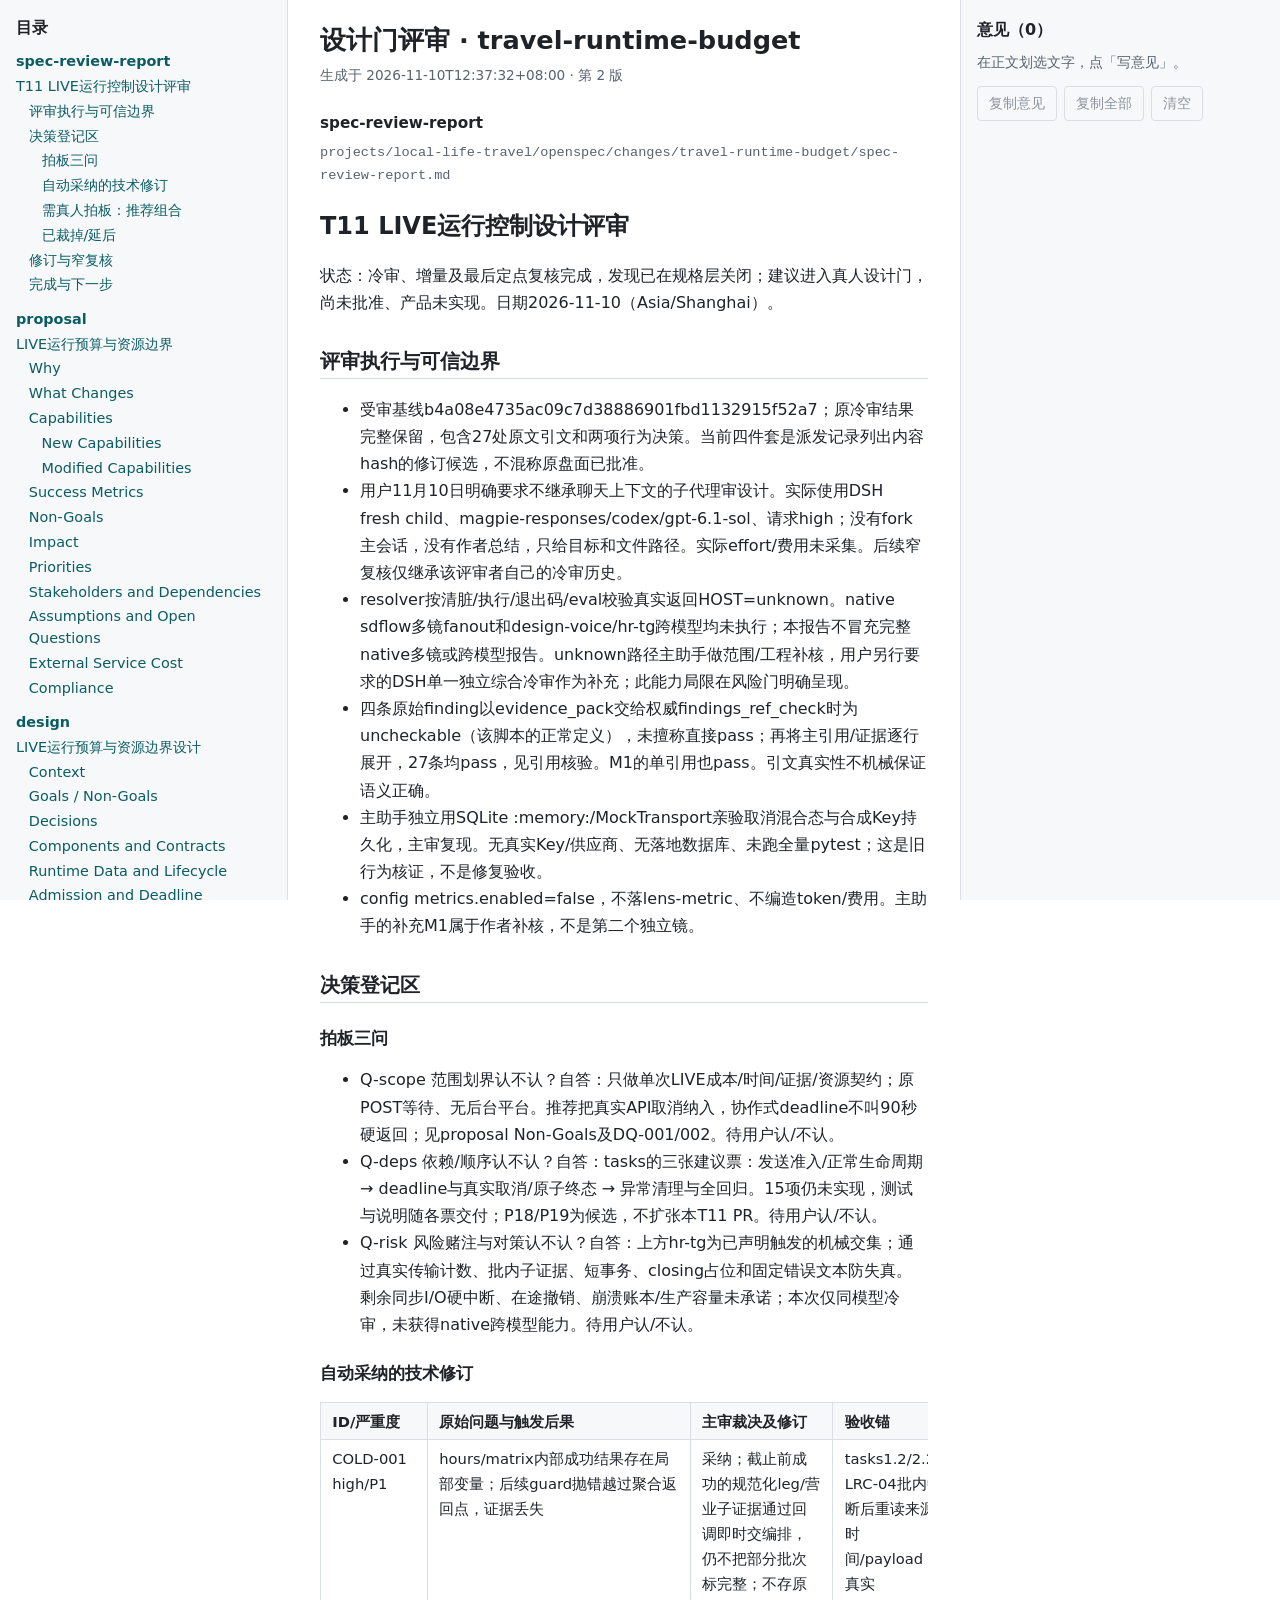
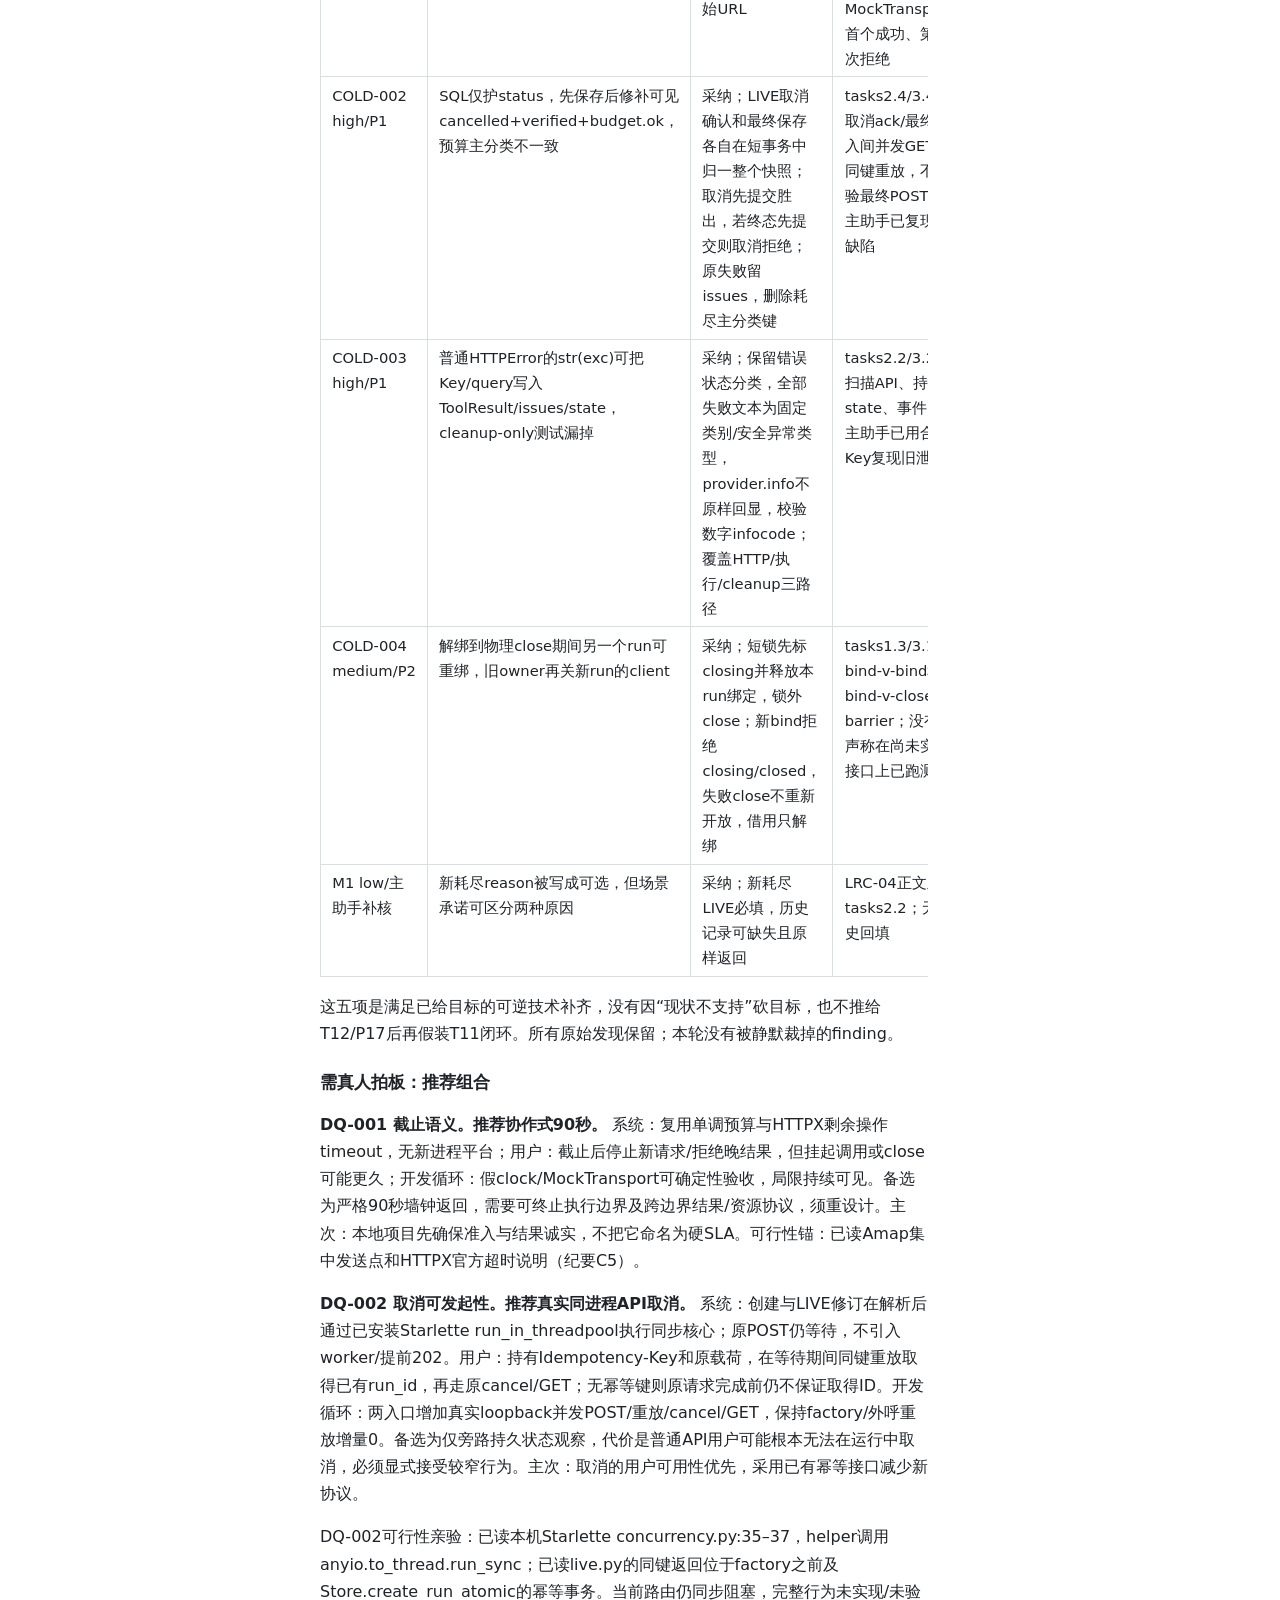
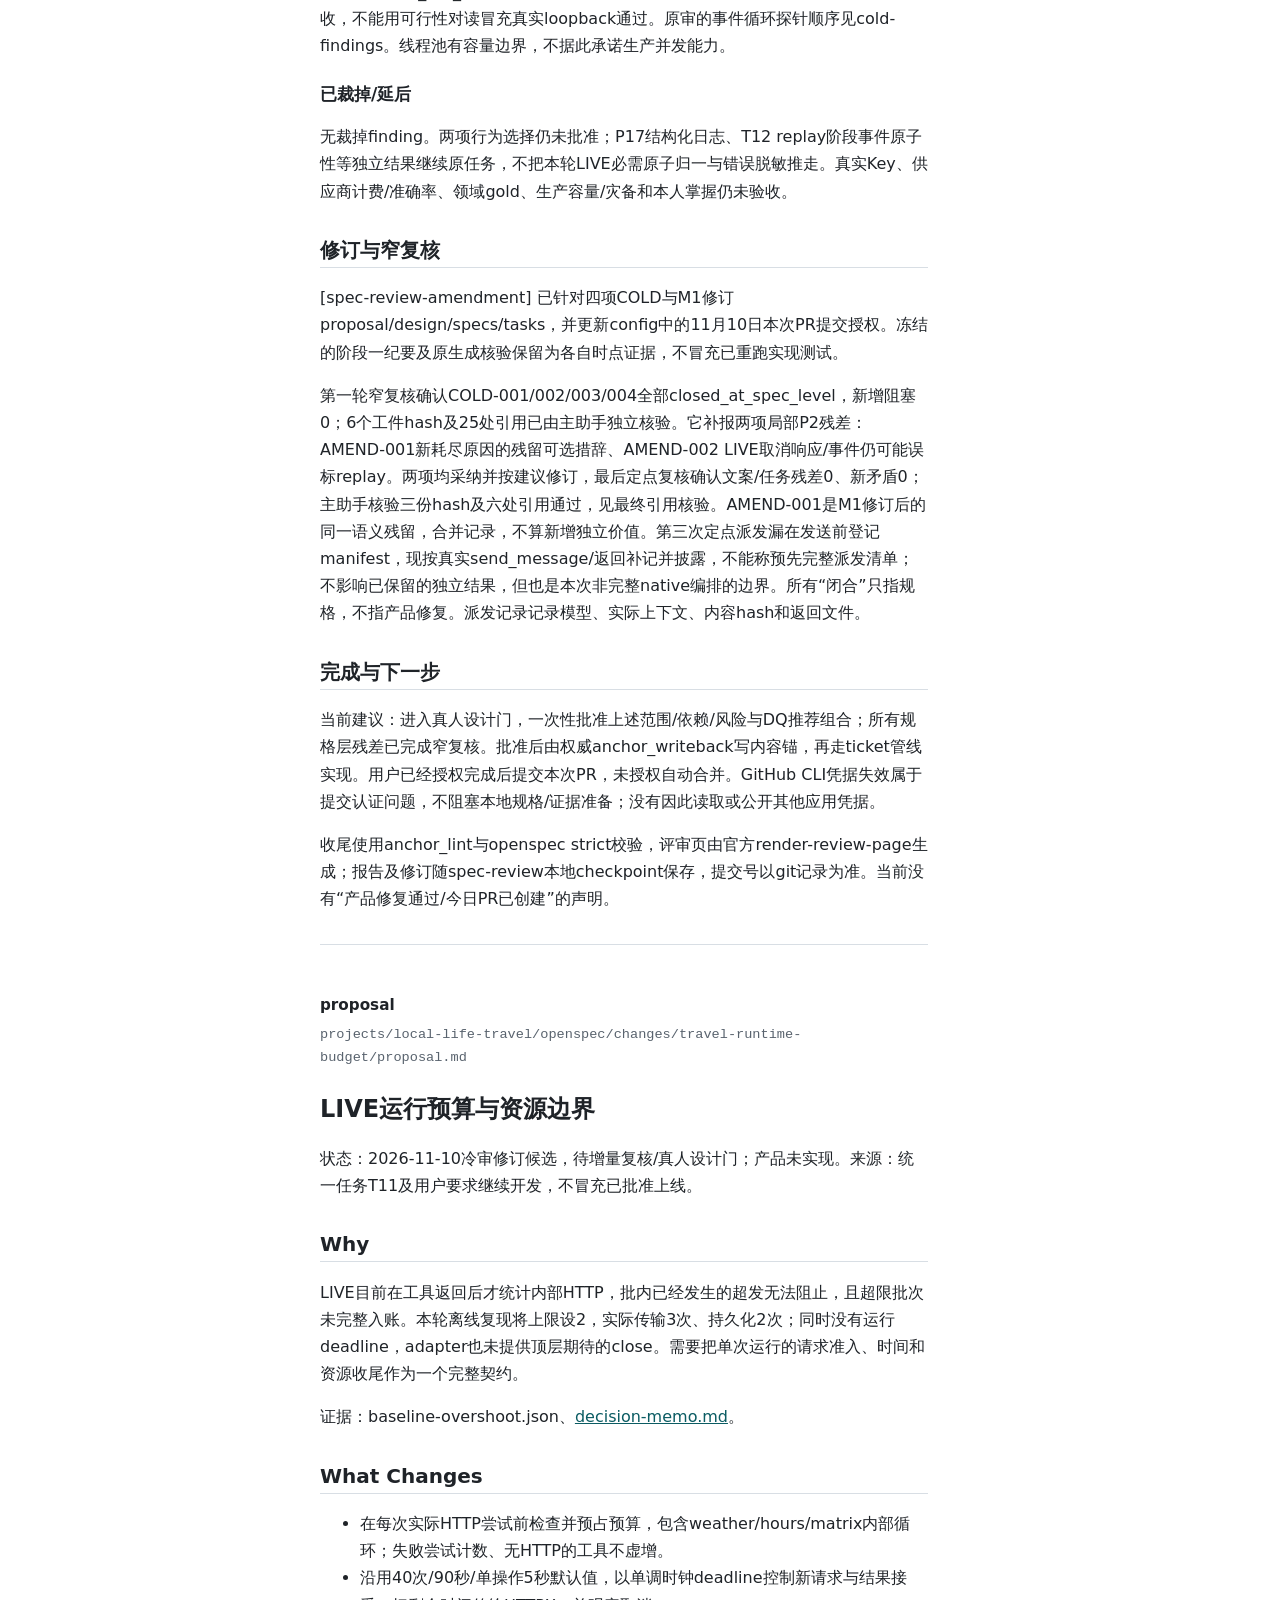
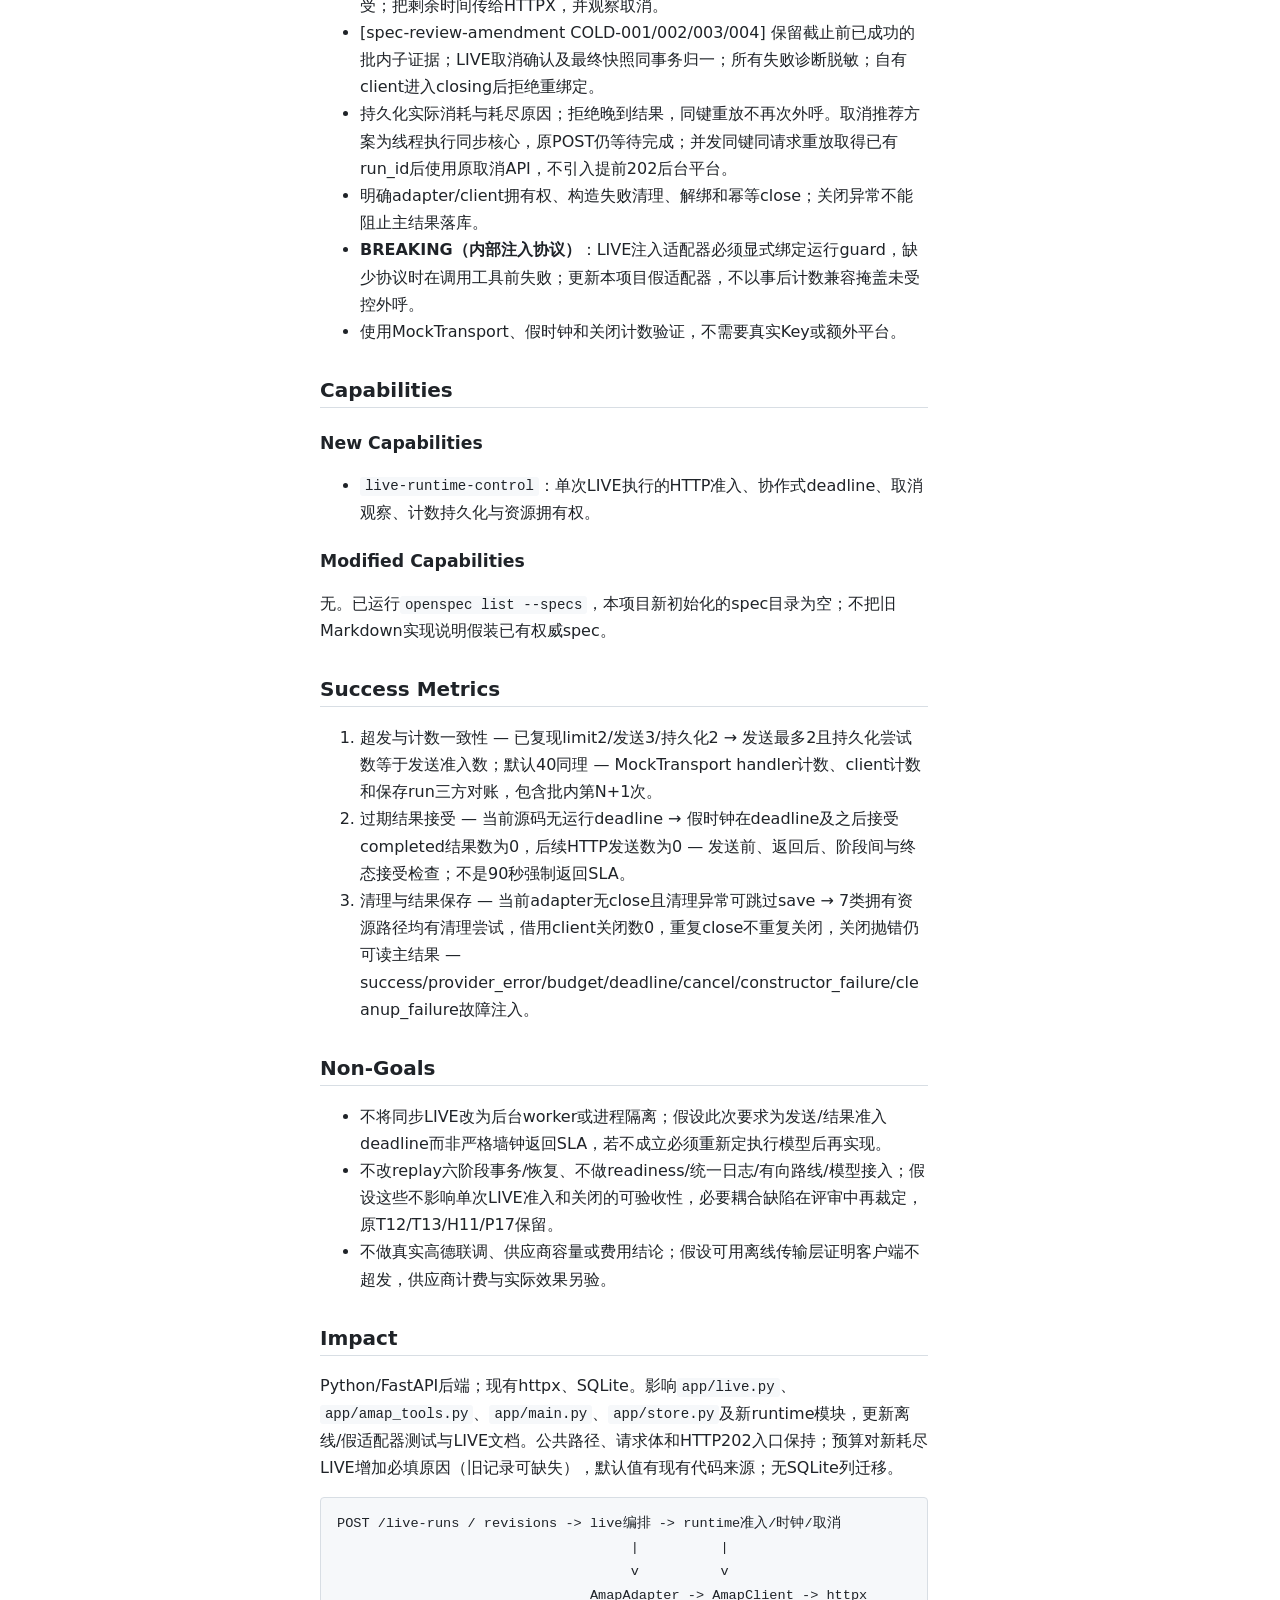
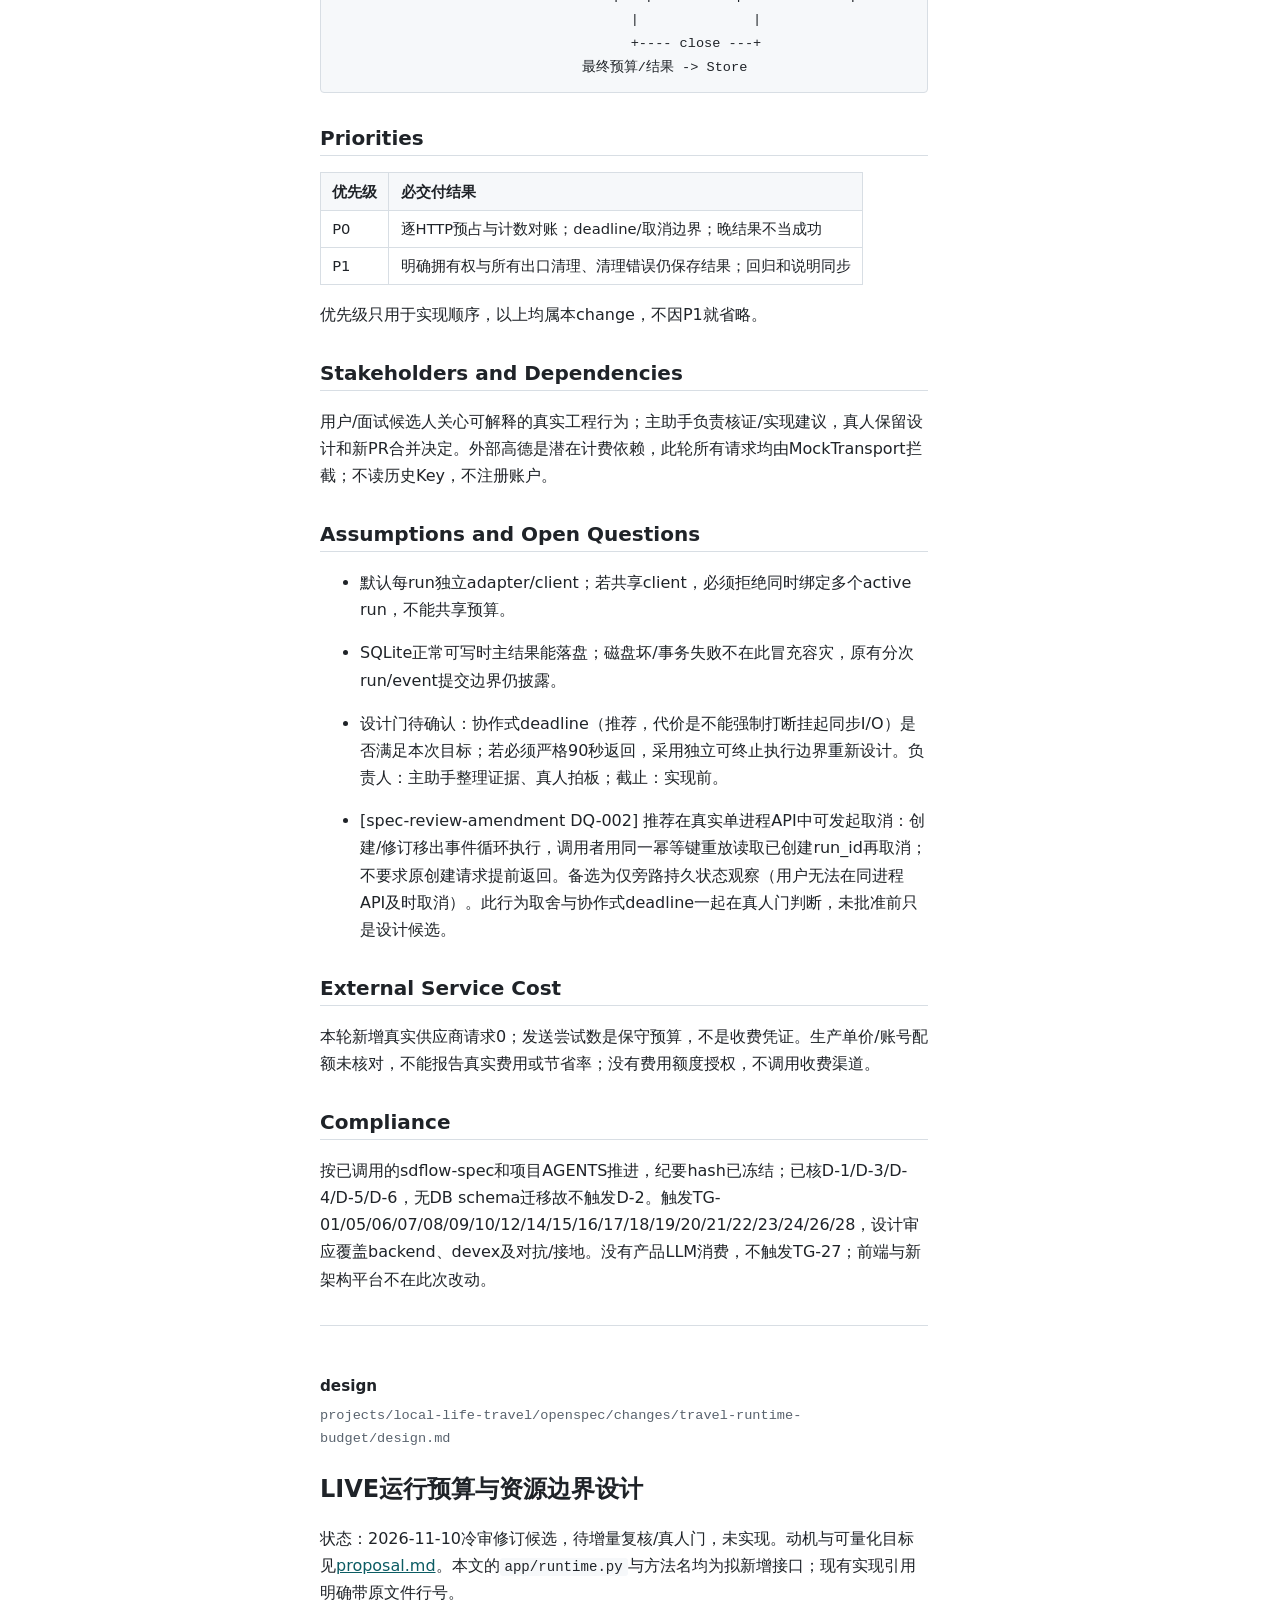
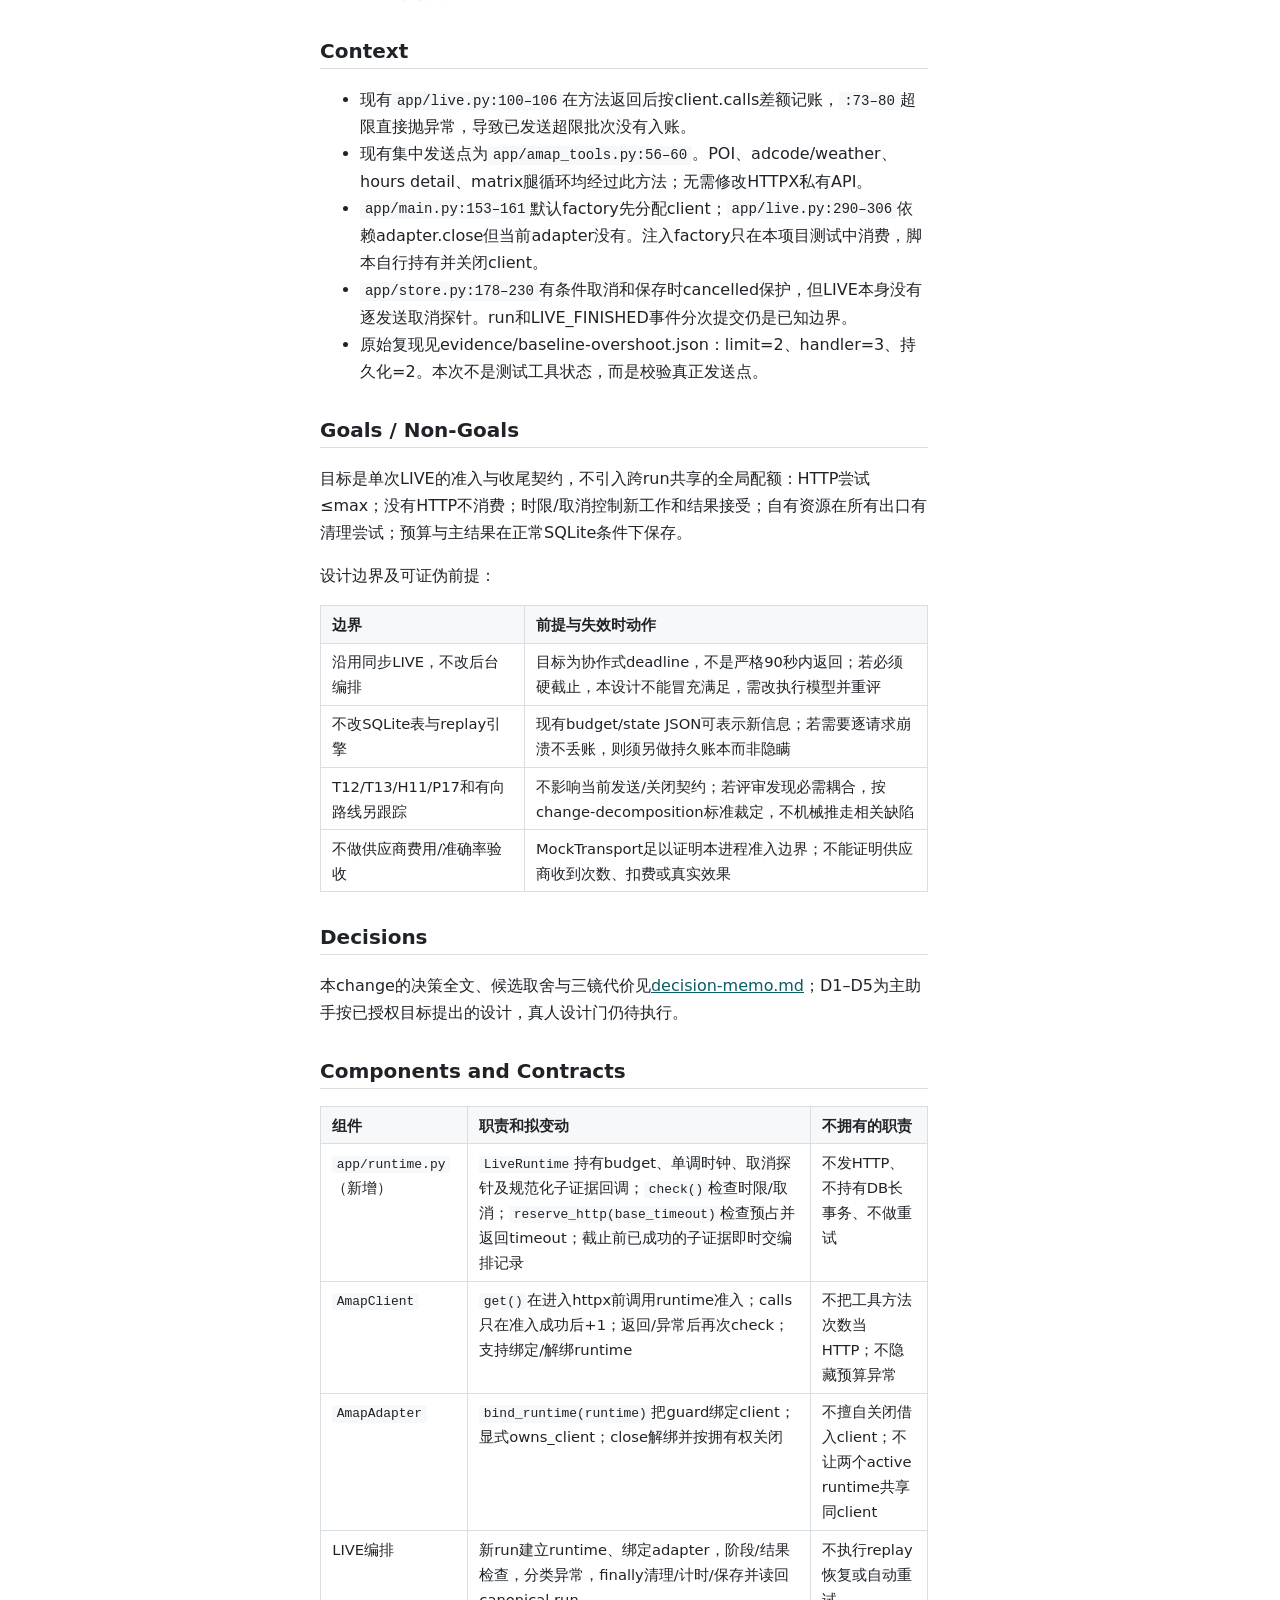
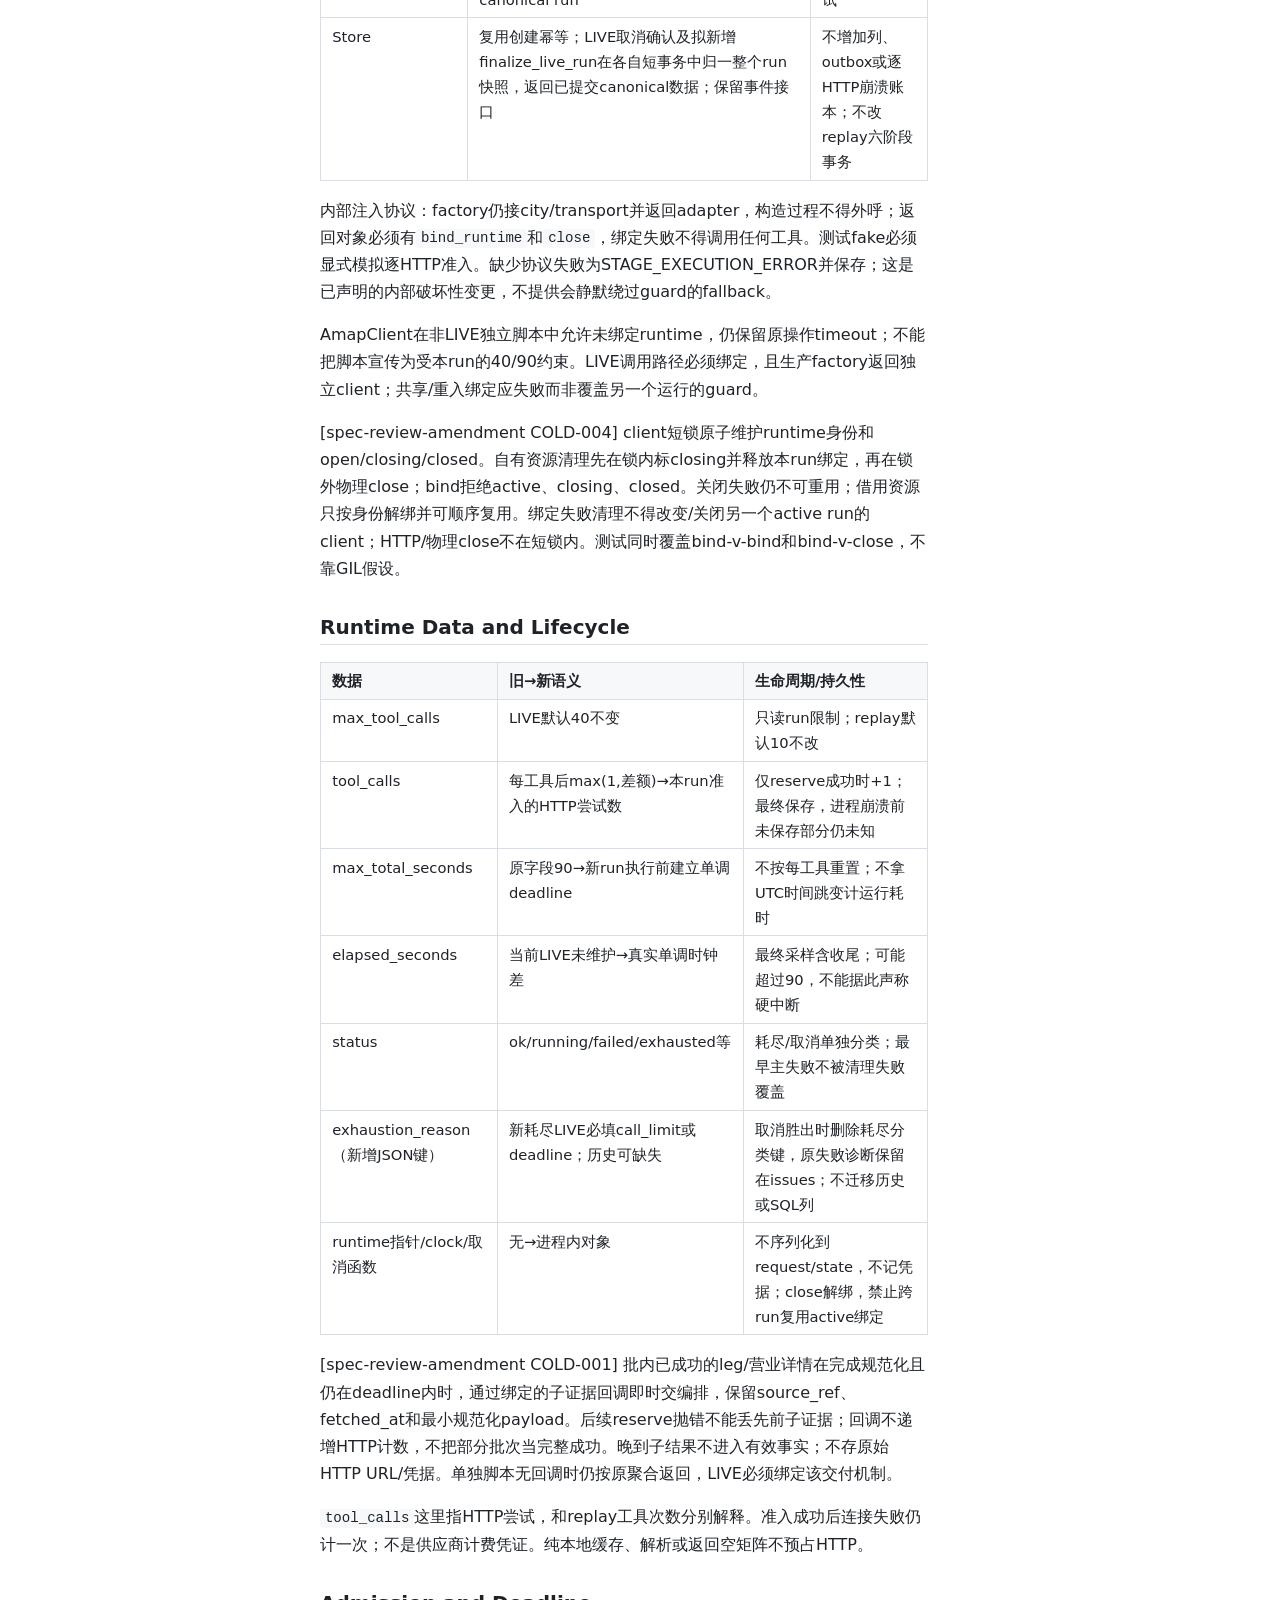
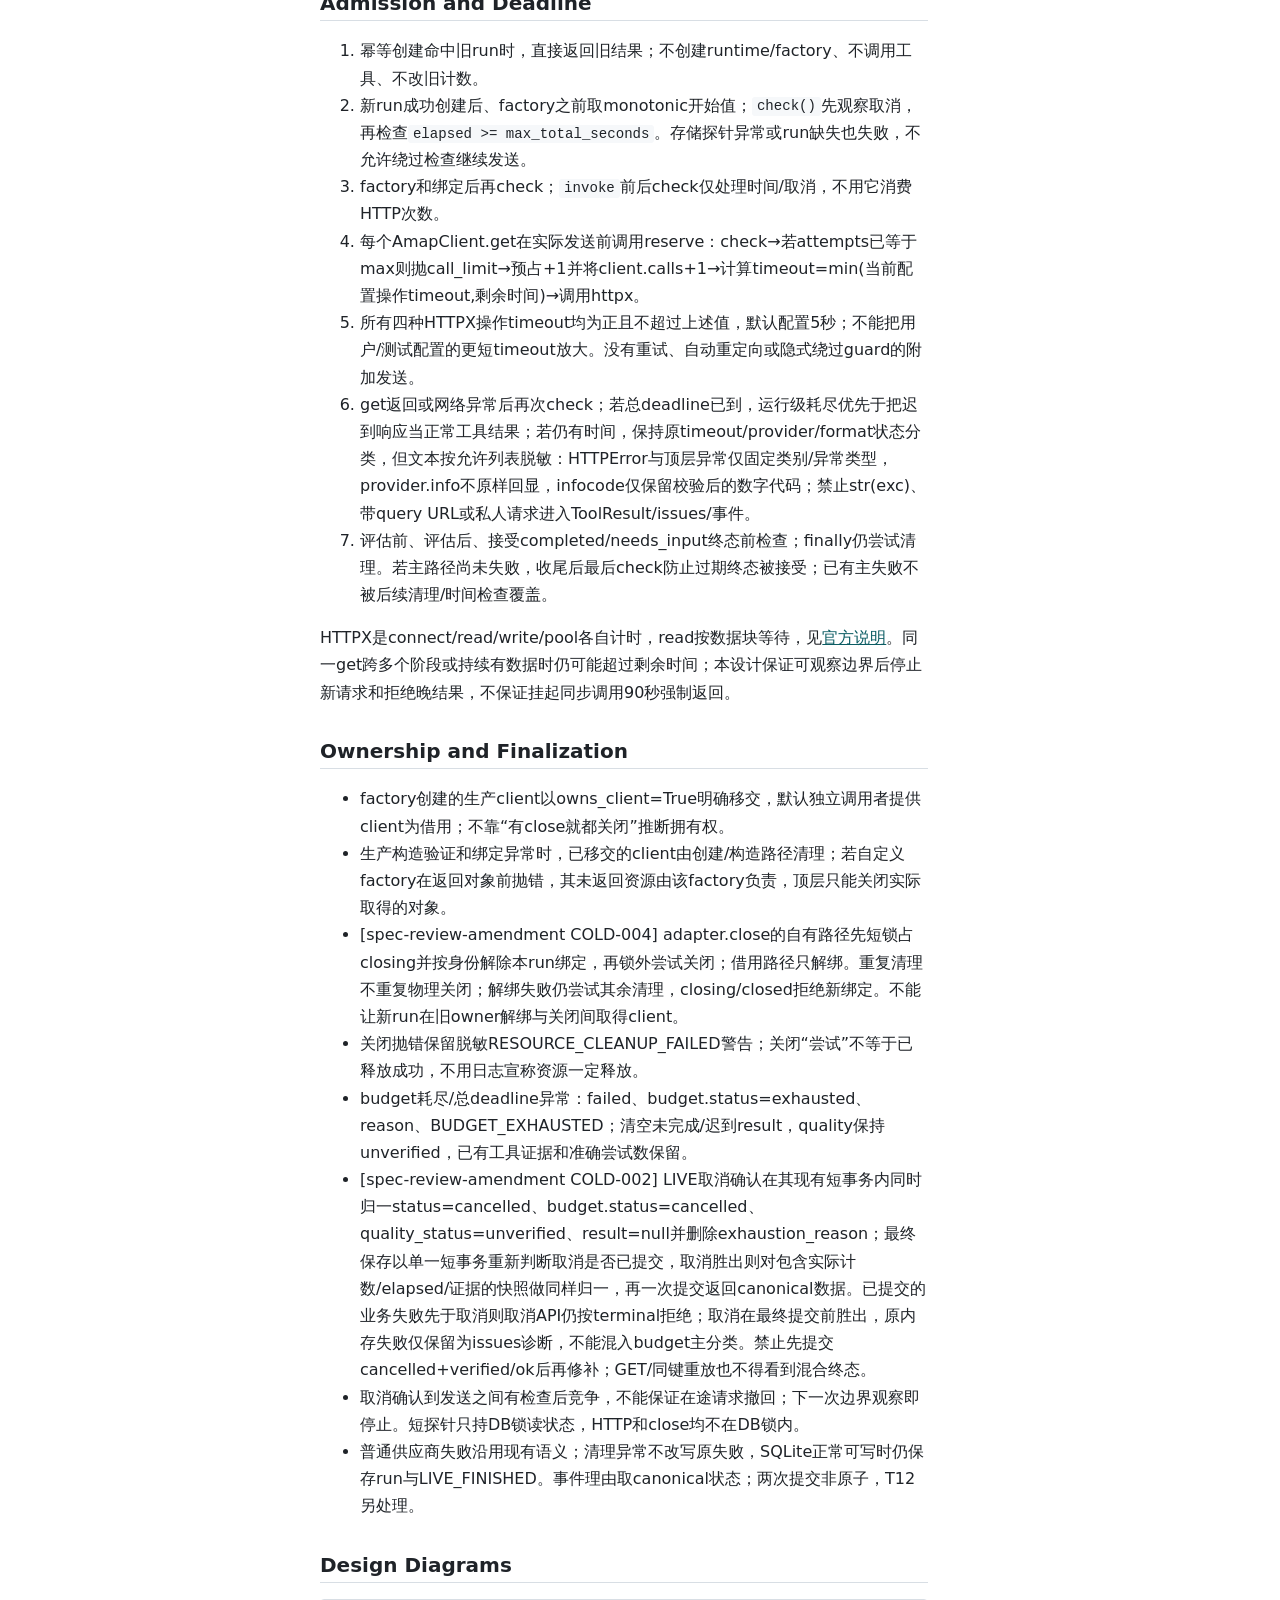
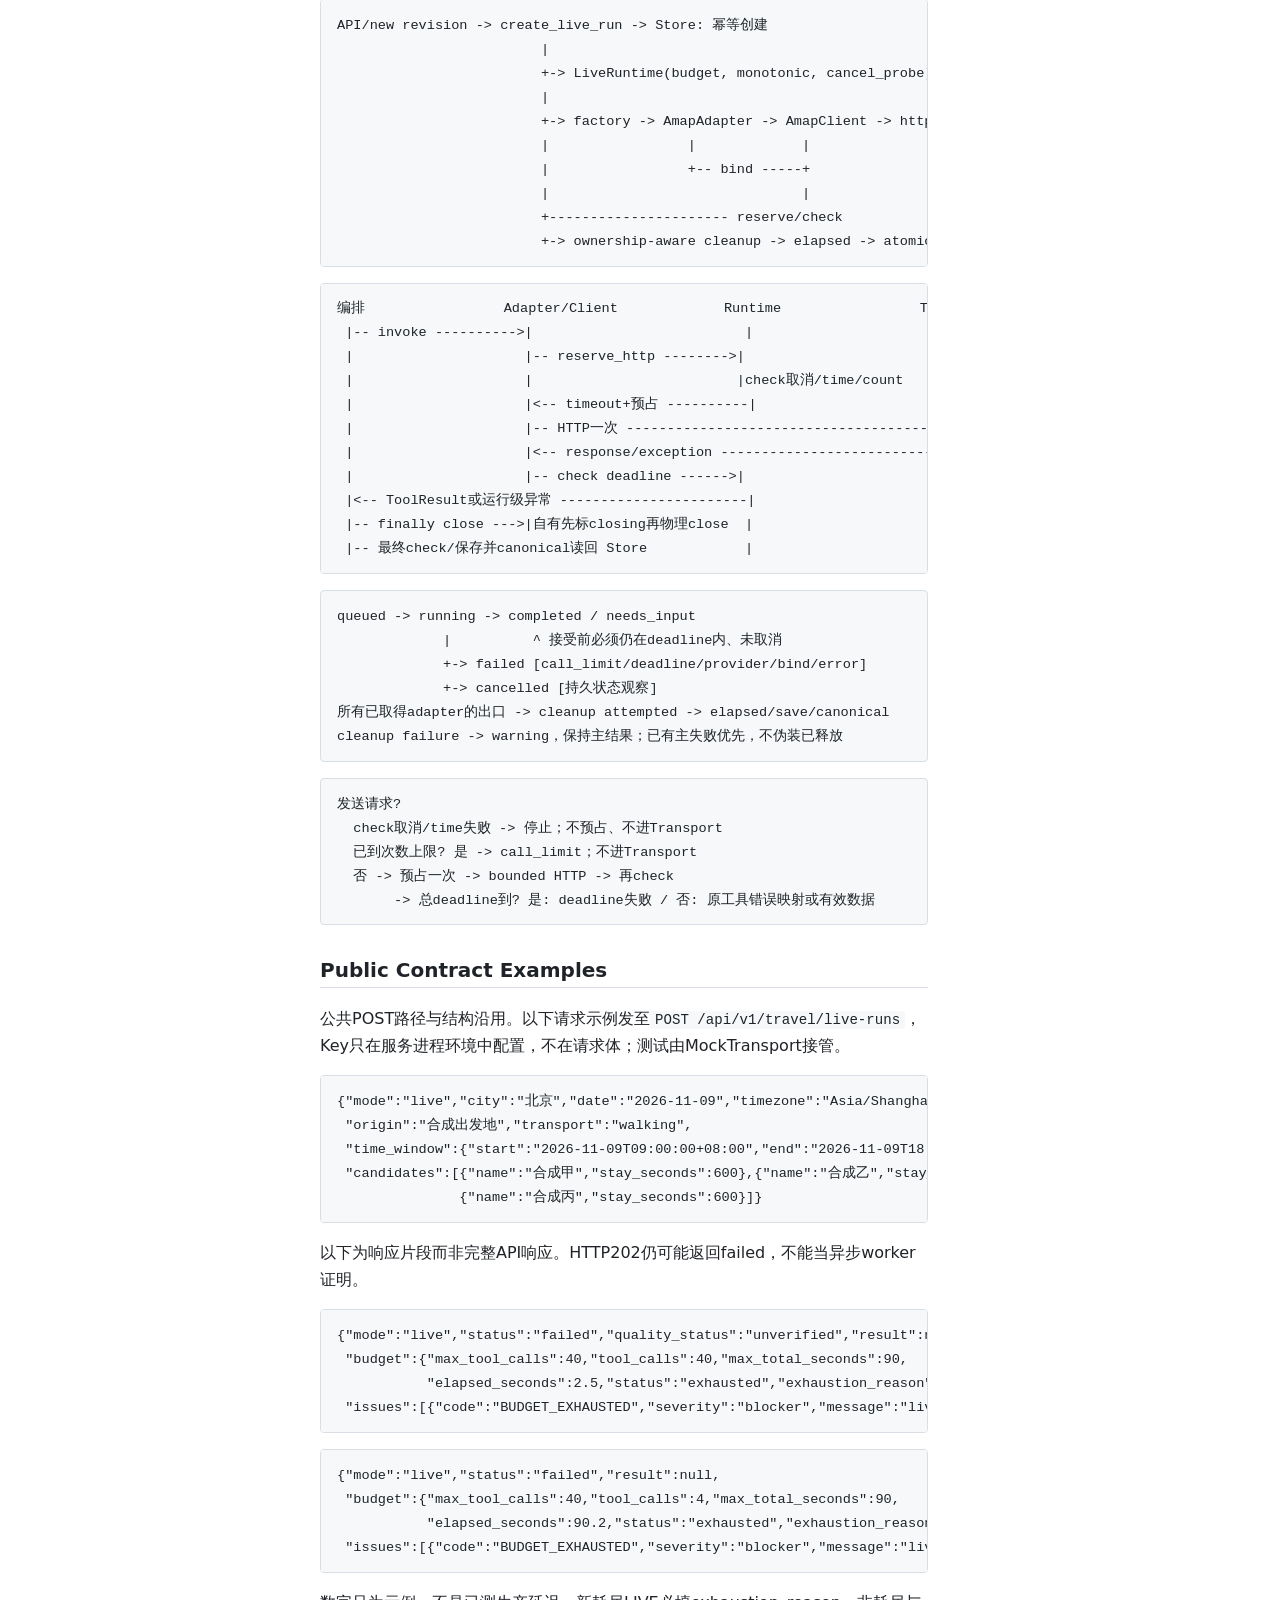
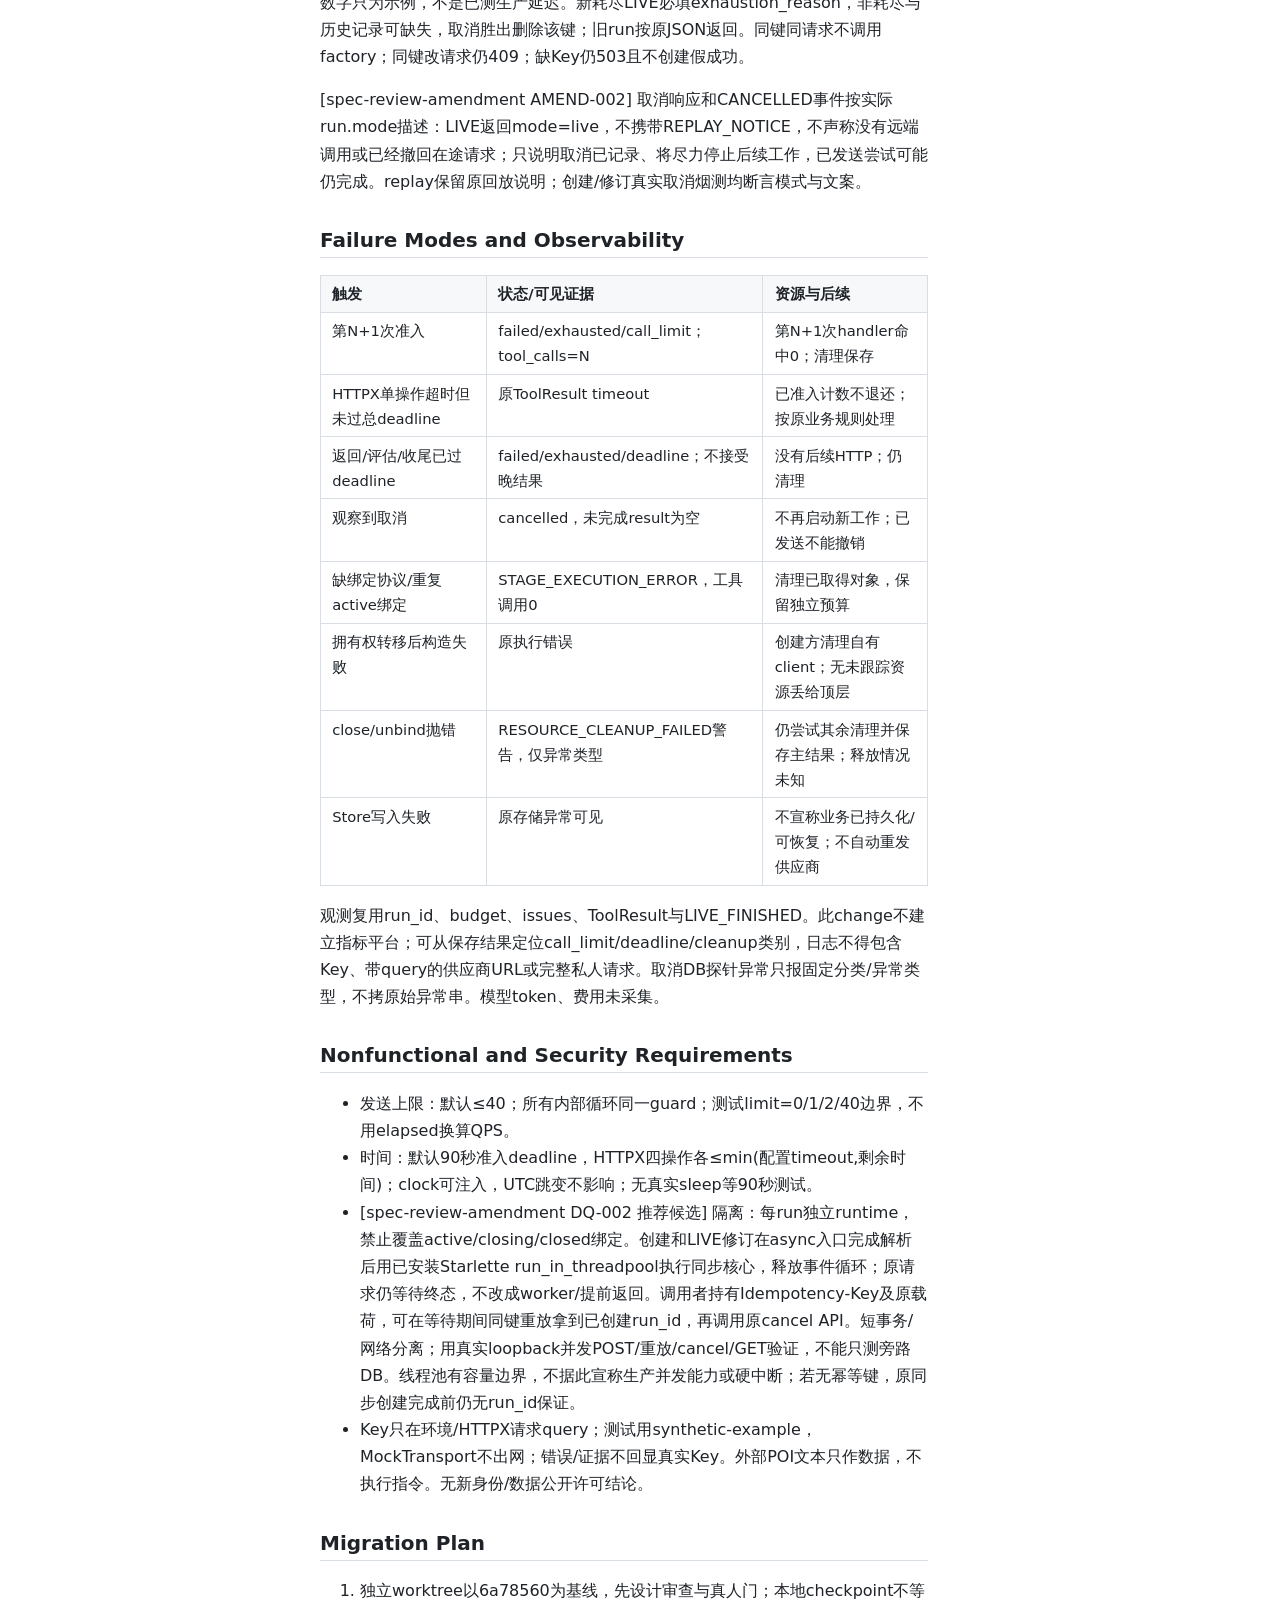
<file: projects/local-life-travel/openspec/changes/travel-runtime-budget/review/design-gate.html>
<!DOCTYPE html>
<html lang="zh-CN">
<head>
<meta http-equiv="Content-Security-Policy" content="default-src 'none'; script-src 'sha256-uCuTNEBti90WtiNsCN4ctlsqhZhzypUD2cwLKSyjwSo=' 'sha256-FSABriFXkgtWqYjdaUCLMt+1JjS0f6DiLHtsLshWzS8=' https://cdn.jsdelivr.net/npm/mermaid@12.2.0/dist/mermaid.min.js; style-src 'unsafe-inline'; img-src data:; connect-src 'none'; base-uri 'none'; form-action 'none'">
<meta charset="utf-8">
<meta name="viewport" content="width=device-width, initial-scale=1">
<title>设计门评审 · travel-runtime-budget</title>
<style>
:root {
  --fg: #1f2328;
  --muted: #59636e;
  --line: #d8dee4;
  --bg: #ffffff;
  --bg-soft: #f6f8fa;
  --accent: #0b5c63;
  --warn-bg: #fff4d6;
  --warn-fg: #6b4e00;
  --err-bg: #fde8e8;
  --err-fg: #8a1c1c;
}
* { box-sizing: border-box; }
html { scroll-behavior: smooth; }
body {
  margin: 0;
  color: var(--fg);
  background: var(--bg);
  font: 16px/1.7 system-ui, -apple-system, "Segoe UI", "PingFang SC", "Microsoft YaHei", sans-serif;
  display: grid;
  grid-template-columns: 18rem minmax(0, 1fr);
  align-items: start;
}
body.has-notes { grid-template-columns: 18rem minmax(0, 1fr) 20rem; }
.skip-link {
  position: absolute; left: -999px; top: 0;
  background: var(--accent); color: #fff; padding: .5rem 1rem; z-index: 10;
}
.skip-link:focus { left: 0; }
a { color: var(--accent); }
:focus-visible { outline: 2px solid var(--accent); outline-offset: 2px; }

#toc-wrap {
  position: sticky; top: 0; height: 100vh; overflow: auto;
  padding: 1rem; border-right: 1px solid var(--line); background: var(--bg-soft);
  font-size: .9rem; line-height: 1.5;
}
#toc-wrap summary { display: none; font-weight: 600; cursor: pointer; }
#toc-title { margin: 0 0 .5rem; font-size: 1rem; }
#toc ul { list-style: none; margin: 0; padding: 0; }
#toc > ul > li { margin: .6rem 0; }
#toc a { text-decoration: none; display: block; padding: .1rem 0; overflow-wrap: anywhere; }
#toc a:hover { text-decoration: underline; }
#toc .doc-link { font-weight: 600; }
#toc .lvl-2 { padding-left: .8rem; }
#toc .lvl-3 { padding-left: 1.6rem; color: var(--muted); }

main { padding: 1.5rem 2rem 4rem; max-width: 56rem; min-width: 0; }
.page-title { margin: 0 0 .4rem; font-size: 1.6rem; line-height: 1.3; }
.page-meta { margin: 0 0 1.5rem; color: var(--muted); font-size: .85rem; overflow-wrap: anywhere; }
.page-meta:empty { display: none; }
.doc { margin: 0 0 3rem; padding-bottom: 1rem; border-bottom: 1px solid var(--line); }
.doc-head {
  display: flex; flex-wrap: wrap; gap: .25rem .75rem; align-items: baseline;
  margin-bottom: 1rem; color: var(--muted); font-size: .85rem;
}
.doc-label { color: var(--fg); font-weight: 700; font-size: .95rem; }
.doc-path { font-family: ui-monospace, SFMono-Regular, Menlo, Consolas, monospace; overflow-wrap: anywhere; }
.doc-body h1, .doc-body h2, .doc-body h3, .doc-body h4 { line-height: 1.3; scroll-margin-top: 1rem; }
.doc-body h1 { font-size: 1.5rem; margin-top: 1.5rem; }
.doc-body h2 { font-size: 1.25rem; margin-top: 2rem; padding-bottom: .25rem; border-bottom: 1px solid var(--line); }
.doc-body h3 { font-size: 1.08rem; margin-top: 1.5rem; }
.doc-body p, .doc-body li { overflow-wrap: anywhere; }
.doc-body blockquote { margin: 1rem 0; padding: .1rem 1rem; border-left: 3px solid var(--line); color: var(--muted); }
.doc-body code {
  font: .88em ui-monospace, SFMono-Regular, Menlo, Consolas, monospace;
  background: var(--bg-soft); padding: .1em .35em; border-radius: 3px;
}
.doc-body pre {
  background: var(--bg-soft); border: 1px solid var(--line); border-radius: 4px;
  padding: .8rem 1rem; overflow-x: auto; line-height: 1.5;
}
.doc-body pre code { background: none; padding: 0; font-size: .85rem; }
.doc-body pre.raw-html { white-space: pre-wrap; overflow-wrap: anywhere; }
.table-wrap { overflow-x: auto; margin: 1rem 0; }
.doc-body table { border-collapse: collapse; font-size: .92rem; }
.doc-body th, .doc-body td { border: 1px solid var(--line); padding: .35rem .7rem; text-align: left; vertical-align: top; }
.doc-body th { background: var(--bg-soft); }
.doc-body img { max-width: 100%; }
.doc-body hr { border: 0; border-top: 1px solid var(--line); margin: 2rem 0; }
.doc-meta { margin: 0 0 1rem; font-size: .85rem; color: var(--muted); }
.doc-meta summary { cursor: pointer; }
.doc-meta pre {
  margin: .4rem 0 0; padding: .5rem .8rem; background: var(--bg-soft); border: 1px solid var(--line); border-radius: 4px;
  overflow-x: auto; white-space: pre-wrap; overflow-wrap: anywhere; color: var(--fg);
}
.doc-error {
  background: var(--err-bg); color: var(--err-fg); padding: .6rem 1rem; border-radius: 4px; margin-bottom: .75rem;
}
.mermaid-note {
  background: var(--warn-bg); color: var(--warn-fg); padding: .35rem .8rem; border-radius: 4px;
  margin: 1rem 0 .25rem; font-size: .85rem;
}
.mermaid-fig { overflow-x: auto; margin: 1rem 0; }
.mermaid-fig svg { max-width: 100%; height: auto; }

#sdflow-notes {
  position: sticky; top: 0; height: 100vh; overflow: auto;
  padding: 1rem; border-left: 1px solid var(--line); background: var(--bg-soft);
}
#sdflow-notes[hidden] { display: none; }

.notice {
  grid-column: 1 / -1;
  background: var(--warn-bg); color: var(--warn-fg); padding: .5rem 1rem; border-bottom: 1px solid var(--line);
}
main:focus { outline: none; }
mark.sdflow-hl {
  background: #ffe58a; color: inherit;
  text-decoration: underline; text-decoration-color: #9a3412; text-decoration-thickness: 2px; text-underline-offset: 2px;
}
mark.sdflow-hl.flash { background: #ffc94d; }
mark.sdflow-saved-hl {
  background: #e6f4f1; color: inherit; border: 2px dashed var(--accent); border-radius: 2px; padding: 0 1px;
  -webkit-box-decoration-break: clone; box-decoration-break: clone;
}
/* 跨节点意见按段绘制：左边框只在首段、右边框只在末段，段间不出现竖线。 */
mark.sdflow-saved-hl[data-seg="first"] { border-right-width: 0; border-top-right-radius: 0; border-bottom-right-radius: 0; padding-right: 0; }
mark.sdflow-saved-hl[data-seg="mid"] { border-left-width: 0; border-right-width: 0; border-radius: 0; padding-left: 0; padding-right: 0; }
mark.sdflow-saved-hl[data-seg="last"] { border-left-width: 0; border-top-left-radius: 0; border-bottom-left-radius: 0; padding-left: 0; }
mark.sdflow-saved-hl.flash { background: #b8e0d8; }
#sdflow-annotate {
  position: fixed; z-index: 15; font: inherit; font-size: .9rem;
  background: var(--accent); color: #fff; border: 0; border-radius: 4px; padding: .35rem .8rem; cursor: pointer;
  box-shadow: 0 2px 8px rgba(0, 0, 0, .25);
}
#sdflow-annotate[hidden] { display: none; }
.sdflow-btn {
  font: inherit; font-size: .85rem; padding: .3rem .7rem; cursor: pointer;
  background: #fff; color: var(--fg); border: 1px solid var(--line); border-radius: 4px;
}
.sdflow-btn.primary { background: var(--accent); color: #fff; border-color: var(--accent); }
.sdflow-btn:disabled { color: #8c959f; background: var(--bg-soft); border-color: var(--line); cursor: not-allowed; }
.overlay {
  position: fixed; inset: 0; z-index: 20; background: rgba(31, 35, 40, .4);
  display: flex; align-items: center; justify-content: center; padding: 1rem;
}
.overlay[hidden] { display: none; }
.dlg-panel {
  background: #fff; border-radius: 6px; padding: 1rem 1.25rem; width: min(40rem, 100%);
  max-height: 90vh; overflow: auto; box-shadow: 0 8px 32px rgba(0, 0, 0, .3);
}
.dlg-panel h2 { margin: 0 0 .5rem; font-size: 1.1rem; }
.dlg-quote {
  margin: 0 0 .75rem; padding: .3rem .8rem; border-left: 3px solid var(--line); color: var(--muted);
  max-height: 7rem; overflow: auto; white-space: pre-wrap; overflow-wrap: anywhere; font-size: .9rem;
}
.dlg-panel textarea {
  width: 100%; font: inherit; font-size: .95rem; padding: .5rem; border: 1px solid var(--line); border-radius: 4px; resize: vertical;
}
.dlg-hint { margin: .4rem 0 .75rem; color: var(--muted); font-size: .8rem; }
.dlg-error { margin: .4rem 0 0; color: var(--warn-fg); font-size: .85rem; }
.dlg-error:empty { margin: 0; }
.dlg-panel textarea[aria-invalid="true"] { border-color: var(--warn-fg); }
.notes-hint { margin: 0 0 .5rem; color: var(--muted); font-size: .85rem; }
.notes-hint:empty { margin: 0; }
.dlg-actions { display: flex; gap: .5rem; justify-content: flex-end; }
#sdflow-notes h2 { margin: 0 0 .5rem; font-size: 1rem; }
.notes-actions { display: flex; flex-wrap: wrap; gap: .4rem; margin-bottom: .75rem; }
.notes-empty { color: var(--muted); font-size: .85rem; margin: 0 0 .75rem; }
.notes-list { list-style: none; margin: 0; padding: 0; }
.note-item { border: 1px solid var(--line); background: #fff; border-radius: 4px; padding: .5rem .7rem; margin-bottom: .6rem; font-size: .85rem; line-height: 1.5; }
.note-head { color: var(--muted); font-size: .8rem; overflow-wrap: anywhere; }
.saved-group { margin-top: 1rem; }
.saved-group h3 { margin: 0 0 .5rem; font-size: .95rem; }
.note-item.saved-item { border-style: dashed; border-color: var(--accent); }
.note-badge { display: inline-block; margin-left: .4rem; padding: 0 .4rem; border-radius: 3px; background: var(--bg-soft); border: 1px solid var(--line); color: var(--muted); font-size: .75rem; }
.note-quote { margin: .3rem 0; padding-left: .6rem; border-left: 3px solid #ffe58a; color: var(--muted); overflow-wrap: anywhere; white-space: pre-wrap; max-height: 5rem; overflow: auto; }
.note-comment { white-space: pre-wrap; overflow-wrap: anywhere; }
.note-disposition { margin-top: .3rem; color: var(--muted); font-size: .8rem; white-space: pre-wrap; overflow-wrap: anywhere; }
.note-actions { display: flex; gap: .4rem; margin-top: .4rem; }
.review-section { margin: 0 0 3rem; padding-bottom: 1rem; border-bottom: 1px solid var(--line); }
.review-section h2 { margin: 0 0 .75rem; font-size: 1.25rem; line-height: 1.3; scroll-margin-top: 1rem; }
.review-section h3 { margin: 1.25rem 0 .5rem; font-size: 1.05rem; }
.review-section .notes-list .note-item { font-size: .9rem; }
.rev-item div { overflow-wrap: anywhere; }
.rev-item div:first-child { font-weight: 600; }
.sdflow-empty { color: var(--muted); margin: 0; }
.sr-only { position: absolute; width: 1px; height: 1px; overflow: hidden; clip: rect(0 0 0 0); white-space: nowrap; }

@media (max-width: 899px) {
  body, body.has-notes { display: block; }
  #toc-wrap {
    position: static; height: auto; border-right: 0; border-bottom: 1px solid var(--line);
  }
  #toc-wrap summary { display: block; }
  #toc-title { display: none; }
  main { padding: 1rem 1rem 3rem; }
  #sdflow-notes { position: static; height: auto; border-left: 0; border-top: 1px solid var(--line); }
}
</style>
</head>
<body>
<a class="skip-link" href="#main">跳到正文</a>
<nav id="toc-wrap" aria-label="目录">
<details id="toc-details" open>
<summary>目录</summary>
<h2 id="toc-title">目录</h2>
<div id="toc"></div>
</details>
</nav>
<main id="main">
<h1 class="page-title">设计门评审 · travel-runtime-budget</h1>
<p class="page-meta" id="sdflow-gen-meta"></p>
<div id="docs"></div>
</main>
<aside id="sdflow-notes" aria-label="意见" hidden></aside>
<script type="application/json" id="sdflow-docs">[{"label":"spec-review-report","path":"projects/local-life-travel/openspec/changes/travel-runtime-budget/spec-review-report.md","text":"# T11 LIVE运行控制设计评审\n\n状态：冷审、增量及最后定点复核完成，发现已在规格层关闭；建议进入真人设计门，尚未批准、产品未实现。日期2026-11-10（Asia/Shanghai）。\n\n## 评审执行与可信边界\n\n- 受审基线b4a08e4735ac09c7d38886901fbd1132915f52a7；原[冷审结果](review/cold-findings.json)完整保留，包含27处原文引文和两项行为决策。当前四件套是[派发记录](review-dispatch.json)列出内容hash的修订候选，不混称原盘面已批准。\n- 用户11月10日明确要求不继承聊天上下文的子代理审设计。实际使用DSH fresh child、magpie-responses/codex/gpt-6.1-sol、请求high；没有fork主会话，没有作者总结，只给目标和文件路径。实际effort/费用未采集。后续窄复核仅继承该评审者自己的冷审历史。\n- resolver按清脏/执行/退出码/eval校验真实返回HOST=unknown。native sdflow多镜fanout和design-voice/hr-tg跨模型均未执行；本报告不冒充完整native多镜或跨模型报告。unknown路径主助手做范围/工程补核，用户另行要求的DSH单一独立综合冷审作为补充；此能力局限在风险门明确呈现。\n- 四条原始finding以evidence_pack交给权威findings_ref_check时为uncheckable（该脚本的正常定义），未擅称直接pass；再将主引用/证据逐行展开，27条均pass，见[引用核验](review/citation-check.json)。M1的单引用也pass。引文真实性不机械保证语义正确。\n- 主助手独立用SQLite :memory:/MockTransport亲验取消混合态与合成Key持久化，[主审复现](review/main-verification.json)。无真实Key/供应商、无落地数据库、未跑全量pytest；这是旧行为核证，不是修复验收。\n- config metrics.enabled=false，不落lens-metric、不编造token/费用。主助手的[补充M1](review/main-findings.json)属于作者补核，不是第二个独立镜。\n\n\u003c!-- sdflow:step1-broad-review v1 mode=\"main-session\" --\u003e\n\u003c!-- sdflow:hr-tg v1 hit=\"TG-06,TG-07,TG-08,TG-09,TG-16,TG-17,TG-26\" declared=\"TG-01,TG-05,TG-06,TG-07,TG-08,TG-09,TG-10,TG-12,TG-14,TG-15,TG-16,TG-17,TG-18,TG-19,TG-20,TG-21,TG-22,TG-23,TG-24,TG-26,TG-28\" evidence=\"LIVE预算JSON与API错误合约、外部HTTP/取消/拥有权共享状态；无DB表迁移\" --\u003e\n\u003c!-- sdflow:declared-sites v1 declared=\"design-voice,hr-tg\" --\u003e\n\u003c!-- sdflow:outside-voice v1 site=\"design-voice\" host=\"unknown\" runner=\"none\" reason_code=\"host-unknown\" findings=\"0\" truncated=\"false\" --\u003e\n\u003c!-- sdflow:outside-voice v1 site=\"hr-tg\" host=\"unknown\" runner=\"none\" reason_code=\"host-unknown\" findings=\"0\" truncated=\"false\" --\u003e\n\n## 决策登记区\n\n### 拍板三问\n\n- Q-scope 范围划界认不认？自答：只做单次LIVE成本/时间/证据/资源契约；原POST等待、无后台平台。推荐把真实API取消纳入，协作式deadline不叫90秒硬返回；见proposal Non-Goals及DQ-001/002。待用户认/不认。\n- Q-deps 依赖/顺序认不认？自答：tasks的三张建议票：发送准入/正常生命周期 → deadline与真实取消/原子终态 → 异常清理与全回归。15项仍未实现，测试与说明随各票交付；P18/P19为候选，不扩张本T11 PR。待用户认/不认。\n- Q-risk 风险赌注与对策认不认？自答：上方hr-tg为已声明触发的机械交集；通过真实传输计数、批内子证据、短事务、closing占位和固定错误文本防失真。剩余同步I/O硬中断、在途撤销、崩溃账本/生产容量未承诺；本次仅同模型冷审，未获得native跨模型能力。待用户认/不认。\n\n\u003c!-- sdflow:gate-questions v1 q=\"scope,deps,risk\" --\u003e\n\n### 自动采纳的技术修订\n\n| ID/严重度 | 原始问题与触发后果 | 主审裁决及修订 | 验收锚 |\n|---|---|---|---|\n| COLD-001 high/P1 | hours/matrix内部成功结果存在局部变量；后续guard抛错越过聚合返回点，证据丢失 | 采纳；截止前成功的规范化leg/营业子证据通过回调即时交编排，仍不把部分批次标完整；不存原始URL | tasks1.2/2.2，LRC-04批内中断后重读来源/时间/payload；真实MockTransport首个成功、第二次拒绝 |\n| COLD-002 high/P1 | SQL仅护status，先保存后修补可见cancelled+verified+budget.ok，预算主分类不一致 | 采纳；LIVE取消确认和最终保存各自在短事务中归一整个快照；取消先提交胜出，若终态先提交则取消拒绝；原失败留issues，删除耗尽主分类键 | tasks2.4/3.4，取消ack/最终写入间并发GET及同键重放，不只验最终POST；主助手已复现旧缺陷 |\n| COLD-003 high/P1 | 普通HTTPError的str(exc)可把Key/query写入ToolResult/issues/state，cleanup-only测试漏掉 | 采纳；保留错误状态分类，全部失败文本为固定类别/安全异常类型，provider.info不原样回显，校验数字infocode；覆盖HTTP/执行/cleanup三路径 | tasks2.2/3.2，扫描API、持久state、事件；主助手已用合成Key复现旧泄漏 |\n| COLD-004 medium/P2 | 解绑到物理close期间另一个run可重绑，旧owner再关新run的client | 采纳；短锁先标closing并释放本run绑定，锁外close；新bind拒绝closing/closed，失败close不重新开放，借用只解绑 | tasks1.3/3.1，bind-v-bind和bind-v-close barrier；没有声称在尚未实现接口上已跑测试 |\n| M1 low/主助手补核 | 新耗尽reason被写成可选，但场景承诺可区分两种原因 | 采纳；新耗尽LIVE必填，历史记录可缺失且原样返回 | LRC-04正文及tasks2.2；无历史回填 |\n\n这五项是满足已给目标的可逆技术补齐，没有因“现状不支持”砍目标，也不推给T12/P17后再假装T11闭环。所有原始发现保留；本轮没有被静默裁掉的finding。\n\n### 需真人拍板：推荐组合\n\n**DQ-001 截止语义。推荐协作式90秒。** 系统：复用单调预算与HTTPX剩余操作timeout，无新进程平台；用户：截止后停止新请求/拒绝晚结果，但挂起调用或close可能更久；开发循环：假clock/MockTransport可确定性验收，局限持续可见。备选为严格90秒墙钟返回，需要可终止执行边界及跨边界结果/资源协议，须重设计。主次：本地项目先确保准入与结果诚实，不把它命名为硬SLA。可行性锚：已读Amap集中发送点和HTTPX官方超时说明（纪要C5）。\n\n**DQ-002 取消可发起性。推荐真实同进程API取消。** 系统：创建与LIVE修订在解析后通过已安装Starlette run_in_threadpool执行同步核心；原POST仍等待，不引入worker/提前202。用户：持有Idempotency-Key和原载荷，在等待期间同键重放取得已有run_id，再走原cancel/GET；无幂等键则原请求完成前仍不保证取得ID。开发循环：两入口增加真实loopback并发POST/重放/cancel/GET，保持factory/外呼重放增量0。备选为仅旁路持久状态观察，代价是普通API用户可能根本无法在运行中取消，必须显式接受较窄行为。主次：取消的用户可用性优先，采用已有幂等接口减少新协议。\n\nDQ-002可行性亲验：已读本机Starlette concurrency.py:35–37，helper调用anyio.to_thread.run_sync；已读live.py的同键返回位于factory之前及Store.create_run_atomic的幂等事务。当前路由仍同步阻塞，完整行为未实现/未验收，不能用可行性对读冒充真实loopback通过。原审的事件循环探针顺序见cold-findings。线程池有容量边界，不据此承诺生产并发能力。\n\n### 已裁掉/延后\n\n无裁掉finding。两项行为选择仍未批准；P17结构化日志、T12 replay阶段事件原子性等独立结果继续原任务，不把本轮LIVE必需原子归一与错误脱敏推走。真实Key、供应商计费/准确率、领域gold、生产容量/灾备和本人掌握仍未验收。\n\n## 修订与窄复核\n\n[spec-review-amendment] 已针对四项COLD与M1修订proposal/design/specs/tasks，并更新config中的11月10日本次PR提交授权。冻结的阶段一纪要及原生成核验保留为各自时点证据，不冒充已重跑实现测试。\n\n[第一轮窄复核](review/amendment-check.json)确认COLD-001/002/003/004全部closed_at_spec_level，新增阻塞0；6个工件hash及25处引用已由主助手独立核验。它补报两项局部P2残差：AMEND-001新耗尽原因的残留可选措辞、AMEND-002 LIVE取消响应/事件仍可能误标replay。两项均采纳并按建议修订，[最后定点复核](review/final-wording-check.json)确认文案/任务残差0、新矛盾0；主助手核验三份hash及六处引用通过，见[最终引用核验](review/final-citation-check.json)。AMEND-001是M1修订后的同一语义残留，合并记录，不算新增独立价值。第三次定点派发漏在发送前登记manifest，现按真实send_message/返回补记并披露，不能称预先完整派发清单；不影响已保留的独立结果，但也是本次非完整native编排的边界。所有“闭合”只指规格，不指产品修复。[派发记录](review-dispatch.json)记录模型、实际上下文、内容hash和返回文件。\n\n## 完成与下一步\n\n当前建议：进入真人设计门，一次性批准上述范围/依赖/风险与DQ推荐组合；所有规格层残差已完成窄复核。批准后由权威anchor_writeback写内容锚，再走ticket管线实现。用户已经授权完成后提交本次PR，未授权自动合并。GitHub CLI凭据失效属于提交认证问题，不阻塞本地规格/证据准备；没有因此读取或公开其他应用凭据。\n\n收尾使用anchor_lint与openspec strict校验，评审页由官方render-review-page生成；报告及修订随spec-review本地checkpoint保存，提交号以git记录为准。当前没有“产品修复通过/今日PR已创建”的声明。\n"},{"label":"proposal","path":"projects/local-life-travel/openspec/changes/travel-runtime-budget/proposal.md","text":"# LIVE运行预算与资源边界\r\n\r\n状态：2026-11-10冷审修订候选，待增量复核/真人设计门；产品未实现。来源：统一任务T11及用户要求继续开发，不冒充已批准上线。\r\n\r\n## Why\r\n\r\nLIVE目前在工具返回后才统计内部HTTP，批内已经发生的超发无法阻止，且超限批次未完整入账。本轮离线复现将上限设2，实际传输3次、持久化2次；同时没有运行deadline，adapter也未提供顶层期待的close。需要把单次运行的请求准入、时间和资源收尾作为一个完整契约。\r\n\r\n证据：[baseline-overshoot.json](evidence/baseline-overshoot.json)、[decision-memo.md](decision-memo.md)。\r\n\r\n## What Changes\r\n\r\n- 在每次实际HTTP尝试前检查并预占预算，包含weather/hours/matrix内部循环；失败尝试计数、无HTTP的工具不虚增。\r\n- 沿用40次/90秒/单操作5秒默认值，以单调时钟deadline控制新请求与结果接受；把剩余时间传给HTTPX，并观察取消。\r\n- [spec-review-amendment COLD-001/002/003/004] 保留截止前已成功的批内子证据；LIVE取消确认及最终快照同事务归一；所有失败诊断脱敏；自有client进入closing后拒绝重绑定。\r\n- 持久化实际消耗与耗尽原因；拒绝晚到结果，同键重放不再次外呼。取消推荐方案为线程执行同步核心，原POST仍等待完成；并发同键同请求重放取得已有run_id后使用原取消API，不引入提前202后台平台。\r\n- 明确adapter/client拥有权、构造失败清理、解绑和幂等close；关闭异常不能阻止主结果落库。\r\n- **BREAKING（内部注入协议）**：LIVE注入适配器必须显式绑定运行guard，缺少协议时在调用工具前失败；更新本项目假适配器，不以事后计数兼容掩盖未受控外呼。\r\n- 使用MockTransport、假时钟和关闭计数验证，不需要真实Key或额外平台。\r\n\r\n## Capabilities\r\n\r\n### New Capabilities\r\n\r\n- `live-runtime-control`：单次LIVE执行的HTTP准入、协作式deadline、取消观察、计数持久化与资源拥有权。\r\n\r\n### Modified Capabilities\r\n\r\n无。已运行`openspec list --specs`，本项目新初始化的spec目录为空；不把旧Markdown实现说明假装已有权威spec。\r\n\r\n## Success Metrics\r\n\r\n1. 超发与计数一致性 — 已复现limit2/发送3/持久化2 → 发送最多2且持久化尝试数等于发送准入数；默认40同理 — MockTransport handler计数、client计数和保存run三方对账，包含批内第N+1次。\r\n2. 过期结果接受 — 当前源码无运行deadline → 假时钟在deadline及之后接受completed结果数为0，后续HTTP发送数为0 — 发送前、返回后、阶段间与终态接受检查；不是90秒强制返回SLA。\r\n3. 清理与结果保存 — 当前adapter无close且清理异常可跳过save → 7类拥有资源路径均有清理尝试，借用client关闭数0，重复close不重复关闭，关闭抛错仍可读主结果 — success/provider_error/budget/deadline/cancel/constructor_failure/cleanup_failure故障注入。\r\n\r\n## Non-Goals\r\n\r\n- 不将同步LIVE改为后台worker或进程隔离；假设此次要求为发送/结果准入deadline而非严格墙钟返回SLA，若不成立必须重新定执行模型后再实现。\r\n- 不改replay六阶段事务/恢复、不做readiness/统一日志/有向路线/模型接入；假设这些不影响单次LIVE准入和关闭的可验收性，必要耦合缺陷在评审中再裁定，原T12/T13/H11/P17保留。\r\n- 不做真实高德联调、供应商容量或费用结论；假设可用离线传输层证明客户端不超发，供应商计费与实际效果另验。\r\n\r\n## Impact\r\n\r\nPython/FastAPI后端；现有httpx、SQLite。影响`app/live.py`、`app/amap_tools.py`、`app/main.py`、`app/store.py`及新runtime模块，更新离线/假适配器测试与LIVE文档。公共路径、请求体和HTTP202入口保持；预算对新耗尽LIVE增加必填原因（旧记录可缺失），默认值有现有代码来源；无SQLite列迁移。\r\n\r\n```text\r\nPOST /live-runs / revisions -\u003e live编排 -\u003e runtime准入/时钟/取消\r\n                                    |          |\r\n                                    v          v\r\n                               AmapAdapter -\u003e AmapClient -\u003e httpx\r\n                                    |              |\r\n                                    +---- close ---+\r\n                              最终预算/结果 -\u003e Store\r\n```\r\n\r\n## Priorities\r\n\r\n| 优先级 | 必交付结果 |\r\n|---|---|\r\n| P0 | 逐HTTP预占与计数对账；deadline/取消边界；晚结果不当成功 |\r\n| P1 | 明确拥有权与所有出口清理、清理错误仍保存结果；回归和说明同步 |\r\n\r\n优先级只用于实现顺序，以上均属本change，不因P1就省略。\r\n\r\n## Stakeholders and Dependencies\r\n\r\n用户/面试候选人关心可解释的真实工程行为；主助手负责核证/实现建议，真人保留设计和新PR合并决定。外部高德是潜在计费依赖，此轮所有请求均由MockTransport拦截；不读历史Key，不注册账户。\r\n\r\n## Assumptions and Open Questions\r\n\r\n- 默认每run独立adapter/client；若共享client，必须拒绝同时绑定多个active run，不能共享预算。\r\n- SQLite正常可写时主结果能落盘；磁盘坏/事务失败不在此冒充容灾，原有分次run/event提交边界仍披露。\r\n- 设计门待确认：协作式deadline（推荐，代价是不能强制打断挂起同步I/O）是否满足本次目标；若必须严格90秒返回，采用独立可终止执行边界重新设计。负责人：主助手整理证据、真人拍板；截止：实现前。\r\n\r\n- [spec-review-amendment DQ-002] 推荐在真实单进程API中可发起取消：创建/修订移出事件循环执行，调用者用同一幂等键重放读取已创建run_id再取消；不要求原创建请求提前返回。备选为仅旁路持久状态观察（用户无法在同进程API及时取消）。此行为取舍与协作式deadline一起在真人门判断，未批准前只是设计候选。\r\n\r\n## External Service Cost\r\n\r\n本轮新增真实供应商请求0；发送尝试数是保守预算，不是收费凭证。生产单价/账号配额未核对，不能报告真实费用或节省率；没有费用额度授权，不调用收费渠道。\r\n\r\n## Compliance\r\n\r\n按已调用的sdflow-spec和项目AGENTS推进，纪要hash已冻结；已核D-1/D-3/D-4/D-5/D-6，无DB schema迁移故不触发D-2。触发TG-01/05/06/07/08/09/10/12/14/15/16/17/18/19/20/21/22/23/24/26/28，设计审应覆盖backend、devex及对抗/接地。没有产品LLM消费，不触发TG-27；前端与新架构平台不在此次改动。\r\n"},{"label":"design","path":"projects/local-life-travel/openspec/changes/travel-runtime-budget/design.md","text":"# LIVE运行预算与资源边界设计\r\n\r\n状态：2026-11-10冷审修订候选，待增量复核/真人门，未实现。动机与可量化目标见[proposal.md](proposal.md)。本文的`app/runtime.py`与方法名均为拟新增接口；现有实现引用明确带原文件行号。\r\n\r\n## Context\r\n\r\n- 现有`app/live.py:100–106`在方法返回后按client.calls差额记账，`:73–80`超限直接抛异常，导致已发送超限批次没有入账。\r\n- 现有集中发送点为`app/amap_tools.py:56–60`。POI、adcode/weather、hours detail、matrix腿循环均经过此方法；无需修改HTTPX私有API。\r\n- `app/main.py:153–161`默认factory先分配client；`app/live.py:290–306`依赖adapter.close但当前adapter没有。注入factory只在本项目测试中消费，脚本自行持有并关闭client。\r\n- `app/store.py:178–230`有条件取消和保存时cancelled保护，但LIVE本身没有逐发送取消探针。run和LIVE_FINISHED事件分次提交仍是已知边界。\r\n- 原始复现见[evidence/baseline-overshoot.json](evidence/baseline-overshoot.json)：limit=2、handler=3、持久化=2。本次不是测试工具状态，而是校验真正发送点。\r\n\r\n## Goals / Non-Goals\r\n\r\n目标是单次LIVE的准入与收尾契约，不引入跨run共享的全局配额：HTTP尝试≤max；没有HTTP不消费；时限/取消控制新工作和结果接受；自有资源在所有出口有清理尝试；预算与主结果在正常SQLite条件下保存。\r\n\r\n设计边界及可证伪前提：\r\n\r\n| 边界 | 前提与失效时动作 |\r\n|---|---|\r\n| 沿用同步LIVE，不改后台编排 | 目标为协作式deadline，不是严格90秒内返回；若必须硬截止，本设计不能冒充满足，需改执行模型并重评 |\r\n| 不改SQLite表与replay引擎 | 现有budget/state JSON可表示新信息；若需要逐请求崩溃不丢账，则须另做持久账本而非隐瞒 |\r\n| T12/T13/H11/P17和有向路线另跟踪 | 不影响当前发送/关闭契约；若评审发现必需耦合，按change-decomposition标准裁定，不机械推走相关缺陷 |\r\n| 不做供应商费用/准确率验收 | MockTransport足以证明本进程准入边界；不能证明供应商收到次数、扣费或真实效果 |\r\n\r\n## Decisions\r\n\r\n本change的决策全文、候选取舍与三镜代价见[decision-memo.md](decision-memo.md)；D1–D5为主助手按已授权目标提出的设计，真人设计门仍待执行。\r\n\r\n## Components and Contracts\r\n\r\n| 组件 | 职责和拟变动 | 不拥有的职责 |\r\n|---|---|---|\r\n| `app/runtime.py`（新增） | `LiveRuntime`持有budget、单调时钟、取消探针及规范化子证据回调；`check()`检查时限/取消；`reserve_http(base_timeout)`检查预占并返回timeout；截止前已成功的子证据即时交编排记录 | 不发HTTP、不持有DB长事务、不做重试 |\r\n| `AmapClient` | `get()`在进入httpx前调用runtime准入；calls只在准入成功后+1；返回/异常后再次check；支持绑定/解绑runtime | 不把工具方法次数当HTTP；不隐藏预算异常 |\r\n| `AmapAdapter` | `bind_runtime(runtime)`把guard绑定client；显式owns_client；close解绑并按拥有权关闭 | 不擅自关闭借入client；不让两个active runtime共享同client |\r\n| LIVE编排 | 新run建立runtime、绑定adapter，阶段/结果检查，分类异常，finally清理/计时/保存并读回canonical run | 不执行replay恢复或自动重试 |\r\n| Store | 复用创建幂等；LIVE取消确认及拟新增finalize_live_run在各自短事务中归一整个run快照，返回已提交canonical数据；保留事件接口 | 不增加列、outbox或逐HTTP崩溃账本；不改replay六阶段事务 |\r\n\r\n内部注入协议：factory仍接city/transport并返回adapter，构造过程不得外呼；返回对象必须有`bind_runtime`和`close`，绑定失败不得调用任何工具。测试fake必须显式模拟逐HTTP准入。缺少协议失败为STAGE_EXECUTION_ERROR并保存；这是已声明的内部破坏性变更，不提供会静默绕过guard的fallback。\r\n\r\nAmapClient在非LIVE独立脚本中允许未绑定runtime，仍保留原操作timeout；不能把脚本宣传为受本run的40/90约束。LIVE调用路径必须绑定，且生产factory返回独立client；共享/重入绑定应失败而非覆盖另一个运行的guard。\r\n\r\n[spec-review-amendment COLD-004] client短锁原子维护runtime身份和open/closing/closed。自有资源清理先在锁内标closing并释放本run绑定，再在锁外物理close；bind拒绝active、closing、closed。关闭失败仍不可重用；借用资源只按身份解绑并可顺序复用。绑定失败清理不得改变/关闭另一个active run的client；HTTP/物理close不在短锁内。测试同时覆盖bind-v-bind和bind-v-close，不靠GIL假设。\r\n\r\n## Runtime Data and Lifecycle\r\n\r\n| 数据 | 旧→新语义 | 生命周期/持久性 |\r\n|---|---|---|\r\n| max_tool_calls | LIVE默认40不变 | 只读run限制；replay默认10不改 |\r\n| tool_calls | 每工具后max(1,差额)→本run准入的HTTP尝试数 | 仅reserve成功时+1；最终保存，进程崩溃前未保存部分仍未知 |\r\n| max_total_seconds | 原字段90→新run执行前建立单调deadline | 不按每工具重置；不拿UTC时间跳变计运行耗时 |\r\n| elapsed_seconds | 当前LIVE未维护→真实单调时钟差 | 最终采样含收尾；可能超过90，不能据此声称硬中断 |\r\n| status | ok/running/failed/exhausted等 | 耗尽/取消单独分类；最早主失败不被清理失败覆盖 |\r\n| exhaustion_reason（新增JSON键） | 新耗尽LIVE必填call_limit或deadline；历史可缺失 | 取消胜出时删除耗尽分类键，原失败诊断保留在issues；不迁移历史或SQL列 |\r\n| runtime指针/clock/取消函数 | 无→进程内对象 | 不序列化到request/state，不记凭据；close解绑，禁止跨run复用active绑定 |\r\n\r\n[spec-review-amendment COLD-001] 批内已成功的leg/营业详情在完成规范化且仍在deadline内时，通过绑定的子证据回调即时交编排，保留source_ref、fetched_at和最小规范化payload。后续reserve抛错不能丢先前子证据；回调不递增HTTP计数，不把部分批次当完整成功。晚到子结果不进入有效事实；不存原始HTTP URL/凭据。单独脚本无回调时仍按原聚合返回，LIVE必须绑定该交付机制。\r\n\r\n`tool_calls`这里指HTTP尝试，和replay工具次数分别解释。准入成功后连接失败仍计一次；不是供应商计费凭证。纯本地缓存、解析或返回空矩阵不预占HTTP。\r\n\r\n## Admission and Deadline\r\n\r\n1. 幂等创建命中旧run时，直接返回旧结果；不创建runtime/factory、不调用工具、不改旧计数。\r\n2. 新run成功创建后、factory之前取monotonic开始值；`check()`先观察取消，再检查`elapsed \u003e= max_total_seconds`。存储探针异常或run缺失也失败，不允许绕过检查继续发送。\r\n3. factory和绑定后再check；`invoke`前后check仅处理时间/取消，不用它消费HTTP次数。\r\n4. 每个AmapClient.get在实际发送前调用reserve：check→若attempts已等于max则抛call_limit→预占+1并将client.calls+1→计算timeout=min(当前配置操作timeout,剩余时间)→调用httpx。\r\n5. 所有四种HTTPX操作timeout均为正且不超过上述值，默认配置5秒；不能把用户/测试配置的更短timeout放大。没有重试、自动重定向或隐式绕过guard的附加发送。\r\n6. get返回或网络异常后再次check；若总deadline已到，运行级耗尽优先于把迟到响应当正常工具结果；若仍有时间，保持原timeout/provider/format状态分类，但文本按允许列表脱敏：HTTPError与顶层异常仅固定类别/异常类型，provider.info不原样回显，infocode仅保留校验后的数字代码；禁止str(exc)、带query URL或私人请求进入ToolResult/issues/事件。\r\n7. 评估前、评估后、接受completed/needs_input终态前检查；finally仍尝试清理。若主路径尚未失败，收尾后最后check防止过期终态被接受；已有主失败不被后续清理/时间检查覆盖。\r\n\r\nHTTPX是connect/read/write/pool各自计时，read按数据块等待，见[官方说明](https://www.python-httpx.org/advanced/timeouts/)。同一get跨多个阶段或持续有数据时仍可能超过剩余时间；本设计保证可观察边界后停止新请求和拒绝晚结果，不保证挂起同步调用90秒强制返回。\r\n\r\n## Ownership and Finalization\r\n\r\n- factory创建的生产client以owns_client=True明确移交，默认独立调用者提供client为借用；不靠“有close就都关闭”推断拥有权。\r\n- 生产构造验证和绑定异常时，已移交的client由创建/构造路径清理；若自定义factory在返回对象前抛错，其未返回资源由该factory负责，顶层只能关闭实际取得的对象。\r\n- [spec-review-amendment COLD-004] adapter.close的自有路径先短锁占closing并按身份解除本run绑定，再锁外尝试关闭；借用路径只解绑。重复清理不重复物理关闭；解绑失败仍尝试其余清理，closing/closed拒绝新绑定。不能让新run在旧owner解绑与关闭间取得client。\r\n- 关闭抛错保留脱敏RESOURCE_CLEANUP_FAILED警告；关闭“尝试”不等于已释放成功，不用日志宣称资源一定释放。\r\n- budget耗尽/总deadline异常：failed、budget.status=exhausted、reason、BUDGET_EXHAUSTED；清空未完成/迟到result，quality保持unverified，已有工具证据和准确尝试数保留。\r\n- [spec-review-amendment COLD-002] LIVE取消确认在其现有短事务内同时归一status=cancelled、budget.status=cancelled、quality_status=unverified、result=null并删除exhaustion_reason；最终保存以单一短事务重新判断取消是否已提交，取消胜出则对包含实际计数/elapsed/证据的快照做同样归一，再一次提交返回canonical数据。已提交的业务失败先于取消则取消API仍按terminal拒绝；取消在最终提交前胜出，原内存失败仅保留为issues诊断，不能混入budget主分类。禁止先提交cancelled+verified/ok后再修补；GET/同键重放也不得看到混合终态。\r\n- 取消确认到发送之间有检查后竞争，不能保证在途请求撤回；下一次边界观察即停止。短探针只持DB锁读状态，HTTP和close均不在DB锁内。\r\n- 普通供应商失败沿用现有语义；清理异常不改写原失败，SQLite正常可写时仍保存run与LIVE_FINISHED。事件理由取canonical状态；两次提交非原子，T12另处理。\r\n\r\n## Design Diagrams\r\n\r\n```text\r\nAPI/new revision -\u003e create_live_run -\u003e Store: 幂等创建\r\n                         |\r\n                         +-\u003e LiveRuntime(budget, monotonic, cancel_probe)\r\n                         |\r\n                         +-\u003e factory -\u003e AmapAdapter -\u003e AmapClient -\u003e httpx\r\n                         |                 |             |\r\n                         |                 +-- bind -----+\r\n                         |                               |\r\n                         +---------------------- reserve/check\r\n                         +-\u003e ownership-aware cleanup -\u003e elapsed -\u003e atomic LIVE snapshot/canonical\r\n```\r\n\r\n```text\r\n编排                 Adapter/Client             Runtime                 Transport\r\n |-- invoke ----------\u003e|                          |                        |\r\n |                     |-- reserve_http --------\u003e|                        |\r\n |                     |                         |check取消/time/count     |\r\n |                     |\u003c-- timeout+预占 ----------|                        |\r\n |                     |-- HTTP一次 -------------------------------------\u003e|\r\n |                     |\u003c-- response/exception ---------------------------|\r\n |                     |-- check deadline ------\u003e|                        |\r\n |\u003c-- ToolResult或运行级异常 -----------------------|                        |\r\n |-- finally close ---\u003e|自有先标closing再物理close  |                        |\r\n |-- 最终check/保存并canonical读回 Store            |                        |\r\n```\r\n\r\n```text\r\nqueued -\u003e running -\u003e completed / needs_input\r\n             |          ^ 接受前必须仍在deadline内、未取消\r\n             +-\u003e failed [call_limit/deadline/provider/bind/error]\r\n             +-\u003e cancelled [持久状态观察]\r\n所有已取得adapter的出口 -\u003e cleanup attempted -\u003e elapsed/save/canonical\r\ncleanup failure -\u003e warning，保持主结果；已有主失败优先，不伪装已释放\r\n```\r\n\r\n```text\r\n发送请求?\r\n  check取消/time失败 -\u003e 停止；不预占、不进Transport\r\n  已到次数上限? 是 -\u003e call_limit；不进Transport\r\n  否 -\u003e 预占一次 -\u003e bounded HTTP -\u003e 再check\r\n       -\u003e 总deadline到? 是: deadline失败 / 否: 原工具错误映射或有效数据\r\n```\r\n\r\n## Public Contract Examples\r\n\r\n公共POST路径与结构沿用。以下请求示例发至`POST /api/v1/travel/live-runs`，Key只在服务进程环境中配置，不在请求体；测试由MockTransport接管。\r\n\r\n```json\r\n{\"mode\":\"live\",\"city\":\"北京\",\"date\":\"2026-11-09\",\"timezone\":\"Asia/Shanghai\",\r\n \"origin\":\"合成出发地\",\"transport\":\"walking\",\r\n \"time_window\":{\"start\":\"2026-11-09T09:00:00+08:00\",\"end\":\"2026-11-09T18:00:00+08:00\"},\r\n \"candidates\":[{\"name\":\"合成甲\",\"stay_seconds\":600},{\"name\":\"合成乙\",\"stay_seconds\":600},\r\n               {\"name\":\"合成丙\",\"stay_seconds\":600}]}\r\n```\r\n\r\n以下为响应片段而非完整API响应。HTTP202仍可能返回failed，不能当异步worker证明。\r\n\r\n```json\r\n{\"mode\":\"live\",\"status\":\"failed\",\"quality_status\":\"unverified\",\"result\":null,\r\n \"budget\":{\"max_tool_calls\":40,\"tool_calls\":40,\"max_total_seconds\":90,\r\n           \"elapsed_seconds\":2.5,\"status\":\"exhausted\",\"exhaustion_reason\":\"call_limit\"},\r\n \"issues\":[{\"code\":\"BUDGET_EXHAUSTED\",\"severity\":\"blocker\",\"message\":\"live HTTP attempt limit exhausted\"}]}\r\n```\r\n\r\n```json\r\n{\"mode\":\"live\",\"status\":\"failed\",\"result\":null,\r\n \"budget\":{\"max_tool_calls\":40,\"tool_calls\":4,\"max_total_seconds\":90,\r\n           \"elapsed_seconds\":90.2,\"status\":\"exhausted\",\"exhaustion_reason\":\"deadline\"},\r\n \"issues\":[{\"code\":\"BUDGET_EXHAUSTED\",\"severity\":\"blocker\",\"message\":\"live runtime deadline exhausted\"}]}\r\n```\r\n\r\n数字只为示例，不是已测生产延迟。新耗尽LIVE必填exhaustion_reason，非耗尽与历史记录可缺失，取消胜出删除该键；旧run按原JSON返回。同键同请求不调用factory；同键改请求仍409；缺Key仍503且不创建假成功。\r\n\r\n[spec-review-amendment AMEND-002] 取消响应和CANCELLED事件按实际run.mode描述：LIVE返回mode=live，不携带REPLAY_NOTICE，不声称没有远端调用或已经撤回在途请求；只说明取消已记录、将尽力停止后续工作，已发送尝试可能仍完成。replay保留原回放说明；创建/修订真实取消烟测均断言模式与文案。\r\n\r\n## Failure Modes and Observability\r\n\r\n| 触发 | 状态/可见证据 | 资源与后续 |\r\n|---|---|---|\r\n| 第N+1次准入 | failed/exhausted/call_limit；tool_calls=N | 第N+1次handler命中0；清理保存 |\r\n| HTTPX单操作超时但未过总deadline | 原ToolResult timeout | 已准入计数不退还；按原业务规则处理 |\r\n| 返回/评估/收尾已过deadline | failed/exhausted/deadline；不接受晚结果 | 没有后续HTTP；仍清理 |\r\n| 观察到取消 | cancelled，未完成result为空 | 不再启动新工作；已发送不能撤销 |\r\n| 缺绑定协议/重复active绑定 | STAGE_EXECUTION_ERROR，工具调用0 | 清理已取得对象，保留独立预算 |\r\n| 拥有权转移后构造失败 | 原执行错误 | 创建方清理自有client；无未跟踪资源丢给顶层 |\r\n| close/unbind抛错 | RESOURCE_CLEANUP_FAILED警告，仅异常类型 | 仍尝试其余清理并保存主结果；释放情况未知 |\r\n| Store写入失败 | 原存储异常可见 | 不宣称业务已持久化/可恢复；不自动重发供应商 |\r\n\r\n观测复用run_id、budget、issues、ToolResult与LIVE_FINISHED。此change不建立指标平台；可从保存结果定位call_limit/deadline/cleanup类别，日志不得包含Key、带query的供应商URL或完整私人请求。取消DB探针异常只报固定分类/异常类型，不拷原始异常串。模型token、费用未采集。\r\n\r\n## Nonfunctional and Security Requirements\r\n\r\n- 发送上限：默认≤40；所有内部循环同一guard；测试limit=0/1/2/40边界，不用elapsed换算QPS。\r\n- 时间：默认90秒准入deadline，HTTPX四操作各≤min(配置timeout,剩余时间)；clock可注入，UTC跳变不影响；无真实sleep等90秒测试。\r\n- [spec-review-amendment DQ-002 推荐候选] 隔离：每run独立runtime，禁止覆盖active/closing/closed绑定。创建和LIVE修订在async入口完成解析后用已安装Starlette run_in_threadpool执行同步核心，释放事件循环；原请求仍等待终态，不改成worker/提前返回。调用者持有Idempotency-Key及原载荷，可在等待期间同键重放拿到已创建run_id，再调用原cancel API。短事务/网络分离；用真实loopback并发POST/重放/cancel/GET验证，不能只测旁路DB。线程池有容量边界，不据此宣称生产并发能力或硬中断；若无幂等键，原同步创建完成前仍无run_id保证。\r\n- Key只在环境/HTTPX请求query；测试用synthetic-example，MockTransport不出网；错误/证据不回显真实Key。外部POI文本只作数据，不执行指令。无新身份/数据公开许可结论。\r\n\r\n## Migration Plan\r\n\r\n1. 独立worktree以6a78560为基线，先设计审查与真人门；本地checkpoint不等于部署。\r\n2. 实现guard及协议后更新内部fake；运行传输层边界测试、现有88项回归和无Key503测试。新增测试总数以实际输出为准，不先写通过。\r\n3. 用独立SQLite副本跑API幂等/取消/关闭异常；保存每项命令、结果、发送计数和限制。\r\n4. 更新LIVE-AMAP/README/API说明，保留真实未联调、协作式deadline局限；仅在合并发布事实成立后更新私人面试稿的“当前版本”，不拿分支实现倒填main。\r\n5. 回退为代码回退：无SQL列迁移，新字段只是budget JSON附加项，旧代码可忽略；历史已失败运行不自动重执行。任何新PR推送/合并仍需明确授权。\r\n\r\n## Risks / Trade-offs\r\n\r\n- 同步I/O可能超过deadline才返回 → 明确非硬中断，返回后拒绝晚结果；硬SLA需求须改变执行边界。\r\n- 同时使用一个client可能串预算 → active绑定检测失败；避免全局client单例，借用资源解绑后才能复用。\r\n- 取消与发送存在竞争 → 边界检查+Store保护，承认在途窗口，不用SQLite锁包网络。\r\n- 关闭失败导致资源未完全释放 → 明确warning且主结果可读，不能把一次close尝试证明为无泄漏。\r\n- JSON持久化与事件分次提交 → 不宣传exactly-once/崩溃账本，T12后续处理。\r\n\r\n## Review Amendment Decisions\r\n\r\n[spec-review-amendment] COLD-001/002/003/004和M1均采纳，原始引文/核验与取舍见spec-review-report.md。两项真人行为判断是协作式deadline、以及上述真实API取消候选；推荐后者的线程执行+已有幂等重放路径，不增加查Key端点，不默认为提前202后台调度。已对读本机Starlette concurrency.py:35–37，helper通过anyio线程执行；已读LIVE同键返回在factory前的现有代码。这里没有声称该方案已实现或已获批准。\r\n\r\n## Slicing Advice\r\n\r\n建议3张垂直切片：HTTP发送准入与真实计数（独立MockTransport闭环）；deadline/取消/终态保存（依赖准入）；拥有权/关闭异常/默认factory与全回归收尾（依赖准入，统一与第二票验证）。不按新模块拆水平票，不用增加脚手架票凑数量。任务追溯和测试路径映射见tasks.md。\r\n\r\n## Compliance\r\n\r\n已逐条核项目AGENTS、config与canonical workflow：D-1源码已grep/阅读；D-3各排除附可证伪前提；D-4声明HTTP操作timeout与Store写失败/回退边界；D-5见proposal量化三指标；D-6不改跨项目模型/原本体/原始数据，LIVE预算JSON语义对外明确；无SQL列迁移，D-2不适用。TG触发见proposal，backend/devex需审，非新系统无需C4部署平台图。\r\n\r\n既有架构为本地单进程、确定性domain与双执行路径；本设计不以新runtime混入replay。没有需要新ADR的不可逆全局决策，也不新建CONTEXT文件；完整取舍只在纪要。旧设计门、本change设计门、真实供应商和本人演练分别记录，CLI valid不作为实现或设计批准证据。\r\n"},{"label":"spec:live-runtime-control","path":"projects/local-life-travel/openspec/changes/travel-runtime-budget/specs/live-runtime-control/spec.md","text":"# LIVE运行控制\r\n\r\n## Purpose\r\n\r\n为单次真实渠道行程运行提供可核对的请求成本、处理时间和资源生命周期边界，让调用者区分已获准的HTTP尝试、预算或deadline耗尽、取消和普通工具失败。此能力用于客户端软件契约验证，不把离线成功包装成供应商成功、计费证明、严格墙钟中断或生产灾备。\r\n\r\n\u003c!-- spec-review-amendment COLD-001/002/003/004/M1；DQ-002真实API取消为推荐候选，待真人门 --\u003e\r\n\r\n## ADDED Requirements\r\n\r\n### Requirement: LRC-01 每次HTTP尝试在发送前受预算准入\r\n\r\n系统 SHALL 对单次LIVE运行的每次HTTP发送尝试预先检查并预占一次预算，默认上限40；工具内部批次同样受限。被拒绝的尝试 MUST NOT 到达发送层。无HTTP的工具不得虚增计数，已准入后失败的尝试不得退还；该计数不是供应商收费凭证。\r\n\r\n#### Scenario: 第N加一次被拒绝\r\n- **WHEN** 正常请求已获准N次且上限为N，随后请求下一次发送\r\n- **THEN** 第N+1次不进入传输处理，运行标记预算耗尽，保存尝试数N\r\n\r\n#### Scenario: 批次中途耗尽\r\n- **WHEN** 营业详情、天气多步查询或路线批次所需请求数大于剩余次数\r\n- **THEN** 每个内部请求独立准入，恰好用完后停止批次，不先超发再报错\r\n\r\n#### Scenario: 失败尝试与无HTTP工具\r\n- **WHEN** 获准请求发生连接/超时/供应商/格式错误，另一个工具完全使用本地数据\r\n- **THEN** 获准尝试计一次，本地工具计零，不用工具方法次数替代HTTP数\r\n\r\n#### Scenario: 零额度和恰好用完\r\n- **WHEN** 上限为0且需要HTTP，或上限为40且正好完成40次后无需新HTTP\r\n- **THEN** 前者发送次数0并耗尽；后者允许在时间和业务规则满足时完成，不因恰好等于上限拒绝已获得的正常结果\r\n\r\n### Requirement: LRC-02 用运行deadline控制准入与结果接受\r\n\r\n系统 SHALL 从新run开始执行、创建适配器之前建立默认90秒的单调时间预算，并在发送、工具返回、阶段切换、终态接受和收尾检查取消/时间。达到或超过deadline MUST NOT 开始新HTTP或接受晚结果为正常完成。操作级超时不得超过配置值与剩余时间较小者；此契约不保证强制中断同步调用或90秒内返回。\r\n\r\n#### Scenario: 开始前和批内达到deadline\r\n- **WHEN** 执行前时间预算已为0，或批内下一次准入时已到deadline\r\n- **THEN** 不开始相应factory/下一次发送；已分配的资源仍进入清理，保存deadline耗尽\r\n\r\n#### Scenario: 响应或评估迟到\r\n- **WHEN** 已准入的响应、后续评估或收尾返回时已达到总deadline且没有更早主失败\r\n- **THEN** 不接受completed/needs_input或verified结果，保存deadline耗尽与实际耗时，无后续HTTP\r\n\r\n#### Scenario: 剩余时间与短配置\r\n- **WHEN** 单操作配置为5秒而剩余1秒，或配置0.25秒而剩余1秒\r\n- **THEN** 四类网络操作timeout分别不超过1秒或0.25秒，不放大较短配置，不关闭超时\r\n\r\n#### Scenario: 普通工具timeout和系统时钟跳变\r\n- **WHEN** 网络单操作超时但仍在总deadline内，或系统UTC发生跳变\r\n- **THEN** 前者仍按普通工具timeout规则处理并计尝试；后者不改变单调时间计算，不伪造增加或减少运行预算\r\n\r\n### Requirement: LRC-03 观察取消并返回持久状态\r\n\r\n系统 SHALL 在LIVE工作边界和每次HTTP发送前观察持久取消状态；一旦观察到取消，不再启动新工作，保存cancelled并清理资源。取消确认和最终提交 SHALL 各自在一个短事务中一致归一status、budget.status=cancelled、quality_status=unverified与result=null，删除耗尽分类键并保留原诊断；返回/GET/重放不可暴露混合终态。推荐候选要求同进程API可接收控制请求，通过同键重放取得运行中run_id，不要求原POST提前返回。检查后已提交的在途请求可能仍返回，系统不承诺撤销或严格线性化取消与发送。\r\n\r\n#### Scenario: 两次发送之间被取消\r\n- **WHEN** 第一HTTP返回后另一连接把运行取消，下一次发送前观察到取消\r\n- **THEN** 不进入下一次传输，状态cancelled，未完成结果不作为verified，已有尝试数保留\r\n\r\n#### Scenario: 保存竞争中取消被保护\r\n- **WHEN** 取消在最后边界检查后、结果保存前成功提交\r\n- **THEN** 单次事务提交cancelled/cancelled/unverified/null一致快照，取消后和最终提交后GET/同键重放均无verified/ok混合态；不先提交再修补\r\n\r\n#### Scenario: 取消探针读取失败\r\n- **WHEN** 发送前无法读取受控运行状态或运行已不存在\r\n- **THEN** 运行以执行错误停止，不因读取失败绕过准入继续外呼；持久化失败必须如实暴露\r\n\r\n#### Scenario: 运行中从实际API取得标识并取消\r\n- **WHEN** 带幂等键的LIVE创建或修订仍在执行，调用者向同一单进程API并发提交相同键/载荷的重放请求\r\n- **THEN** 重放返回同run_id且不再调用factory/供应商；取消入口可被接收，响应与事件正确标示LIVE，不含回放/无远端声明，也不声称撤回在途请求；下一可观察边界停止新发送，原等待请求最终返回已提交取消态\r\n\r\n### Requirement: LRC-04 保存预算耗尽的可解释结果\r\n\r\n系统 SHALL 在正常可写数据库中保存该run获准的HTTP尝试数与单调实际耗时。次数或总deadline耗尽时，运行为failed、budget.status为exhausted，附BUDGET_EXHAUSTED及新耗尽run必填exhaustion_reason=call_limit或deadline（历史记录可缺失）；未完成结果为空且质量unverified，已有工具证据保留。此保证不扩展为进程崩溃后逐HTTP精确账本。\r\n\r\n#### Scenario: 耗尽前已有有效证据\r\n- **WHEN** 部分工具成功后次数或deadline耗尽\r\n- **THEN** 保存已有ToolResult/证据和全部已准入尝试，result为空，不伪造可行结论；读取可区分两种耗尽原因\r\n\r\n#### Scenario: 无HTTP及历史run\r\n- **WHEN** 一个新run全部使用本地缓存且时间仍足够，或查询旧预算JSON\r\n- **THEN** 新run可为零HTTP而正常完成；旧run按原记录返回，不补造新消耗或历史耗尽原因\r\n\r\n#### Scenario: 批内成功子证据不随中断丢失\r\n- **WHEN** 首条路线或首个营业详情在deadline前成功规范化，下一次内部请求因额度/deadline/取消中断\r\n- **THEN** 重读可定位已成功子证据的来源/时间/payload，准确计数；部分批次不当完整成功，result为空且质量unverified，迟到子结果不被采为有效事实\r\n\r\n### Requirement: LRC-05 幂等重放不重执行\r\n\r\n系统 SHALL 保留LIVE创建和修订的幂等语义：同键同请求直接返回已保存run，不重新建立执行资源、绑定预算或发送HTTP；同键不同请求返回冲突。新运行的尝试数不能混入另一个run；缺Key的默认LIVE入口仍明确拒绝配置缺失。\r\n\r\n#### Scenario: 已成功或耗尽run的同键重放\r\n- **WHEN** 调用者重发一个已有成功或耗尽run的相同请求和键\r\n- **THEN** 返回同run_id/原结果，新增factory、HTTP和业务完成事件均为0，不重算elapsed\r\n\r\n#### Scenario: 改请求和缺Key\r\n- **WHEN** 同键载荷改变，或默认渠道未配置可用Key\r\n- **THEN** 分别保留409冲突、503未配置语义，不进行伪成功外呼\r\n\r\n### Requirement: LRC-06 LIVE适配器显式受运行控制\r\n\r\n系统 SHALL 在任何LIVE工具调用前要求注入适配器显式接受运行控制与清理协议，缺少或绑定失败则停止，不能以事后计数降级。每个active run有独立预算；同client同时绑定第二个active run MUST 被拒绝而不覆盖前者。独立非LIVE调用者不得被误称拥有此运行保证。\r\n\r\n#### Scenario: 缺少协议\r\n- **WHEN** 注入对象没有运行绑定或清理能力\r\n- **THEN** 工具调用和HTTP发送均为0，记录执行错误并清理已取得且可清理的资源\r\n\r\n#### Scenario: 重叠绑定及顺序借用\r\n- **WHEN** 同client仍绑定active run时请求另一绑定，或先前run已解绑后顺序借用\r\n- **THEN** 前者拒绝且不改变原run控制，后者建立独立计数，不串用前次消耗\r\n\r\n#### Scenario: 自有client关闭与新绑定竞争\r\n- **WHEN** 旧run已进入自有资源清理但物理关闭尚未完成，另一run请求绑定同client\r\n- **THEN** 因closing/closed拒绝新绑定且工具调用0；关闭失败也不得恢复可借用状态，借用client单纯解绑仍可顺序复用\r\n\r\n### Requirement: LRC-07 资源拥有权覆盖所有执行出口\r\n\r\n系统 SHALL 区分自有与借入client。拥有权转移后，成功、供应商失败、次数耗尽、deadline、取消及构造失败均须有关闭尝试；重复清理不重复关闭。借用client必须解绑控制而不擅自关闭。factory在返回对象前失败时，factory负责其未交出资源，不虚称顶层可以关闭未知对象。\r\n\r\n#### Scenario: 已取得自有资源后的多种终态\r\n- **WHEN** 自有资源路径成功、供应商失败、额度耗尽、deadline或取消\r\n- **THEN** 都调用一次关闭并尝试解绑，重复调用不增加关闭次数\r\n\r\n#### Scenario: 构造失败和借入资源\r\n- **WHEN** 拥有权已转移后构造验证失败，或完整运行使用借入client\r\n- **THEN** 前者创建方清理一次；后者只解绑，借入client关闭次数0且仍可由原拥有者决定使用\r\n\r\n### Requirement: LRC-08 清理失败不能掩盖主结果\r\n\r\n系统 SHALL 在解绑/关闭抛错后继续其余可执行清理，并在数据库正常时保存主结果及脱敏RESOURCE_CLEANUP_FAILED警告。清理失败不能覆盖较早业务失败；关闭尝试不得被描述为释放成功。若没有更早主失败，清理后仍需拒绝过期终态。诊断不得暴露真实凭据、供应商带query的URL或私人请求。\r\n\r\n#### Scenario: 原失败与关闭失败同时出现\r\n- **WHEN** 运行已因额度、deadline或供应商失败，随后关闭抛错\r\n- **THEN** 读取仍能看到原失败类别/准确消耗及清理警告，不因finally异常跳过保存；警告仅固定分类/异常类型\r\n\r\n#### Scenario: 解绑失败不跳过自有client关闭\r\n- **WHEN** 解绑步骤抛错但自有client仍可尝试关闭\r\n- **THEN** 继续尝试关闭，记录清理不确定性，不吞掉主结果或声称已完全释放\r\n\r\n#### Scenario: 普通网络及执行异常中的敏感文本\r\n- **WHEN** deadline内普通HTTPError或顶层执行异常含合成Key、query URL或私人标记\r\n- **THEN** 状态分类保持可识别，API结果/持久state/事件仅固定分类和安全异常类型或校验后的供应商数字码，不含这些敏感文本；并覆盖cleanup异常同一规则\r\n\r\n### Requirement: LRC-09 验证和对外说明保持真实范围\r\n\r\n系统交付材料 SHALL 清楚区分HTTP尝试与收费、运行deadline与强制墙钟中断、离线契约与真实渠道效果。默认40/90/5来源、内部注入协议变化和新耗尽必填/历史可缺失的原因字段须可查。软件验收必须观察发送点、最终持久状态和资源动作，不能只检查status或提前记录未运行测试为通过。\r\n\r\n#### Scenario: 开发者验收材料\r\n- **WHEN** 开发者阅读LIVE文档及本次测试记录\r\n- **THEN** 能找到默认值/计数边界/取消竞争/资源拥有权与局限；MockTransport和假时钟结果标离线，不声称真实高德、费用、硬中断、断电恢复或已合并main\r\n"},{"label":"tasks","path":"projects/local-life-travel/openspec/changes/travel-runtime-budget/tasks.md","text":"# LIVE运行控制实现任务\r\n\r\n状态：全部待实施。前置：独立设计评审和真人设计门；本文件存在/CLI valid不授权跳过门禁。实施票由sdflow-ship按既有ticket管线生成，下面是3张垂直切片建议而非已经出票或执行。当前只完成规格、旧行为复现及冷审修订候选；[spec-review-amendment] 真实API取消和协作式deadline仍待真人门。\r\n\r\n## 1. HTTP准入、真实计数与正常资源闭环\r\n\r\nBlocked-by：设计门。建议ticket 1，先交付真实适配器经API创建/限额失败的完整链路。\r\n\r\n- [ ] 1.1 [LRC-01,LRC-04] 新增每run控制器和发送前预占，移除工具后max(1,差额)记账；验证limit=0/1/2/40及恰好用完，真实MockTransport第N+1次handler命中0，保存数与准入数一致。\r\n- [ ] 1.2 [LRC-01,LRC-04] 把POI、adcode/weather、hours、matrix所有HTTP纳入同一准入；验证各内部批次中途耗尽、网络失败尝试仍计数、本地缓存工具计0，通过规范化子证据回调保留先前已成功leg/营业详情；断批后重读来源/时间/payload可定位，迟到子结果不当有效事实，无不完整可行结果。\r\n- [ ] 1.3 [LRC-06,LRC-07] 加入adapter运行绑定/正常close、client active绑定互斥与身份匹配解绑，默认factory显式拥有client；更新FakeAdapter/CountingAdapter为逐次准入；验证缺协议工具调用0、并发绑定至多一赢、失败绑定清理不影响原run、借入client不被误关；自有close短锁先标closing，barrier暂停物理close时新bind必须失败，closed/close失败不复用。\r\n- [ ] 1.4 [LRC-05,LRC-07] 用真实AmapAdapter+MockTransport经TestClient覆盖正常和额度耗尽的创建/重放；验证同键run_id相同、新factory/HTTP/完成事件0、耗尽后关闭尝试1且数据库可读，不只验证status。\r\n- [ ] 1.5 [LRC-09] 同票更新LIVE-AMAP的发送尝试/默认40/内部绑定协议说明及复现前后数据；验证文中命令在隔离库能执行，并明确脚本独立调用不自动拥有run预算、真实供应商未验。\r\n\r\n## 2. Deadline、取消与终态持久一致性\r\n\r\nBlocked-by：ticket 1。建议ticket 2；不引入worker或硬中断平台。\r\n\r\n- [ ] 2.1 [LRC-02,LRC-04] 在factory之前建立单调开始值并注入可控clock；发送前、返回后、阶段间和终态检查deadline，传入min(操作配置,剩余时间)的四类timeout；验证90秒边界、0秒、不放大0.25秒配置、UTC跳变不影响，使用假时钟而非真实sleep。\r\n- [ ] 2.2 [LRC-02,LRC-04] 对迟到响应、评估和收尾分类耗尽并保留准确计数/elapsed/已有证据；验证不接受completed/needs_input/verified晚结果，普通工具timeout且总deadline未到时仍保持原状态分类；任何错误文本不原样str(exc)，新耗尽run必填原因，历史可缺失。\r\n- [ ] 2.3 [LRC-03,LRC-06] 用短持久状态探针观察取消/缺失/读取异常，HTTP不持DB事务；将创建/修订同步核心移到已安装线程helper，原POST仍等待；验证同进程实际API在等待期间可用相同幂等键/载荷重放取得run_id并取消，下一handler不命中，重放factory/外呼增量0；LIVE取消响应/事件mode与尽力停止提示准确，不含REPLAY_NOTICE或无远端调用声明；探针失败不绕过控制，in-flight竞争局限如实记录。\r\n- [ ] 2.4 [LRC-03,LRC-04,LRC-05] 为LIVE取消确认和最终保存增加各自短事务归一，取消胜出时status/budget/quality/result一次提交为cancelled/cancelled/unverified/null，删耗尽分类键，保留实际计数与原诊断；barrier并发GET/重放不得见混合终态，不以事后修补通过。\r\n- [ ] 2.5 [LRC-02,LRC-03,LRC-09] 同票更新LIVE时限/取消契约与JSON示例；验证默认90/操作5、单调elapsed、exhaustion_reason、检查后竞争与不能强制90秒返回均有明确说明，清理超过时间不被隐瞒。\r\n\r\n## 3. 异常资源收尾与跨切片验收\r\n\r\nBlocked-by：ticket 1、ticket 2。建议ticket 3，已有功能的必要异常路径补齐，不把前票本应拥有的测试推迟到这里。\r\n\r\n- [ ] 3.1 [LRC-07] 完成拥有权转移后的构造验证失败/factory部分失败处理与close幂等；验证成功/provider_error/budget/deadline/cancel/constructor_failure共6类已取得自有资源路径有清理尝试，借用为0次关闭且解绑后可顺序复用。\r\n- [ ] 3.2 [LRC-07,LRC-08] 注入解绑与关闭异常，独立尝试其余清理，记录固定类别/异常类型警告；验证第7类cleanup_failure仍保存原主失败/准确预算及警告，不声称释放成功、不因finally异常跳过save；额外注入普通HTTPError、顶层执行错误和cleanup错误中的合成Key/query/私人文本，扫描API/state/事件均无泄漏，状态分类仍正确。\r\n- [ ] 3.3 [LRC-01,LRC-02,LRC-03,LRC-04,LRC-05,LRC-06,LRC-07,LRC-08,LRC-09] 运行跨切片完整pytest回归并记录真实命令/exit/count；验证原replay、Amap离线和LIVE业务案例无未说明回退，不预写“原88+新增=N通过”。\r\n- [ ] 3.4 [LRC-01,LRC-03,LRC-04,LRC-05,LRC-07,LRC-08,LRC-09] 新增隔离进程loopback HTTP烟测，应用注入真实适配器+MockTransport合成供应商；验证创建和LIVE修订的并发POST/同键重放取得run_id/cancel/GET，不靠直接写DB；LIVE取消响应/事件模式与在途不可撤回文案准确，run/计数/清理事件与SQLite一致，脚本只访问本地、结束时停止自己创建的服务，不能因默认环境有Key而访问真实渠道。\r\n- [ ] 3.5 [LRC-09] 同票完成README/LIVE-AMAP/API契约与验收记录的最终互链，标明分支与main；验证规格9条需求全部有运行证据或明确未满足项，独立代码审查前不记T11完成，未合并时不改私人面试稿的main现状数字。\r\n\r\n## Requirement Traceability\r\n\r\n| Requirement | 实现/验证任务 |\r\n|---|---|\r\n| LRC-01 | 1.1、1.2、3.3、3.4 |\r\n| LRC-02 | 2.1、2.2、2.5、3.3 |\r\n| LRC-03 | 2.3、2.4、2.5、3.3、3.4 |\r\n| LRC-04 | 1.1、1.2、2.1、2.2、2.4、3.3、3.4 |\r\n| LRC-05 | 1.4、2.4、3.3、3.4 |\r\n| LRC-06 | 1.3、2.3、3.3 |\r\n| LRC-07 | 1.3、1.4、3.1、3.2、3.3、3.4 |\r\n| LRC-08 | 3.2、3.3、3.4 |\r\n| LRC-09 | 1.5、2.5、3.3、3.4、3.5 |\r\n\r\n## Test Coverage Map\r\n\r\n以下新文件为计划，不是现有已通过测试。\r\n\r\n| 代码路径/风险 | 单元 | 集成 | E2E/流程 |\r\n|---|---|---|---|\r\n| runtime准入/时钟/次数边界 | 新tests/test_live_runtime.py：假clock、预占、零额度/恰好额度 | 新tests/test_live_runtime_integration.py：AmapAdapter+MockTransport+Store | loopback POST耗尽，GET重读计数 |\r\n| adcode/weather/hours/matrix内部循环 | client reserve spy | MockTransport handler路径/次数与保存预算对账 | 同合成应用一次API链路 |\r\n| 取消/晚到/保存竞争 | 探针与终态分类 | 独立Store连接/确定性barrier、保存前注入取消 | loopback真实并发重放/cancel/GET与最终快照一致；不声称全浏览器 |\r\n| 幂等重放/修订 | 既有规范hash规则 | 扩展tests/test_live.py，factory/HTTP/event增量0 | 真实HTTP同键两次同run |\r\n| bind/owns/close/constructor/cleanup失败 | bind-v-bind、bind-v-close barrier/所有权/close计数 | 真适配器+MockTransport、故障注入后重开Store读结果 | HTTP失败响应可读且服务/临时资源结束 |\r\n| 原功能不回退 | tests/test_domain.py等既有测试 | tests/test_amap_tools.py与tests/test_live.py | 不重做与此次后端契约无关的浏览器全交互 |\r\n\r\n```text\r\nticket1: HTTP准入+正常close+API离线闭环\r\n      |\r\n      v\r\nticket2: deadline/取消/终态\r\n      |                       ticket1也为ticket3前置\r\n      v\r\nticket3: 异常清理+全回归+loopback验收\r\n```\r\n\r\n计划命令沿用项目Python与pytest：`python -m pytest -q -p no:cacheprovider`；局部选择实际新测试文件后执行。loopback命令在3.4实现脚本后填入真实入口，不先捏造可运行脚本名。日志记录环境、提交、命令、退出码及真实计数，不记录凭据；每票测试与说明随该票落地。\r\n\r\n## Workflow follow-up\r\n\r\n- 按sdflow-spec-review完成独立设计审查和真人设计门，再由sdflow-ship出票/实现；未过门不走裸实现。\r\n- 实现后执行sdflow-code-review并处置发现，完成证据核验再考虑归档；保持未满足需求可见。\r\n- 新PR推送/合并按用户明确授权执行；本次没有未来PR的无限合并授权，不能把本地checkpoint当发布。\r\n- 只有实际合并版本变更后同步统一任务和私人面试文档；原始大数据/私人planning不随公开代码发布。\r\n"},{"label":"decision-memo","path":"projects/local-life-travel/openspec/changes/travel-runtime-budget/decision-memo.md","text":"---\r\nschema_version: 1\r\nchange: travel-runtime-budget\r\nbranch: feat/travel-runtime-budget\r\ngenerated_at: 2026-11-09T23:13:52+08:00\r\ndecision_hash: 37be910452bf\r\n---\r\n\r\n# 决策纪要 · travel-runtime-budget\r\n\r\n状态：B-finalized，十条承重约束已核证，主助手实现选择已收敛；正式设计审查/真人设计门待执行，产品未实现。\r\n\r\n## 目标态\r\n\r\n让单次LIVE运行的HTTP尝试次数在真正发送前受预算控制、后续工作受运行deadline/取消控制，并在成功与异常路径可靠关闭自有客户端，结果与持久化计数保持可解释。\r\n\r\n## 承重约束\r\n\r\n- **C1 现有预算不能阻止超发** — 验证方式：真实AmapAdapter/AmapClient接MockTransport，max=2；观察到发送3次而持久化2次。证据锚：[复现JSON](evidence/baseline-overshoot.json)、[脚本](evidence/reproduce_budget.py)；`app/live.py:100–106`先执行后_record，`app/amap_tools.py:56–60`为集中发送点。此为本轮已运行的离线复现，不是推断。\r\n- **C2 批内请求也必须受控** — 已读`app/amap_tools.py:238–256`天气可先查adcode再天气，`:280–300`hours逐POI detail，`:331–348`matrix逐腿；仅在工具方法前检查一次不够。所有这些请求最终经过AmapClient.get；guard应位于这里并同时在业务阶段边界检查时间/取消。\r\n- **C3 默认预算已有来源** — `app/live.py:29,51–52`默认40实际HTTP计数字段，`app/domain.py:38–48`默认90秒及elapsed_seconds；沿用数值，修执行语义，不新增用户收费配置或成本承诺。\r\n- **C4 生命周期责任当前不完整** — `app/live.py:290–306`只在adapter存在且有close时关闭；`app/amap_tools.py:36–54,130–145`client有close但adapter没有，且默认factory先创建client再构造adapter（`app/main.py:153–161`）。构造/关闭异常须一并处理；脚本调用者当前自己持有client，借入资源不能被无条件关闭。\r\n\r\n- **C5 HTTPX timeout不是总墙钟** — 已核对[HTTPX官方超时说明](https://www.python-httpx.org/advanced/timeouts/)：connect/read/write/pool分别超时，read按数据块等待。目标应为单调时钟deadline、逐调用/阶段/终态检查及剩余时间传入HTTPX，不承诺强杀同步Python或撤回请求。若要求严格90秒返回，需可取消执行器/进程隔离另行决策，不能把当前方案冒充满足。\r\n- **C6 幂等重放不能再外呼** — `app/live.py:279–287`已存在run在factory前返回；`tests/test_live.py:150–180,261–284`覆盖修订/重放。新guard只能在新创建的run建立，不重执行历史run、不重写已完成预算；旧SQLite列不迁移。\r\n- **C7 取消来自持久状态** — `app/store.py:178–209`queued/running可取消，读取受短锁保护；`:211–230`保存仅保护cancelled状态。guard可通过短查询观察取消，在每个发送/阶段边界退出；不在DB事务内做HTTP，不保证取消与发送之间不存在检查后竞争，不扩展为撤销在途请求。\r\n- **C8 注入适配器存在测试消费面** — 全项目grep已核对main.py、scripts/amap_probe.py、tests/test_amap_tools.py及test_live.py。FakeAdapter没有HTTP client，CountingAdapter只事后加数；内部工厂注入须更新为显式bind_runtime协议，不能悄悄按工具调用数冒充HTTP次数。未提供guard绑定的LIVE适配器在任何工具调用前失败，协议是内部开发契约变化，需要在文档和测试中说明。\r\n- **C9 资源所有权须显式** — 生产工厂创建的client由运行拥有并关闭；独立脚本/测试注入client默认借用，adapter解绑guard但不擅自关闭。拥有权转移后构造失败同样由构造方清理；factory内部未交出的资源由factory负责，不承诺顶层能关闭从未返回的对象。\r\n- **C10 交付范围内聚** — 只修单次LIVE执行的成本/时间/清理；T12阶段事件原子化、T13/H11健康语义、P17访问日志是独立可验收结果，原任务保留。运行guard和关闭是同一资源边界的开始/结束，不能只实现一个半闭环。依据：已读change-decomposition-standard与scope-cohesion-check，无混拼；不新增全局ADR（可逆且局部），项目没有CONTEXT.md，术语在本纪要内解释。\r\n\r\n## 拍板决策\r\n\r\n以下为用户已授权T11目标下的主助手实现选择，待正式设计审查和真人设计门；不冒充真人已逐项签批，也不据此实现产品。\r\n\r\n- **D1 统一运行guard，位于AmapClient.get真正发送前** — 一个runtime对象绑定run预算、单调时钟、取消探针；reserve仅在允许发送时预占一次，失败也计数；_record只记ToolResult，不再max(1, HTTP差额)。砍掉仅在invoke前检查：hours/weather/matrix内部仍会超发；砍掉改httpx私有发送方法：无必要耦合实现内部。\r\n- **D2 沿用40/90/5，定义协作式deadline** — 40为HTTP尝试上限；90秒从新运行开始执行（factory前）用单调时钟计时；单次HTTPX四种操作timeout为min(5秒,剩余时间)。调用返回后、阶段间、接收终态前再检查。达到时间上限不得将晚结果算completed；清理仍要进行，实际elapsed可以超过90，不宣称严格墙钟硬中断。砍掉每工具重置90秒；砍掉依赖系统UTC差值计运行时长。\r\n- **D3 结果与计数可解释，复用现有HTTP入口** — 预算/总deadline耗尽为failed+budget.status=exhausted+issue BUDGET_EXHAUSTED，并增可选budget.exhaustion_reason=call_limit/deadline；elapsed_seconds记录实际处理时间。失败前工具证据保留，未完成/过期结果不标verified。普通HTTPX超时仍是工具timeout，可按原业务部分验证；同键重放只读旧结果。默认HTTP202不在本change改成异步调度。\r\n- **D4 显式拥有权与幂等清理** — AmapAdapter提供bind_runtime和close；生产factory移交自有client，借用client默认不close；同一client不得同时绑定两次运行。构造失败清理已移交资源，close重复调用安全；关闭异常以脱敏RESOURCE_CLEANUP_FAILED警告留痕，仍保存主结果，不覆盖更早业务失败；完成前最后一次deadline/取消检查按原始主失败优先处理。\r\n- **D5 离线验收必须到真实传输层** — 新增MockTransport计数和伪时钟测试：第N+1次不进handler、批内耗尽、失败计数、零HTTP工具不虚增、迟到响应、取消探针、解绑/close、关闭失败持久化和同键不再外呼；保留现有replay/离线工具/业务假适配器测试。砍掉只检查最终status的伪验收；不为本改动申请Key或压测供应商。\r\n\r\n## 接受的边角\r\n\r\n- 协作式deadline无法中断不返回的同步调用、连续分块响应或不可控close；根因是同步库和进程执行边界。生产高时效场景影响高，需要独立执行边界；本地切片先兑现“停止新请求/拒绝晚结果”，明确不叫强制总时限。不是因当前未出现就否定目标；若目标必须硬截止，则本方案应被设计门否决并改执行模型。\r\n- guard检查取消后到HTTP发送有微小竞争窗口；不承诺撤销已提交发送，下一次边界看到取消即停止。需要严格线性化的发送/取消需另做协议，而非长期占SQLite锁覆盖网络。\r\n- 计数表示准入的发送尝试，连接建立失败也消耗一次；不是供应商收费凭证。模型token、费用与真实供应商成功率均未知。\r\n- 中断仅保证上次保存以来的纪要内容可能丢失，不声称零损失；阶段事件与最终run仍分次提交（T12），不冒充事务性outbox。\r\n\r\n## 三镜代价\r\n\r\n- 系统：新建一个小runtime模块并绑定client，不改DB表或replay编排；增加短取消读与每次发送前检查，避免全局共享预算；借用client生命周期更明确。\r\n- 用户：超限/超时会更早停止且不会多发N+1次；迟到结果不再伪装正常完成。仍是本地同步LIVE，真实供应商效果未验证。\r\n- 开发循环：假适配器需显式接入guard，新增测试学习成本；使用现有httpx/pytest，无新平台。3个垂直切片建议为HTTP准入、deadline/取消/持久化、资源关闭与端到端收尾，后两者依赖第一片。\r\n- 主次：以请求准入和可核对结果为主，避免为演示引入进程调度平台；严格硬时限作为明确未满足能力等待设计门裁定。\r\n"}]</script>
<script type="application/json" id="sdflow-saved-notes">[]</script>
<script type="application/json" id="sdflow-dispositions">{}</script>
<script type="application/json" id="sdflow-revisions">{"v":1,"page":"design-gate.html","revisions":[{"n":1,"at":"2026-11-10T12:32:11+08:00","event":"首次生成","docs":{"spec-review-report":{"path":"projects/local-life-travel/openspec/changes/travel-runtime-budget/spec-review-report.md","sha256":"72135b22e589aaf16130efe8cc51929e5d9d724c21abd02ecaae47ff1c0840f8"},"proposal":{"path":"projects/local-life-travel/openspec/changes/travel-runtime-budget/proposal.md","sha256":"e7a8904f97998c5e646b3524be0cfc8f723f7d68d27849ffd2d97e39e1960af4"},"design":{"path":"projects/local-life-travel/openspec/changes/travel-runtime-budget/design.md","sha256":"fe3fb6ab0997138e72dcb328bfc890b3807af0818cb47d9c7b06374a9687e534"},"spec:live-runtime-control":{"path":"projects/local-life-travel/openspec/changes/travel-runtime-budget/specs/live-runtime-control/spec.md","sha256":"8b1465842084be9691608244565f7bd7daa7a21cc48b774250663f444a9e90bf"},"tasks":{"path":"projects/local-life-travel/openspec/changes/travel-runtime-budget/tasks.md","sha256":"3f90a2614af257e605693fefe94bec21d530aedd90e9944a09dff90f2e2b9476"},"decision-memo":{"path":"projects/local-life-travel/openspec/changes/travel-runtime-budget/decision-memo.md","sha256":"00951f2b2e9302a4adf38987f4aa8dd9fe41fb9b2bf1a605b843deb8a6829140"}},"notes":0,"dispositions":0,"changed":[],"fp":"72f3c3a36019f59e8b3adcab893d978539079e2a2a6d022e1cbd7d349ec2c2a8"},{"n":2,"at":"2026-11-10T12:37:32+08:00","event":"独立冷审修订与两轮增量复核完成","docs":{"spec-review-report":{"path":"projects/local-life-travel/openspec/changes/travel-runtime-budget/spec-review-report.md","sha256":"3ebc472672ece721f2af643464f8f442ff2ee7b8513faf6ac7cc8bab4a45cb5e"},"proposal":{"path":"projects/local-life-travel/openspec/changes/travel-runtime-budget/proposal.md","sha256":"e7a8904f97998c5e646b3524be0cfc8f723f7d68d27849ffd2d97e39e1960af4"},"design":{"path":"projects/local-life-travel/openspec/changes/travel-runtime-budget/design.md","sha256":"fe3fb6ab0997138e72dcb328bfc890b3807af0818cb47d9c7b06374a9687e534"},"spec:live-runtime-control":{"path":"projects/local-life-travel/openspec/changes/travel-runtime-budget/specs/live-runtime-control/spec.md","sha256":"8b1465842084be9691608244565f7bd7daa7a21cc48b774250663f444a9e90bf"},"tasks":{"path":"projects/local-life-travel/openspec/changes/travel-runtime-budget/tasks.md","sha256":"3f90a2614af257e605693fefe94bec21d530aedd90e9944a09dff90f2e2b9476"},"decision-memo":{"path":"projects/local-life-travel/openspec/changes/travel-runtime-budget/decision-memo.md","sha256":"00951f2b2e9302a4adf38987f4aa8dd9fe41fb9b2bf1a605b843deb8a6829140"}},"notes":0,"dispositions":0,"changed":["spec-review-report"],"fp":"5bdf0136b8e5dcb1d3dedc7576a3eba0dea629b93ef960297c3979afd43c99a6"}]}</script>
<script id="sdflow-marked">/**
 * marked v18.1.1 - a markdown parser
 * Copyright (c) 2018-2026, MarkedJS. (MIT License)
 * Copyright (c) 2011-2018, Christopher Jeffrey. (MIT License)
 * https://github.com/markedjs/marked
 */

/**
 * DO NOT EDIT THIS FILE
 * The code in this file is generated from files in ./src/
 */
(function(g,f){if(typeof exports=="object"&&typeof module<"u"){module.exports=f()}else if("function"==typeof define && define.amd){define("marked",f)}else {g["marked"]=f()}}(typeof globalThis < "u" ? globalThis : typeof self < "u" ? self : this,function(){var exports={};var __exports=exports;var module={exports};
"use strict";var V=Object.defineProperty;var Me=Object.getOwnPropertyDescriptor;var Ce=Object.getOwnPropertyNames;var Ie=Object.prototype.hasOwnProperty;var Be=(a,e)=>{for(var t in e)V(a,t,{get:e[t],enumerable:!0})},De=(a,e,t,n)=>{if(e&&typeof e=="object"||typeof e=="function")for(let i of Ce(e))!Ie.call(a,i)&&i!==t&&V(a,i,{get:()=>e[i],enumerable:!(n=Me(e,i))||n.enumerable});return a};var qe=a=>De(V({},"__esModule",{value:!0}),a);var jt={};Be(jt,{Hooks:()=>$,Lexer:()=>T,Marked:()=>H,Parser:()=>O,Renderer:()=>_,TextRenderer:()=>A,Tokenizer:()=>S,defaults:()=>w,getDefaults:()=>M,lexer:()=>Qt,marked:()=>g,options:()=>qt,parse:()=>Gt,parseInline:()=>Ht,parser:()=>Nt,setOptions:()=>Zt,use:()=>Le,walkTokens:()=>vt});module.exports=qe(jt);function M(){return{async:!1,breaks:!1,extensions:null,gfm:!0,hooks:null,pedantic:!1,renderer:null,silent:!1,tokenizer:null,walkTokens:null}}var w=M();function J(a){w=a}var C={exec:()=>null};function D(a){let e=[];return t=>{let n=Math.max(0,Math.min(3,t-1)),i=e[n];return i||(i=a(n),e[n]=i),i}}function h(a,e=""){let t=typeof a=="string"?a:a.source,n={replace:(i,r)=>{let o=typeof r=="string"?r:r.source;return o=o.replace(x.caret,"$1"),t=t.replace(i,o),n},getRegex:()=>new RegExp(t,e)};return n}var Ze=((a="")=>{try{return!!new RegExp("(?<=1)(?<!1)"+a)}catch{return!1}})(),x={codeRemoveIndent:/^(?: {0,3}\t| {1,4})/gm,outputLinkReplace:/\\([\[\]])/g,indentCodeCompensation:/^(\s+)(?:```)/,beginningSpace:/^\s+/,endingHash:/#$/,startingSpaceChar:/^ /,endingSpaceChar:/ $/,endingSpaceTabChar:/[ \t]$/,nonSpaceChar:/[^ ]/,newLineCharGlobal:/\n/g,tabCharGlobal:/\t/g,leadingSpaceTab:/^[ \t]+/,multipleSpaceGlobal:/\s+/g,blankLine:/^[ \t]*$/,doubleBlankLine:/\n[ \t]*\n[ \t]*$/,blockquoteStart:/^ {0,3}>/,blockquoteSetextReplace:/\n {0,3}((?:=+|-+) *)(?=\n|$)/g,blockquoteSetextReplace2:/^ {0,3}>[ \t]?/gm,listReplaceNesting:/^ {1,4}(?=( {4})*[^ ])/g,listIsTask:/^\[[ xX]\] +\S/,listReplaceTask:/^\[[ xX]\] +/,listTaskCheckbox:/\[[ xX]\]/,anyLine:/\n.*\n/,hrefBrackets:/^<(.*)>$/,tableDelimiter:/[:|]/,tableAlignChars:/^\||\| *$/g,tableRowBlankLine:/\n[ \t]*$/,tableAlignRight:/^ *-+: *$/,tableAlignCenter:/^ *:-+: *$/,tableAlignLeft:/^ *:-+ *$/,startATag:/^<a /i,endATag:/^<\/a>/i,startPreScriptTag:/^<(pre|code|kbd|script)(\s|>)/i,endPreScriptTag:/^<\/(pre|code|kbd|script)(\s|>)/i,startAngleBracket:/^</,endAngleBracket:/>$/,pedanticHrefTitle:/^([^'"]*[^\s])\s+(['"])(.*)\2/,unicodeAlphaNumeric:/[\p{L}\p{N}]/u,numericCharacterReference:/&#(?:(\d{1,7})|[Xx]([A-Fa-f0-9]{1,6}));/,numericCharacterReferenceOrAmpersand:/&#(?:(\d{1,7})|[Xx]([A-Fa-f0-9]{1,6}));|&(?!(#\d{1,7}|#[Xx][a-fA-F0-9]{1,6}|\w+);)/g,escapeTest:/[&<>"']/,escapeReplace:/[&<>"']/g,escapeTestNoEncode:/[<>"']|&(?!(#\d{1,7}|#[Xx][a-fA-F0-9]{1,6}|\w+);)/,escapeReplaceNoEncode:/[<>"']|&(?!(#\d{1,7}|#[Xx][a-fA-F0-9]{1,6}|\w+);)/g,caret:/(^|[^\[])\^/g,percentDecode:/%25/g,findPipe:/\|/g,splitPipe:/ \|/,slashPipe:/\\\|/g,carriageReturn:/\r\n|\r/g,spaceLine:/^ +$/gm,notSpaceStart:/^\S*/,endingNewline:/\n$/,listItemRegex:a=>new RegExp(`^( {0,3}${a})((?:[	 ][^\\n]*)?(?:\\n|$))`),nextBulletRegex:D(a=>new RegExp(`^ {0,${a}}(?:[*+-]|\\d{1,9}[.)])((?:[ 	][^\\n]*)?(?:\\n|$))`)),hrRegex:D(a=>new RegExp(`^ {0,${a}}((?:-[ 	]*){3,}|(?:_[ 	]*){3,}|(?:\\*[ 	]*){3,})(?:\\n+|$)`)),fencesBeginRegex:D(a=>new RegExp(`^ {0,${a}}(?:\`\`\`|~~~)`)),headingBeginRegex:D(a=>new RegExp(`^ {0,${a}}#`)),htmlBeginRegex:D(a=>new RegExp(`^ {0,${a}}(?:</?(?:${j})(?: +|$|/?>)|<(?:(?:script|pre|style|textarea)(?:[\\s>]|$)|!--)|<\\?|<![A-Za-z]|<!\\[CDATA\\[)`,"i")),blockquoteBeginRegex:D(a=>new RegExp(`^ {0,${a}}>`))},ve=/^(?:[ \t]*(?:\n|$))+/,He=/^((?: {4}| {0,3}\t)[^\n]+(?:\n(?:[ \t]*(?:\n|$))*)?)+/,Ge=/^ {0,3}(`{3,}(?=[^`\n]*(?:\n|$))|~{3,})([^\n]*)(?:\n|$)(?:|([\s\S]*?)(?:\n|$))(?: {0,3}\1[~`]* *(?=\n|$)|$)/,Q=/^ {0,3}((?:-[\t ]*){3,}|(?:_[ \t]*){3,}|(?:\*[ \t]*){3,})(?:\n+|$)/,Ne=/^ {0,3}(#{1,6})(?=\s|$)(.*)(?:\n+|$)/,ee=/ {0,3}(?:[*+-]|\d{1,9}[.)])/,me=/^(?!bull |blockCode|fences|blockquote|heading|html|table)((?:.|\n(?!\s*?\n|bull |fences|blockquote|heading|hr|html|table))+?)\n {0,3}(=+|-+) *(?:\n+|$)/,xe=h(me).replace(/bull/g,ee).replace(/blockCode/g,/(?: {4}| {0,3}\t)/).replace(/fences/g,/ {0,3}(?:`{3,}|~{3,})/).replace(/blockquote/g,/ {0,3}>/).replace(/heading/g,/ {0,3}#{1,6}(?:\s|$)/).replace(/hr/g,/ {0,3}(?:(?:-[\t ]*){3,}|(?:_[ \t]*){3,}|(?:\*[ \t]*){3,})(?:\n+|$)/).replace(/html/g,/ {0,3}<[^\n>]+>\n/).replace(/\|table/g,"").getRegex(),Qe=h(me).replace(/bull/g,ee).replace(/blockCode/g,/(?: {4}| {0,3}\t)/).replace(/fences/g,/ {0,3}(?:`{3,}|~{3,})/).replace(/blockquote/g,/ {0,3}>/).replace(/heading/g,/ {0,3}#{1,6}(?:\s|$)/).replace(/hr/g,/ {0,3}(?:(?:-[\t ]*){3,}|(?:_[ \t]*){3,}|(?:\*[ \t]*){3,})(?:\n+|$)/).replace(/html/g,/ {0,3}<[^\n>]+>\n/).replace(/table/g,/ {0,3}\|?(?:[:\- ]*\|)+[\:\- ]*\n/).getRegex(),te=/^([^\n]+(?:\n(?!hr|heading|lheading|blockquote|fences|list|html|table|[ \t]+\n)[^\n]+)*)/,je=/^[^\n]+/,ne=/(?!\s*\])(?:\\[\s\S]|[^\[\]\\])+/,Fe=h(/^ {0,3}\[(label)\]: *(?:\n[ \t]*)?([^<\s][^\s]*|<.*?>)(?:(?: +(?:\n[ \t]*)?| *\n[ \t]*)(title))? *(?:\n+|$)/).replace("label",ne).replace("title",/(?:"(?:\\"?|[^"\\])*"|'[^'\n]*(?:\n[^'\n]+)*\n?'|\([^()]*\))/).getRegex(),Ue=h(/^(bull)([ \t][^\n]*?)?(?:\n|$)/).replace(/bull/g,ee).getRegex(),j="address|article|aside|base|basefont|blockquote|body|caption|center|col|colgroup|dd|details|dialog|dir|div|dl|dt|fieldset|figcaption|figure|footer|form|frame|frameset|h[1-6]|head|header|hr|html|iframe|legend|li|link|main|menu|menuitem|meta|nav|noframes|ol|optgroup|option|p|param|search|section|summary|table|tbody|td|tfoot|th|thead|title|tr|track|ul",re=/<!--(?:-?>|[\s\S]*?(?:-->|$))/,Ke=h("^ {0,3}(?:<(script|pre|style|textarea)[\\s>][\\s\\S]*?(?:</\\1>[^\\n]*\\n*|$)|comment[^\\n]*(\\n+|$)|<\\?[\\s\\S]*?(?:\\?>[^\\n]*\\n*|$)|<![A-Z][\\s\\S]*?(?:>[^\\n]*\\n*|$)|<!\\[CDATA\\[[\\s\\S]*?(?:\\]\\]>[^\\n]*\\n*|$)|</?(tag)(?: +|\\n|/?>)[\\s\\S]*?(?:(?:\\n[ 	]*)+\\n|$)|<(?!(?:script|pre|style|textarea)(?![a-z0-9-]))([a-z][a-z0-9-]*)(?:attribute)*? */?>(?=[ \\t]*(?:\\n|$))[\\s\\S]*?(?:(?:\\n[ 	]*)+\\n|$)|</[a-z][a-z0-9-]*\\s*>(?=[ \\t]*(?:\\n|$))[\\s\\S]*?(?:(?:\\n[ 	]*)+\\n|$))","i").replace("comment",re).replace("tag",j).replace("attribute",/ +[a-zA-Z:_][\w.:-]*(?: *= *"[^"\n]*"| *= *'[^'\n]*'| *= *[^\s"'=<>`]+)?/).getRegex(),be=a=>h(te).replace("hr",Q).replace("heading"," {0,3}#{1,6}(?:\\s|$)").replace("|lheading","").replace("|table","").replace("blockquote"," {0,3}>").replace("fences"," {0,3}(?:`{3,}(?=[^`\\n]*(?:\\n|$))|~~~)[^\\n]*(?:\\n|$)").replace("list",a).replace("html"," {0,3}(?:</?(?:tag)(?: +|\\n|/?>)|<(?:(?:script|pre|style|textarea)(?:[\\s>]|$)|!--)|<\\?|<![A-Za-z]|<!\\[CDATA\\[)").replace("tag",j).getRegex(),Xe=be(/ {0,3}(?:[*+-]|1[.)])[ \t]+[^ \t\n]/),We=be(/ {0,3}(?:[*+-]|\d{1,9}[.)])(?:[ \t]|\n|$)/),Ve=h(/^( {0,3}> ?(paragraph|[^\n]*)(?:\n|$))+/).replace("paragraph",We).getRegex(),se={blockquote:Ve,code:He,def:Fe,fences:Ge,heading:Ne,hr:Q,html:Ke,lheading:xe,list:Ue,newline:ve,paragraph:Xe,table:C,text:je},ke=h("^ *([^\\n ].*)\\n {0,3}((?:\\| *)?:?-+:? *(?:\\| *:?-+:? *)*(?:\\| *)?)(?:\\n((?:(?! *\\n|hr|heading|blockquote|code|fences|list|html).*(?:\\n|$))*)\\n*|$)").replace("hr",Q).replace("heading"," {0,3}#{1,6}(?:\\s|$)").replace("blockquote"," {0,3}>").replace("code","(?: {4}| {0,3}	)[^\\n]").replace("fences"," {0,3}(?:`{3,}(?=[^`\\n]*(?:\\n|$))|~~~)[^\\n]*(?:\\n|$)").replace("list"," {0,3}(?:[*+-]|1[.)])[ \\t]").replace("html"," {0,3}(?:</?(?:tag)(?: +|\\n|/?>)|<(?:(?:script|pre|style|textarea)(?:[\\s>]|$)|!--)|<\\?|<![A-Za-z]|<!\\[CDATA\\[)").replace("tag",j).getRegex(),Je={...se,lheading:Qe,table:ke,paragraph:h(te).replace("hr",Q).replace("heading"," {0,3}#{1,6}(?:\\s|$)").replace("|lheading","").replace("table",ke).replace("blockquote"," {0,3}>").replace("fences"," {0,3}(?:`{3,}(?=[^`\\n]*(?:\\n|$))|~~~)[^\\n]*(?:\\n|$)").replace("list"," {0,3}(?:[*+-]|1[.)])[ \\t]+[^ \\t\\n]").replace("html"," {0,3}(?:</?(?:tag)(?: +|\\n|/?>)|<(?:(?:script|pre|style|textarea)(?:[\\s>]|$)|!--)|<\\?|<![A-Za-z]|<!\\[CDATA\\[)").replace("tag",j).getRegex()},Ye={...se,html:h(`^ *(?:comment *(?:\\n|\\s*$)|<(tag)[\\s\\S]+?</\\1> *(?:\\n{2,}|\\s*$)|<tag(?:"[^"]*"|'[^']*'|\\s[^'"/>\\s]*)*?/?> *(?:\\n{2,}|\\s*$))`).replace("comment",re).replace(/tag/g,"(?!(?:a|em|strong|small|s|cite|q|dfn|abbr|data|time|code|var|samp|kbd|sub|sup|i|b|u|mark|ruby|rt|rp|bdi|bdo|span|br|wbr|ins|del|img)\\b)\\w+(?!:|[^\\w\\s@]*@)\\b").getRegex(),def:/^ *\[([^\]]+)\]: *<?([^\s>]+)>?(?: +(["(][^\n]+[")]))? *(?:\n+|$)/,heading:/^(#{1,6})(.*)(?:\n+|$)/,fences:C,lheading:/^(.+?)\n {0,3}(=+|-+) *(?:\n+|$)/,paragraph:h(te).replace("hr",Q).replace("heading",` *#{1,6} *[^
]`).replace("lheading",xe).replace("|table","").replace("blockquote"," {0,3}>").replace("|fences","").replace("|list","").replace("|html","").replace("|tag","").getRegex()},et=/^\\([!"#$%&'()*+,\-./:;<=>?@\[\]\\^_`{|}~])/,tt=/^(`+)([^`]|[^`][\s\S]*?[^`])\1(?!`)/,Re=/^( {2,}|\\)\n(?!\s*$)[ \t]*/,nt=/^(`+|[^`])(?:(?= {2,}\n)|[\s\S]*?(?:(?=[\\<!\[`*_]|\b_|$)|[^ ](?= {2,}\n)))/,L=/[\p{P}\p{S}]/u,q=/[\s\p{P}\p{S}]/u,F=/[^\s\p{P}\p{S}]/u,rt=h(/^((?![*_])punctSpace)/,"u").replace(/punctSpace/g,q).getRegex(),st=/[\p{Pi}\p{Ps}"']/u,Te=/(?!~)[\p{P}\p{S}]/u,it=/(?!~)[\s\p{P}\p{S}]/u,ot=/(?:[^\s\p{P}\p{S}]|~)/u,at=h(/link|precode-code|html/,"g").replace("link",/\[(?:[^\[\]`]|(?<a>`+)[^`]+\k<a>(?!`))*?\]\((?:\\[\s\S]|[^\\\(\)]|\((?:\\[\s\S]|[^\\\(\)])*\))*\)/).replace("precode-",Ze?"(?<!`)()":"(^^|[^`])").replace("code",/(?<b>`+)[^`]+\k<b>(?!`)/).replace("html",/<(?! )[^<>]*?>/).getRegex(),Oe=/^(?:\*+(?:((?!\*)punct)|([^\s*]))?)|^_+(?:((?!_)punct)|([^\s_]))?/,lt=h(Oe,"u").replace(/punct/g,L).getRegex(),ut=h(Oe,"u").replace(/punct/g,Te).getRegex(),pt=/^(?:\*+(?:((?!\*)(?!openQuote)punct)|([^\s*]))?)|^_+(?:((?!_)(?!openQuote)punct)|([^\s_]))?/,ct=h(pt,"u").replace(/openQuote/g,st).replace(/punct/g,L).getRegex(),we="^[^_*]*?__[^_*]*?\\*[^_*]*?(?=__)|[^*]+(?=[^*])|(?!\\*)punct(\\*+)(?=[\\s]|$)|notPunctSpace(\\*+)(?!\\*)(?=punctSpace|$)|(?!\\*)punctSpace(\\*+)(?=notPunctSpace)|[\\s](\\*+)(?!\\*)(?=punct)|(?!\\*)punct(\\*+)(?!\\*)(?=punct)|notPunctSpace(\\*+)(?=notPunctSpace)",ht=h(we,"gu").replace(/notPunctSpace/g,F).replace(/punctSpace/g,q).replace(/punct/g,L).getRegex(),dt=h(we,"gu").replace(/notPunctSpace/g,ot).replace(/punctSpace/g,it).replace(/punct/g,Te).getRegex(),kt="^[^_*]*?__[^_*]*?\\*[^_*]*?(?=__)|[^*]+(?=[^*])|(?!\\*)punct(\\*+)(?=[\\s]|$)|notPunctSpace(\\*+)(?!\\*)(?=punctSpace|$)|(?!\\*)[\\s](\\*+)(?=notPunctSpace)|[\\s](\\*+)(?!\\*)(?=punct)|(?!\\*)punct(\\*+)(?!\\*)(?=punct)|(?:(?!\\*)punct|notPunctSpace)(\\*+)(?!\\*)(?=notPunctSpace)",gt=h(kt,"gu").replace(/notPunctSpace/g,F).replace(/punctSpace/g,q).replace(/punct/g,L).getRegex(),ft=h("^[^_*]*?\\*\\*[^_*]*?_[^_*]*?(?=\\*\\*)|[^_]+(?=[^_])|(?!_)punct(_+)(?=[\\s]|$)|notPunctSpace(_+)(?!_)(?=punctSpace|$)|(?!_)punctSpace(_+)(?=notPunctSpace)|[\\s](_+)(?!_)(?=punct)|(?!_)punct(_+)(?!_)(?=punct)","gu").replace(/notPunctSpace/g,F).replace(/punctSpace/g,q).replace(/punct/g,L).getRegex(),mt="^[^_*]*?\\*\\*[^_*]*?_[^_*]*?(?=\\*\\*)|[^_]+(?=[^_])|(?!_)punct(_+)(?=[\\s]|$)|notPunctSpace(_+)(?!_)(?=punctSpace|$)|(?!_)[\\s](_+)(?=notPunctSpace)|[\\s](_+)(?!_)(?=punct)|(?!_)punct(_+)(?!_)(?=punct)|(?:(?!_)punct|notPunctSpace)(_+)(?!_)(?=notPunctSpace)",xt=h(mt,"gu").replace(/notPunctSpace/g,F).replace(/punctSpace/g,q).replace(/punct/g,L).getRegex(),bt=h(/^~~?(?:((?!~)punct)|[^\s~])/,"u").replace(/punct/g,L).getRegex(),Rt="^[^~]+(?=[^~])|(?!~)punct(~~?)(?=[\\s]|$)|notPunctSpace(~~?)(?!~)(?=punctSpace|$)|(?!~)punctSpace(~~?)(?=notPunctSpace)|[\\s](~~?)(?!~)(?=punct)|(?!~)punct(~~?)(?!~)(?=punct)|notPunctSpace(~~?)(?=notPunctSpace)",Tt=h(Rt,"gu").replace(/notPunctSpace/g,F).replace(/punctSpace/g,q).replace(/punct/g,L).getRegex(),Ot=h(/\\(punct)/,"gu").replace(/punct/g,L).getRegex(),wt=h(/(`+)(?:[^`]|[^`][\s\S]*?[^`])\1(?!`)|`+|\\(punct)/,"gu").replace(/punct/g,L).getRegex(),Pt=h(/^<(scheme:[^\s\x00-\x1f<>]*|email)>/).replace("scheme",/[a-zA-Z][a-zA-Z0-9+.-]{1,31}/).replace("email",/[a-zA-Z0-9.!#$%&'*+/=?^_`{|}~-]+(@)[a-zA-Z0-9](?:[a-zA-Z0-9-]{0,61}[a-zA-Z0-9])?(?:\.[a-zA-Z0-9](?:[a-zA-Z0-9-]{0,61}[a-zA-Z0-9])?)+(?![-_])/).getRegex(),yt=h(re).replace("(?:-->|$)","-->").getRegex(),St=h("^comment|^</[a-zA-Z][a-zA-Z0-9-]*\\s*>|^<[a-zA-Z][a-zA-Z0-9-]*(?:attribute)*?\\s*/?>|^<\\?[\\s\\S]*?\\?>|^<![a-zA-Z]+\\s[\\s\\S]*?>|^<!\\[CDATA\\[[\\s\\S]*?\\]\\]>").replace("comment",yt).replace("attribute",/\s+[a-zA-Z:_][\w.:-]*(?:\s*=\s*"[^"]*"|\s*=\s*'[^']*'|\s*=\s*[^\s"'=<>`]+)?/).getRegex(),Pe=/\[(?:\\[\s\S]|[^\[\]\\])*\]/,K=h(/(?:\[(?:brackets|\\[\s\S]|[^\[\]\\])*\]|\\[\s\S]|`+(?!`)[^`]*?`+(?!`)|``+(?=\])|[^\[\]\\`])*?/).replace("brackets",Pe).getRegex(),_t=h(/^!?\[(label)\]\([ \t\n]*(href)(?:(?:[ \t]+(?:\n[ \t]*)?|\n[ \t]*)(title))?[ \t\n]*\)/).replace("label",K).replace("href",/<(?:\\.|[^\n<>\\])+>|[^ \t\n\x00-\x1f]+|(?=\))/).replace("title",/"(?:\\"?|[^"\\])*"|'(?:\\'?|[^'\\])*'|\((?:\\\)?|[^)\\])*\)/).getRegex(),$t=h(/^!?\[(label)\]\[(ref)\]/).replace("label",K).replace("ref",ne).getRegex(),Lt=h(/^!?\[(ref)\](?:\[\])?/).replace("ref",ne).getRegex(),ge=/(?!\s*\])(?:\\[\s\S]|[^\[\]\\]){1,999}/,At=h(/(?:[^\[\]\\`]*(?:\[(?:brackets|\\[\s\S]|[^\[\]\\])*\]|\\[\s\S]|`+(?!`)[^`]*?`+(?!`)|``+(?=\]))){0,999}?[^\[\]\\`]*?/).replace("brackets",Pe).getRegex(),zt=h("reflink|nolink(?!\\()","g").replace("reflink",h(/^!?\[(label)\]\[(ref)\]/).replace("label",At).replace("ref",ge).getRegex()).replace("nolink",h(/^!?\[(ref)\](?:\[\])?/).replace("ref",ge).getRegex()).getRegex(),fe=/[hH][tT][tT][pP][sS]?|[fF][tT][pP]/,Et=/[A-Za-z0-9._+-]+@[a-zA-Z0-9-_]+(?:\.[a-zA-Z0-9-_]*[a-zA-Z0-9])+(?![\w-])/,Mt=h(/(?:mailto:email|xmpp:email(?:\/[A-Za-z0-9@.]+)?)/).replace(/email/g,Et).getRegex(),ie={_backpedal:C,anyPunctuation:Ot,anyPunctuationOutsideCode:wt,autolink:Pt,blockSkip:at,br:Re,code:tt,del:C,delLDelim:C,delRDelim:C,emStrongLDelim:lt,emStrongRDelimAst:ht,emStrongRDelimUnd:ft,escape:et,link:_t,nolink:Lt,punctuation:rt,reflink:$t,reflinkSearch:zt,tag:St,text:nt,url:C},Ct={...ie,emStrongLDelim:ct,emStrongRDelimAst:gt,emStrongRDelimUnd:xt,link:h(/^!?\[(label)\]\((.*?)\)/).replace("label",K).getRegex(),reflink:h(/^!?\[(label)\]\s*\[([^\]]*)\]/).replace("label",K).getRegex()},Y={...ie,emStrongRDelimAst:dt,emStrongLDelim:ut,delLDelim:bt,delRDelim:Tt,url:h(/^emailProtocol|^((?:protocol):\/\/|www\.)(?:[a-zA-Z0-9\-]+\.?)+[^\s<]*|^email/).replace("emailProtocol",Mt).replace("protocol",fe).replace("email",/[A-Za-z0-9._+-]+(@)[a-zA-Z0-9-_]+(?:\.[a-zA-Z0-9-_]*[a-zA-Z0-9])+(?![\w-])/).getRegex(),_backpedal:/(?:[^?!.,:;*_'"~()&]+|\([^)]*\)|&(?![a-zA-Z0-9]+;$)|[?!.,:;*_'"~)]+(?!$))+/,del:/^(~~?)(?=[^\s~])((?:\\[\s\S]|[^\\])*?(?:\\[\s\S]|[^\s~\\]))\1(?=[^~]|$)/,text:h(/^(?:[^a-zA-Z0-9](?=emailProtocol)|(`+|~+|[^`~])(?:(?=[`~])|(?= {2,}\n)|(?=[a-zA-Z0-9.!#$%&'*+\/=?_`{\|}~-]+@)|[\s\S]*?(?:(?=[\\<!\[`*~_]|\b_|protocol:\/\/|www\.|$)|[^ ](?= {2,}\n)|[^a-zA-Z0-9](?=emailProtocol)|[^a-zA-Z0-9.!#$%&'*+\/=?_`{\|}~-](?=[a-zA-Z0-9.!#$%&'*+\/=?_`{\|}~-]+@))))/).replace("protocol",fe).replace(/emailProtocol/g,/(?:mailto|xmpp):/).getRegex()},It={...Y,br:h(Re).replace("{2,}","*").getRegex(),text:h(Y.text).replace("\\b_","\\b_| {2,}\\n").replace(/\{2,\}/g,"*").getRegex()},U={normal:se,gfm:Je,pedantic:Ye},Z={normal:ie,gfm:Y,breaks:It,pedantic:Ct};var Bt={"&":"&amp;","<":"&lt;",">":"&gt;",'"':"&quot;","'":"&#39;"},ye=a=>Bt[a];function P(a,e){if(e){if(x.escapeTest.test(a))return a.replace(x.escapeReplace,ye)}else if(x.escapeTestNoEncode.test(a))return a.replace(x.escapeReplaceNoEncode,ye);return a}function Se(a){return x.numericCharacterReference.test(a)?a.replace(x.numericCharacterReferenceOrAmpersand,(e,t,n)=>{if(t===void 0&&n===void 0)return"&amp;";let i=t===void 0?Number.parseInt(n,16):Number.parseInt(t,10);return i===0||i>1114111||i>=55296&&i<=57343?"\uFFFD":i===38?"&amp;":String.fromCodePoint(i)}):a}function oe(a){try{a=encodeURI(a).replace(x.percentDecode,"%")}catch{return null}return a}function ae(a,e){let t=a.replace(x.findPipe,(r,o,s)=>{let l=!1,u=o;for(;--u>=0&&s[u]==="\\";)l=!l;return l?"|":" |"}),n=t.split(x.splitPipe),i=0;if(n[0].trim()||n.shift(),n.length>0&&!n.at(-1)?.trim()&&n.pop(),e)if(n.length>e)n.splice(e);else for(;n.length<e;)n.push("");for(;i<n.length;i++)n[i]=n[i].trim().replace(x.slashPipe,"|");return n}function z(a,e,t){let n=a.length;if(n===0)return"";let i=0;for(;i<n;){let r=a.charAt(n-i-1);if(r===e&&!t)i++;else if(r!==e&&t)i++;else break}return a.slice(0,n-i)}function le(a){let e=a.split(`
`),t=e.length-1;for(;t>=0&&x.blankLine.test(e[t]);)t--;return e.length-t<=2?a:e.slice(0,t+1).join(`
`)}function v(a){return a.trim().toLowerCase().toUpperCase().toLowerCase()}function ue(a,e){if(a.indexOf(e[0])===-1&&a.indexOf(e[1])===-1)return-1;let t=0;for(let n=0;n<a.length;n++)if(a[n]==="\\")n++;else if(a[n]===e[0])t++;else if(a[n]===e[1]&&(t--,t<0))return n;return t>0?-2:-1}function X(a,e=0){let t=e,n="";for(let i of a)if(i==="	"){let r=4-t%4;n+=" ".repeat(r),t+=r}else n+=i,t++;return n}function _e(a,e,t,n,i){let r=e.href,o=e.title||null,s=a[1].replace(i.other.outputLinkReplace,"$1"),l=a[0].charAt(0)==="!",u=n.state.inLink,c=n.state.linkEmitted,p=n.state.inRawBlock;n.state.inLink=!0,n.state.linkEmitted=!1;let d=n.inlineTokens(s),f=n.state.linkEmitted;if(n.state.linkEmitted=c,n.state.inLink=u,!l){if(f){n.state.inRawBlock=p;return}n.state.linkEmitted=!0}return{type:l?"image":"link",raw:t,href:r,title:o,text:s,tokens:d}}function Dt(a,e,t){let n=a.match(t.other.indentCodeCompensation);if(n===null)return e;let i=n[1];return e.split(`
`).map(r=>{let o=r.match(t.other.beginningSpace);if(o===null)return r;let[s]=o;return r.slice(Math.min(s.length,i.length))}).join(`
`)}function $e(a,e,t,n){if(!e.includes("<"))return!1;for(let i=0;i<e.length;i++){if(e[i]==="\\"){i++;continue}if(e[i]==="`"){let s=n.inline.code.exec(e.slice(i));if(s){i+=s[0].length-1;continue}}if(e[i]!=="<")continue;let r=a.slice(t+i),o=n.inline.tag.exec(r)||n.inline.autolink.exec(r);if(o){if(o[0].length>e.length-i)return!0;i+=o[0].length-1}}return!1}var S=class{options;rules;lexer;constructor(e){this.options=e||w}space(e){let t=this.rules.block.newline.exec(e);if(t&&t[0].length>0)return{type:"space",raw:t[0]}}code(e){let t=this.rules.block.code.exec(e);if(t){let n=this.options.pedantic?t[0]:le(t[0]),i=n.replace(this.rules.other.codeRemoveIndent,"");return{type:"code",raw:n,codeBlockStyle:"indented",text:i}}}fences(e){let t=this.rules.block.fences.exec(e);if(t){let n=t[0],i=Dt(n,t[3]||"",this.rules);return{type:"code",raw:n,lang:t[2]?t[2].trim().replace(this.rules.inline.anyPunctuation,"$1"):t[2],text:i}}}heading(e){let t=this.rules.block.heading.exec(e);if(t){let n=t[2].trim();if(this.rules.other.endingHash.test(n)){let i=z(n,"#");(this.options.pedantic||!i||this.rules.other.endingSpaceTabChar.test(i))&&(n=i.trim())}return{type:"heading",raw:z(t[0],`
`),depth:t[1].length,text:n,tokens:this.lexer.inline(n)}}}hr(e){let t=this.rules.block.hr.exec(e);if(t)return{type:"hr",raw:z(t[0],`
`)}}blockquote(e){let t=this.rules.block.blockquote.exec(e);if(t){let n=z(t[0],`
`).split(`
`),i="",r="",o=[];for(;n.length>0;){let s=!1,l=[],u;for(u=0;u<n.length;u++)if(this.rules.other.blockquoteStart.test(n[u]))l.push(n[u]),s=!0;else if(!s)l.push(n[u]);else break;n=n.slice(u);let c=l.join(`
`),p=c.replace(this.rules.other.blockquoteSetextReplace,`
    $1`).replace(this.rules.other.blockquoteSetextReplace2,"");i=i?`${i}
${c}`:c,r=r?`${r}
${p}`:p;let d=this.lexer.state.top;if(this.lexer.state.top=!0,this.lexer.blockTokens(p,o,!0),this.lexer.state.top=d,n.length===0)break;let f=o.at(-1);if(f?.type==="code"||f?.type==="heading"||f?.type==="hr"||f?.type==="html")break;if(f?.type==="blockquote"){let k=f,y=n.join(`
`),R=k.raw+`
`+y.replace(this.rules.other.blockquoteSetextReplace2,""),m=this.blockquote(R);o[o.length-1]=m;let E=R.substring(m.raw.length).replace(/^\n/,""),b=E?E.split(`
`).length:0,G=b?n.slice(0,-b):n;G.length>0&&(i=`${i}
${G.join(`
`)}`),r=r.substring(0,r.length-k.text.length)+m.text;break}else if(f?.type==="list"){let k=f,y=k.raw+`
`+n.join(`
`),R=this.list(y);o[o.length-1]=R,i=i.substring(0,i.length-f.raw.length)+R.raw,r=r.substring(0,r.length-k.raw.length)+R.raw,n=y.substring(o.at(-1).raw.length).split(`
`);continue}}return{type:"blockquote",raw:i,tokens:o,text:r}}}list(e){let t=this.rules.block.list.exec(e);if(t){let n=e,i=()=>n.length-e.length,r=t[1].trim(),o=r.length>1,s={type:"list",raw:"",ordered:o,start:o?+r.slice(0,-1):"",loose:!1,items:[]};r=o?`\\d{1,9}\\${r.slice(-1)}`:`\\${r}`,this.options.pedantic&&(r=o?r:"[*+-]");let l=this.rules.other.listItemRegex(r),u=!1;for(;e;){let p=!1,d="";if(!(t=l.exec(e))||this.rules.block.hr.test(e))break;let f=i();e=e.substring(t[0].length);let k=t[2].split(`
`,1)[0],y=t[1].length,R=this.options.pedantic?X(k,y):k.replace(this.rules.other.leadingSpaceTab,W=>X(W,y)),m=e.split(`
`,1)[0],E=!R.trim(),b=0;if(this.options.pedantic?(b=2,d=R.trimStart()):E?b=y+1:(b=R.search(this.rules.other.nonSpaceChar),b=b>4?1:b,d=R.slice(b),b+=y),E&&this.rules.other.blankLine.test(m)&&(e=e.substring(m.length+1),p=!0),!p){let W=this.rules.other.nextBulletRegex(b),pe=this.rules.other.hrRegex(b),ce=this.rules.other.fencesBeginRegex(b),he=this.rules.other.headingBeginRegex(b),Ae=this.rules.other.htmlBeginRegex(b),ze=this.rules.other.blockquoteBeginRegex(b);for(;e;){let de=e.split(`
`,1)[0],N;if(m=de,this.options.pedantic?(m=m.replace(this.rules.other.listReplaceNesting,"  "),N=m):N=m.replace(this.rules.other.leadingSpaceTab,Ee=>X(Ee)),ce.test(m)||he.test(m)||Ae.test(m)||ze.test(m)||W.test(m)||pe.test(m))break;if(N.search(this.rules.other.nonSpaceChar)>=b||!m.trim())d+=`
`+N.slice(b);else{if(E||R.replace(this.rules.other.tabCharGlobal,"    ").search(this.rules.other.nonSpaceChar)>=4||ce.test(R)||he.test(R)||pe.test(R))break;d+=`
`+m}E=!m.trim(),e=e.substring(de.length+1),R=N.slice(b)}}let G=n.slice(f,i());s.loose||(u?s.loose=!0:this.rules.other.doubleBlankLine.test(G)&&(u=!0)),s.items.push({type:"list_item",raw:G,task:!!this.options.gfm&&this.rules.other.listIsTask.test(d),loose:!1,text:d,tokens:[]})}let c=s.items.at(-1);if(c)c.raw=c.raw.trimEnd(),c.text=c.text.trimEnd();else return;s.raw=n.slice(0,i()).trimEnd();for(let p of s.items)if(this.lexer.state.top=!1,p.tokens=this.lexer.blockTokens(p.text,[]),!s.loose){let d=p.tokens.filter(k=>k.type==="space"),f=d.length>0&&d.some(k=>this.rules.other.anyLine.test(k.raw));s.loose=f}for(let p of s.items){let d=p.tokens[0];if(p.task&&(d?.type==="text"||d?.type==="paragraph")){p.text=p.text.replace(this.rules.other.listReplaceTask,""),d.raw=d.raw.replace(this.rules.other.listReplaceTask,""),d.text=d.text.replace(this.rules.other.listReplaceTask,"");for(let k=this.lexer.inlineQueue.length-1;k>=0;k--)if(this.rules.other.listIsTask.test(this.lexer.inlineQueue[k].src)){this.lexer.inlineQueue[k].src=this.lexer.inlineQueue[k].src.replace(this.rules.other.listReplaceTask,"");break}let f=this.rules.other.listTaskCheckbox.exec(p.raw);if(f){let k={type:"checkbox",raw:f[0]+" ",checked:f[0]!=="[ ]"};p.checked=k.checked,s.loose?p.tokens[0]&&["paragraph","text"].includes(p.tokens[0].type)&&"tokens"in p.tokens[0]&&p.tokens[0].tokens?(p.tokens[0].raw=k.raw+p.tokens[0].raw,p.tokens[0].text=k.raw+p.tokens[0].text,p.tokens[0].tokens.unshift(k)):p.tokens.unshift({type:"paragraph",raw:k.raw,text:k.raw,tokens:[k]}):p.tokens.unshift(k)}}else p.task&&(p.task=!1)}if(s.loose)for(let p of s.items){p.loose=!0;for(let d of p.tokens)d.type==="text"&&(d.type="paragraph")}return s}}html(e){let t=this.rules.block.html.exec(e);if(t){let n=le(t[0]);return{type:"html",block:!0,raw:n,pre:t[1]==="pre"||t[1]==="script"||t[1]==="style",text:n}}}def(e){let t=this.rules.block.def.exec(e);if(t){if(!this.rules.other.startAngleBracket.test(t[2])&&ue(t[2],"()")!==-1)return;let n=v(t[1]).replace(this.rules.other.multipleSpaceGlobal," "),i=t[2]?t[2].replace(this.rules.other.hrefBrackets,"$1").replace(this.rules.inline.anyPunctuation,"$1"):"",r=t[3]?t[3].substring(1,t[3].length-1).replace(this.rules.inline.anyPunctuation,"$1"):t[3];return{type:"def",tag:n,raw:z(t[0],`
`),href:i,title:r}}}table(e){let t=this.rules.block.table.exec(e);if(!t||!this.rules.other.tableDelimiter.test(t[2]))return;let n=ae(t[1]),i=t[2].replace(this.rules.other.tableAlignChars,"").split("|"),r=t[3]?.trim()?t[3].replace(this.rules.other.tableRowBlankLine,"").split(`
`):[],o={type:"table",raw:z(t[0],`
`),header:[],align:[],rows:[]};if(n.length===i.length){for(let s of i)this.rules.other.tableAlignRight.test(s)?o.align.push("right"):this.rules.other.tableAlignCenter.test(s)?o.align.push("center"):this.rules.other.tableAlignLeft.test(s)?o.align.push("left"):o.align.push(null);for(let s=0;s<n.length;s++)o.header.push({text:n[s],tokens:this.lexer.inline(n[s]),header:!0,align:o.align[s]});for(let s of r)o.rows.push(ae(s,o.header.length).map((l,u)=>({text:l,tokens:this.lexer.inline(l),header:!1,align:o.align[u]})));return o}}lheading(e){let t=this.rules.block.lheading.exec(e);if(t){let n=t[1].trim();return{type:"heading",raw:z(t[0],`
`),depth:t[2].charAt(0)==="="?1:2,text:n,tokens:this.lexer.inline(n)}}}paragraph(e){let t=this.rules.block.paragraph.exec(e);if(t){let n=t[1].charAt(t[1].length-1)===`
`?t[1].slice(0,-1):t[1];return{type:"paragraph",raw:t[0],text:n,tokens:this.lexer.inline(n)}}}text(e){let t=this.rules.block.text.exec(e);if(t)return{type:"text",raw:t[0],text:t[0],tokens:this.lexer.inline(t[0])}}escape(e){let t=this.rules.inline.escape.exec(e);if(t)return{type:"escape",raw:t[0],text:t[1]}}tag(e){let t=this.rules.inline.tag.exec(e);if(t)return!this.lexer.state.inLink&&this.rules.other.startATag.test(t[0])?this.lexer.state.inLink=!0:this.lexer.state.inLink&&this.rules.other.endATag.test(t[0])&&(this.lexer.state.inLink=!1),!this.lexer.state.inRawBlock&&this.rules.other.startPreScriptTag.test(t[0])?this.lexer.state.inRawBlock=!0:this.lexer.state.inRawBlock&&this.rules.other.endPreScriptTag.test(t[0])&&(this.lexer.state.inRawBlock=!1),{type:"html",raw:t[0],inLink:this.lexer.state.inLink,inRawBlock:this.lexer.state.inRawBlock,block:!1,text:t[0]}}link(e){if(this.lexer.state.linkParenPossible===!1)return;let t=this.rules.inline.link.exec(e);if(t){let n=t[0].charAt(0)==="!"?2:1;if(!this.options.pedantic&&$e(e,t[1],n,this.rules))return;let i=t[2].trim();if(!this.options.pedantic&&this.rules.other.startAngleBracket.test(i)){if(!this.rules.other.endAngleBracket.test(i))return;let s=z(i.slice(0,-1),"\\");if((i.length-s.length)%2===0)return}else{let s=ue(t[2],"()");if(s===-2)return;if(s>-1){let u=(t[0].indexOf("!")===0?5:4)+t[1].length+s;t[2]=t[2].substring(0,s),t[0]=t[0].substring(0,u).trim(),t[3]=""}}let r=t[2],o="";if(this.options.pedantic){let s=this.rules.other.pedanticHrefTitle.exec(r);s&&(r=s[1],o=s[3])}else o=t[3]?t[3].slice(1,-1):"";return r=r.trim(),this.rules.other.startAngleBracket.test(r)&&(this.options.pedantic&&!this.rules.other.endAngleBracket.test(i)?r=r.slice(1):r=r.slice(1,-1)),_e(t,{href:r&&r.replace(this.rules.inline.anyPunctuation,"$1"),title:o&&o.replace(this.rules.inline.anyPunctuation,"$1")},t[0],this.lexer,this.rules)}}reflink(e,t){let n;if((n=this.rules.inline.reflink.exec(e))||(n=this.rules.inline.nolink.exec(e))){let i=n[0].charAt(0)==="!"?2:1;if(!this.options.pedantic&&$e(e,n[1],i,this.rules))return;let r=(n[2]||n[1]).replace(this.rules.other.multipleSpaceGlobal," "),o=t[v(r)];if(!o){let s=n[0].charAt(0);return{type:"text",raw:s,text:s}}return _e(n,o,n[0],this.lexer,this.rules)}}emStrong(e,t,n=""){let i=this.rules.inline.emStrongLDelim.exec(e);if(!i||!i[1]&&!i[2]&&!i[3]&&!i[4]||i[4]&&n.match(this.rules.other.unicodeAlphaNumeric))return;if(!(i[1]||i[3]||"")||!n||this.rules.inline.punctuation.exec(n)){let o=[...i[0]].length-1,s,l,u=o,c=0,p=i[0][0],d=n===p,f=p==="*"?this.rules.inline.emStrongRDelimAst:this.rules.inline.emStrongRDelimUnd;for(f.lastIndex=0,t=t.slice(-1*e.length+o);(i=f.exec(t))!==null;){if(s=i[1]||i[2]||i[3]||i[4]||i[5]||i[6],!s)continue;if(l=[...s].length,i[3]||i[4]){u+=l;continue}else if(i[5]||i[6]){if(o%3&&!((o+l)%3)){c+=l;continue}if(d)break}if(u-=l,u>0)continue;l=Math.min(l,l+u+c);let k=[...i[0]][0].length,y=e.slice(0,o+i.index+k+l);if(Math.min(o,l)%2){let m=y.slice(1,-1);return{type:"em",raw:y,text:m,tokens:this.lexer.inlineTokens(m)}}let R=y.slice(2,-2);return{type:"strong",raw:y,text:R,tokens:this.lexer.inlineTokens(R)}}}}codespan(e){let t=this.rules.inline.code.exec(e);if(t){let n=t[2].replace(this.rules.other.newLineCharGlobal," "),i=this.rules.other.nonSpaceChar.test(n),r=this.rules.other.startingSpaceChar.test(n)&&this.rules.other.endingSpaceChar.test(n);return i&&r&&(n=n.substring(1,n.length-1)),{type:"codespan",raw:t[0],text:n}}}br(e){let t=this.rules.inline.br.exec(e);if(t)return{type:"br",raw:t[0]}}del(e,t,n=""){let i=this.rules.inline.delLDelim.exec(e);if(!i)return;if(!(i[1]||"")||!n||this.rules.inline.punctuation.exec(n)){let o=[...i[0]].length-1,s,l,u=o,c=this.rules.inline.delRDelim;for(c.lastIndex=0,t=t.slice(-1*e.length+o);(i=c.exec(t))!==null;){if(s=i[1]||i[2]||i[3]||i[4]||i[5]||i[6],!s||(l=[...s].length,l!==o))continue;if(i[3]||i[4]){u+=l;continue}if(u-=l,u>0)continue;l=Math.min(l,l+u);let p=[...i[0]][0].length,d=e.slice(0,o+i.index+p+l),f=d.slice(o,-o);return{type:"del",raw:d,text:f,tokens:this.lexer.inlineTokens(f)}}}}autolink(e){let t=this.rules.inline.autolink.exec(e);if(t){let n,i;return t[2]==="@"?(n=t[1],i="mailto:"+n):(n=t[1],i=n),{type:"link",raw:t[0],text:n,href:i,autolink:!0,tokens:[{type:"text",raw:n,text:n}]}}}url(e){let t;if(t=this.rules.inline.url.exec(e)){let n,i;if(t[2]==="@")n=t[0],i="mailto:"+n;else{let r;do r=t[0],t[0]=this.rules.inline._backpedal.exec(t[0])?.[0]??"";while(r!==t[0]);n=t[0],t[1]==="www."?i="http://"+t[0]:i=t[0]}return{type:"link",raw:t[0],text:n,href:i,autolink:!0,tokens:[{type:"text",raw:n,text:n}]}}}inlineText(e){let t=this.rules.inline.text.exec(e);if(t){let n=this.lexer.state.inRawBlock;return{type:"text",raw:t[0],text:n?t[0]:Se(t[0]),escaped:n}}}};var T=class a{tokens;options;state;inlineQueue;tokenizer;constructor(e){this.tokens=[],this.tokens.links=Object.create(null),this.options=e||w,this.options.tokenizer=this.options.tokenizer||new S,this.tokenizer=this.options.tokenizer,this.tokenizer.options=this.options,this.tokenizer.lexer=this,this.inlineQueue=[],this.state={inLink:!1,inRawBlock:!1,linkEmitted:!1,linkParenPossible:!0,top:!0};let t={other:x,block:U.normal,inline:Z.normal};this.options.pedantic?(t.block=U.pedantic,t.inline=Z.pedantic):this.options.gfm&&(t.block=U.gfm,this.options.breaks?t.inline=Z.breaks:t.inline=Z.gfm),this.tokenizer.rules=t}static get rules(){return{block:U,inline:Z}}static lex(e,t){return new a(t).lex(e)}static lexInline(e,t){return new a(t).inlineTokens(e)}lex(e){e=e.replace(x.carriageReturn,`
`),this.blockTokens(e,this.tokens);for(let t=0;t<this.inlineQueue.length;t++){let n=this.inlineQueue[t];this.inlineTokens(n.src,n.tokens)}return this.inlineQueue=[],this.tokens}blockTokens(e,t=[],n=!1){this.tokenizer.lexer=this,this.options.pedantic&&(e=e.replace(x.tabCharGlobal,"    ").replace(x.spaceLine,""));let i=1/0;for(;e;){if(e.length<i)i=e.length;else{this.infiniteLoopError(e.charCodeAt(0));break}let r;if(this.options.extensions?.block?.some(s=>(r=s.call({lexer:this},e,t))?(e=e.substring(r.raw.length),t.push(r),!0):!1))continue;if(r=this.tokenizer.space(e)){e=e.substring(r.raw.length);let s=t.at(-1);r.raw.length===1&&s!==void 0?s.raw+=`
`:t.push(r);continue}if(r=this.tokenizer.code(e)){e=e.substring(r.raw.length);let s=t.at(-1);s?.type==="paragraph"||s?.type==="text"?(s.raw+=(s.raw.endsWith(`
`)?"":`
`)+r.raw,s.text+=`
`+r.text,this.inlineQueue.at(-1).src=s.text):t.push(r);continue}if(r=this.tokenizer.fences(e)){e=e.substring(r.raw.length),t.push(r);continue}if(r=this.tokenizer.heading(e)){e=e.substring(r.raw.length),t.push(r);continue}if(r=this.tokenizer.hr(e)){e=e.substring(r.raw.length),t.push(r);continue}if(r=this.tokenizer.blockquote(e)){e=e.substring(r.raw.length),t.push(r);continue}if(r=this.tokenizer.list(e)){e=e.substring(r.raw.length),t.push(r);continue}if(r=this.tokenizer.html(e)){e=e.substring(r.raw.length),t.push(r);continue}if(r=this.tokenizer.def(e)){e=e.substring(r.raw.length);let s=t.at(-1);s?.type==="paragraph"||s?.type==="text"?(s.raw+=(s.raw.endsWith(`
`)?"":`
`)+r.raw,s.text+=`
`+r.raw,this.inlineQueue.at(-1).src=s.text):this.tokens.links[r.tag]||(this.tokens.links[r.tag]={href:r.href,title:r.title},t.push(r));continue}if(r=this.tokenizer.table(e)){e=e.substring(r.raw.length),t.push(r);continue}if(r=this.tokenizer.lheading(e)){e=e.substring(r.raw.length),t.push(r);continue}let o=e;if(this.options.extensions?.startBlock){let s=1/0,l=e.slice(1),u;this.options.extensions.startBlock.forEach(c=>{u=c.call({lexer:this},l),typeof u=="number"&&u>=0&&(s=Math.min(s,u))}),s<1/0&&s>=0&&(o=e.substring(0,s+1))}if(this.state.top&&(r=this.tokenizer.paragraph(o))){let s=t.at(-1);n&&s?.type==="paragraph"?(s.raw+=(s.raw.endsWith(`
`)?"":`
`)+r.raw,s.text+=`
`+r.text,this.inlineQueue.pop(),this.inlineQueue.at(-1).src=s.text):t.push(r),n=o.length!==e.length,e=e.substring(r.raw.length);continue}if(r=this.tokenizer.text(e)){e=e.substring(r.raw.length);let s=t.at(-1);s?.type==="text"?(s.raw+=(s.raw.endsWith(`
`)?"":`
`)+r.raw,s.text+=`
`+r.text,this.inlineQueue.pop(),this.inlineQueue.at(-1).src=s.text):t.push(r);continue}if(e){this.infiniteLoopError(e.charCodeAt(0));break}}return this.state.top=!0,t}inline(e,t=[]){return this.inlineQueue.push({src:e,tokens:t}),t}linkInText(e){if(!e.includes("["))return!1;let t=this.tokenizer.rules.inline.link;for(let n of e.matchAll(this.tokenizer.rules.inline.blockSkip))if(t.test(n[0])&&e.charAt(n.index-1)!=="!")return!0;for(let n of e.matchAll(this.tokenizer.rules.inline.reflinkSearch)){let i=n[0],r=i.lastIndexOf("[");if(!(i.charAt(0)==="!"||!Object.hasOwn(this.tokens.links,v(i.slice(r+1,-1))))&&!(r>1&&this.linkInText(i.slice(1,r-1))))return!0}return!1}inlineTokens(e,t=[]){this.tokenizer.lexer=this;let n=this.state.linkParenPossible;this.state.linkParenPossible=n&&e.includes(")");try{return this.#e(e,t)}finally{this.state.linkParenPossible=n}}#e(e,t){let n=e;if(this.tokens.links&&e.includes("[")){let s=this.tokenizer.rules.inline.reflinkSearch,l=u=>{let c=u.lastIndexOf("[");if(!Object.hasOwn(this.tokens.links,v(u.slice(c+1,-1))))return u;if(c>1&&u.charAt(0)!=="!"){let p=u.slice(1,c-1);if(this.linkInText(p))return"["+p.replace(s,l)+"]["+"a".repeat(u.length-c-2)+"]"}return"["+"a".repeat(u.length-2)+"]"};n=n.replace(s,l)}n=n.replace(this.tokenizer.rules.inline.anyPunctuationOutsideCode,(s,l,u)=>u?"+".repeat(s.length):l?l+s.slice(l.length,-l.length).replace(/`/g,"+")+l:s),n=n.replace(this.tokenizer.rules.inline.blockSkip,(s,l,u)=>{let c=u?u.length:0;return s.slice(0,c)+"["+"a".repeat(s.length-c-2)+"]"}),n=this.options.hooks?.emStrongMask?.call({lexer:this},n)??n;let i=!1,r="",o=1/0;for(;e;){if(e.length<o)o=e.length;else{this.infiniteLoopError(e.charCodeAt(0));break}i||(r=""),i=!1;let s;if(this.options.extensions?.inline?.some(u=>(s=u.call({lexer:this},e,t))?(e=e.substring(s.raw.length),t.push(s),!0):!1))continue;if(s=this.tokenizer.escape(e)){e=e.substring(s.raw.length),t.push(s);continue}if(s=this.tokenizer.tag(e)){e=e.substring(s.raw.length),t.push(s);continue}if(s=this.tokenizer.link(e)){e=e.substring(s.raw.length),t.push(s);continue}if(s=this.tokenizer.reflink(e,this.tokens.links)){e=e.substring(s.raw.length);let u=t.at(-1);s.type==="text"&&u?.type==="text"?(u.raw+=s.raw,u.text+=s.text):t.push(s);continue}if(s=this.tokenizer.emStrong(e,n,r)){e=e.substring(s.raw.length),t.push(s);continue}if(s=this.tokenizer.codespan(e)){e=e.substring(s.raw.length),t.push(s);continue}if(s=this.tokenizer.br(e)){e=e.substring(s.raw.length),t.push(s);continue}if(s=this.tokenizer.del(e,n,r)){e=e.substring(s.raw.length),t.push(s);continue}if(s=this.tokenizer.autolink(e)){e=e.substring(s.raw.length),t.push(s);continue}if(!this.state.inLink&&(s=this.tokenizer.url(e))){e=e.substring(s.raw.length),t.push(s);continue}let l=e;if(this.options.extensions?.startInline){let u=1/0,c=e.slice(1),p;this.options.extensions.startInline.forEach(d=>{p=d.call({lexer:this},c),typeof p=="number"&&p>=0&&(u=Math.min(u,p))}),u<1/0&&u>=0&&(l=e.substring(0,u+1))}if(s=this.tokenizer.inlineText(l)){e=e.substring(s.raw.length),s.raw.slice(-1)!=="_"&&(r=s.raw.slice(-1)),i=!0;let u=t.at(-1);u?.type==="text"?(u.raw+=s.raw,u.text+=s.text):t.push(s);continue}if(e){this.infiniteLoopError(e.charCodeAt(0));break}}return t}infiniteLoopError(e){let t="Infinite loop on byte: "+e;if(this.options.silent)console.error(t);else throw new Error(t)}};var _=class{options;parser;constructor(e){this.options=e||w}space(e){return""}code({text:e,lang:t,escaped:n}){let i=(t||"").match(x.notSpaceStart)?.[0],r=e?e.replace(x.endingNewline,"")+`
`:"";return i?'<pre><code class="language-'+P(i)+'">'+(n?r:P(r,!0))+`</code></pre>
`:"<pre><code>"+(n?r:P(r,!0))+`</code></pre>
`}blockquote({tokens:e}){return`<blockquote>
${this.parser.parse(e)}</blockquote>
`}html({text:e}){return e}def(e){return""}heading({tokens:e,depth:t}){return`<h${t}>${this.parser.parseInline(e)}</h${t}>
`}hr(e){return`<hr>
`}list(e){let t=e.ordered,n=e.start,i="";for(let s=0;s<e.items.length;s++){let l=e.items[s];i+=this.listitem(l)}let r=t?"ol":"ul",o=t&&n!==1?' start="'+n+'"':"";return"<"+r+o+`>
`+i+"</"+r+`>
`}listitem(e){return`<li>${this.parser.parse(e.tokens)}</li>
`}checkbox({checked:e}){return"<input "+(e?'checked="" ':"")+'disabled="" type="checkbox"> '}paragraph({tokens:e}){return`<p>${this.parser.parseInline(e)}</p>
`}table(e){let t="",n="";for(let r=0;r<e.header.length;r++)n+=this.tablecell(e.header[r]);t+=this.tablerow({text:n});let i="";for(let r=0;r<e.rows.length;r++){let o=e.rows[r];n="";for(let s=0;s<o.length;s++)n+=this.tablecell(o[s]);i+=this.tablerow({text:n})}return i&&(i=`<tbody>${i}</tbody>`),`<table>
<thead>
`+t+`</thead>
`+i+`</table>
`}tablerow({text:e}){return`<tr>
${e}</tr>
`}tablecell(e){let t=this.parser.parseInline(e.tokens),n=e.header?"th":"td";return(e.align?`<${n} align="${e.align}">`:`<${n}>`)+t+`</${n}>
`}strong({tokens:e}){return`<strong>${this.parser.parseInline(e)}</strong>`}em({tokens:e}){return`<em>${this.parser.parseInline(e)}</em>`}codespan({text:e}){return`<code>${P(e,!0)}</code>`}br(e){return"<br>"}del({tokens:e}){return`<del>${this.parser.parseInline(e)}</del>`}link({href:e,title:t,text:n,tokens:i,autolink:r}){let o=r?P(n,!0):this.parser.parseInline(i),s=oe(e);if(s===null)return o;e=P(s,r);let l='<a href="'+e+'"';return t&&(l+=' title="'+P(t)+'"'),l+=">"+o+"</a>",l}image({href:e,title:t,text:n,tokens:i}){i&&(n=this.parser.parseInline(i,this.parser.textRenderer));let r=oe(e);if(r===null)return P(n);e=r;let o=`<img src="${P(e)}" alt="${P(n)}"`;return t&&(o+=` title="${P(t)}"`),o+=">",o}text(e){return"tokens"in e&&e.tokens?this.parser.parseInline(e.tokens):"escaped"in e&&e.escaped?e.text:P(e.text)}};var A=class{strong({text:e}){return e}em({text:e}){return e}codespan({text:e}){return e}del({text:e}){return e}html({text:e}){return e}text({text:e}){return e}link({text:e}){return""+e}image({text:e}){return""+e}br(){return""}checkbox({raw:e}){return e}};var O=class a{options;renderer;textRenderer;constructor(e){this.options=e||w,this.options.renderer=this.options.renderer||new _,this.renderer=this.options.renderer,this.renderer.options=this.options,this.renderer.parser=this,this.textRenderer=new A}static parse(e,t){return new a(t).parse(e)}static parseInline(e,t){return new a(t).parseInline(e)}parse(e){this.renderer.parser=this;let t="";for(let n=0;n<e.length;n++){let i=e[n];if(this.options.extensions?.renderers?.[i.type]){let o=i,s=this.options.extensions.renderers[o.type].call({parser:this},o);if(s!==!1||!["space","hr","heading","code","table","blockquote","list","checkbox","html","def","paragraph","text"].includes(o.type)){t+=s||"";continue}}let r=i;switch(r.type){case"space":{t+=this.renderer.space(r);break}case"hr":{t+=this.renderer.hr(r);break}case"heading":{t+=this.renderer.heading(r);break}case"code":{t+=this.renderer.code(r);break}case"table":{t+=this.renderer.table(r);break}case"blockquote":{t+=this.renderer.blockquote(r);break}case"list":{t+=this.renderer.list(r);break}case"checkbox":{t+=this.renderer.checkbox(r);break}case"html":{t+=this.renderer.html(r);break}case"def":{t+=this.renderer.def(r);break}case"paragraph":{t+=this.renderer.paragraph(r);break}case"text":{t+=this.renderer.text(r);break}default:{let o='Token with "'+r.type+'" type was not found.';if(this.options.silent)return console.error(o),"";throw new Error(o)}}}return t}parseInline(e,t=this.renderer){this.renderer.parser=this;let n="";for(let i=0;i<e.length;i++){let r=e[i];if(this.options.extensions?.renderers?.[r.type]){let s=this.options.extensions.renderers[r.type].call({parser:this},r);if(s!==!1||!["escape","html","link","image","checkbox","strong","em","codespan","br","del","text"].includes(r.type)){n+=s||"";continue}}let o=r;switch(o.type){case"escape":{n+=t.text(o);break}case"html":{n+=t.html(o);break}case"link":{n+=t.link(o);break}case"image":{n+=t.image(o);break}case"checkbox":{n+=t.checkbox(o);break}case"strong":{n+=t.strong(o);break}case"em":{n+=t.em(o);break}case"codespan":{n+=t.codespan(o);break}case"br":{n+=t.br(o);break}case"del":{n+=t.del(o);break}case"text":{n+=t.text(o);break}default:{let s='Token with "'+o.type+'" type was not found.';if(this.options.silent)return console.error(s),"";throw new Error(s)}}}return n}};var $=class{options;block;constructor(e){this.options=e||w}static passThroughHooks=new Set(["preprocess","postprocess","processAllTokens","emStrongMask"]);static passThroughHooksRespectAsync=new Set(["preprocess","postprocess","processAllTokens"]);preprocess(e){return e}postprocess(e){return e}processAllTokens(e){return e}emStrongMask(e){return e}provideLexer(e=this.block){return e?T.lex:T.lexInline}provideParser(e=this.block){return e?O.parse:O.parseInline}};function I(a,e){if(Array.isArray(e))for(let t=0;t<e.length;t++)a.push(e[t]);else a.push(e)}var H=class{defaults=M();options=this.setOptions;parse=this.parseMarkdown(!0);parseInline=this.parseMarkdown(!1);Parser=O;Renderer=_;TextRenderer=A;Lexer=T;Tokenizer=S;Hooks=$;constructor(...e){this.use(...e)}walkTokens(e,t){let n=[];for(let i of e)switch(I(n,t.call(this,i)),i.type){case"table":{let r=i;for(let o of r.header)I(n,this.walkTokens(o.tokens,t));for(let o of r.rows)for(let s of o)I(n,this.walkTokens(s.tokens,t));break}case"list":{let r=i;I(n,this.walkTokens(r.items,t));break}default:{let r=i;this.defaults.extensions?.childTokens?.[r.type]?this.defaults.extensions.childTokens[r.type].forEach(o=>{let s=r[o].flat(1/0);I(n,this.walkTokens(s,t))}):r.tokens&&I(n,this.walkTokens(r.tokens,t))}}return n}use(...e){let t=this.defaults.extensions||{renderers:{},childTokens:{}};return e.forEach(n=>{let i={...n};if(i.async=this.defaults.async||i.async||!1,n.extensions&&(n.extensions.forEach(r=>{if(!r.name)throw new Error("extension name required");if("renderer"in r){let o=t.renderers[r.name];o?t.renderers[r.name]=function(...s){let l=r.renderer.apply(this,s);return l===!1&&(l=o.apply(this,s)),l}:t.renderers[r.name]=r.renderer}if("tokenizer"in r){if(!r.level||r.level!=="block"&&r.level!=="inline")throw new Error("extension level must be 'block' or 'inline'");let o=t[r.level];o?o.unshift(r.tokenizer):t[r.level]=[r.tokenizer],r.start&&(r.level==="block"?t.startBlock?t.startBlock.push(r.start):t.startBlock=[r.start]:r.level==="inline"&&(t.startInline?t.startInline.push(r.start):t.startInline=[r.start]))}"childTokens"in r&&r.childTokens&&(t.childTokens[r.name]=r.childTokens)}),i.extensions=t),n.renderer){let r=this.defaults.renderer||new _(this.defaults);for(let o in n.renderer){if(!(o in r))throw new Error(`renderer '${o}' does not exist`);if(["options","parser"].includes(o))continue;let s=o,l=n.renderer[s],u=r[s];r[s]=(...c)=>{let p=l.apply(r,c);return p===!1&&(p=u.apply(r,c)),p||""}}i.renderer=r}if(n.tokenizer){let r=this.defaults.tokenizer||new S(this.defaults);for(let o in n.tokenizer){if(!(o in r))throw new Error(`tokenizer '${o}' does not exist`);if(["options","rules","lexer"].includes(o))continue;let s=o,l=n.tokenizer[s],u=r[s];r[s]=(...c)=>{let p=l.apply(r,c);return p===!1&&(p=u.apply(r,c)),p}}i.tokenizer=r}if(n.hooks){let r=this.defaults.hooks||new $;for(let o in n.hooks){if(!(o in r))throw new Error(`hook '${o}' does not exist`);if(["options","block"].includes(o))continue;let s=o,l=n.hooks[s],u=r[s];$.passThroughHooks.has(o)?r[s]=c=>{if(this.defaults.async&&$.passThroughHooksRespectAsync.has(o))return(async()=>{let d=await l.call(r,c);return u.call(r,d)})();let p=l.call(r,c);return u.call(r,p)}:r[s]=(...c)=>{if(this.defaults.async)return(async()=>{let d=await l.apply(r,c);return d===!1&&(d=await u.apply(r,c)),d})();let p=l.apply(r,c);return p===!1&&(p=u.apply(r,c)),p}}i.hooks=r}if(n.walkTokens){let r=this.defaults.walkTokens,o=n.walkTokens;i.walkTokens=function(s){let l=[];return l.push(o.call(this,s)),r&&I(l,r.call(this,s)),l}}this.defaults={...this.defaults,...i}}),this}setOptions(e){return this.defaults={...this.defaults,...e},this}lexer(e,t){return T.lex(e,t??this.defaults)}parser(e,t){return O.parse(e,t??this.defaults)}parseMarkdown(e){return(n,i)=>{let r={...i},o={...this.defaults,...r},s=this.onError(!!o.silent,!!o.async);if(this.defaults.async===!0&&r.async===!1)return s(new Error("marked(): The async option was set to true by an extension. Remove async: false from the parse options object to return a Promise."));if(typeof n>"u"||n===null)return s(new Error("marked(): input parameter is undefined or null"));if(typeof n!="string")return s(new Error("marked(): input parameter is of type "+Object.prototype.toString.call(n)+", string expected"));if(o.hooks&&(o.hooks.options=o,o.hooks.block=e),o.async)return(async()=>{let l=o.hooks?await o.hooks.preprocess(n):n,c=await(o.hooks?await o.hooks.provideLexer(e):e?T.lex:T.lexInline)(l,o),p=o.hooks?await o.hooks.processAllTokens(c):c;o.walkTokens&&await Promise.all(this.walkTokens(p,o.walkTokens));let f=await(o.hooks?await o.hooks.provideParser(e):e?O.parse:O.parseInline)(p,o);return o.hooks?await o.hooks.postprocess(f):f})().catch(s);try{o.hooks&&(n=o.hooks.preprocess(n));let u=(o.hooks?o.hooks.provideLexer(e):e?T.lex:T.lexInline)(n,o);o.hooks&&(u=o.hooks.processAllTokens(u)),o.walkTokens&&this.walkTokens(u,o.walkTokens);let p=(o.hooks?o.hooks.provideParser(e):e?O.parse:O.parseInline)(u,o);return o.hooks&&(p=o.hooks.postprocess(p)),p}catch(l){return s(l)}}}onError(e,t){return n=>{if(n.message+=`
Please report this to https://github.com/markedjs/marked.`,e){let i="<p>An error occurred:</p><pre>"+P(n.message+"",!0)+"</pre>";return t?Promise.resolve(i):i}if(t)return Promise.reject(n);throw n}}};var B=new H;function g(a,e){return B.parse(a,e)}g.options=g.setOptions=function(a){return B.setOptions(a),g.defaults=B.defaults,J(g.defaults),g};g.getDefaults=M;g.defaults=w;function Le(...a){return B.use(...a),g.defaults=B.defaults,J(g.defaults),g}g.use=Le;g.walkTokens=function(a,e){return B.walkTokens(a,e)};g.parseInline=B.parseInline;g.Parser=O;g.parser=O.parse;g.Renderer=_;g.TextRenderer=A;g.Lexer=T;g.lexer=T.lex;g.Tokenizer=S;g.Hooks=$;g.parse=g;var qt=g.options,Zt=g.setOptions,vt=g.walkTokens,Ht=g.parseInline,Gt=g,Nt=O.parse,Qt=T.lex;

if(__exports != exports)module.exports = exports;return module.exports}));
//# sourceMappingURL=marked.umd.js.map
</script>
<script id="sdflow-app">
(function () {
  'use strict';

  var MERMAID_URL = 'https://cdn.jsdelivr.net/npm/mermaid@12.2.0/dist/mermaid.min.js';
  var MERMAID_SRI = 'sha384-8xUhuLNMjW/cI2Dacg3DR4WliYznvIg0LVG1stctThKD/YVrJFI9TNCFxft5NYgp';
  var MERMAID_SLOW_MS = 10000;
  // 用拼接写注释记号：避免脚本源码里出现字面 "<" + "!--"，不与 HTML 脚本数据状态的转义规则纠缠。
  var COMMENT_RE = new RegExp('<' + '!--[\\s\\S]*?--' + '>', 'g');

  function esc(s) {
    return String(s).replace(/&/g, '&amp;').replace(/</g, '&lt;').replace(/>/g, '&gt;')
      .replace(/"/g, '&quot;').replace(/'/g, '&#39;');
  }

  var docs = JSON.parse(document.getElementById('sdflow-docs').textContent);
  var currentDoc = null;

  // ── 纯函数（不碰 window / document；node --test 按下面两个标记切出本段单测）────────────
  // @@PURE-BEGIN
  // 浏览器解析 URL 时会丢掉控制字符与空白（"java\tscript:" 等），先同样处理再判协议。
  function squash(url) {
    return String(url || '').replace(/[\u0000-\u0020\u007f-\u009f]/g, '');
  }

  function dirOf(path) {
    var i = path.lastIndexOf('/');
    return i < 0 ? '' : path.slice(0, i);
  }

  function normalizePath(path) {
    var out = [];
    path.split('/').forEach(function (seg) {
      if (seg === '' || seg === '.') return;
      if (seg === '..') { out.pop(); return; }
      out.push(seg);
    });
    return out.join('/');
  }

  function docIndexOf(docs, path) {
    if (!path) return -1;
    var target = normalizePath(path);
    for (var i = 0; i < docs.length; i++) if (normalizePath(docs[i].path) === target) return i;
    return -1;
  }

  // GitHub 标题 slug（同 github-slugger）：转小写；保留字母（含 Alphabetic 属性的符号，如 Ⓐ）、
  // 组合标记、十进制数字、字母数字（如 Ⅻ）、连接标点（如 _）、空格与 -，其余删掉（含 ² 这类其他数字）；
  // 空格换连字符；重名依次加 -1、-2，跳过已被占用的 slug（字面标题 risks-1 先到或后到都不会与重名后缀相撞）。
  // texts 为同一份文档里按出现顺序排列的标题文字，返回等长的 slug 数组。
  function githubSlugs(texts) {
    var used = Object.create(null);
    return texts.map(function (t) {
      var base = String(t).toLowerCase().replace(/[^\p{L}\p{M}\p{Nd}\p{Nl}\p{Pc}\p{Alphabetic} \-]/gu, '').replace(/ /g, '-');
      var slug = base;
      while (slug in used) { used[base] += 1; slug = base + '-' + used[base]; }
      used[slug] = 0;
      return slug;
    });
  }

  // 片段先解码（失败用原串）并转小写再查「slug → 标题 id」表；查不到返回 null。
  function lookupAnchor(table, fragment) {
    if (!table || !fragment) return null;
    var key = fragment;
    try { key = decodeURIComponent(fragment); } catch (e) { /* 非法转义：沿用原串 */ }
    key = key.toLowerCase();
    return Object.prototype.hasOwnProperty.call(table, key) ? table[key] : null;
  }

  // 返回 {href, external} 或 null（null = 按纯文本显示）。
  // docs 为页内文档列表，currentPath 为正在渲染的文档路径（无则相对链接一律降级）。
  // anchors[i] 为第 i 份文档的「slug → 标题 id」表；标题在链接之后才有 id，渲染期传 null：
  // 依赖该表的链接返回 {pending: true}，待所有文档渲染完再用完整的表重新判定。
  function classifyLink(rawHref, docs, currentPath, anchors) {
    var h = squash(rawHref);
    if (!h) return null;
    if (h.charAt(0) === '#') {
      if (!anchors) return { href: h, external: false, pending: true };
      var cur = docIndexOf(docs, currentPath);
      var own = cur < 0 ? null : lookupAnchor(anchors[cur], h.slice(1));
      return own ? { href: '#' + own, external: false } : null;
    }
    if (/^(\/\/|\\\\)/.test(h)) return null;
    var scheme = /^([a-zA-Z][a-zA-Z0-9+.\-]*):/.exec(h);
    if (scheme) {
      var p = scheme[1].toLowerCase();
      if (p === 'http' || p === 'https' || p === 'mailto') return { href: h, external: p !== 'mailto' };
      return null;
    }
    var pathOnly = h.split('#')[0].split('?')[0];
    if (!/\.md$/i.test(pathOnly) || !currentPath) return null;
    var base = pathOnly.charAt(0) === '/' ? '' : dirOf(currentPath);
    var i = docIndexOf(docs, pathOnly.charAt(0) === '/' ? pathOnly : base + '/' + pathOnly);
    if (i < 0) return null;
    var hashAt = h.indexOf('#');
    var fragment = hashAt >= 0 ? h.slice(hashAt + 1) : '';
    if (!fragment) return { href: '#doc-' + i, external: false };
    if (!anchors) return { href: h, external: false, pending: true };
    var hit = lookupAnchor(anchors[i], fragment);
    return { href: hit ? '#' + hit : '#doc-' + i, external: false };
  }

  // 图片只放行 data:，返回可用的 src 或 null。
  function classifyImage(rawHref) {
    var href = squash(rawHref);
    return /^data:/i.test(href) ? href : null;
  }

  // 页面当前的仓库相对路径：pathname 先解码（失败用原串），去 Windows 盘符前的 "/"，
  // 取最后一个 "/openspec/" 段起的后缀（外层目录也叫 openspec 时取最内层）；没有该段则用解码后的路径。
  function pagePathFromPathname(pathname) {
    var p = String(pathname);
    try { p = decodeURIComponent(p); } catch (e) { /* 非法转义：沿用原串 */ }
    if (/^\/[A-Za-z]:\//.test(p)) p = p.slice(1);
    var i = p.lastIndexOf('/openspec/');
    return i >= 0 ? p.slice(i + 1) : p;
  }

  function notesPathFromPathname(pathname) {
    var dir = dirOf(pagePathFromPathname(pathname));
    return (dir ? dir + '/' : '') + 'review-notes.md';
  }

  var QUOTE_MAX = 500;
  var CONTEXT_MAX = 32;
  function isHigh(c) { return c >= 0xD800 && c <= 0xDBFF; }
  function isLow(c) { return c >= 0xDC00 && c <= 0xDFFF; }

  // 取前 max 个码点，不把代理对切开；末尾若剩孤立高位代理项（输入本身被切过）一并去掉。
  function headCodepoints(text, max) {
    var s = String(text), i = 0, count = 0;
    while (i < s.length && count < max) {
      i += (isHigh(s.charCodeAt(i)) && i + 1 < s.length && isLow(s.charCodeAt(i + 1))) ? 2 : 1;
      count += 1;
    }
    var out = s.slice(0, i);
    if (out.length && isHigh(out.charCodeAt(out.length - 1))) out = out.slice(0, -1);
    return out;
  }

  // 取后 max 个码点；开头若是孤立低位代理项（输入本身被切过）去掉。
  function tailCodepoints(text, max) {
    var s = String(text), i = s.length, count = 0;
    while (i > 0 && count < max) {
      i -= (isLow(s.charCodeAt(i - 1)) && i - 2 >= 0 && isHigh(s.charCodeAt(i - 2))) ? 2 : 1;
      count += 1;
    }
    var out = s.slice(i);
    if (out.length && isLow(out.charCodeAt(0))) out = out.slice(1);
    return out;
  }

  function truncateQuote(text) { return headCodepoints(text, QUOTE_MAX); }

  // 选区在文档纯文本 text 里从 start 起、长 length。返回截断后的原文与前后文。
  // 后文从截断后原文的末尾起算，与原文相邻，「前文 + 原文 + 后文」才能在全文里原样找到。
  function selectionContext(text, start, length) {
    var quote = truncateQuote(text.slice(start, start + length));
    var end = start + quote.length;
    return {
      quote: quote,
      before: tailCodepoints(text.slice(Math.max(0, start - 2 * CONTEXT_MAX), start), CONTEXT_MAX),
      after: headCodepoints(text.slice(end, end + 2 * CONTEXT_MAX), CONTEXT_MAX),
    };
  }

  var NOTE_ID_RE = /^[0-9a-f]{16}$/;
  function isNoteId(s) { return typeof s === 'string' && NOTE_ID_RE.test(s); }
  function idFromBytes(bytes) {
    var out = '';
    for (var i = 0; i < bytes.length; i++) out += (bytes[i] < 16 ? '0' : '') + bytes[i].toString(16);
    return out;
  }

  // 在文档纯文本里找意见原文的起点；找不到返回 -1。
  // 先用「前文 + 原文 + 后文」，再「前文 + 原文」，最后原文全篇唯一才采用。
  // 前两级只在对应的上下文非空时才用（与生成脚本的 locate_line 一致）：上下文为空时它们退化成
  // 「取第一处」，原文出现多处时会高亮到错的位置。
  function locateNote(hay, note) {
    var q = note.quote;
    if (!q) return -1;
    var before = note.before || '';
    var after = note.after || '';
    var i;
    if (before || after) {
      i = hay.indexOf(before + q + after);
      if (i >= 0) return i + before.length;
    }
    if (before) {
      i = hay.indexOf(before + q);
      if (i >= 0) return i + before.length;
    }
    i = hay.indexOf(q);
    if (i >= 0 && hay.indexOf(q, i + 1) < 0) return i;
    return -1;
  }

  function pad2(n) { return (n < 10 ? '0' : '') + n; }
  function formatLocalTime(d) {
    return d.getFullYear() + '-' + pad2(d.getMonth() + 1) + '-' + pad2(d.getDate()) + ' ' +
      pad2(d.getHours()) + ':' + pad2(d.getMinutes()) + ':' + pad2(d.getSeconds());
  }

  function oneLine(s) { return String(s).replace(/\s*[\r\n]+\s*/g, ' ').trim(); }

  // 复制文本：落盘指示 + 按序正文 + 末尾 JSON 块（v2，一行）。
  // args = {title, pathname, copiedAt, notes:[{n, id, doc, path, heading, quote, before, after, comment, inFigure}]}；
  // pathname 为 location.pathname 原串。inFigure（在图内划选）每条都写成布尔值，回显时据此标「未在正文高亮」。
  function buildCopyText(args) {
    var pagePath = pagePathFromPathname(args.pathname);
    var parts = [];
    parts.push('请先把下面全文原样追加到 `' + notesPathFromPathname(args.pathname) + '`（不存在则新建），再逐条处理这些意见。');
    parts.push('');
    parts.push('# 评审意见 · ' + oneLine(args.title));
    parts.push('');
    parts.push('页面：`' + pagePath + '`');
    parts.push('复制于：' + args.copiedAt);
    args.notes.forEach(function (n) {
      var head = '## ' + n.n + '. ' + oneLine(n.doc) + (n.path ? '（' + oneLine(n.path) + '）' : '') +
        (n.heading ? ' › ' + oneLine(n.heading) : '');
      var quote = String(n.quote).replace(/\r\n?/g, '\n').split('\n').map(function (l) { return '> ' + l; });
      var comment = String(n.comment).replace(/\r\n?/g, '\n').split('\n').map(function (l) {
        return l.charAt(0) === '#' ? '\\' + l : l;
      });
      parts.push('');
      parts.push(head);
      parts.push('');
      parts.push(quote.join('\n'));
      parts.push('');
      parts.push(comment.join('\n'));
    });
    var json = JSON.stringify({
      v: 2,
      page: pagePath,
      copied_at: args.copiedAt,
      notes: args.notes.map(function (n) {
        return { n: n.n, id: n.id, doc: n.doc, path: n.path || '', heading: n.heading, quote: n.quote,
          before: n.before || '', after: n.after || '', comment: n.comment, inFigure: n.inFigure === true };
      }),
    });
    var body = parts.join('\n');
    var longest = 0;
    (body + '\n' + json).replace(/`+/g, function (run) { if (run.length > longest) longest = run.length; return run; });
    var fence = new Array(Math.max(3, longest + 1) + 1).join('`');
    return body + '\n\n' + fence + 'json\n' + json + '\n' + fence + '\n';
  }

  // 解析嵌入的已落盘意见数据块文本。返回 {ok, notes}；非法 JSON 或不是数组时 ok=false。
  // 每条带 key（高亮与意见栏用的键：id，无 id 时用序位）与 status（定位结果，restoreHighlights 填）。
  function parseSavedNotes(text) {
    var data;
    try { data = JSON.parse(text); } catch (e) { return { ok: false, notes: [] }; }
    if (!Array.isArray(data)) return { ok: false, notes: [] };
    function str(v) { return typeof v === 'string' ? v : ''; }
    var out = [];
    data.forEach(function (r) {
      if (!r || typeof r !== 'object' || typeof r.quote !== 'string' || typeof r.comment !== 'string') return;
      var id = isNoteId(r.id) ? r.id : '';
      out.push({
        id: id, key: id || 'idx-' + out.length, status: null, n: typeof r.n === 'number' ? r.n : 0,
        doc: str(r.doc), path: str(r.path), heading: str(r.heading), quote: r.quote,
        before: str(r.before), after: str(r.after), comment: r.comment, copied_at: str(r.copied_at),
        line: typeof r.line === 'number' && r.line > 0 ? r.line : null, inFigure: r.inFigure === true,
      });
    });
    return { ok: true, notes: out };
  }

  // 合并浏览器暂存与已落盘意见：返回要显示的暂存意见 [{note, modified}]。
  // 同 id：暂存版已复制，或意见正文与已落盘版相同 → 只显示已落盘版（暂存版不出现）；
  //        暂存版未复制且正文不同 → 两条都显示，暂存版 modified=true。
  // 已落盘意见无 id：doc + quote + comment 都相同的暂存意见视为同一条。
  function mergeNotes(staged, saved) {
    var byId = {}, byText = {};
    saved.forEach(function (s) {
      if (s.id) byId[s.id] = s;
      else byText[JSON.stringify([s.doc, s.quote, s.comment])] = true;
    });
    var out = [];
    staged.forEach(function (n) {
      if (byText[JSON.stringify([n.doc, n.quote, n.comment])]) return;
      var s = Object.prototype.hasOwnProperty.call(byId, n.id) ? byId[n.id] : null;
      if (!s) { out.push({ note: n, modified: false }); return; }
      if (n.copied || n.comment === s.comment) return;
      out.push({ note: n, modified: true });
    });
    return out;
  }

  // 文档开头的 frontmatter 判定（RVP-21）：先去 BOM，比较行内容时忽略行尾 \r。
  // 首行为 ---、第二行形如「键:」（字母开头）、其后某行恰为 --- 时，两行之间是元数据，其余是正文。
  // 任一条件不满足：meta 为 null，body 是去掉 BOM 的整篇原文。语法面有界（两行字面量加一个键行），不做 YAML 解析。
  // 已知边界：文档以 --- 加「键:」开头、正文后另有分隔线 --- 时，中间整段会被当成元数据。
  // 这是有界启发式的取舍，不再补语法分支。
  function splitFrontmatter(text) {
    var src = String(text);
    if (src.charCodeAt(0) === 0xFEFF) src = src.slice(1);
    var lines = src.split('\n');
    function bare(l) { return l.charAt(l.length - 1) === '\r' ? l.slice(0, -1) : l; }
    if (lines.length < 3 || bare(lines[0]) !== '---' || !/^[A-Za-z][A-Za-z0-9_.\-]*:/.test(bare(lines[1]))) {
      return { meta: null, body: src };
    }
    for (var i = 2; i < lines.length; i++) {
      if (bare(lines[i]) === '---') return { meta: lines.slice(1, i).map(bare).join('\n'), body: lines.slice(i + 1).join('\n') };
    }
    return { meta: null, body: src };
  }

  // 修改日志数据块（sdflow-revisions）。返回 {ok, revisions}；非法 JSON、顶层不是对象、
  // revisions 不是数组、条目不是对象时 ok=false。条目只取显示用的字段，缺的补默认值。
  function parseRevisions(text) {
    var bad = { ok: false, revisions: [] };
    var data;
    try { data = JSON.parse(text); } catch (e) { return bad; }
    if (!data || typeof data !== 'object' || !Array.isArray(data.revisions)) return bad;
    var out = [];
    for (var i = 0; i < data.revisions.length; i++) {
      var r = data.revisions[i];
      if (!r || typeof r !== 'object' || Array.isArray(r)) return bad;
      out.push({
        n: typeof r.n === 'number' ? r.n : 0,
        at: typeof r.at === 'string' ? r.at : '',
        event: typeof r.event === 'string' ? r.event : '',
        changed: Array.isArray(r.changed) ? r.changed.filter(function (x) { return typeof x === 'string'; }) : [],
        notes: typeof r.notes === 'number' ? r.notes : 0,
        dispositions: typeof r.dispositions === 'number' ? r.dispositions : 0,
      });
    }
    return { ok: true, revisions: out };
  }

  // 页头文字：生成时间和版本号都取最后一条日志（版本号是它的 n，不是条数）。没有日志返回空串。
  function headerText(revisions) {
    if (!revisions.length) return '';
    return '生成于 ' + revisions[revisions.length - 1].at + ' · 第 ' + revisions[revisions.length - 1].n + ' 版';
  }

  // 处置数据块（sdflow-dispositions）：{意见 id: {action, detail, issue}}。
  // 返回 {ok, map}；顶层不是对象时 ok=false。map 无原型，id 为 __proto__ 一类的键也只是普通键。
  function parseDispositions(text) {
    var data;
    try { data = JSON.parse(text); } catch (e) { return { ok: false, map: Object.create(null) }; }
    if (!data || typeof data !== 'object' || Array.isArray(data)) return { ok: false, map: Object.create(null) };
    var map = Object.create(null);
    Object.keys(data).forEach(function (id) {
      var d = data[id];
      if (!d || typeof d !== 'object' || typeof d.action !== 'string' || !d.action) return;
      map[id] = {
        action: d.action,
        detail: typeof d.detail === 'string' ? d.detail : '',
        issue: typeof d.issue === 'string' ? d.issue : '',
      };
    });
    return { ok: true, map: map };
  }

  // 一条处置的显示文字：类别 [+ 编号] [：说明]；没有处置显示「未记录处理」。
  function dispositionText(d) {
    if (!d) return '未记录处理';
    return d.action + (d.issue ? ' ' + d.issue : '') + (d.detail ? '：' + d.detail : '');
  }
  // @@PURE-END

  var md = new marked.Marked({ gfm: true });
  md.use({
    renderer: {
      // 块级与行内两种 html token：先删注释（保留同一 token 里的其余文字），再整体转义。
      html: function (token) {
        var text = String(token.text).replace(COMMENT_RE, '');
        if (token.block) {
          if (!/\S/.test(text)) return '';
          return '<pre class="raw-html">' + esc(text.replace(/\n+$/, '')) + '</pre>\n';
        }
        return esc(text);
      },
      link: function (token) {
        var inner = this.parser.parseInline(token.tokens);
        var ok = classifyLink(token.href, docs, currentDoc && currentDoc.path, null);
        if (!ok) return inner;
        var title = token.title ? ' title="' + esc(token.title) + '"' : '';
        // 标题 id 在整份文档渲染后才有：先留占位，全部文档渲染完由 resolvePendingLinks 重新判定。
        if (ok.pending) return '<a href="#" data-pending-href="' + esc(token.href) + '"' + title + '>' + inner + '</a>';
        var extra = ok.external ? ' target="_blank" rel="noopener noreferrer"' : '';
        return '<a href="' + esc(ok.href) + '"' + title + extra + '>' + inner + '</a>';
      },
      image: function (token) {
        var src = classifyImage(token.href);
        if (src) {
          var title = token.title ? ' title="' + esc(token.title) + '"' : '';
          return '<img src="' + esc(src) + '" alt="' + esc(token.text) + '"' + title + '>';
        }
        return '[图片：' + esc(token.text) + ']';
      }
    }
  });

  // ── 渲染文档 ────────────────────────────────────────────────────────────────
  var docsRoot = document.getElementById('docs');
  var tocRoot = document.getElementById('toc');
  var tocList = document.createElement('ul');
  tocRoot.appendChild(tocList);

  var anchors = [];   // anchors[i]：第 i 份文档的「slug → 标题 id」表

  function renderDoc(doc, index) {
    var section = document.createElement('section');
    section.className = 'doc';
    section.id = 'doc-' + index;
    section.setAttribute('data-doc-index', String(index));
    section.setAttribute('data-label', doc.label);

    var head = document.createElement('div');
    head.className = 'doc-head';
    var label = document.createElement('span');
    label.className = 'doc-label';
    label.textContent = doc.label;
    var path = document.createElement('code');
    path.className = 'doc-path';
    path.textContent = doc.path;
    head.appendChild(label);
    head.appendChild(path);

    var body = document.createElement('div');
    body.className = 'doc-body';
    currentDoc = doc;
    var parts = splitFrontmatter(doc.text);
    try {
      body.innerHTML = md.parse(parts.body);
    } catch (err) {
      body.innerHTML = '';
      var box = document.createElement('div');
      box.className = 'doc-error';
      box.setAttribute('role', 'alert');
      box.textContent = '这份文档渲染失败：' + (err && err.message ? err.message : String(err)) + '。下面是原文。';
      var pre = document.createElement('pre');
      var code = document.createElement('code');
      code.textContent = doc.text;
      pre.appendChild(code);
      body.appendChild(box);
      body.appendChild(pre);
    }
    currentDoc = null;

    section.appendChild(head);
    if (parts.meta !== null) {
      // 元数据放在 .doc-body 之外：不进目录、不参与划选与定位；一律纯文本。
      var meta = document.createElement('details');
      meta.className = 'doc-meta';
      var metaSummary = document.createElement('summary');
      metaSummary.textContent = '元数据';
      var metaPre = document.createElement('pre');
      metaPre.textContent = parts.meta;
      meta.appendChild(metaSummary);
      meta.appendChild(metaPre);
      section.appendChild(meta);
    }
    section.appendChild(body);
    docsRoot.appendChild(section);

    Array.prototype.forEach.call(body.querySelectorAll('table'), function (table) {
      var wrap = document.createElement('div');
      wrap.className = 'table-wrap';
      table.parentNode.insertBefore(wrap, table);
      wrap.appendChild(table);
    });

    // marked 18 不生成标题 id：按「文档序号-序号」自己生成，重名标题不冲突。
    var tocItem = document.createElement('li');
    var docLink = document.createElement('a');
    docLink.className = 'doc-link';
    docLink.href = '#doc-' + index;
    docLink.textContent = doc.label;
    tocItem.appendChild(docLink);
    var sub = document.createElement('ul');
    tocItem.appendChild(sub);
    var counter = 0;
    var headingEls = [];
    Array.prototype.forEach.call(body.querySelectorAll('h1, h2, h3, h4, h5, h6'), function (h) {
      counter += 1;
      h.id = 'd' + index + '-' + counter;
      headingEls.push(h);
      var level = Number(h.tagName.charAt(1));
      if (level > 3) return;
      var li = document.createElement('li');
      li.className = 'lvl-' + level;
      var a = document.createElement('a');
      a.href = '#' + h.id;
      a.textContent = h.textContent;
      li.appendChild(a);
      sub.appendChild(li);
    });
    tocList.appendChild(tocItem);

    var table = Object.create(null);
    githubSlugs(headingEls.map(function (h) { return h.textContent; })).forEach(function (slug, k) {
      table[slug] = headingEls[k].id;
    });
    anchors[index] = table;
  }

  docs.forEach(renderDoc);

  // ── 页头：生成时间与版本（修改日志数据块）。数据块损坏只影响页头与页尾两节，文档照常渲染。
  function blockText(id) {
    var el = document.getElementById(id);
    return el ? el.textContent : '';
  }
  var revisionsParsed = parseRevisions(blockText('sdflow-revisions'));
  var dispositionsParsed = parseDispositions(blockText('sdflow-dispositions'));
  document.getElementById('sdflow-gen-meta').textContent = revisionsParsed.ok ? headerText(revisionsParsed.revisions) : '修改日志无法读取';

  // 页内 #片段 与跨文档 x.md#片段：所有文档的标题 id 都就绪后再判定。
  // 命中改写为真实标题 id；同文档未命中降为纯文字；跨文档未命中跳到该文档开头。
  Array.prototype.slice.call(document.querySelectorAll('a[data-pending-href]')).forEach(function (a) {
    var section = a.closest('section.doc');
    var ok = classifyLink(a.getAttribute('data-pending-href'), docs, docs[Number(section.getAttribute('data-doc-index'))].path, anchors);
    if (!ok) {
      while (a.firstChild) a.parentNode.insertBefore(a.firstChild, a);
      a.parentNode.removeChild(a);
      return;
    }
    a.setAttribute('href', ok.href);
    a.removeAttribute('data-pending-href');
  });

  // ── 窄屏：目录折叠到顶部 ────────────────────────────────────────────────────
  var details = document.getElementById('toc-details');
  var narrow = window.matchMedia('(max-width: 899px)');
  function syncToc() { details.open = !narrow.matches; }
  syncToc();
  if (narrow.addEventListener) narrow.addEventListener('change', syncToc);
  else if (narrow.addListener) narrow.addListener(syncToc);

  // ── mermaid：渲染后发现 language-mermaid 块才加载 ───────────────────────────
  var mermaidBlocks = Array.prototype.slice.call(document.querySelectorAll('pre > code.language-mermaid'));
  if (mermaidBlocks.length) loadMermaid(mermaidBlocks);

  function setNote(blocks, text) {
    blocks.forEach(function (code) {
      var pre = code.parentNode;
      if (!pre || !pre.parentNode) return;
      var note = pre.previousElementSibling;
      if (!note || !note.classList.contains('mermaid-note')) {
        note = document.createElement('p');
        note.className = 'mermaid-note';
        note.setAttribute('role', 'status');
        pre.parentNode.insertBefore(note, pre);
      }
      note.textContent = text;
    });
  }

  function clearNotes(blocks) {
    blocks.forEach(function (code) {
      var pre = code.parentNode;
      var note = pre && pre.previousElementSibling;
      if (note && note.classList.contains('mermaid-note')) note.parentNode.removeChild(note);
    });
  }

  function renderMermaid(blocks) {
    try {
      window.mermaid.initialize({ startOnLoad: false, securityLevel: 'strict' });
    } catch (err) {
      setNote(blocks, 'mermaid 初始化失败：' + (err && err.message ? err.message : String(err)));
      return;
    }
    blocks.forEach(function (code, i) {
      var pre = code.parentNode;
      Promise.resolve()
        .then(function () { return window.mermaid.render('sdflow-mmd-' + i, code.textContent); })
        .then(function (result) {
          var fig = document.createElement('div');
          fig.className = 'mermaid-fig';
          // 信任边界：result.svg 来自 securityLevel:'strict' 的 mermaid；脚本执行另由 CSP 拦住。
          fig.innerHTML = result.svg;
          pre.parentNode.replaceChild(fig, pre);
        })
        .catch(function (err) {
          setNote([code], 'mermaid 渲染失败：' + (err && err.message ? err.message : String(err)));
        });
    });
  }

  function loadMermaid(blocks) {
    var settled = false;
    var timer = setTimeout(function () {
      if (!settled) setNote(blocks, 'mermaid 未加载（离线或网络慢）');
    }, MERMAID_SLOW_MS);
    var s = document.createElement('script');
    s.src = MERMAID_URL;
    s.integrity = MERMAID_SRI;
    s.crossOrigin = 'anonymous';
    s.async = true;
    s.addEventListener('load', function () {
      settled = true;
      clearTimeout(timer);
      clearNotes(blocks);
      renderMermaid(blocks);
    });
    s.addEventListener('error', function () {
      settled = true;
      clearTimeout(timer);
      setNote(blocks, '离线，mermaid 图未渲染');
    });
    document.head.appendChild(s);
  }

  // ── 标注与复制 ──────────────────────────────────────────────────────────────
  var STORE_KEY = 'sdflow-review:' + location.pathname;
  var state = { next: 1, notes: [] };
  // 已落盘意见（生成脚本嵌入，只读）。解析失败按空列表处理并在意见栏提示。
  var savedNotes = [];
  var savedUnreadable = false;
  (function () {
    var el = document.getElementById('sdflow-saved-notes');
    var parsed = parseSavedNotes(el ? el.textContent : '[]');
    savedNotes = parsed.notes;
    savedUnreadable = !parsed.ok;
  })();
  // 页尾两节：意见与处理记录、修改日志。不用 section.doc / .doc-body：划选只认 .doc-body，所以两节不可划选写意见。
  // 全部内容以 textContent 写入。记录一节只取处置，与意见能否在正文定位无关。
  function addFooterSection(id, title) {
    var sec = document.createElement('section');
    sec.className = 'review-section';
    sec.id = id;
    var h = document.createElement('h2');
    h.textContent = title;
    sec.appendChild(h);
    docsRoot.parentNode.appendChild(sec);
    var li = document.createElement('li');
    var a = document.createElement('a');
    a.className = 'doc-link';
    a.href = '#' + id;
    a.textContent = title;
    li.appendChild(a);
    tocList.appendChild(li);
    return sec;
  }

  function emptyLine(parent, text) {
    var p = document.createElement('p');
    p.className = 'sdflow-empty';
    p.textContent = text;
    parent.appendChild(p);
  }

  function drawRecordsSection() {
    var sec = addFooterSection('review-records', '意见与处理记录');
    if (savedUnreadable) { emptyLine(sec, '已落盘意见无法读取'); return; }
    if (!savedNotes.length) { emptyLine(sec, '暂无已落盘意见'); return; }
    // 分组顺序：先按页面文档顺序，再是对不上任何文档的标签（按出现顺序）。
    var groups = Object.create(null), order = [];
    docs.forEach(function (d) { groups[d.label] = []; });
    savedNotes.forEach(function (sn) {
      var label = sn.doc || '（未记录文档）';
      if (!(label in groups)) { groups[label] = []; order.push(label); }
      groups[label].push(sn);
    });
    docs.map(function (d) { return d.label; }).concat(order).forEach(function (label) {
      if (!groups[label].length) return;
      var h = document.createElement('h3');
      h.textContent = label;
      var list = document.createElement('ol');
      list.className = 'notes-list';
      groups[label].forEach(function (sn) {
        var where = sn.path ? '（' + sn.path + (sn.line ? ':' + sn.line : '') + '）' : '';
        list.appendChild(buildNoteItem({
          className: 'note-item record-item', kind: 'record', key: sn.key,
          head: (sn.doc || '（未记录文档）') + where + (sn.heading ? ' › ' + sn.heading : ''),
          badges: [], quote: sn.quote, comment: sn.comment, disposition: dispositionLine(sn), buttons: [],
        }));
      });
      sec.appendChild(h);
      sec.appendChild(list);
    });
  }

  function drawRevisionsSection() {
    var sec = addFooterSection('review-revisions', '修改日志');
    if (!revisionsParsed.ok) { emptyLine(sec, '无法读取'); return; }
    if (!revisionsParsed.revisions.length) { emptyLine(sec, '暂无记录'); return; }
    var list = document.createElement('ol');
    list.className = 'notes-list';
    revisionsParsed.revisions.slice().reverse().forEach(function (rev) {
      var li = document.createElement('li');
      li.className = 'note-item rev-item';
      [
        '第 ' + rev.n + ' 版 · ' + rev.at + ' · ' + rev.event,
        '变化的文档：' + (rev.changed.length ? rev.changed.join('、') : '无'),
        '意见 ' + rev.notes + ' 条 · 处置 ' + rev.dispositions + ' 条',
      ].forEach(function (text) {
        var line = document.createElement('div');
        line.textContent = text;
        li.appendChild(line);
      });
      list.appendChild(li);
    });
    sec.appendChild(list);
  }

  // 意见栏当前显示的暂存意见（mergeNotes 的结果，[{note, modified}]）。只在 refreshView 里重算。
  var view = [];
  var pending = null;        // 当前暂存的选区：{range, docLabel, heading, quote, before, after}
  var dlg = null;            // 意见对话框状态：{mode: 'new'|'edit', noteId, returnFocus}
  var copyState = null;      // 复制文本框状态：{ids, returnFocus}
  var warningEl = null;

  function showStorageWarning() {
    if (warningEl) return;
    warningEl = document.createElement('div');
    warningEl.className = 'notice';
    warningEl.setAttribute('role', 'alert');
    warningEl.textContent = '意见无法跨刷新保留，请及时复制';
    document.body.insertBefore(warningEl, document.body.firstChild);
  }

  function newNoteId() {
    return idFromBytes(crypto.getRandomValues(new Uint8Array(8)));
  }

  function pathOfDoc(label) {
    for (var i = 0; i < docs.length; i++) if (docs[i].label === label) return docs[i].path;
    return '';
  }

  function storable(n) {
    return { id: n.id, n: n.n, doc: n.doc, heading: n.heading, quote: n.quote, before: n.before, after: n.after,
      comment: n.comment, copied: !!n.copied, inFigure: !!n.inFigure };
  }

  function saveState() {
    try {
      localStorage.setItem(STORE_KEY, JSON.stringify({ next: state.next, notes: state.notes.map(storable) }));
    } catch (e) { showStorageWarning(); }
  }

  function loadState() {
    // 先探一次写入：隐私模式等环境读得出、写不进。探测键无论成败都删掉，不留在暂存里。
    try {
      localStorage.setItem(STORE_KEY + ':probe', '1');
    } catch (e) {
      showStorageWarning();
      return;
    } finally {
      try { localStorage.removeItem(STORE_KEY + ':probe'); } catch (e2) { /* 删不掉也不影响使用 */ }
    }
    try {
      var raw = localStorage.getItem(STORE_KEY);
      if (!raw) return;
      var data = JSON.parse(raw);
      if (!data || !Array.isArray(data.notes)) return;
      var maxN = 0, repaired = false;
      data.notes.forEach(function (n) {
        if (!n || typeof n.quote !== 'string' || typeof n.comment !== 'string' || typeof n.n !== 'number') return;
        var id = n.id;
        if (!isNoteId(id)) { id = newNoteId(); repaired = true; }
        state.notes.push({
          id: id, n: n.n, doc: String(n.doc || ''), heading: String(n.heading || ''), quote: n.quote,
          before: String(n.before || ''), after: String(n.after || ''), comment: n.comment, copied: !!n.copied,
          inFigure: n.inFigure === true,
        });
        if (n.n > maxN) maxN = n.n;
      });
      state.next = Math.max(Number(data.next) || 1, maxN + 1);
      if (repaired) saveState();
    } catch (e) { /* 存档损坏：当作没有意见 */ }
  }

  function findNote(id) {
    for (var i = 0; i < state.notes.length; i++) if (state.notes[i].id === id) return state.notes[i];
    return null;
  }

  // ── 高亮：按文本节点分段包 <mark>，跨粗体、跨列表项的选区每段各包一个 ─────────────
  function docBodyByLabel(label) {
    var sections = document.querySelectorAll('section.doc');
    for (var i = 0; i < sections.length; i++) {
      if (sections[i].getAttribute('data-label') === label) return sections[i].querySelector('.doc-body');
    }
    return null;
  }

  function rangeAt(root, start, length) {
    var walker = document.createTreeWalker(root, NodeFilter.SHOW_TEXT);
    var pos = 0, node, range = document.createRange(), startSet = false, end = start + length;
    while ((node = walker.nextNode())) {
      var len = node.data.length;
      if (!startSet && start < pos + len) { range.setStart(node, start - pos); startSet = true; }
      if (startSet && end <= pos + len) { range.setEnd(node, end - pos); return range; }
      pos += len;
    }
    return null;
  }

  // 节点本身是元素就取它，文本节点取父元素。
  function elementOf(node) {
    return node && (node.nodeType === 1 ? node : node.parentElement);
  }

  // 图内（SVG 的 <text> 或 foreignObject 里的 HTML）与 mermaid 源码块内不插 <mark>：
  // SVG 文字里插入 HTML 元素会让文字消失，源码块在图渲染后整块被替换。
  function inUnmarkable(node) {
    var el = elementOf(node);
    return !!(el && (el.closest('svg') || el.closest('pre > code.language-mermaid')));
  }

  // 收集 Range 覆盖的文本分段 [{node, start, end}]（只读，不改 DOM）。
  // 端点落在元素上时由 intersectsNode 归到文本节点：终点在下一个块元素偏移 0 时，那个块里的文字不相交。
  // 跳过纯空白分段（块与块之间的换行节点）与不可插 <mark> 的节点。
  function textSegments(range) {
    var root = range.commonAncestorContainer;
    if (root.nodeType === 3) root = root.parentNode;
    var walker = document.createTreeWalker(root, NodeFilter.SHOW_TEXT);
    var out = [], node;
    while ((node = walker.nextNode())) {
      if (!range.intersectsNode(node)) continue;
      var start = node === range.startContainer ? range.startOffset : 0;
      var end = node === range.endContainer ? range.endOffset : node.data.length;
      if (end <= start || !/\S/.test(node.data.slice(start, end)) || inUnmarkable(node)) continue;
      out.push({ node: node, start: start, end: end });
    }
    return out;
  }

  // kind: 'note'（暂存意见，data-note）| 'saved'（已落盘意见，data-saved）；key 一律是 id（或无 id 时的序位键）。
  // 同一条意见的每个分段各包一个 <mark>，共用 key。至少包上一段即返回 true。
  function wrapRange(range, key, kind) {
    var segs = textSegments(range);   // 先收集清单，再统一改写 DOM
    var marks = [];
    segs.forEach(function (seg) {
      var target = seg.node;
      // 同一文本节点内：先按止点切分，再按起点切分
      if (seg.end < target.data.length) target.splitText(seg.end);
      if (seg.start > 0) target = target.splitText(seg.start);
      var mark = document.createElement('mark');
      if (kind === 'saved') {
        mark.className = 'sdflow-saved-hl';
        mark.dataset.saved = key;
      } else {
        mark.className = 'sdflow-hl';
        mark.dataset.note = key;
      }
      target.parentNode.insertBefore(mark, target);
      mark.appendChild(target);
      marks.push(mark);
    });
    if (kind === 'saved' && marks.length > 1) {
      marks.forEach(function (m, i) {
        m.dataset.seg = i === 0 ? 'first' : i === marks.length - 1 ? 'last' : 'mid';
      });
    }
    return marks.length > 0;
  }

  // 以 dataset 比对取 mark，不把 id 拼进选择器。
  function marksOf(kind, key) {
    var cls = kind === 'saved' ? 'mark.sdflow-saved-hl' : 'mark.sdflow-hl';
    return Array.prototype.filter.call(document.querySelectorAll(cls), function (m) {
      return (kind === 'saved' ? m.dataset.saved : m.dataset.note) === key;
    });
  }

  function unwrapMarks(key) {
    marksOf('note', key).forEach(function (m) {
      var parent = m.parentNode;
      while (m.firstChild) parent.insertBefore(m.firstChild, m);
      parent.removeChild(m);
      parent.normalize();
    });
  }

  // 给每条意见定位并（能的话）高亮；status: 'hl' | 'unmarked'（已定位但没高亮上）| 'orphan'（对不上）。
  // 找不到起点时：图内划选的意见、或原文在正文出现多处而前后文无法区分，都记 unmarked，不记 orphan。
  function unlocatedStatus(body, note) {
    if (!body) return 'orphan';
    return note.inFigure || (note.quote && body.textContent.indexOf(note.quote) >= 0) ? 'unmarked' : 'orphan';
  }

  // 定位一条意见并（能的话）高亮，返回 status。图内划选的意见不在正文里找：
  // 原文与正文某处同名时会被高亮到那里（RVP-13）。
  function highlightOne(note, key, kind) {
    var body = docBodyByLabel(note.doc);
    if (body && note.inFigure) return 'unmarked';
    var idx = body ? locateNote(body.textContent, note) : -1;
    if (idx < 0) return unlocatedStatus(body, note);
    var range = rangeAt(body, idx, note.quote.length);
    return range && wrapRange(range, key, kind) ? 'hl' : 'unmarked';
  }

  function restoreHighlights() {
    // 与已落盘版重复的暂存意见不在 view 里，不显示也不高亮。
    view.forEach(function (v) { v.note.status = highlightOne(v.note, v.note.id, 'note'); });
    savedNotes.forEach(function (sn) { sn.status = highlightOne(sn, sn.key, 'saved'); });
  }

  // ── 选区暂存与「写意见」按钮 ─────────────────────────────────────────────────
  var annotateBtn = document.createElement('button');
  annotateBtn.type = 'button';
  annotateBtn.id = 'sdflow-annotate';
  annotateBtn.textContent = '写意见';
  annotateBtn.hidden = true;
  document.body.appendChild(annotateBtn);

  function bodyOf(node) {
    var el = elementOf(node);
    return el && el.closest ? el.closest('#main .doc-body') : null;
  }

  function captureSelection() {
    var sel = window.getSelection();
    if (!sel || sel.rangeCount === 0 || sel.isCollapsed) return null;
    var r = sel.getRangeAt(0);
    var body = bodyOf(r.startContainer);
    if (!body) return null;
    var endBody = bodyOf(r.endContainer);
    if (!endBody) {
      // 终点在正文之外时，只接受三击末段的形态：终点紧接本正文之后（两者之间只有空白），
      // 此时收到本正文末尾。其余（拖到侧栏、页尾两节、其他文档标题，或途经其他 .doc-body）一律拒绝。
      var tail = document.createRange();
      tail.setStart(body, body.childNodes.length);
      tail.setEnd(r.endContainer, r.endOffset);
      // 「写意见」按钮可能停靠在正文之后，它的文字不算选区跨过的内容。
      var gap = tail.cloneContents();
      var dock = gap.querySelector ? gap.querySelector('#sdflow-annotate') : null;
      if (dock) dock.parentNode.removeChild(dock);
      if (/\S/.test(gap.textContent)) return null;
      r = r.cloneRange();
      r.setEnd(body, body.childNodes.length);
    } else if (endBody !== body) {
      return null;
    }
    var full = r.toString();
    if (!/\S/.test(full)) return null;
    var pre = document.createRange();
    pre.selectNodeContents(body);
    pre.setEnd(r.startContainer, r.startOffset);
    var start = pre.toString().length;
    var ctx = selectionContext(body.textContent, start, full.length);
    var heading = '';
    Array.prototype.forEach.call(body.querySelectorAll('h1, h2, h3, h4, h5, h6'), function (h) {
      if (r.comparePoint(h, 0) === -1) heading = h.textContent.replace(/\s+/g, ' ').trim();
    });
    var startEl = elementOf(r.startContainer);
    return {
      range: r.cloneRange(),
      body: body,
      start: start,
      truncated: ctx.quote.length < full.length,
      section: body.parentNode,
      inFigure: !!(startEl && startEl.closest('svg')),
      docLabel: body.parentNode.getAttribute('data-label'),
      heading: heading,
      quote: ctx.quote,
      before: ctx.before,
      after: ctx.after,
    };
  }

  // 按钮紧随选区所在的文档节之后，划选后按 Tab 先到它，不必越过后面所有文档里的链接（D14）。
  // 按钮正拿着焦点时不挪：挪动会让它失焦。
  function dockAnnotateBtn() {
    if (!pending || !pending.section || document.activeElement === annotateBtn) return;
    if (annotateBtn.previousElementSibling !== pending.section) {
      pending.section.parentNode.insertBefore(annotateBtn, pending.section.nextSibling);
    }
  }

  function placeAnnotateBtn() {
    if (!pending || annotateBtn.hidden) return;
    var rects = pending.range.getClientRects();
    var rect = rects.length ? rects[rects.length - 1] : pending.range.getBoundingClientRect();
    var top = rect.bottom + 8;
    if (top > window.innerHeight - 44) top = rect.top - 44;
    // 选区滚出视口时按钮钉在视口边缘，仍然点得到。
    top = Math.min(Math.max(8, top), window.innerHeight - 44);
    var left = Math.min(Math.max(8, rect.right), window.innerWidth - 100);
    annotateBtn.style.top = top + 'px';
    annotateBtn.style.left = left + 'px';
  }

  function hideAnnotateBtn() { annotateBtn.hidden = true; }

  document.addEventListener('selectionchange', function () {
    if (dlg || copyState) return;
    var cap = captureSelection();
    if (cap) {
      pending = cap;
      dockAnnotateBtn();
      annotateBtn.hidden = false;
      placeAnnotateBtn();
    } else if (document.activeElement !== annotateBtn) {
      pending = null;
      hideAnnotateBtn();
    }
  });
  window.addEventListener('scroll', placeAnnotateBtn, { passive: true });
  window.addEventListener('resize', placeAnnotateBtn);
  // 点按钮会让选区丢失：mousedown 阻止默认行为，选区保持，pending 里也另存了 Range。
  annotateBtn.addEventListener('mousedown', function (e) { e.preventDefault(); });
  annotateBtn.addEventListener('click', function () { if (pending) openDialog('new', null, annotateBtn); });

  // ── 对话框：意见输入 ────────────────────────────────────────────────────────
  function makeButton(text, cls) {
    var b = document.createElement('button');
    b.type = 'button';
    b.className = 'sdflow-btn' + (cls ? ' ' + cls : '');
    b.textContent = text;
    return b;
  }

  function makeOverlay(id, titleText) {
    var overlay = document.createElement('div');
    overlay.className = 'overlay';
    overlay.hidden = true;
    var panel = document.createElement('div');
    panel.className = 'dlg-panel';
    panel.id = id;
    panel.setAttribute('role', 'dialog');
    panel.setAttribute('aria-modal', 'true');
    panel.setAttribute('aria-labelledby', id + '-title');
    var h = document.createElement('h2');
    h.id = id + '-title';
    h.textContent = titleText;
    panel.appendChild(h);
    overlay.appendChild(panel);
    document.body.appendChild(overlay);
    return { overlay: overlay, panel: panel, title: h };
  }

  var noteDlg = makeOverlay('sdflow-note-dialog', '写意见');
  var dlgQuote = document.createElement('blockquote');
  dlgQuote.className = 'dlg-quote';
  var dlgLabel = document.createElement('label');
  dlgLabel.htmlFor = 'sdflow-note-text';
  dlgLabel.className = 'sr-only';
  dlgLabel.textContent = '意见';
  var dlgText = document.createElement('textarea');
  dlgText.id = 'sdflow-note-text';
  dlgText.rows = 5;
  dlgText.setAttribute('aria-describedby', 'sdflow-note-error');
  // 空意见的错误写进这个 role=status 节点（平时为空），读屏才会读出来。
  var dlgError = document.createElement('p');
  dlgError.className = 'dlg-error';
  dlgError.id = 'sdflow-note-error';
  dlgError.setAttribute('role', 'status');
  var dlgHint = document.createElement('p');
  dlgHint.className = 'dlg-hint';
  var HINT = 'Ctrl/⌘ + Enter 保存，Esc 取消';
  dlgHint.textContent = HINT;
  var dlgActions = document.createElement('div');
  dlgActions.className = 'dlg-actions';
  var dlgCancel = makeButton('取消');
  var dlgSave = makeButton('保存', 'primary');
  dlgActions.appendChild(dlgCancel);
  dlgActions.appendChild(dlgSave);
  [dlgQuote, dlgLabel, dlgText, dlgError, dlgHint, dlgActions].forEach(function (el) { noteDlg.panel.appendChild(el); });

  function focusables(panel) {
    return Array.prototype.filter.call(panel.querySelectorAll('textarea, button'), function (el) {
      return !el.disabled && !el.hidden && el.getClientRects().length > 0;
    });
  }

  // 对话框打开期间在 document 上统一处理键盘：焦点落到页面主体时 Esc 也能关闭、Tab 能回到对话框内。
  // 输入法组字期间的按键留给输入法；对话框关闭后这里什么都不做。
  document.addEventListener('keydown', function (e) {
    var open = copyState ? copyDlg : dlg ? noteDlg : null;
    if (!open) return;
    if (e.isComposing || e.keyCode === 229) return;
    if (e.key === 'Escape') {
      e.preventDefault();
      if (open === copyDlg) closeCopy(); else closeDialog(true);
      return;
    }
    if (e.key !== 'Tab') return;
    var items = focusables(open.panel);
    if (!items.length) return;
    var first = items[0], last = items[items.length - 1];
    if (!open.panel.contains(document.activeElement)) { e.preventDefault(); first.focus(); return; }
    if (e.shiftKey && document.activeElement === first) { e.preventDefault(); last.focus(); }
    else if (!e.shiftKey && document.activeElement === last) { e.preventDefault(); first.focus(); }
  });

  // 正文区域平时不带 tabindex：带了的话，在正文里按下鼠标划选会让 main 拿到焦点，
  // 之后的 Tab 从正文开头起算而不是从选区起算，「写意见」按钮紧随文档节之后就白放了（D14）。
  // 只在要把焦点移到正文时临时设上，失焦即撤掉。
  var mainEl = document.getElementById('main');
  function focusMain() {
    mainEl.tabIndex = -1;
    mainEl.focus();
  }
  mainEl.addEventListener('blur', function () { mainEl.removeAttribute('tabindex'); });
  // 「跳到正文」照旧把焦点移进正文（默认的锚点跳转只滚动，main 不带 tabindex 时拿不到焦点）。
  document.querySelector('.skip-link').addEventListener('click', focusMain);

  // 关闭对话框后还原焦点：目标仍在文档中、未隐藏、未禁用、有布局盒才聚焦，否则聚焦正文区域。
  function restoreFocus(target) {
    if (target && document.body.contains(target) && !target.hidden && !target.disabled && target.getClientRects().length > 0) {
      target.focus();
      return;
    }
    focusMain();
  }

  function clearNoteError() {
    dlgError.textContent = '';
    dlgText.removeAttribute('aria-invalid');
  }

  function openDialog(mode, note, opener) {
    dlg = { mode: mode, noteId: note ? note.id : null, returnFocus: opener || document.activeElement };
    noteDlg.title.textContent = mode === 'edit' ? '编辑意见' : '写意见';
    dlgQuote.textContent = (note ? note.quote : pending.quote).slice(0, 300);
    dlgText.value = note ? note.comment : '';
    clearNoteError();
    dlgHint.textContent = HINT;
    noteDlg.overlay.hidden = false;
    dlgText.focus();
  }

  function closeDialog(restoreSelection) {
    var d = dlg;
    if (!d) return;
    dlg = null;
    noteDlg.overlay.hidden = true;
    if (d.mode === 'new' && restoreSelection && pending) {
      // 取消：把选区放回去，「写意见」按钮仍在。
      var sel = window.getSelection();
      sel.removeAllRanges();
      sel.addRange(pending.range);
      annotateBtn.hidden = false;
      placeAnnotateBtn();
    }
    restoreFocus(d.returnFocus);
  }

  function saveDialog() {
    var comment = dlgText.value.trim();
    if (!comment) {
      dlgError.textContent = '意见不能为空';
      dlgText.setAttribute('aria-invalid', 'true');
      dlgText.focus();
      return;
    }
    var d = dlg;
    if (d.mode === 'edit') {
      var existing = findNote(d.noteId);
      if (existing) { existing.comment = comment; existing.copied = false; }
      saveState();
      renderNotes();
      // 「编辑」按钮随意见栏重建；改回与已落盘版相同的意见不再显示，找不到就交给 restoreFocus 落到正文。
      var item = noteItemOf('note', d.noteId);
      d.returnFocus = item ? item.querySelector('.edit-btn') : null;
      closeDialog(false);
      return;
    }
    var note = {
      id: newNoteId(), n: state.next++, doc: pending.docLabel, heading: pending.heading, quote: pending.quote,
      before: pending.before, after: pending.after, comment: comment, copied: false, inFigure: !!pending.inFigure,
    };
    window.getSelection().removeAllRanges();
    // 引用被截断时按截断后的引用重算范围，与重新加载后按引用定位的范围一致。
    var saveRange = pending.truncated ? rangeAt(pending.body, pending.start, pending.quote.length) : null;
    note.status = wrapRange(saveRange || pending.range, note.id, 'note') ? 'hl' : 'unmarked';
    state.notes.push(note);
    saveState();
    renderNotes();
    pending = null;
    hideAnnotateBtn();
    d.returnFocus = null;
    closeDialog(false);
  }

  dlgSave.addEventListener('click', saveDialog);
  dlgCancel.addEventListener('click', function () { closeDialog(true); });
  dlgText.addEventListener('input', clearNoteError);
  dlgText.addEventListener('keydown', function (e) {
    if (e.isComposing || e.keyCode === 229) return;
    if (e.key === 'Enter' && (e.ctrlKey || e.metaKey)) { e.preventDefault(); saveDialog(); }
  });

  // ── 意见栏 ──────────────────────────────────────────────────────────────────
  var notesRoot = document.getElementById('sdflow-notes');
  var notesTitle = document.createElement('h2');
  notesTitle.tabIndex = -1;
  var notesEmpty = document.createElement('p');
  notesEmpty.className = 'notes-empty';
  notesEmpty.textContent = '在正文划选文字，点「写意见」。';
  var notesActions = document.createElement('div');
  notesActions.className = 'notes-actions';
  var copyBtn = makeButton('复制意见', 'primary');
  copyBtn.id = 'sdflow-copy-new';
  var copyAllBtn = makeButton('复制全部');
  copyAllBtn.id = 'sdflow-copy-all';
  var clearBtn = makeButton('清空');
  clearBtn.id = 'sdflow-clear';
  [copyBtn, copyAllBtn, clearBtn].forEach(function (b) { notesActions.appendChild(b); });
  var notesList = document.createElement('ol');
  notesList.className = 'notes-list';
  // 「定位」找不到高亮时在这里提示（role=status，平时为空）。
  var jumpHint = document.createElement('p');
  jumpHint.className = 'notes-hint';
  jumpHint.id = 'sdflow-jump-hint';
  jumpHint.setAttribute('role', 'status');
  var savedWarn = document.createElement('p');
  savedWarn.className = 'notes-empty';
  savedWarn.setAttribute('role', 'status');
  savedWarn.textContent = '已落盘意见无法读取';
  savedWarn.hidden = !savedUnreadable;
  var savedGroup = document.createElement('section');
  savedGroup.className = 'saved-group';
  savedGroup.setAttribute('aria-label', '已落盘意见');
  savedGroup.hidden = true;
  var savedTitle = document.createElement('h3');
  var savedList = document.createElement('ol');
  savedList.className = 'notes-list';
  savedGroup.appendChild(savedTitle);
  savedGroup.appendChild(savedList);
  [notesTitle, notesEmpty, notesActions, jumpHint, notesList, savedWarn, savedGroup].forEach(function (el) { notesRoot.appendChild(el); });
  notesRoot.hidden = false;
  document.body.classList.add('has-notes');

  var STATUS_TEXT = { orphan: '原文已对不上，仅列出', unmarked: '未在正文高亮' };
  var SAVED_STATUS_TEXT = { orphan: '原文已变', unmarked: '未在正文高亮' };
  var clearTimer = null;

  function appendBadge(parent, text) {
    var b = document.createElement('span');
    b.className = 'note-badge';
    b.textContent = text;
    parent.appendChild(b);
  }

  // 暂存意见被合并掉（不显示）时，它在正文的暂存高亮一并拿掉，不留无主的 mark。
  // 编辑回与已落盘版相同、或改过的意见复制后（RVP-19）都会从列表消失。
  function refreshView() {
    view = mergeNotes(state.notes, savedNotes);
    var shown = Object.create(null);
    view.forEach(function (v) { shown[v.note.id] = true; });
    state.notes.forEach(function (n) { if (!shown[n.id]) unwrapMarks(n.id); });
  }

  // 已落盘意见的处理行：取该意见 id 对应的处置；处置块读不出来显示「无法读取」。
  function dispositionLine(sn) {
    if (!dispositionsParsed.ok) return '处理：无法读取';
    return '处理：' + dispositionText(sn.id ? dispositionsParsed.map[sn.id] : null);
  }

  // 意见栏的一条。o = {className, kind, key, head, badges, quote, comment, disposition?, buttons}；
  // kind 即 dataset 名（'note' → data-note，'saved' → data-saved）。内容一律 textContent，没有按钮时不建按钮行。
  function buildNoteItem(o) {
    var li = document.createElement('li');
    li.className = o.className;
    li.dataset[o.kind] = o.key;
    var head = document.createElement('div');
    head.className = 'note-head';
    head.textContent = o.head;
    o.badges.forEach(function (text) { appendBadge(head, text); });
    var quote = document.createElement('div');
    quote.className = 'note-quote';
    quote.textContent = o.quote;
    var comment = document.createElement('div');
    comment.className = 'note-comment';
    comment.textContent = o.comment;
    [head, quote, comment].forEach(function (el) { li.appendChild(el); });
    if (o.disposition) {
      var disposition = document.createElement('div');
      disposition.className = 'note-disposition';
      disposition.textContent = o.disposition;
      li.appendChild(disposition);
    }
    if (o.buttons.length) {
      var actions = document.createElement('div');
      actions.className = 'note-actions';
      o.buttons.forEach(function (b) { actions.appendChild(b); });
      li.appendChild(actions);
    }
    return li;
  }

  // 「定位」只给找得到位置的意见（已高亮，或已定位但没高亮上）。
  function jumpButtons(kind, key, status) {
    if (status !== 'hl' && status !== 'unmarked') return [];
    var jump = makeButton('定位');
    jump.classList.add('jump-btn');
    jump.addEventListener('click', function () { jumpTo(kind, key); });
    return [jump];
  }

  // 意见栏里某条意见的 <li>：以 dataset 比对取（同 marksOf，不把 id 拼进选择器）；找不到返回 null。
  function noteItemOf(kind, key) {
    var list = kind === 'saved' ? savedList : notesList;
    return Array.prototype.filter.call(list.children, function (li) { return li.dataset[kind] === key; })[0] || null;
  }

  // 暂存或已落盘意见有变动后调用：重算 view 再重画意见栏。
  function renderNotes() {
    refreshView();
    drawNotes();
  }

  function drawNotes() {
    // 重置「清空」确认态前先撤掉旧定时器，否则它会把之后新进入的确认态提前还原。
    clearTimeout(clearTimer);
    jumpHint.textContent = '';
    var total = view.length;
    var fresh = view.filter(function (v) { return !v.note.copied; }).length;
    notesTitle.textContent = '意见（' + total + '）';
    notesEmpty.hidden = total > 0;
    copyBtn.disabled = fresh === 0;
    copyBtn.textContent = '复制意见' + (total ? '（' + fresh + '）' : '');
    copyBtn.title = total === 0 ? '还没有意见' : fresh === 0 ? '没有未复制的意见，可用「复制全部」' : '';
    copyAllBtn.disabled = total === 0;
    clearBtn.disabled = state.notes.length === 0;
    clearBtn.textContent = '清空';
    clearBtn.dataset.armed = '';
    while (notesList.firstChild) notesList.removeChild(notesList.firstChild);
    view.forEach(function (v) {
      var note = v.note;
      var badges = [];
      if (v.modified) badges.push('已修改，未落盘');
      if (note.copied) badges.push('已复制');
      if (STATUS_TEXT[note.status]) badges.push(STATUS_TEXT[note.status]);
      var edit = makeButton('编辑');
      edit.classList.add('edit-btn');
      edit.addEventListener('click', function () { openDialog('edit', note, edit); });
      var del = makeButton('删除');
      del.classList.add('del-btn');
      del.addEventListener('click', function () { deleteNote(note.id); });
      notesList.appendChild(buildNoteItem({
        className: 'note-item', kind: 'note', key: note.id,
        head: '#' + note.n + ' ' + note.doc + (note.heading ? ' › ' + note.heading : ''),
        badges: badges, quote: note.quote, comment: note.comment,
        buttons: jumpButtons('note', note.id, note.status).concat([edit, del]),
      }));
    });
    renderSaved();
  }

  // 已落盘意见：只读；0 条时整组不显示。
  function renderSaved() {
    while (savedList.firstChild) savedList.removeChild(savedList.firstChild);
    savedGroup.hidden = savedNotes.length === 0;
    savedTitle.textContent = '已落盘意见（' + savedNotes.length + '）';
    savedNotes.forEach(function (sn, k) {
      var where = sn.path ? sn.path + (sn.line ? ':' + sn.line : '') : sn.doc;
      savedList.appendChild(buildNoteItem({
        className: 'note-item saved-item', kind: 'saved', key: sn.key,
        head: '已落盘 ' + (k + 1) + ' ' + where + (sn.heading ? ' › ' + sn.heading : ''),
        badges: SAVED_STATUS_TEXT[sn.status] ? [SAVED_STATUS_TEXT[sn.status]] : [],
        quote: sn.quote, comment: sn.comment, disposition: dispositionLine(sn),
        buttons: jumpButtons('saved', sn.key, sn.status),
      }));
    });
  }

  function findSaved(key) {
    for (var i = 0; i < savedNotes.length; i++) if (savedNotes[i].key === key) return savedNotes[i];
    return null;
  }

  function jumpTo(kind, key) {
    var marks = marksOf(kind, key);
    if (marks.length) {
      jumpHint.textContent = '';
      marks[0].scrollIntoView({ block: 'center' });
      marks.forEach(function (m) { m.classList.add('flash'); });
      setTimeout(function () { marks.forEach(function (m) { m.classList.remove('flash'); }); }, 1200);
      return;
    }
    // 没有高亮可去（图内划选、原文出现多处，或高亮已被拿掉）：滚到所在文档并提示。
    var note = kind === 'saved' ? findSaved(key) : findNote(key);
    if (!note) return;
    var body = docBodyByLabel(note.doc);
    if (body) body.parentNode.scrollIntoView({ block: 'start' });
    if (note.status === 'hl') {
      // 记着已高亮、mark 却不在了：改标「未在正文高亮」，重画后焦点放回这条的「定位」。
      note.status = 'unmarked';
      renderNotes();
      var item = noteItemOf(kind, key);
      var btn = item && item.querySelector('.jump-btn');
      if (btn) btn.focus();
    }
    jumpHint.textContent = '未在正文高亮';
  }

  function deleteNote(id) {
    unwrapMarks(id);
    state.notes = state.notes.filter(function (x) { return x.id !== id; });
    saveState();
    renderNotes();
    notesTitle.focus();
  }

  // 清空要点两次：第一次变成「再点一次确认」，4 秒内不点就还原。
  clearBtn.addEventListener('click', function () {
    if (clearBtn.dataset.armed === '1') {
      clearTimeout(clearTimer);
      state.notes.forEach(function (x) { unwrapMarks(x.id); });
      state.notes = [];
      saveState();
      renderNotes();
      notesTitle.focus();
      return;
    }
    clearBtn.dataset.armed = '1';
    clearBtn.textContent = '再点一次确认清空';
    clearTimer = setTimeout(function () { clearBtn.dataset.armed = ''; clearBtn.textContent = '清空'; }, 4000);
  });

  // ── 复制 ────────────────────────────────────────────────────────────────────
  var copyDlg = makeOverlay('sdflow-copy-dialog', '复制意见');
  var copyStatus = document.createElement('p');
  copyStatus.className = 'dlg-hint';
  copyStatus.id = 'sdflow-copy-status';
  copyStatus.setAttribute('role', 'status');
  var copyLabel = document.createElement('label');
  copyLabel.htmlFor = 'sdflow-copy-text';
  copyLabel.className = 'sr-only';
  copyLabel.textContent = '意见全文';
  var copyText = document.createElement('textarea');
  copyText.id = 'sdflow-copy-text';
  copyText.rows = 14;
  copyText.readOnly = true;
  var copyActions = document.createElement('div');
  copyActions.className = 'dlg-actions';
  var markBtn = makeButton('标记为已复制');
  markBtn.hidden = true;
  var copyClose = makeButton('关闭', 'primary');
  copyClose.id = 'sdflow-copy-close';
  copyActions.appendChild(markBtn);
  copyActions.appendChild(copyClose);
  [copyStatus, copyLabel, copyText, copyActions].forEach(function (el) { copyDlg.panel.appendChild(el); });

  function markCopied(ids) {
    state.notes.forEach(function (n) { if (ids.indexOf(n.id) >= 0) n.copied = true; });
    saveState();
    renderNotes();
  }

  // 依次试 Clipboard API、execCommand；resolve(true/false)，不抛错。
  function autoCopy(text) {
    return new Promise(function (resolve) {
      function legacy() {
        var ok = false;
        try { copyText.focus(); copyText.select(); ok = document.execCommand('copy'); } catch (e) { ok = false; }
        resolve(ok);
      }
      try {
        if (navigator.clipboard && navigator.clipboard.writeText) {
          navigator.clipboard.writeText(text).then(function () { resolve(true); }, legacy);
          return;
        }
      } catch (e) { /* 落到 execCommand */ }
      legacy();
    });
  }

  function doCopy(all, opener) {
    var picked = view.map(function (v) { return v.note; })
      .filter(function (n) { return all || !n.copied; });
    if (!picked.length) return;
    var text = buildCopyText({
      title: document.title,
      pathname: location.pathname,
      copiedAt: formatLocalTime(new Date()),
      notes: picked.map(function (n) {
        var out = storable(n);
        out.path = pathOfDoc(n.doc);
        return out;
      }),
    });
    var ids = picked.map(function (n) { return n.id; });
    var myState = { ids: ids, returnFocus: opener };
    copyState = myState;
    copyText.value = text;
    copyStatus.textContent = '正在复制…';
    markBtn.hidden = true;
    copyDlg.overlay.hidden = false;
    copyText.focus();
    copyText.select();
    autoCopy(text).then(function (ok) {
      // 剪贴板已写入就标已复制，不论对话框此时是否还是本次那个
      if (ok) markCopied(ids);
      if (copyState !== myState) return;
      copyText.focus();
      copyText.select();
      if (ok) {
        copyStatus.textContent = '已复制 ' + ids.length + ' 条意见到剪贴板。若粘贴不出来，可在下面已全选的文本框里手动复制。';
      } else {
        copyStatus.textContent = '自动复制失败。下面的全文已全选，请按 Ctrl/⌘ + C 手动复制。';
        markBtn.hidden = false;
      }
    });
  }

  function closeCopy() {
    var c = copyState;
    if (!c) return;
    copyState = null;
    copyDlg.overlay.hidden = true;
    restoreFocus(c.returnFocus);
  }

  copyBtn.addEventListener('click', function () { doCopy(false, copyBtn); });
  copyAllBtn.addEventListener('click', function () { doCopy(true, copyAllBtn); });
  copyClose.addEventListener('click', closeCopy);
  markBtn.addEventListener('click', function () {
    if (copyState) markCopied(copyState.ids);
    markBtn.hidden = true;
    copyStatus.textContent = '已标记为已复制。';
  });

  drawRecordsSection();
  drawRevisionsSection();

  loadState();
  refreshView();
  restoreHighlights();
  drawNotes();
})();
</script>
</body>
</html>
</file>
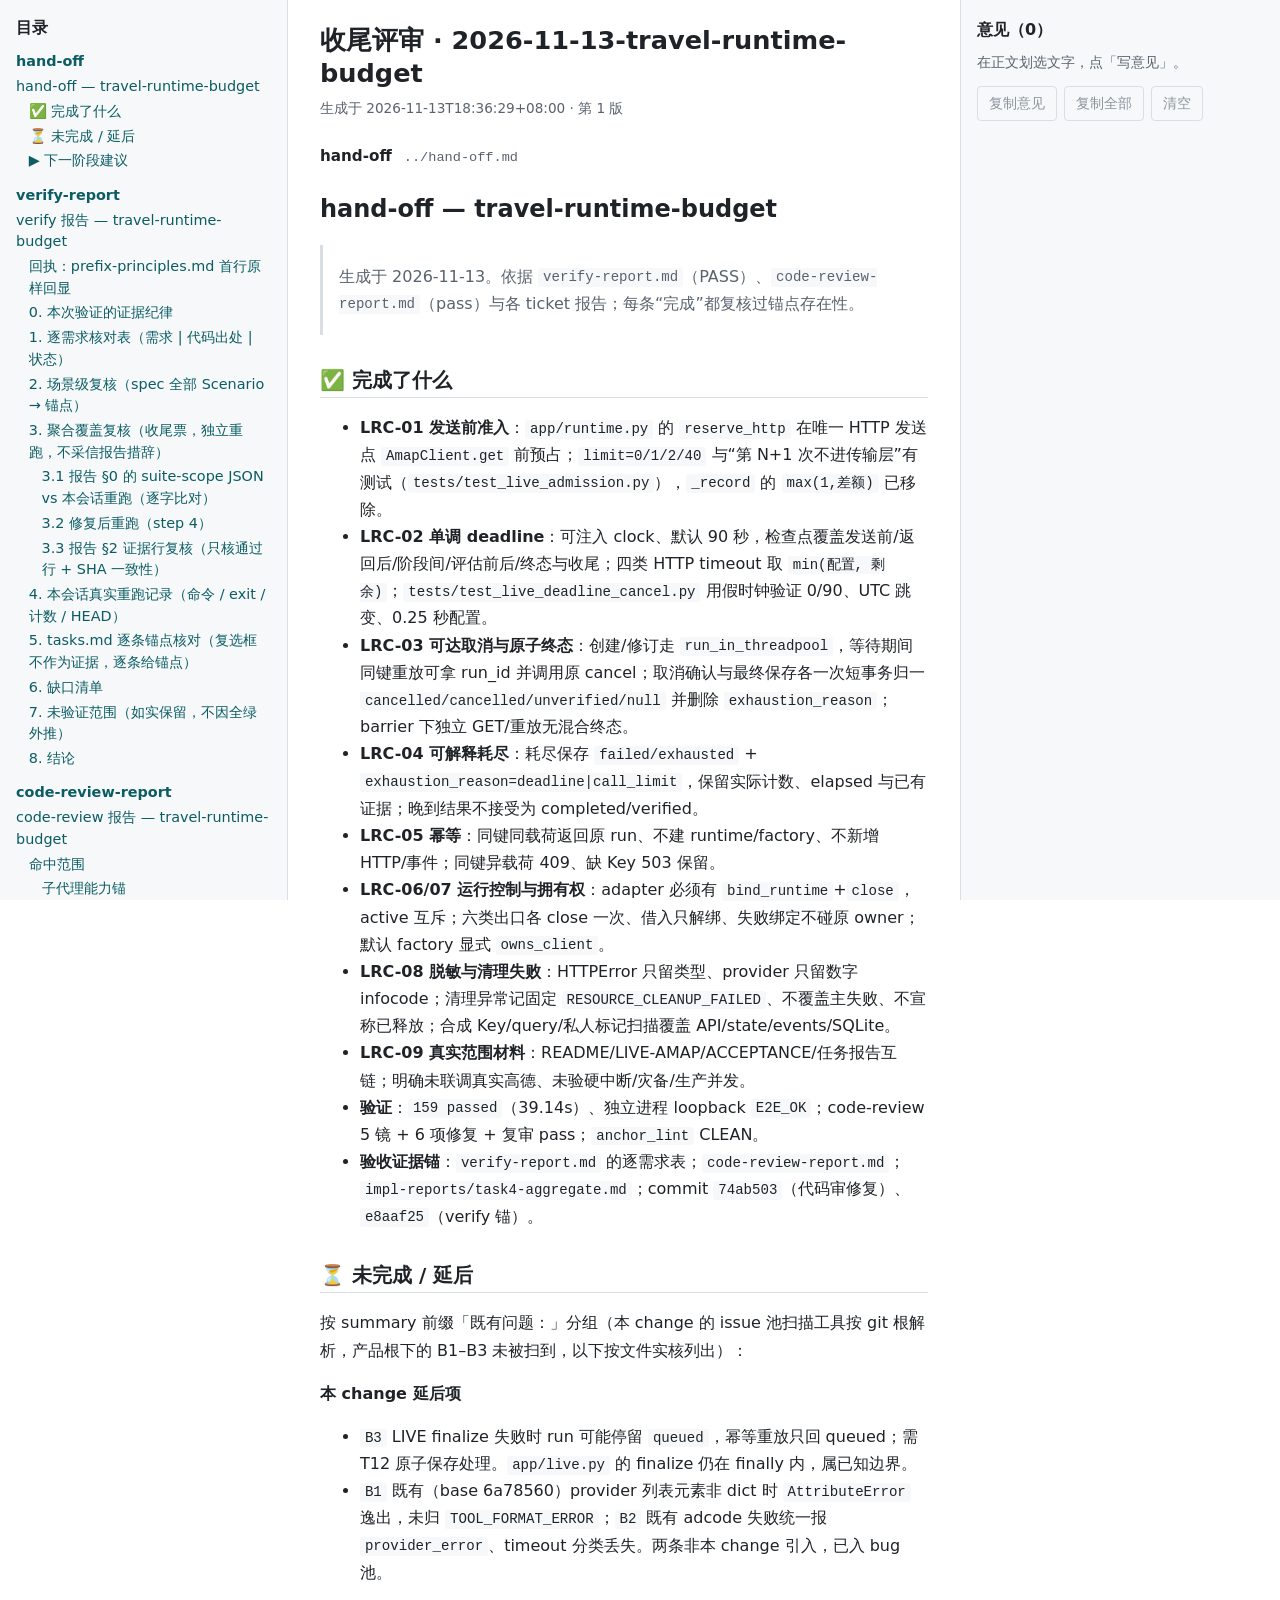
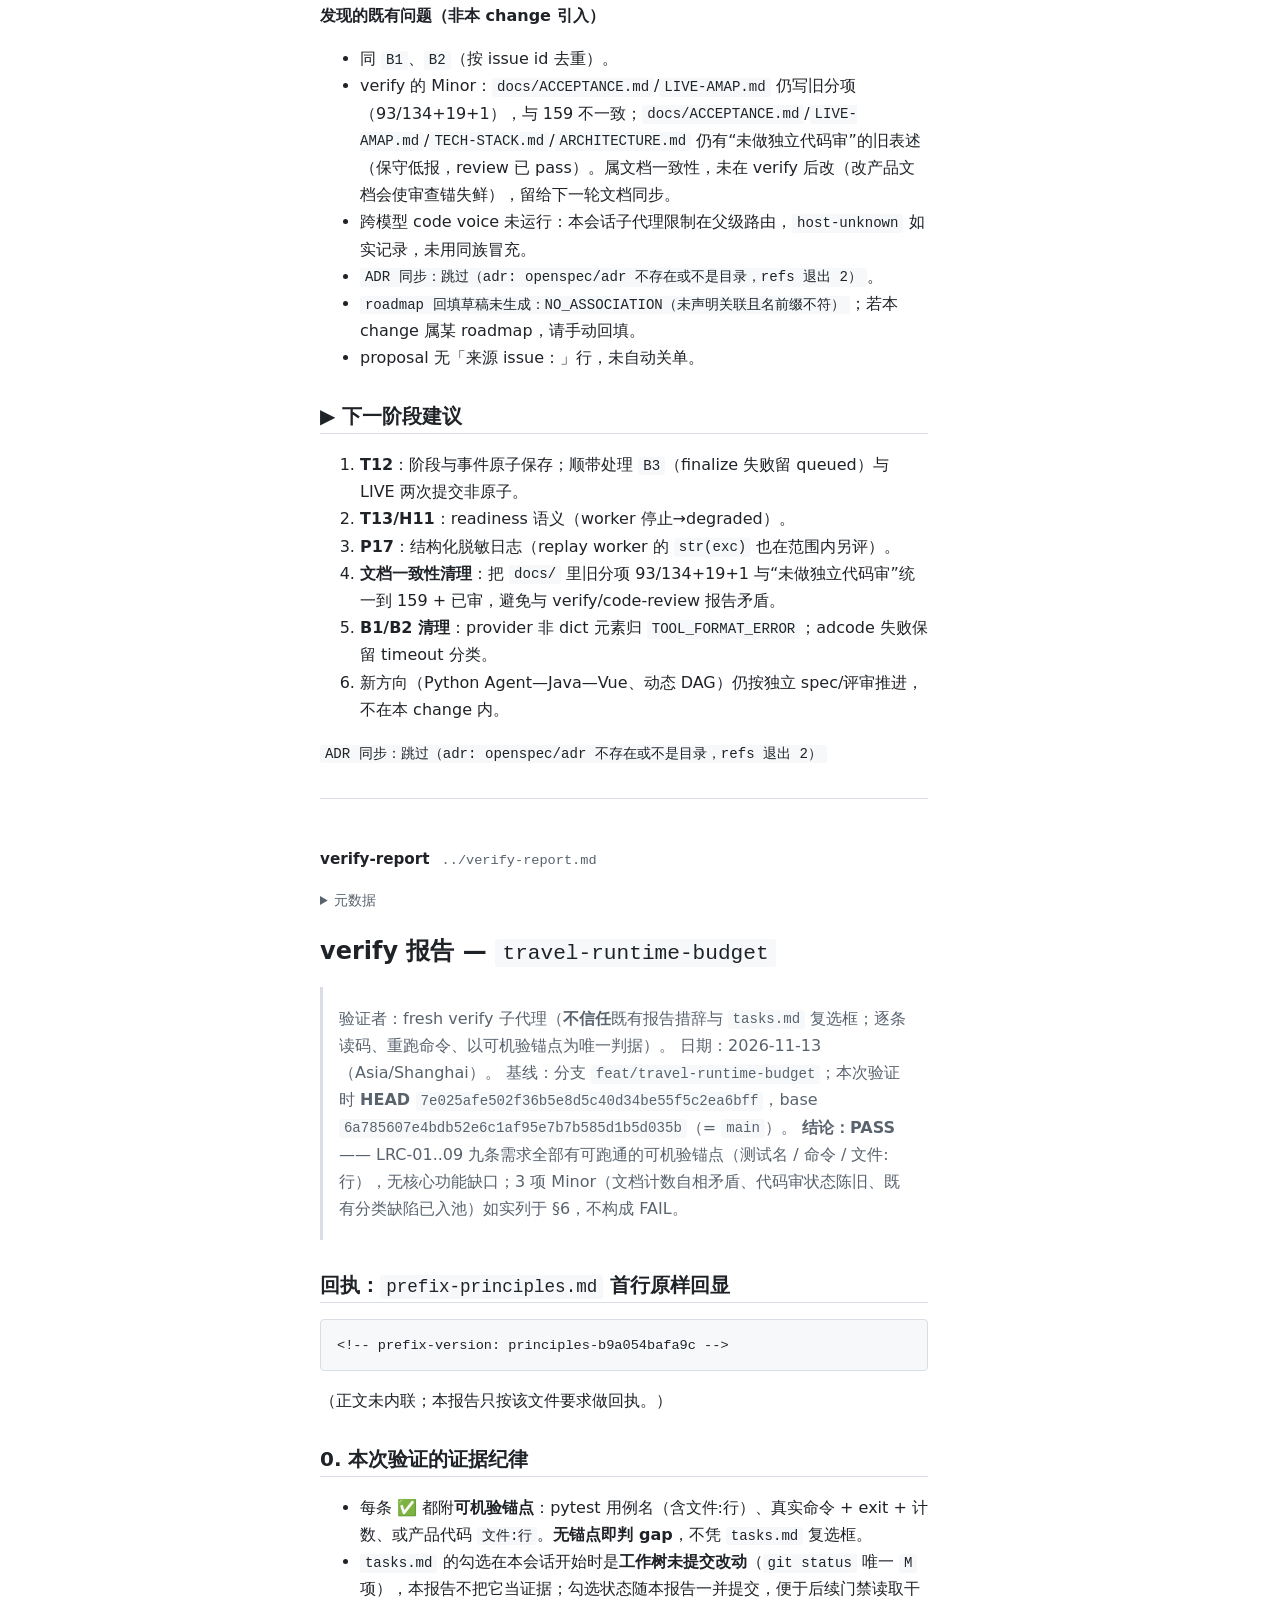
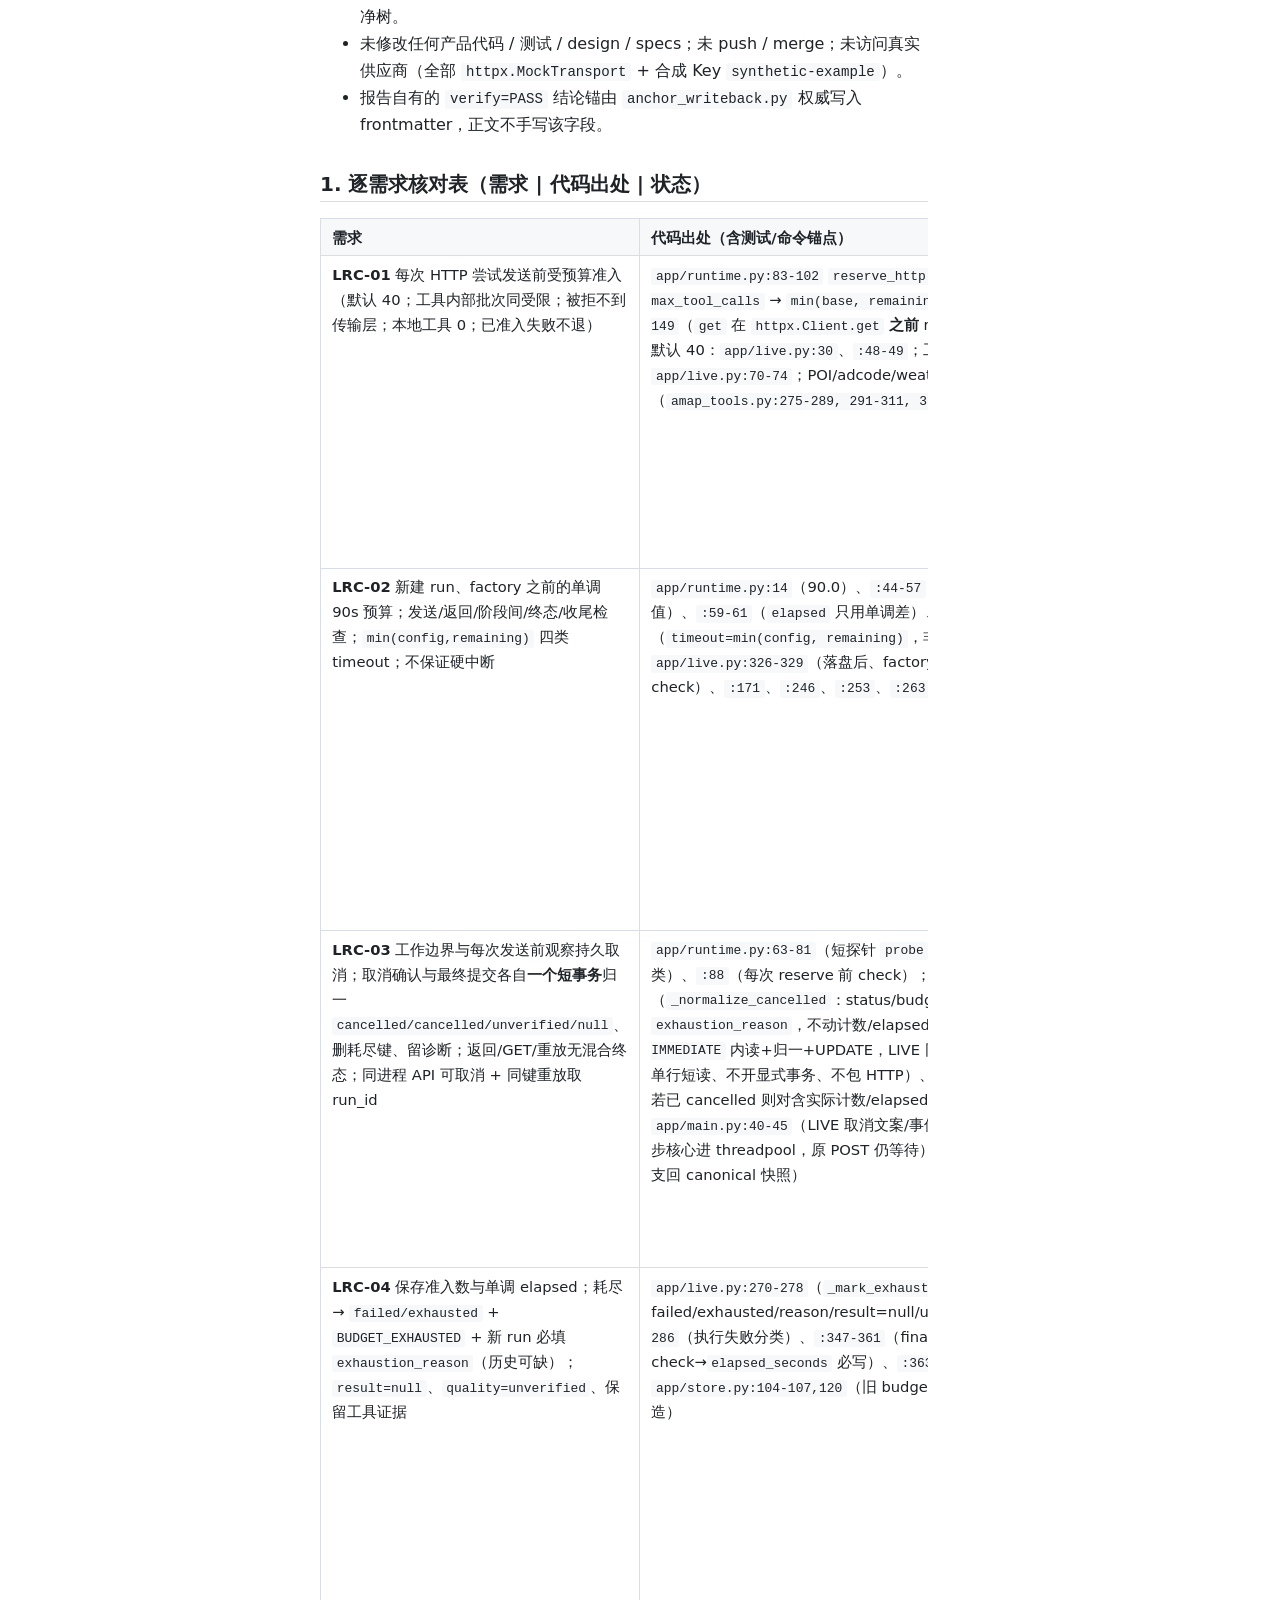
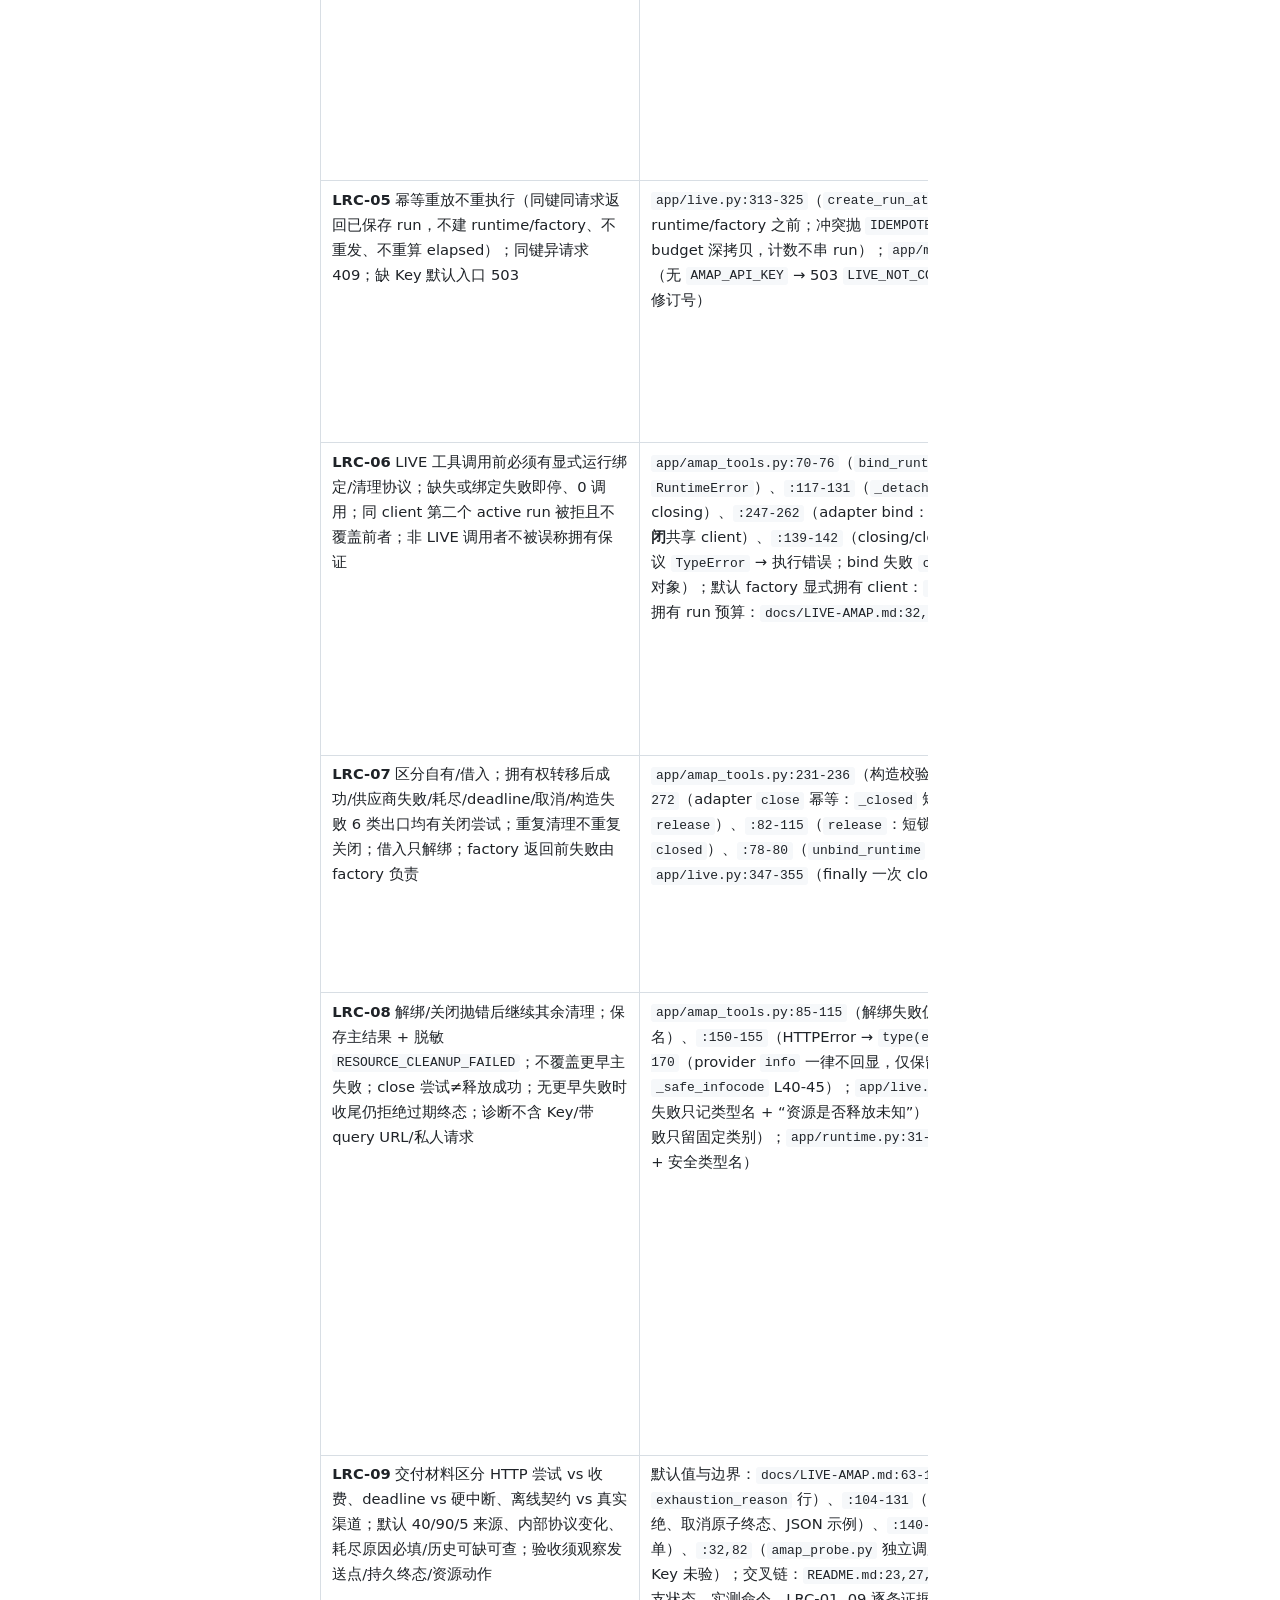
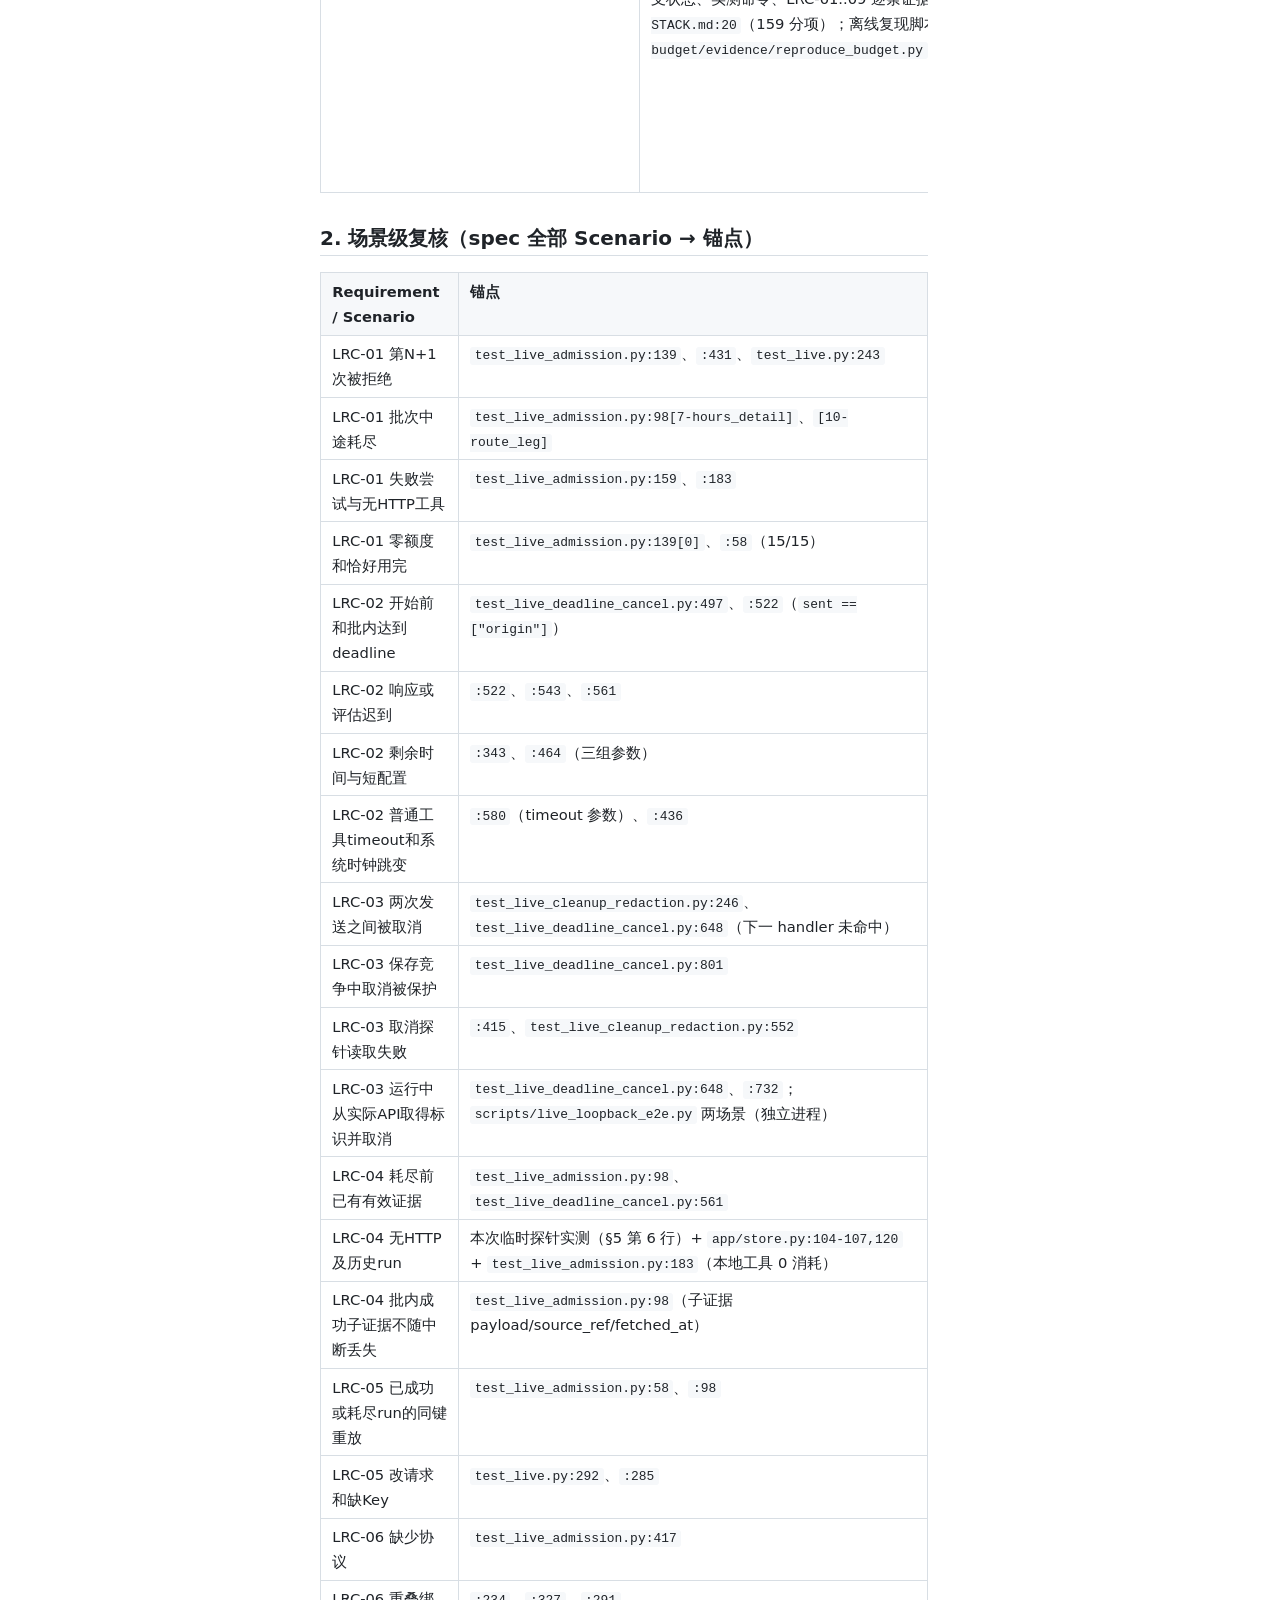
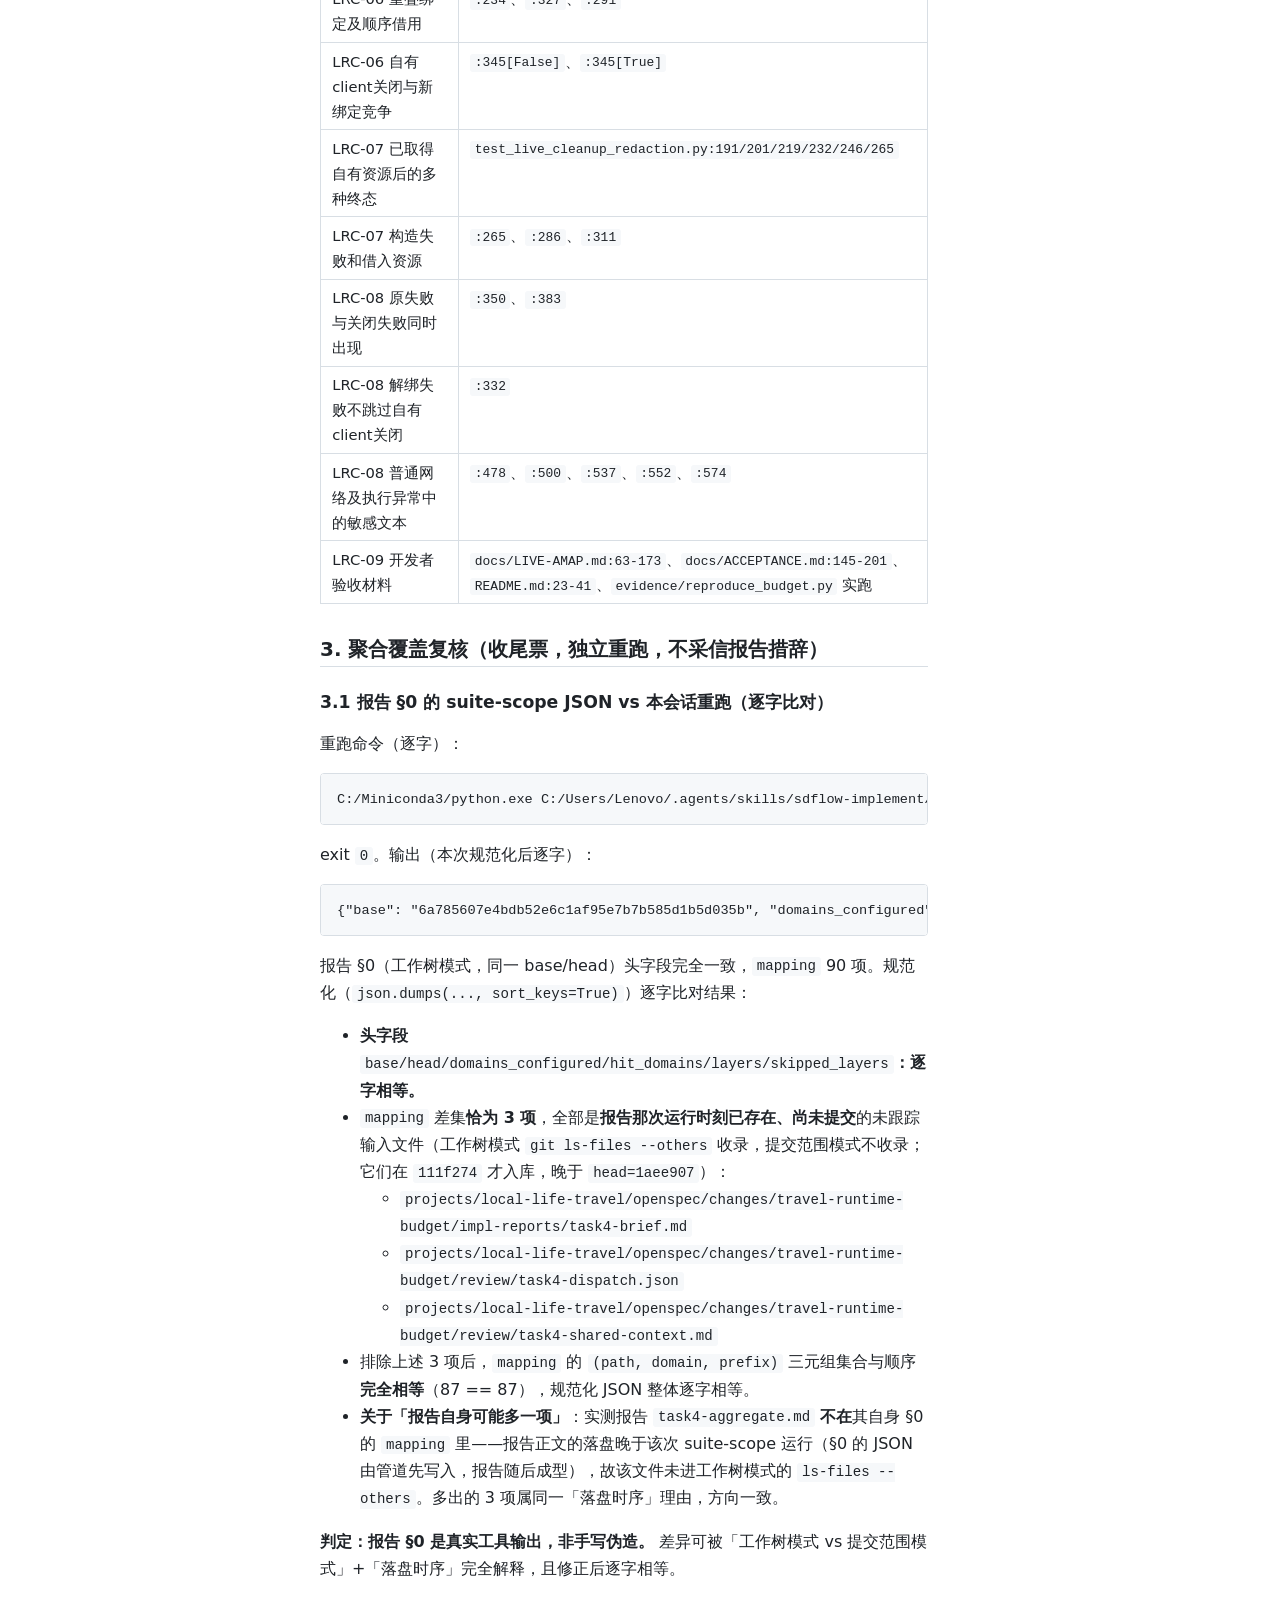
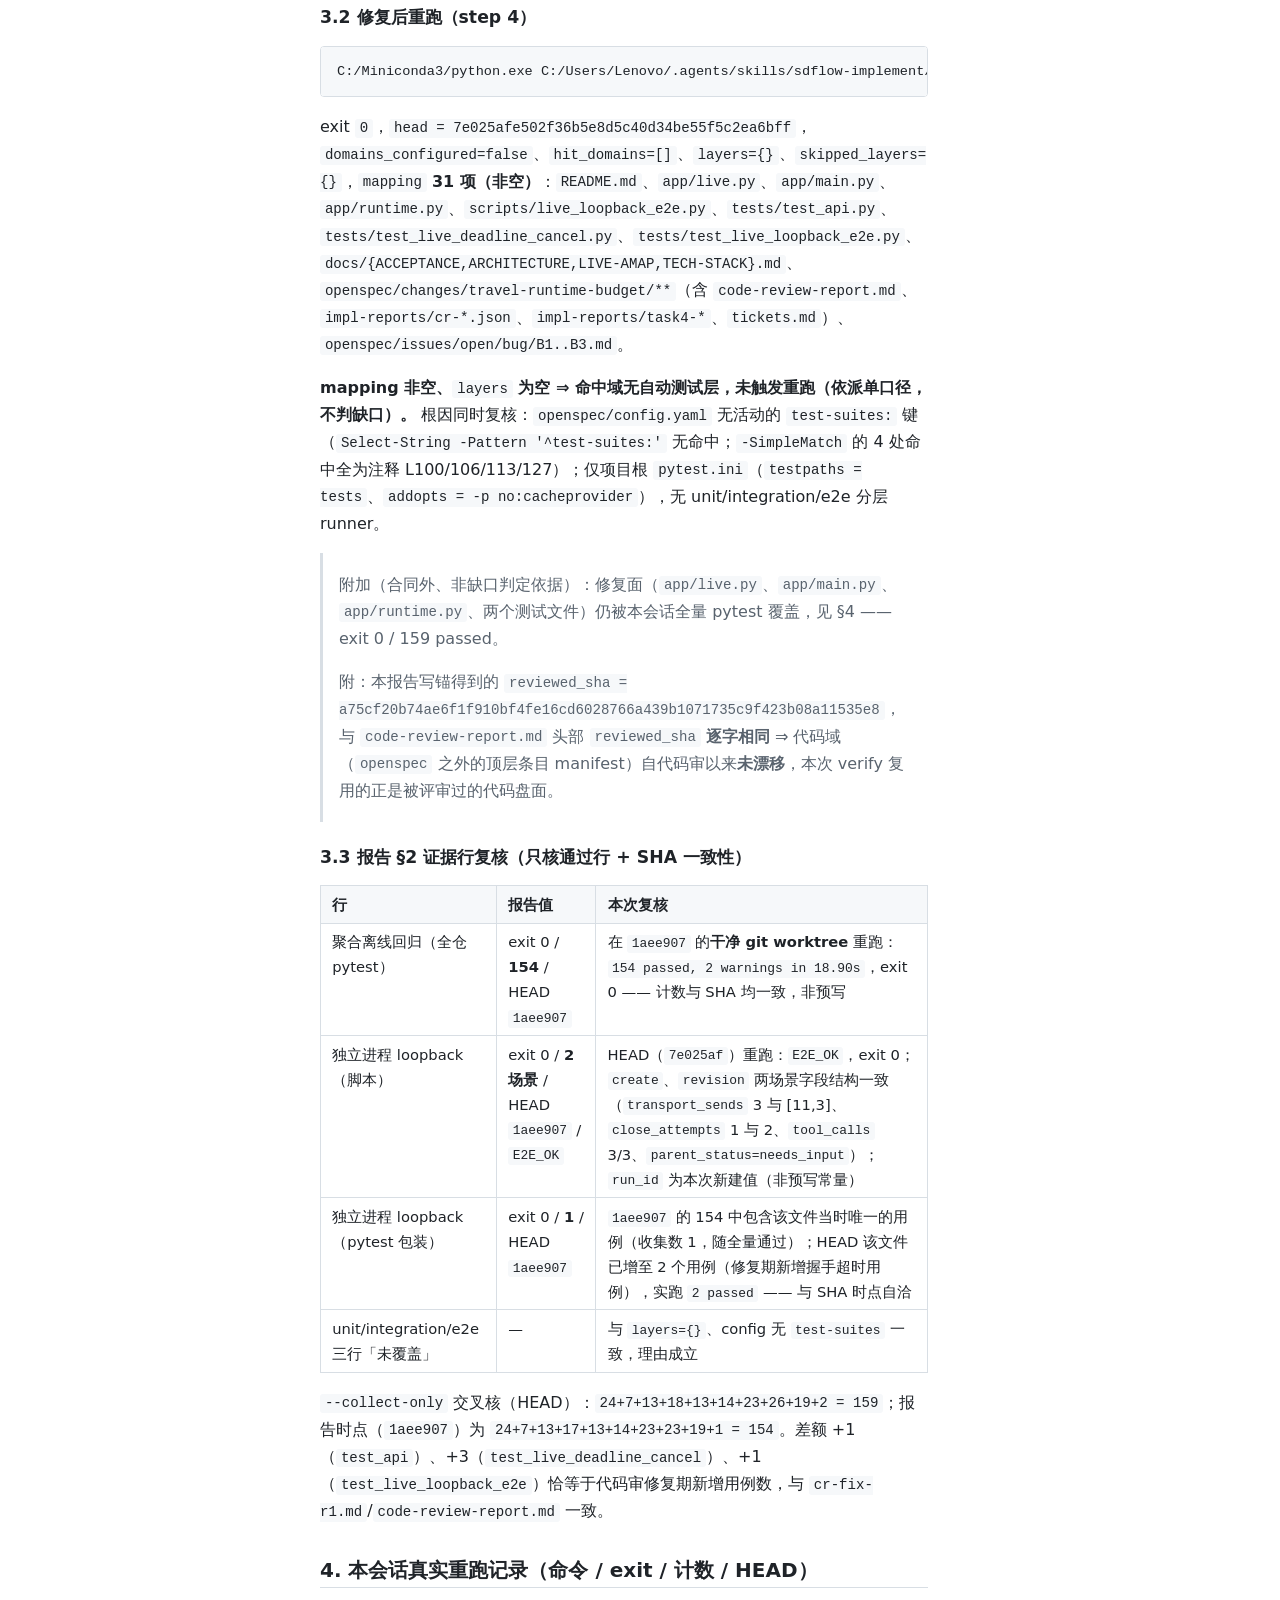
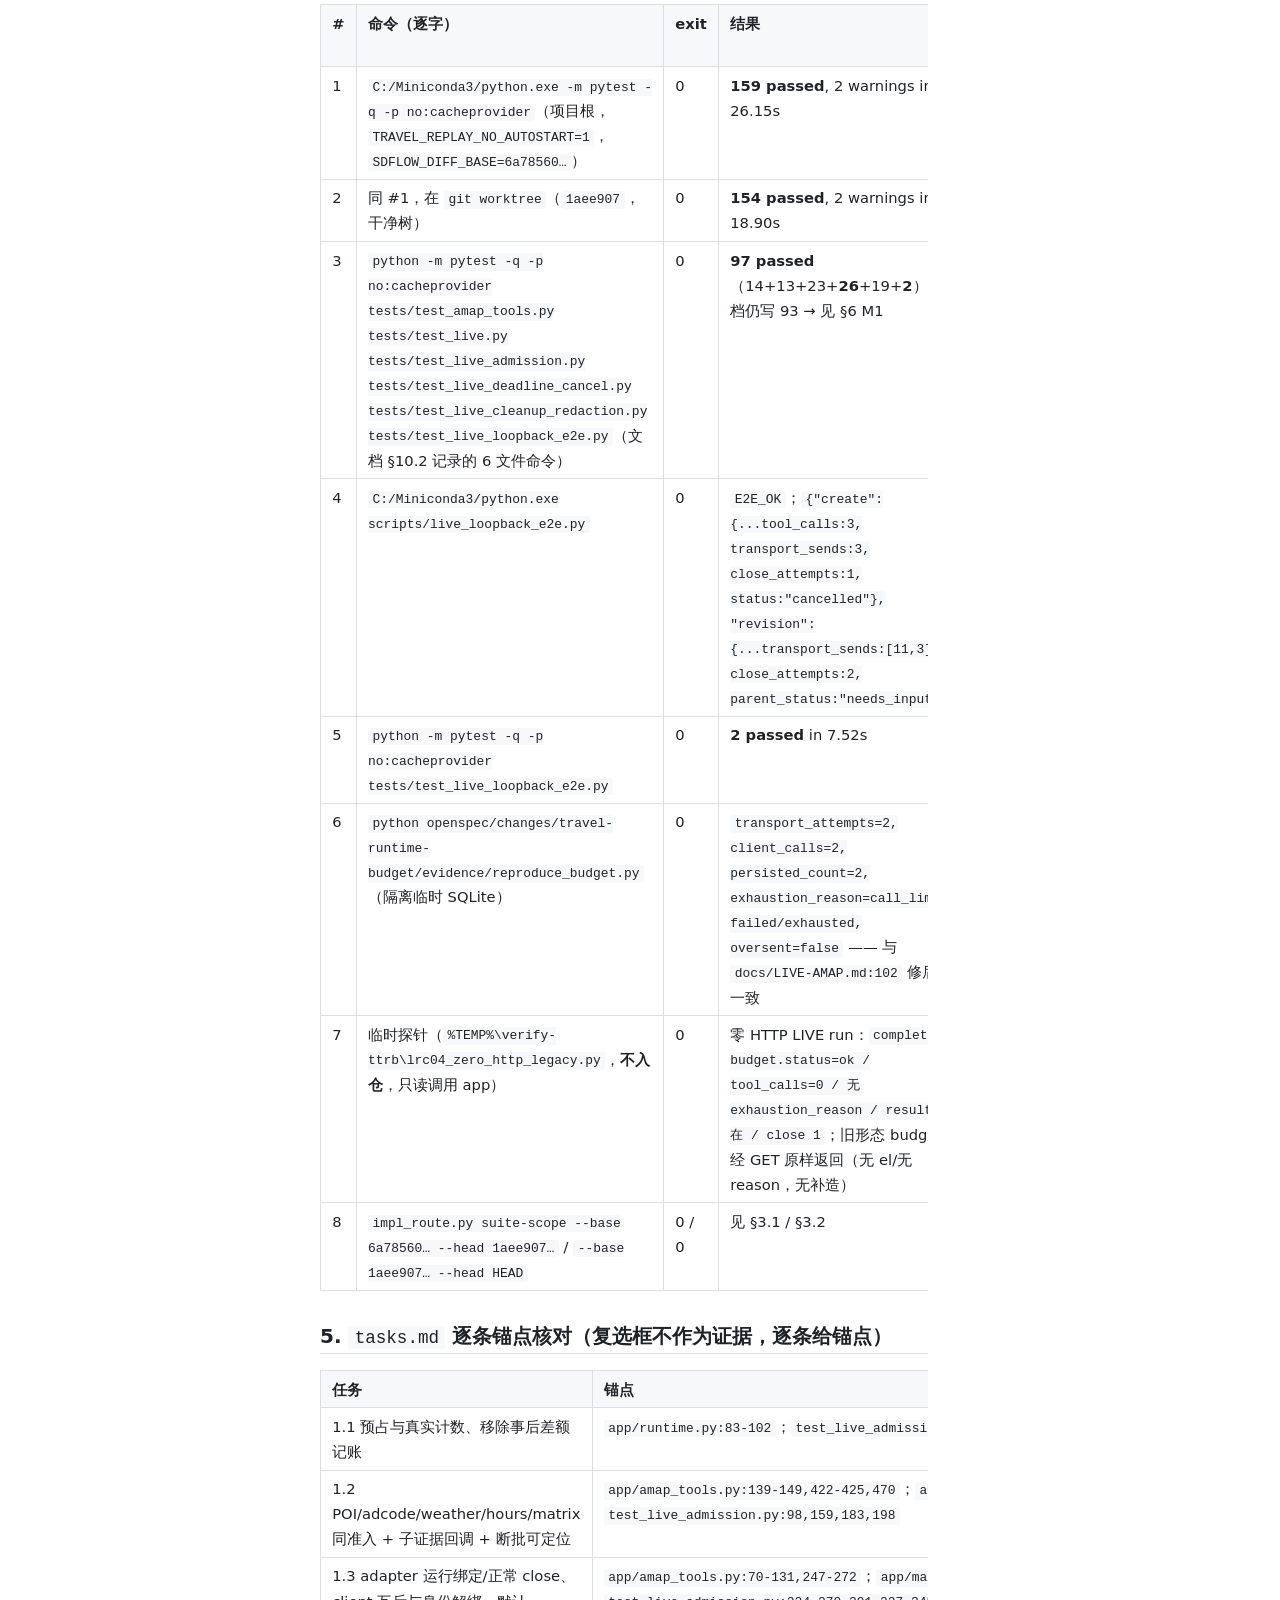
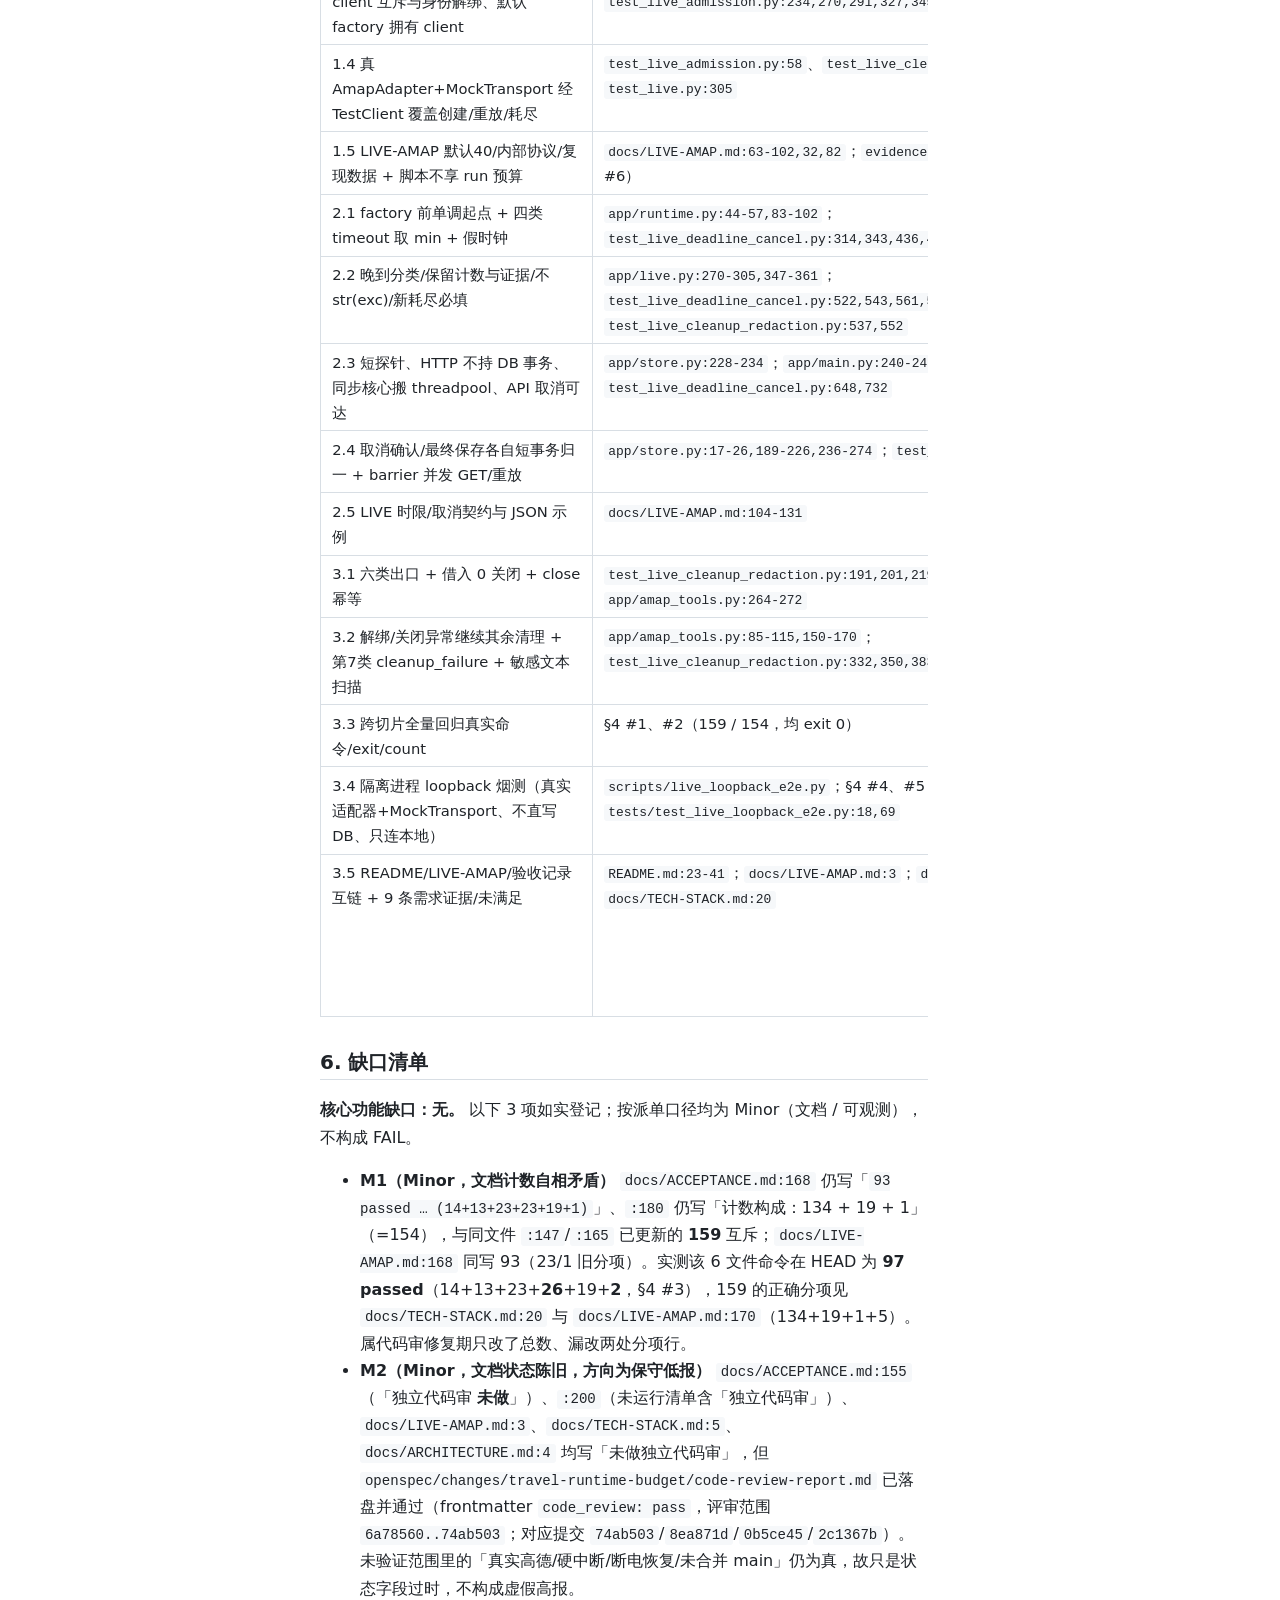
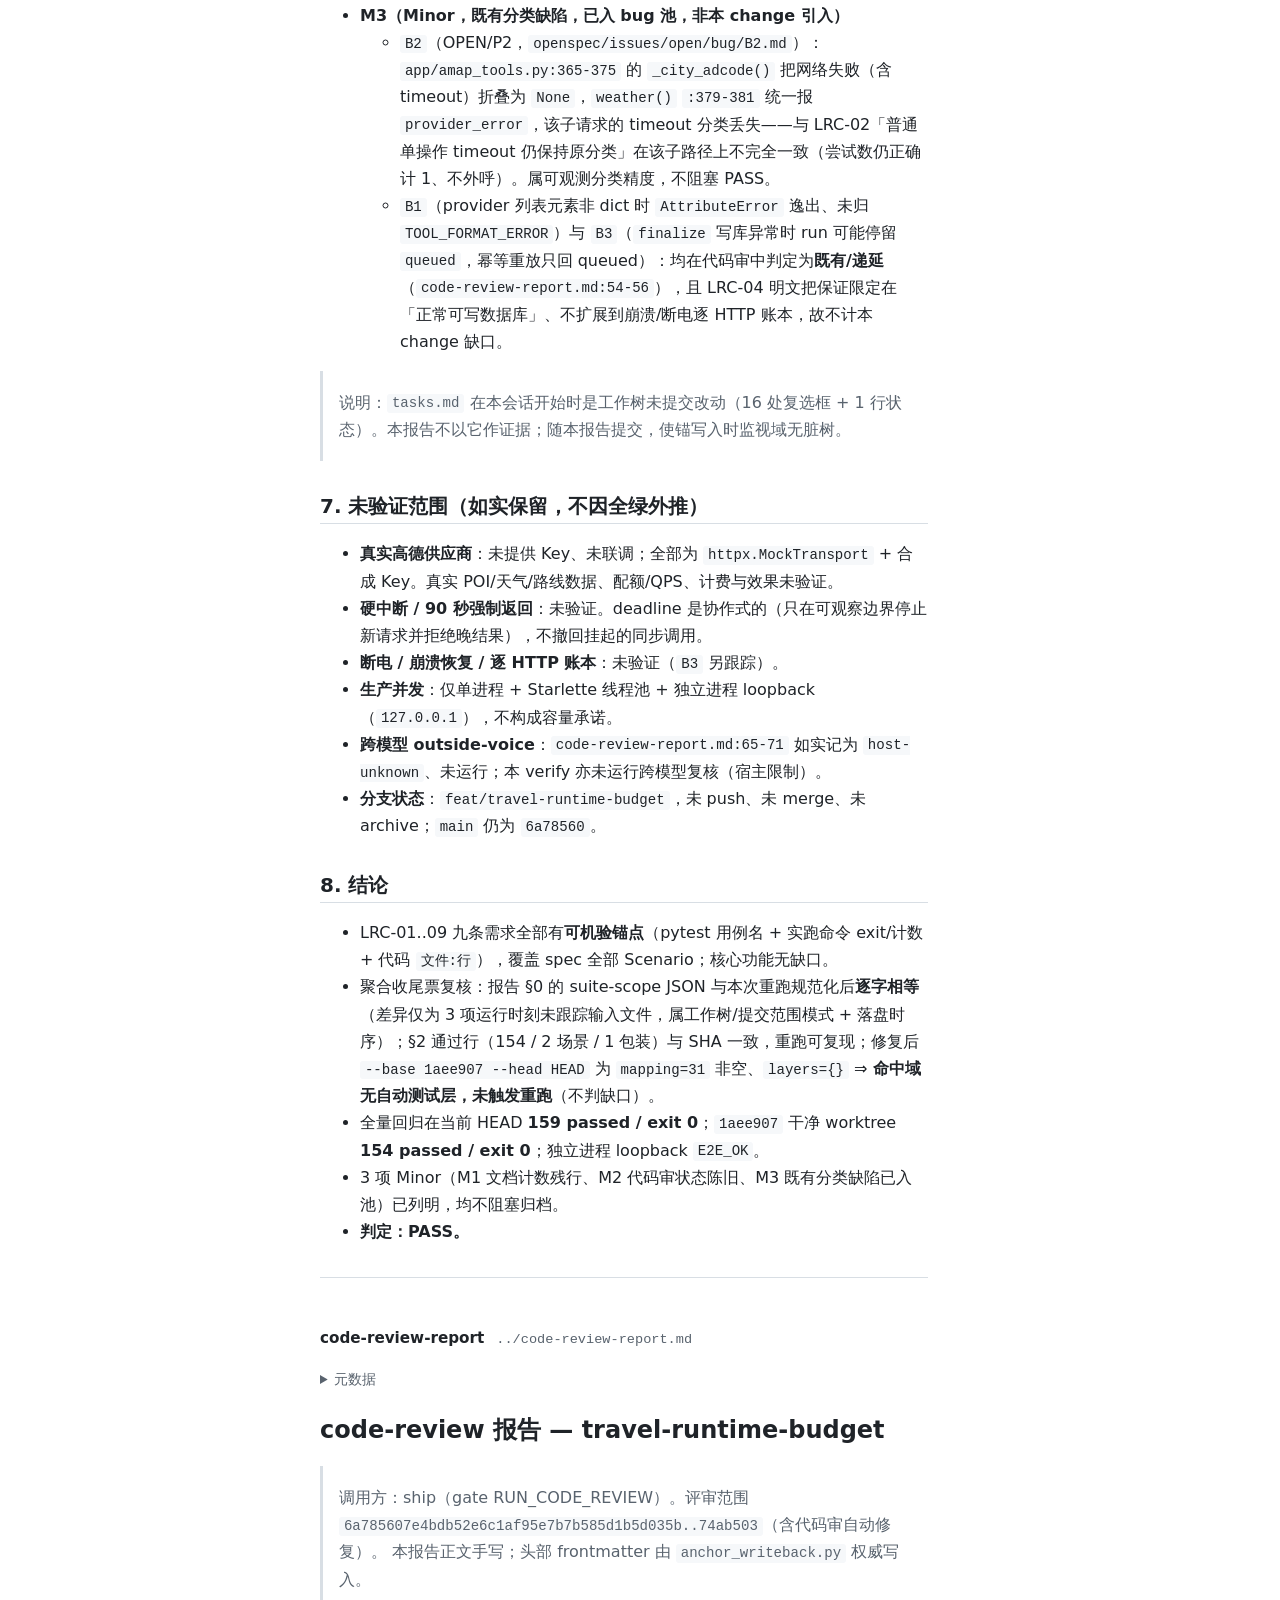
<file: projects/local-life-travel/openspec/changes/archive/2026-11-13-travel-runtime-budget/review/shipped.html>
<!DOCTYPE html>
<html lang="zh-CN">
<head>
<meta http-equiv="Content-Security-Policy" content="default-src 'none'; script-src 'sha256-uCuTNEBti90WtiNsCN4ctlsqhZhzypUD2cwLKSyjwSo=' 'sha256-FSABriFXkgtWqYjdaUCLMt+1JjS0f6DiLHtsLshWzS8=' https://cdn.jsdelivr.net/npm/mermaid@12.2.0/dist/mermaid.min.js; style-src 'unsafe-inline'; img-src data:; connect-src 'none'; base-uri 'none'; form-action 'none'">
<meta charset="utf-8">
<meta name="viewport" content="width=device-width, initial-scale=1">
<title>收尾评审 · 2026-11-13-travel-runtime-budget</title>
<style>
:root {
  --fg: #1f2328;
  --muted: #59636e;
  --line: #d8dee4;
  --bg: #ffffff;
  --bg-soft: #f6f8fa;
  --accent: #0b5c63;
  --warn-bg: #fff4d6;
  --warn-fg: #6b4e00;
  --err-bg: #fde8e8;
  --err-fg: #8a1c1c;
}
* { box-sizing: border-box; }
html { scroll-behavior: smooth; }
body {
  margin: 0;
  color: var(--fg);
  background: var(--bg);
  font: 16px/1.7 system-ui, -apple-system, "Segoe UI", "PingFang SC", "Microsoft YaHei", sans-serif;
  display: grid;
  grid-template-columns: 18rem minmax(0, 1fr);
  align-items: start;
}
body.has-notes { grid-template-columns: 18rem minmax(0, 1fr) 20rem; }
.skip-link {
  position: absolute; left: -999px; top: 0;
  background: var(--accent); color: #fff; padding: .5rem 1rem; z-index: 10;
}
.skip-link:focus { left: 0; }
a { color: var(--accent); }
:focus-visible { outline: 2px solid var(--accent); outline-offset: 2px; }

#toc-wrap {
  position: sticky; top: 0; height: 100vh; overflow: auto;
  padding: 1rem; border-right: 1px solid var(--line); background: var(--bg-soft);
  font-size: .9rem; line-height: 1.5;
}
#toc-wrap summary { display: none; font-weight: 600; cursor: pointer; }
#toc-title { margin: 0 0 .5rem; font-size: 1rem; }
#toc ul { list-style: none; margin: 0; padding: 0; }
#toc > ul > li { margin: .6rem 0; }
#toc a { text-decoration: none; display: block; padding: .1rem 0; overflow-wrap: anywhere; }
#toc a:hover { text-decoration: underline; }
#toc .doc-link { font-weight: 600; }
#toc .lvl-2 { padding-left: .8rem; }
#toc .lvl-3 { padding-left: 1.6rem; color: var(--muted); }

main { padding: 1.5rem 2rem 4rem; max-width: 56rem; min-width: 0; }
.page-title { margin: 0 0 .4rem; font-size: 1.6rem; line-height: 1.3; }
.page-meta { margin: 0 0 1.5rem; color: var(--muted); font-size: .85rem; overflow-wrap: anywhere; }
.page-meta:empty { display: none; }
.doc { margin: 0 0 3rem; padding-bottom: 1rem; border-bottom: 1px solid var(--line); }
.doc-head {
  display: flex; flex-wrap: wrap; gap: .25rem .75rem; align-items: baseline;
  margin-bottom: 1rem; color: var(--muted); font-size: .85rem;
}
.doc-label { color: var(--fg); font-weight: 700; font-size: .95rem; }
.doc-path { font-family: ui-monospace, SFMono-Regular, Menlo, Consolas, monospace; overflow-wrap: anywhere; }
.doc-body h1, .doc-body h2, .doc-body h3, .doc-body h4 { line-height: 1.3; scroll-margin-top: 1rem; }
.doc-body h1 { font-size: 1.5rem; margin-top: 1.5rem; }
.doc-body h2 { font-size: 1.25rem; margin-top: 2rem; padding-bottom: .25rem; border-bottom: 1px solid var(--line); }
.doc-body h3 { font-size: 1.08rem; margin-top: 1.5rem; }
.doc-body p, .doc-body li { overflow-wrap: anywhere; }
.doc-body blockquote { margin: 1rem 0; padding: .1rem 1rem; border-left: 3px solid var(--line); color: var(--muted); }
.doc-body code {
  font: .88em ui-monospace, SFMono-Regular, Menlo, Consolas, monospace;
  background: var(--bg-soft); padding: .1em .35em; border-radius: 3px;
}
.doc-body pre {
  background: var(--bg-soft); border: 1px solid var(--line); border-radius: 4px;
  padding: .8rem 1rem; overflow-x: auto; line-height: 1.5;
}
.doc-body pre code { background: none; padding: 0; font-size: .85rem; }
.doc-body pre.raw-html { white-space: pre-wrap; overflow-wrap: anywhere; }
.table-wrap { overflow-x: auto; margin: 1rem 0; }
.doc-body table { border-collapse: collapse; font-size: .92rem; }
.doc-body th, .doc-body td { border: 1px solid var(--line); padding: .35rem .7rem; text-align: left; vertical-align: top; }
.doc-body th { background: var(--bg-soft); }
.doc-body img { max-width: 100%; }
.doc-body hr { border: 0; border-top: 1px solid var(--line); margin: 2rem 0; }
.doc-meta { margin: 0 0 1rem; font-size: .85rem; color: var(--muted); }
.doc-meta summary { cursor: pointer; }
.doc-meta pre {
  margin: .4rem 0 0; padding: .5rem .8rem; background: var(--bg-soft); border: 1px solid var(--line); border-radius: 4px;
  overflow-x: auto; white-space: pre-wrap; overflow-wrap: anywhere; color: var(--fg);
}
.doc-error {
  background: var(--err-bg); color: var(--err-fg); padding: .6rem 1rem; border-radius: 4px; margin-bottom: .75rem;
}
.mermaid-note {
  background: var(--warn-bg); color: var(--warn-fg); padding: .35rem .8rem; border-radius: 4px;
  margin: 1rem 0 .25rem; font-size: .85rem;
}
.mermaid-fig { overflow-x: auto; margin: 1rem 0; }
.mermaid-fig svg { max-width: 100%; height: auto; }

#sdflow-notes {
  position: sticky; top: 0; height: 100vh; overflow: auto;
  padding: 1rem; border-left: 1px solid var(--line); background: var(--bg-soft);
}
#sdflow-notes[hidden] { display: none; }

.notice {
  grid-column: 1 / -1;
  background: var(--warn-bg); color: var(--warn-fg); padding: .5rem 1rem; border-bottom: 1px solid var(--line);
}
main:focus { outline: none; }
mark.sdflow-hl {
  background: #ffe58a; color: inherit;
  text-decoration: underline; text-decoration-color: #9a3412; text-decoration-thickness: 2px; text-underline-offset: 2px;
}
mark.sdflow-hl.flash { background: #ffc94d; }
mark.sdflow-saved-hl {
  background: #e6f4f1; color: inherit; border: 2px dashed var(--accent); border-radius: 2px; padding: 0 1px;
  -webkit-box-decoration-break: clone; box-decoration-break: clone;
}
/* 跨节点意见按段绘制：左边框只在首段、右边框只在末段，段间不出现竖线。 */
mark.sdflow-saved-hl[data-seg="first"] { border-right-width: 0; border-top-right-radius: 0; border-bottom-right-radius: 0; padding-right: 0; }
mark.sdflow-saved-hl[data-seg="mid"] { border-left-width: 0; border-right-width: 0; border-radius: 0; padding-left: 0; padding-right: 0; }
mark.sdflow-saved-hl[data-seg="last"] { border-left-width: 0; border-top-left-radius: 0; border-bottom-left-radius: 0; padding-left: 0; }
mark.sdflow-saved-hl.flash { background: #b8e0d8; }
#sdflow-annotate {
  position: fixed; z-index: 15; font: inherit; font-size: .9rem;
  background: var(--accent); color: #fff; border: 0; border-radius: 4px; padding: .35rem .8rem; cursor: pointer;
  box-shadow: 0 2px 8px rgba(0, 0, 0, .25);
}
#sdflow-annotate[hidden] { display: none; }
.sdflow-btn {
  font: inherit; font-size: .85rem; padding: .3rem .7rem; cursor: pointer;
  background: #fff; color: var(--fg); border: 1px solid var(--line); border-radius: 4px;
}
.sdflow-btn.primary { background: var(--accent); color: #fff; border-color: var(--accent); }
.sdflow-btn:disabled { color: #8c959f; background: var(--bg-soft); border-color: var(--line); cursor: not-allowed; }
.overlay {
  position: fixed; inset: 0; z-index: 20; background: rgba(31, 35, 40, .4);
  display: flex; align-items: center; justify-content: center; padding: 1rem;
}
.overlay[hidden] { display: none; }
.dlg-panel {
  background: #fff; border-radius: 6px; padding: 1rem 1.25rem; width: min(40rem, 100%);
  max-height: 90vh; overflow: auto; box-shadow: 0 8px 32px rgba(0, 0, 0, .3);
}
.dlg-panel h2 { margin: 0 0 .5rem; font-size: 1.1rem; }
.dlg-quote {
  margin: 0 0 .75rem; padding: .3rem .8rem; border-left: 3px solid var(--line); color: var(--muted);
  max-height: 7rem; overflow: auto; white-space: pre-wrap; overflow-wrap: anywhere; font-size: .9rem;
}
.dlg-panel textarea {
  width: 100%; font: inherit; font-size: .95rem; padding: .5rem; border: 1px solid var(--line); border-radius: 4px; resize: vertical;
}
.dlg-hint { margin: .4rem 0 .75rem; color: var(--muted); font-size: .8rem; }
.dlg-error { margin: .4rem 0 0; color: var(--warn-fg); font-size: .85rem; }
.dlg-error:empty { margin: 0; }
.dlg-panel textarea[aria-invalid="true"] { border-color: var(--warn-fg); }
.notes-hint { margin: 0 0 .5rem; color: var(--muted); font-size: .85rem; }
.notes-hint:empty { margin: 0; }
.dlg-actions { display: flex; gap: .5rem; justify-content: flex-end; }
#sdflow-notes h2 { margin: 0 0 .5rem; font-size: 1rem; }
.notes-actions { display: flex; flex-wrap: wrap; gap: .4rem; margin-bottom: .75rem; }
.notes-empty { color: var(--muted); font-size: .85rem; margin: 0 0 .75rem; }
.notes-list { list-style: none; margin: 0; padding: 0; }
.note-item { border: 1px solid var(--line); background: #fff; border-radius: 4px; padding: .5rem .7rem; margin-bottom: .6rem; font-size: .85rem; line-height: 1.5; }
.note-head { color: var(--muted); font-size: .8rem; overflow-wrap: anywhere; }
.saved-group { margin-top: 1rem; }
.saved-group h3 { margin: 0 0 .5rem; font-size: .95rem; }
.note-item.saved-item { border-style: dashed; border-color: var(--accent); }
.note-badge { display: inline-block; margin-left: .4rem; padding: 0 .4rem; border-radius: 3px; background: var(--bg-soft); border: 1px solid var(--line); color: var(--muted); font-size: .75rem; }
.note-quote { margin: .3rem 0; padding-left: .6rem; border-left: 3px solid #ffe58a; color: var(--muted); overflow-wrap: anywhere; white-space: pre-wrap; max-height: 5rem; overflow: auto; }
.note-comment { white-space: pre-wrap; overflow-wrap: anywhere; }
.note-disposition { margin-top: .3rem; color: var(--muted); font-size: .8rem; white-space: pre-wrap; overflow-wrap: anywhere; }
.note-actions { display: flex; gap: .4rem; margin-top: .4rem; }
.review-section { margin: 0 0 3rem; padding-bottom: 1rem; border-bottom: 1px solid var(--line); }
.review-section h2 { margin: 0 0 .75rem; font-size: 1.25rem; line-height: 1.3; scroll-margin-top: 1rem; }
.review-section h3 { margin: 1.25rem 0 .5rem; font-size: 1.05rem; }
.review-section .notes-list .note-item { font-size: .9rem; }
.rev-item div { overflow-wrap: anywhere; }
.rev-item div:first-child { font-weight: 600; }
.sdflow-empty { color: var(--muted); margin: 0; }
.sr-only { position: absolute; width: 1px; height: 1px; overflow: hidden; clip: rect(0 0 0 0); white-space: nowrap; }

@media (max-width: 899px) {
  body, body.has-notes { display: block; }
  #toc-wrap {
    position: static; height: auto; border-right: 0; border-bottom: 1px solid var(--line);
  }
  #toc-wrap summary { display: block; }
  #toc-title { display: none; }
  main { padding: 1rem 1rem 3rem; }
  #sdflow-notes { position: static; height: auto; border-left: 0; border-top: 1px solid var(--line); }
}
</style>
</head>
<body>
<a class="skip-link" href="#main">跳到正文</a>
<nav id="toc-wrap" aria-label="目录">
<details id="toc-details" open>
<summary>目录</summary>
<h2 id="toc-title">目录</h2>
<div id="toc"></div>
</details>
</nav>
<main id="main">
<h1 class="page-title">收尾评审 · 2026-11-13-travel-runtime-budget</h1>
<p class="page-meta" id="sdflow-gen-meta"></p>
<div id="docs"></div>
</main>
<aside id="sdflow-notes" aria-label="意见" hidden></aside>
<script type="application/json" id="sdflow-docs">[{"label":"hand-off","path":"../hand-off.md","text":"# hand-off — travel-runtime-budget\n\n\u003e 生成于 2026-11-13。依据 `verify-report.md`（PASS）、`code-review-report.md`（pass）与各 ticket 报告；每条“完成”都复核过锚点存在性。\n\n## ✅ 完成了什么\n\n- **LRC-01 发送前准入**：`app/runtime.py` 的 `reserve_http` 在唯一 HTTP 发送点 `AmapClient.get` 前预占；`limit=0/1/2/40` 与“第 N+1 次不进传输层”有测试（`tests/test_live_admission.py`），`_record` 的 `max(1,差额)` 已移除。\n- **LRC-02 单调 deadline**：可注入 clock、默认 90 秒，检查点覆盖发送前/返回后/阶段间/评估前后/终态与收尾；四类 HTTP timeout 取 `min(配置, 剩余)`；`tests/test_live_deadline_cancel.py` 用假时钟验证 0/90、UTC 跳变、0.25 秒配置。\n- **LRC-03 可达取消与原子终态**：创建/修订走 `run_in_threadpool`，等待期间同键重放可拿 run_id 并调用原 cancel；取消确认与最终保存各一次短事务归一 `cancelled/cancelled/unverified/null` 并删除 `exhaustion_reason`；barrier 下独立 GET/重放无混合终态。\n- **LRC-04 可解释耗尽**：耗尽保存 `failed/exhausted` + `exhaustion_reason=deadline|call_limit`，保留实际计数、elapsed 与已有证据；晚到结果不接受为 completed/verified。\n- **LRC-05 幂等**：同键同载荷返回原 run、不建 runtime/factory、不新增 HTTP/事件；同键异载荷 409、缺 Key 503 保留。\n- **LRC-06/07 运行控制与拥有权**：adapter 必须有 `bind_runtime`+`close`，activ​e 互斥；六类出口各 close 一次、借入只解绑、失败绑定不碰原 owner；默认 factory 显式 `owns_client`。\n- **LRC-08 脱敏与清理失败**：HTTPError 只留类型、provider 只留数字 infocode；清理异常记固定 `RESOURCE_CLEANUP_FAILED`、不覆盖主失败、不宣称已释放；合成 Key/query/私人标记扫描覆盖 API/state/events/SQLite。\n- **LRC-09 真实范围材料**：README/LIVE-AMAP/ACCEPTANCE/任务报告互链；明确未联调真实高德、未验硬中断/灾备/生产并发。\n- **验证**：`159 passed`（39.14s）、独立进程 loopback `E2E_OK`；code-review 5 镜 + 6 项修复 + 复审 pass；`anchor_lint` CLEAN。\n- **验收证据锚**：`verify-report.md` 的逐需求表；`code-review-report.md`；`impl-reports/task4-aggregate.md`；commit `74ab503`（代码审修复）、`e8aaf25`（verify 锚）。\n\n## ⏳ 未完成 / 延后\n\n按 summary 前缀「既有问题：」分组（本 change 的 issue 池扫描工具按 git 根解析，产品根下的 B1–B3 未被扫到，以下按文件实核列出）：\n\n**本 change 延后项**\n\n- `B3` LIVE finalize 失败时 run 可能停留 `queued`，幂等重放只回 queued；需 T12 原子保存处理。`app/live.py` 的 finalize 仍在 finally 内，属已知边界。\n- `B1` 既有（base 6a78560）provider 列表元素非 dict 时 `AttributeError` 逸出，未归 `TOOL_FORMAT_ERROR`；`B2` 既有 adcode 失败统一报 `provider_error`、timeout 分类丢失。两条非本 change 引入，已入 bug 池。\n\n**发现的既有问题（非本 change 引入）**\n\n- 同 `B1`、`B2`（按 issue id 去重）。\n- verify 的 Minor：`docs/ACCEPTANCE.md`/`LIVE-AMAP.md` 仍写旧分项（93/134+19+1），与 159 不一致；`docs/ACCEPTANCE.md`/`LIVE-AMAP.md`/`TECH-STACK.md`/`ARCHITECTURE.md` 仍有“未做独立代码审”的旧表述（保守低报，review 已 pass）。属文档一致性，未在 verify 后改（改产品文档会使审查锚失鲜），留给下一轮文档同步。\n- 跨模型 code voice 未运行：本会话子代理限制在父级路由，`host-unknown` 如实记录，未用同族冒充。\n- `ADR 同步：跳过（adr: openspec/adr 不存在或不是目录，refs 退出 2）`。\n- `roadmap 回填草稿未生成：NO_ASSOCIATION（未声明关联且名前缀不符）`；若本 change 属某 roadmap，请手动回填。\n- proposal 无「来源 issue：」行，未自动关单。\n\n## ▶ 下一阶段建议\n\n1. **T12**：阶段与事件原子保存；顺带处理 `B3`（finalize 失败留 queued）与 LIVE 两次提交非原子。\n2. **T13/H11**：readiness 语义（worker 停止→degraded）。\n3. **P17**：结构化脱敏日志（replay worker 的 `str(exc)` 也在范围内另评）。\n4. **文档一致性清理**：把 `docs/` 里旧分项 93/134+19+1 与“未做独立代码审”统一到 159 + 已审，避免与 verify/code-review 报告矛盾。\n5. **B1/B2 清理**：provider 非 dict 元素归 `TOOL_FORMAT_ERROR`；adcode 失败保留 timeout 分类。\n6. 新方向（Python Agent—Java—Vue、动态 DAG）仍按独立 spec/评审推进，不在本 change 内。\n\n`ADR 同步：跳过（adr: openspec/adr 不存在或不是目录，refs 退出 2）`\n"},{"label":"verify-report","path":"../verify-report.md","text":"---\r\nship-gate:\r\n  verify: PASS\r\n  reviewed_sha: a75cf20b74ae6f1f910bf4fe16cd6028766a439b1071735c9f423b08a11535e8\r\n  reviewed_manifest: [base64]\r\ntitle: verify 报告 — travel-runtime-budget\r\ndate: 2026-11-13\r\n---\r\n\r\n# verify 报告 — `travel-runtime-budget`\r\n\r\n\u003e 验证者：fresh verify 子代理（**不信任**既有报告措辞与 `tasks.md` 复选框；逐条读码、重跑命令、以可机验锚点为唯一判据）。\r\n\u003e 日期：2026-11-13（Asia/Shanghai）。\r\n\u003e 基线：分支 `feat/travel-runtime-budget`；本次验证时 **HEAD `7e025afe502f36b5e8d5c40d34be55f5c2ea6bff`**，base `6a785607e4bdb52e6c1af95e7b7b585d1b5d035b`（= `main`）。\r\n\u003e **结论：PASS** —— LRC-01..09 九条需求全部有可跑通的可机验锚点（测试名 / 命令 / 文件:行），无核心功能缺口；3 项 Minor（文档计数自相矛盾、代码审状态陈旧、既有分类缺陷已入池）如实列于 §6，不构成 FAIL。\r\n\r\n## 回执：`prefix-principles.md` 首行原样回显\r\n\r\n```text\r\n\u003c!-- prefix-version: principles-b9a054bafa9c --\u003e\r\n```\r\n\r\n（正文未内联；本报告只按该文件要求做回执。）\r\n\r\n## 0. 本次验证的证据纪律\r\n\r\n- 每条 ✅ 都附**可机验锚点**：pytest 用例名（含文件:行）、真实命令 + exit + 计数、或产品代码 `文件:行`。**无锚点即判 gap**，不凭 `tasks.md` 复选框。\r\n- `tasks.md` 的勾选在本会话开始时是**工作树未提交改动**（`git status` 唯一 `M` 项），本报告不把它当证据；勾选状态随本报告一并提交，便于后续门禁读取干净树。\r\n- 未修改任何产品代码 / 测试 / design / specs；未 push / merge；未访问真实供应商（全部 `httpx.MockTransport` + 合成 Key `synthetic-example`）。\r\n- 报告自有的 `verify=PASS` 结论锚由 `anchor_writeback.py` 权威写入 frontmatter，正文不手写该字段。\r\n\r\n## 1. 逐需求核对表（需求 | 代码出处 | 状态）\r\n\r\n| 需求 | 代码出处（含测试/命令锚点） | 状态 |\r\n|---|---|---|\r\n| **LRC-01** 每次 HTTP 尝试发送前受预算准入（默认 40；工具内部批次同受限；被拒不到传输层；本地工具 0；已准入失败不退） | `app/runtime.py:83-102` `reserve_http`（`check()` → 锁内比 `tool_calls \u003e= max_tool_calls` → `min(base, remaining)` → 计数 +1）；`app/amap_tools.py:139-149`（`get` 在 `httpx.Client.get` **之前** reserve，`calls += 1` 在 reserve 之后）；默认 40：`app/live.py:30`、`:48-49`；工具/子证据记录不消费预算：`app/live.py:70-74`；POI/adcode/weather/hours/matrix 全走 `AmapClient.get`（`amap_tools.py:275-289, 291-311, 365-383, 407-432, 435-480`） | ✅ `tests/test_live_admission.py:139`（limit 0/1/2/40：第 N+1 次 transport 命中 0）、`:431`（预占先于 transport，`sent == [\"/first\",\"/second\"]`）、`:159`（connect/timeout/provider/format 四类失败仍计 1）、`:183`（本地空 matrix/hours 计 0）、`:198`（adcode 缓存、预报不缓存）；`tests/test_live.py:217`（limit=14 时第 15 次被拒且 `tool_calls == sent == 14`，工具方法数≠HTTP 数）、`:243`（limit=2 耗尽）；`tests/test_live_admission.py:58`（15/15 恰好用完仍 `completed`） |\r\n| **LRC-02** 新建 run、factory 之前的单调 90s 预算；发送/返回/阶段间/终态/收尾检查；`min(config,remaining)` 四类 timeout；不保证硬中断 | `app/runtime.py:14`（90.0）、`:44-57`（`started_at` 在构造时取一次单调值）、`:59-61`（`elapsed` 只用单调差）、`:77-81`（先取消后 deadline）、`:83-102`（`timeout=min(config, remaining)`，非正配置不当成 deadline）；`app/live.py:326-329`（落盘后、factory 前建 runtime）、`:94-99`（`invoke` 前后各 check）、`:171`、`:246`、`:253`、`:263`、`:356-360`（终态/收尾再 check） | ✅ `tests/test_live_deadline_cancel.py:314`（0/89.999/90 边界，check 不消费次数）、`:327`（时间已到仍先观察取消）、`:343`（5→1/1→0.25 不放大）、`:374`（0/-1 配置 → `INVALID_OPERATION_TIMEOUT`，不写耗尽）、`:464`（httpx `connect/read/write/pool` 四键 timeout = min 值）、`:436`（UTC 墙钟跳变不影响单调 elapsed）、`:497`（factory 前 0 预算：`factory_calls == []`、`tool_calls == 0`）、`:522`/`:543`（晚到响应/评估拒绝为 completed/needs_input）、`:561`（收尾越过 deadline 拒绝过期 completed）、`:593`（更早主失败不被时间检查覆盖）、`:580`（普通 timeout 保持原分类） |\r\n| **LRC-03** 工作边界与每次发送前观察持久取消；取消确认与最终提交各自**一个短事务**归一 `cancelled/cancelled/unverified/null`、删耗尽键、留诊断；返回/GET/重放无混合终态；同进程 API 可取消 + 同键重放取 run_id | `app/runtime.py:63-81`（短探针 `probe`，取消优先于 deadline，失败给固定分类）、`:88`（每次 reserve 前 check）；`app/store.py:17-26`（`_normalize_cancelled`：status/budget/quality/result，pop `exhaustion_reason`，不动计数/elapsed/issues）、`:189-226`（取消：`BEGIN IMMEDIATE` 内读+归一+UPDATE，LIVE 同事务写 budget/state）、`:228-234`（探针单行短读、不开显式事务、不包 HTTP）、`:236-274`（最终提交：事务内重读 status，若已 cancelled 则对含实际计数/elapsed/证据的内存快照同归一后一次写入）；`app/main.py:40-45`（LIVE 取消文案/事件理由，无“回放/无远端”）、`:240-241`（同步核心进 threadpool，原 POST 仍等待）、`:375-407`（cancel：404/409、LIVE 分支回 canonical 快照） | ✅ `tests/test_live_deadline_cancel.py:648`（真实 loopback：等待期间同键重放取 run_id、factory/发送/事件增量 0；cancel 可达；下一 handler 未命中 `sent == [\"/v3/geocode/geo\"]`；最终返回 cancelled 且计数保留）、`:732`（修订同路径）、`:801`（收尾 check 被 barrier 挡住时取消：独立连接多次 GET/重放都是归一快照，`tool_calls == 15` 保留）、`:867`（取消胜过内存耗尽、删原因、保留 BUDGET_EXHAUSTED 诊断）、`:415`（探针异常 → 固定分类 + 安全异常类型）、`:327`（探针先于 deadline）；`tests/test_live_cleanup_redaction.py:246`（首发送返回后取消 → 下一次不发送） |\r\n| **LRC-04** 保存准入数与单调 elapsed；耗尽 → `failed/exhausted` + `BUDGET_EXHAUSTED` + 新 run 必填 `exhaustion_reason`（历史可缺）；`result=null`、`quality=unverified`、保留工具证据 | `app/live.py:270-278`（`_mark_exhausted`：failed/exhausted/reason/result=null/unverified+BUDGET_EXHAUSTED）、`:281-286`（执行失败分类）、`:347-361`（finally 里 cleanup→末次 check→`elapsed_seconds` 必写）、`:363`（`finalize_run` 一次提交）；`app/store.py:104-107,120`（旧 budget JSON 原样 `json.loads` 返回，无补写/无补造） | ✅ `tests/test_live_admission.py:98`（limit 7/10 中途断批：`failed/exhausted/call_limit`、`tool_calls == sent == limit`、`result is None`、已规范化的 `hours_detail`/`route_leg` 子证据含 `source_ref`/`fetched_at`/payload，完整工具未入账，重放不变）、`tests/test_live.py:217`（14 次发送后 `result=None`、`quality=unverified`、证据保留）；`tests/test_live_deadline_cancel.py:522`/`:561`（deadline 耗尽 + 已得证据数 = `tool_calls`）；另以**本次临时探针**（不入仓，见 §5 第 6 行）实测：全本地零 HTTP run → `completed / budget.status=ok / tool_calls=0 / 无 exhaustion_reason / result 存在`；手工插入的旧形态 budget `{\"max_tool_calls\":40,\"tool_calls\":7}` 经 GET **原样返回**（无 `elapsed_seconds`、无 `exhaustion_reason`）——覆盖 spec「无HTTP及历史run」两个分支 |\r\n| **LRC-05** 幂等重放不重执行（同键同请求返回已保存 run，不建 runtime/factory、不重发、不重算 elapsed）；同键异请求 409；缺 Key 默认入口 503 | `app/live.py:313-325`（`create_run_atomic` 命中即 `return existing, False`，**在** runtime/factory 之前；冲突抛 `IDEMPOTENCY_CONFLICT`）、`:48-49`（每 run 独立 budget 深拷贝，计数不串 run）；`app/main.py:243-245`（409 映射）、`:166-169`（无 `AMAP_API_KEY` → 503 `LIVE_NOT_CONFIGURED`）、`:327-334`（修订重放校验父/修订号） | ✅ `tests/test_live_admission.py:58`（同键重放：同 run_id、`factory` 一次、`sent == 15` 不变、`close_attempts == 1`、事件相等）、`:98`（耗尽 run 重放同 run_id 且事件/证据不变）；`tests/test_live_deadline_cancel.py:608`（monkeypatch 计数 `LiveRuntime`：重放不建 runtime）；`tests/test_live.py:305`（重放）、`:292`（同键改载荷 409）、`:285`（无 Key 503）；`tests/test_live_admission.py:327`（借入 client 两个顺序 run 各自独立计数 1/2） |\r\n| **LRC-06** LIVE 工具调用前必须有显式运行绑定/清理协议；缺失或绑定失败即停、0 调用；同 client 第二个 active run 被拒且不覆盖前者；非 LIVE 调用者不被误称拥有保证 | `app/amap_tools.py:70-76`（`bind_runtime`：非 open 或已绑定 → `RuntimeError`）、`:117-131`（`_detach_locked` 按身份匹配，不符即抛且不转 closing）、`:247-262`（adapter bind：client 已被别的 run 占用时只作废自身、**不关闭**共享 client）、`:139-142`（closing/closed 拒发）；`app/live.py:331-342`（缺协议 `TypeError` → 执行错误；bind 失败 `cleanup_acquired=False`，不 close 属他人的对象）；默认 factory 显式拥有 client：`app/main.py:170-171`；脚本独立调用不自动拥有 run 预算：`docs/LIVE-AMAP.md:32,82` | ✅ `tests/test_live_admission.py:417`（缺 `bind_runtime`/缺 `close`：`bind/tools` 均 0，close 0/1 符合预期）、`:234`（双线程 bind 至多一赢，`probe.enters == 2`，输家预算 0）、`:270`（已绑定 owner 时新 run 失败且不动原 run：`sent == close_attempts == 0`，原 run 仍可发送）、`:291`（同对象两次失败 bind 后两次清理都不 close，client 仍 open）、`:345`（物理 close 阻塞时新 bind 必须失败；close 失败也不恢复可借用）、`:381`（默认 factory `owns_client=True`，结束物理关闭 1 次）、`:327`（借入 client 顺序复用不 close） |\r\n| **LRC-07** 区分自有/借入；拥有权转移后成功/供应商失败/耗尽/deadline/取消/构造失败 6 类出口均有关闭尝试；重复清理不重复关闭；借入只解绑；factory 返回前失败由 factory 负责 | `app/amap_tools.py:231-236`（构造校验失败且自有 → 先 `client.close()`）、`:264-272`（adapter `close` 幂等：`_closed` 短路，再按 `owns_client` 交 `release`）、`:82-115`（`release`：短锁内标记 closing、锁外物理 close、失败也落 `closed`）、`:78-80`（`unbind_runtime` = `release(owns_client=False)`）；`app/live.py:347-355`（finally 一次 close、失败仅记警告） | ✅ `tests/test_live_cleanup_redaction.py:191`（成功）、`:201`（provider 失败）、`:219`（call_limit）、`:232`（deadline）、`:246`（cancel）、`:265`（constructor 校验失败 + close 幂等：`close_attempts == 1`）、`:286`（factory 返回前失败：factory 自己关 1 次、顶层无二次关闭）、`:311`（借入：`close_attempts == 0`、仍 open、可顺序复用）、`:599`（不依赖 HTTP 层的直接创建路径也保存成功） |\r\n| **LRC-08** 解绑/关闭抛错后继续其余清理；保存主结果 + 脱敏 `RESOURCE_CLEANUP_FAILED`；不覆盖更早主失败；close 尝试≠释放成功；无更早失败时收尾仍拒绝过期终态；诊断不含 Key/带 query URL/私人请求 | `app/amap_tools.py:85-115`（解绑失败仍尝试物理 close；只留固定类别与异常类型名）、`:150-155`（HTTPError → `type(exc).__name__`，不回显 str/URL）、`:162-170`（provider `info` 一律不回显，仅保留通过数字校验的 `infocode`；`_safe_infocode` L40-45）；`app/live.py:345-360`（分类不覆盖已 failed；cleanup 失败只记类型名 + “资源是否释放未知”）、`:289-305`（顶层异常只留类型名，探针失败只留固定类别）；`app/runtime.py:31-41`（`RuntimeControlError` 只携 category + 安全类型名） | ✅ `tests/test_live_cleanup_redaction.py:332`（解绑失败仍物理 close 1 次、主结果 completed 保留、警告只含 `RuntimeError`）、`:350`（provider 失败 + close 失败：原 `failed`/无 exhaustion 键/计数 1 保留，警告 `OSError`+“未知”，且 finally 未跳过保存——DB 重读与 LIVE_FINISHED 事件一致）、`:383`（call_limit 类别 + 精确计数）、`:399`（close 期间越过 deadline：更早失败保留、无 BUDGET_EXHAUSTED、`elapsed_seconds ≥ 90`）、`:435`（无更早失败但收尾越界 → 拒绝过期 completed）、`:478`/`:500`/`:537`/`:552`/`:574`（HTTPError / provider info \u0026 非法 infocode / 顶层异常 / 探针异常 / cleanup 异常五路合成 Key+query+私人标记扫描 API、持久 state、`events` 表、SQLite 全文）；`tests/test_live_deadline_cancel.py:415`（探针异常文本不含 secret） |\r\n| **LRC-09** 交付材料区分 HTTP 尝试 vs 收费、deadline vs 硬中断、离线契约 vs 真实渠道；默认 40/90/5 来源、内部协议变化、耗尽原因必填/历史可缺可查；验收须观察发送点/持久终态/资源动作 | 默认值与边界：`docs/LIVE-AMAP.md:63-102`（6.1-6.4，含修前/修后复现表与 `exhaustion_reason` 行）、`:104-131`（6.5-6.7：单调 90s、四类 timeout、晚到拒绝、取消原子终态、JSON 示例）、`:140-173`（6.8 独立进程 loopback + 覆盖清单）、`:32,82`（`amap_probe.py` 独立调用不享 run 预算）、`:3`（分支≠main、真实 Key 未验）；交叉链：`README.md:23,27,41`、`docs/ACCEPTANCE.md:145-201`（§10 分支状态、实测命令、LRC-01..09 逐条证据/未满足、§10.4 未运行清单）、`docs/TECH-STACK.md:20`（159 分项）；离线复现脚本：`openspec/changes/travel-runtime-budget/evidence/reproduce_budget.py` + `evidence/baseline-overshoot.json` | ✅ 本次实跑 `reproduce_budget.py`：exit 0，隔离临时 SQLite，输出 `transport_attempts=2 / client_calls=2 / persisted_count=2 / exhaustion_reason=call_limit / failed+exhausted / oversent=false`，与 `docs/LIVE-AMAP.md:102` 的修后列一致（修前 3 次已发出、仅入账 2 次 = `baseline-overshoot.json`）；`docs/ACCEPTANCE.md:184-194` 九行均给到具体测试名；文档明确 MockTransport/假时钟为离线、不声称真实高德/费用/硬中断/断电恢复/已合并 main。**2 项文档 Minor 见 §6（计数残行、代码审状态陈旧），不改判** |\r\n\r\n## 2. 场景级复核（spec 全部 Scenario → 锚点）\r\n\r\n| Requirement / Scenario | 锚点 |\r\n|---|---|\r\n| LRC-01 第N+1次被拒绝 | `test_live_admission.py:139`、`:431`、`test_live.py:243` |\r\n| LRC-01 批次中途耗尽 | `test_live_admission.py:98[7-hours_detail]`、`[10-route_leg]` |\r\n| LRC-01 失败尝试与无HTTP工具 | `test_live_admission.py:159`、`:183` |\r\n| LRC-01 零额度和恰好用完 | `test_live_admission.py:139[0]`、`:58`（15/15） |\r\n| LRC-02 开始前和批内达到deadline | `test_live_deadline_cancel.py:497`、`:522`（`sent == [\"origin\"]`） |\r\n| LRC-02 响应或评估迟到 | `:522`、`:543`、`:561` |\r\n| LRC-02 剩余时间与短配置 | `:343`、`:464`（三组参数） |\r\n| LRC-02 普通工具timeout和系统时钟跳变 | `:580`（timeout 参数）、`:436` |\r\n| LRC-03 两次发送之间被取消 | `test_live_cleanup_redaction.py:246`、`test_live_deadline_cancel.py:648`（下一 handler 未命中） |\r\n| LRC-03 保存竞争中取消被保护 | `test_live_deadline_cancel.py:801` |\r\n| LRC-03 取消探针读取失败 | `:415`、`test_live_cleanup_redaction.py:552` |\r\n| LRC-03 运行中从实际API取得标识并取消 | `test_live_deadline_cancel.py:648`、`:732`；`scripts/live_loopback_e2e.py` 两场景（独立进程） |\r\n| LRC-04 耗尽前已有有效证据 | `test_live_admission.py:98`、`test_live_deadline_cancel.py:561` |\r\n| LRC-04 无HTTP及历史run | 本次临时探针实测（§5 第 6 行）+ `app/store.py:104-107,120` + `test_live_admission.py:183`（本地工具 0 消耗） |\r\n| LRC-04 批内成功子证据不随中断丢失 | `test_live_admission.py:98`（子证据 payload/source_ref/fetched_at） |\r\n| LRC-05 已成功或耗尽run的同键重放 | `test_live_admission.py:58`、`:98` |\r\n| LRC-05 改请求和缺Key | `test_live.py:292`、`:285` |\r\n| LRC-06 缺少协议 | `test_live_admission.py:417` |\r\n| LRC-06 重叠绑定及顺序借用 | `:234`、`:327`、`:291` |\r\n| LRC-06 自有client关闭与新绑定竞争 | `:345[False]`、`:345[True]` |\r\n| LRC-07 已取得自有资源后的多种终态 | `test_live_cleanup_redaction.py:191/201/219/232/246/265` |\r\n| LRC-07 构造失败和借入资源 | `:265`、`:286`、`:311` |\r\n| LRC-08 原失败与关闭失败同时出现 | `:350`、`:383` |\r\n| LRC-08 解绑失败不跳过自有client关闭 | `:332` |\r\n| LRC-08 普通网络及执行异常中的敏感文本 | `:478`、`:500`、`:537`、`:552`、`:574` |\r\n| LRC-09 开发者验收材料 | `docs/LIVE-AMAP.md:63-173`、`docs/ACCEPTANCE.md:145-201`、`README.md:23-41`、`evidence/reproduce_budget.py` 实跑 |\r\n\r\n## 3. 聚合覆盖复核（收尾票，独立重跑，不采信报告措辞）\r\n\r\n### 3.1 报告 §0 的 suite-scope JSON vs 本会话重跑（逐字比对）\r\n\r\n重跑命令（逐字）：\r\n\r\n```text\r\nC:/Miniconda3/python.exe C:/Users/Lenovo/.agents/skills/sdflow-implement/scripts/impl_route.py suite-scope --root D:/workspace-dsh/tmp/sbu-travel-runtime-budget --base 6a785607e4bdb52e6c1af95e7b7b585d1b5d035b --head 1aee907de9f6245877fe03ce77fc24afb7e3f767\r\n```\r\n\r\nexit `0`。输出（本次规范化后逐字）：\r\n\r\n```json\r\n{\"base\": \"6a785607e4bdb52e6c1af95e7b7b585d1b5d035b\", \"domains_configured\": false, \"head\": \"1aee907de9f6245877fe03ce77fc24afb7e3f767\", \"hit_domains\": [], \"layers\": {}, \"mapping\": [ ...87 项... ], \"skipped_layers\": {}}\r\n```\r\n\r\n报告 §0（工作树模式，同一 base/head）头字段完全一致，`mapping` 90 项。规范化（`json.dumps(..., sort_keys=True)`）逐字比对结果：\r\n\r\n- **头字段 `base/head/domains_configured/hit_domains/layers/skipped_layers`：逐字相等。**\r\n- `mapping` 差集**恰为 3 项**，全部是**报告那次运行时刻已存在、尚未提交**的未跟踪输入文件（工作树模式 `git ls-files --others` 收录，提交范围模式不收录；它们在 `111f274` 才入库，晚于 `head=1aee907`）：\r\n  - `projects/local-life-travel/openspec/changes/travel-runtime-budget/impl-reports/task4-brief.md`\r\n  - `projects/local-life-travel/openspec/changes/travel-runtime-budget/review/task4-dispatch.json`\r\n  - `projects/local-life-travel/openspec/changes/travel-runtime-budget/review/task4-shared-context.md`\r\n- 排除上述 3 项后，`mapping` 的 `(path, domain, prefix)` 三元组集合与顺序**完全相等**（87 == 87），规范化 JSON 整体逐字相等。\r\n- **关于「报告自身可能多一项」**：实测报告 `task4-aggregate.md` **不在**其自身 §0 的 `mapping` 里——报告正文的落盘晚于该次 suite-scope 运行（§0 的 JSON 由管道先写入，报告随后成型），故该文件未进工作树模式的 `ls-files --others`。多出的 3 项属同一「落盘时序」理由，方向一致。\r\n\r\n**判定：报告 §0 是真实工具输出，非手写伪造。** 差异可被「工作树模式 vs 提交范围模式」+「落盘时序」完全解释，且修正后逐字相等。\r\n\r\n### 3.2 修复后重跑（step 4）\r\n\r\n```text\r\nC:/Miniconda3/python.exe C:/Users/Lenovo/.agents/skills/sdflow-implement/scripts/impl_route.py suite-scope --root D:/workspace-dsh/tmp/sbu-travel-runtime-budget --base 1aee907de9f6245877fe03ce77fc24afb7e3f767 --head HEAD\r\n```\r\n\r\nexit `0`，`head = 7e025afe502f36b5e8d5c40d34be55f5c2ea6bff`，`domains_configured=false`、`hit_domains=[]`、`layers={}`、`skipped_layers={}`，`mapping` **31 项（非空）**：`README.md`、`app/live.py`、`app/main.py`、`app/runtime.py`、`scripts/live_loopback_e2e.py`、`tests/test_api.py`、`tests/test_live_deadline_cancel.py`、`tests/test_live_loopback_e2e.py`、`docs/{ACCEPTANCE,ARCHITECTURE,LIVE-AMAP,TECH-STACK}.md`、`openspec/changes/travel-runtime-budget/**`（含 `code-review-report.md`、`impl-reports/cr-*.json`、`impl-reports/task4-*`、`tickets.md`）、`openspec/issues/open/bug/B1..B3.md`。\r\n\r\n**mapping 非空、`layers` 为空 ⇒ 命中域无自动测试层，未触发重跑（依派单口径，不判缺口）。** 根因同时复核：`openspec/config.yaml` 无活动的 `test-suites:` 键（`Select-String -Pattern '^test-suites:'` 无命中；`-SimpleMatch` 的 4 处命中全为注释 L100/106/113/127）；仅项目根 `pytest.ini`（`testpaths = tests`、`addopts = -p no:cacheprovider`），无 unit/integration/e2e 分层 runner。\r\n\r\n\u003e 附加（合同外、非缺口判定依据）：修复面（`app/live.py`、`app/main.py`、`app/runtime.py`、两个测试文件）仍被本会话全量 pytest 覆盖，见 §4 —— exit 0 / 159 passed。\r\n\u003e\r\n\u003e 附：本报告写锚得到的 `reviewed_sha = a75cf20b74ae6f1f910bf4fe16cd6028766a439b1071735c9f423b08a11535e8`，与 `code-review-report.md` 头部 `reviewed_sha` **逐字相同** ⇒ 代码域（`openspec` 之外的顶层条目 manifest）自代码审以来**未漂移**，本次 verify 复用的正是被评审过的代码盘面。\r\n\r\n### 3.3 报告 §2 证据行复核（只核**通过行** + SHA 一致性）\r\n\r\n| 行 | 报告值 | 本次复核 |\r\n|---|---|---|\r\n| 聚合离线回归（全仓 pytest） | exit 0 / **154** / HEAD `1aee907` | 在 `1aee907` 的**干净 git worktree** 重跑：`154 passed, 2 warnings in 18.90s`，exit 0 —— 计数与 SHA 均一致，非预写 |\r\n| 独立进程 loopback（脚本） | exit 0 / **2 场景** / HEAD `1aee907` / `E2E_OK` | HEAD（`7e025af`）重跑：`E2E_OK`，exit 0；`create`、`revision` 两场景字段结构一致（`transport_sends` 3 与 [11,3]、`close_attempts` 1 与 2、`tool_calls` 3/3、`parent_status=needs_input`）；`run_id` 为本次新建值（非预写常量） |\r\n| 独立进程 loopback（pytest 包装） | exit 0 / **1** / HEAD `1aee907` | `1aee907` 的 154 中包含该文件当时唯一的用例（收集数 1，随全量通过）；HEAD 该文件已增至 2 个用例（修复期新增握手超时用例），实跑 `2 passed` —— 与 SHA 时点自洽 |\r\n| unit/integration/e2e 三行「未覆盖」 | — | 与 `layers={}`、config 无 `test-suites` 一致，理由成立 |\r\n\r\n`--collect-only` 交叉核（HEAD）：`24+7+13+18+13+14+23+26+19+2 = 159`；报告时点（`1aee907`）为 `24+7+13+17+13+14+23+23+19+1 = 154`。差额 +1（`test_api`）、+3（`test_live_deadline_cancel`）、+1（`test_live_loopback_e2e`）恰等于代码审修复期新增用例数，与 `cr-fix-r1.md`/`code-review-report.md` 一致。\r\n\r\n## 4. 本会话真实重跑记录（命令 / exit / 计数 / HEAD）\r\n\r\n| # | 命令（逐字） | exit | 结果 | 运行 HEAD |\r\n|---|---|---|---|---|\r\n| 1 | `C:/Miniconda3/python.exe -m pytest -q -p no:cacheprovider`（项目根，`TRAVEL_REPLAY_NO_AUTOSTART=1`，`SDFLOW_DIFF_BASE=6a78560…`） | 0 | **159 passed**, 2 warnings in 26.15s | `7e025af` |\r\n| 2 | 同 #1，在 `git worktree`（`1aee907`，干净树） | 0 | **154 passed**, 2 warnings in 18.90s | `1aee907` |\r\n| 3 | `python -m pytest -q -p no:cacheprovider tests/test_amap_tools.py tests/test_live.py tests/test_live_admission.py tests/test_live_deadline_cancel.py tests/test_live_cleanup_redaction.py tests/test_live_loopback_e2e.py`（文档 §10.2 记录的 6 文件命令） | 0 | **97 passed**（14+13+23+**26**+19+**2**）；文档仍写 93 → 见 §6 M1 | `7e025af` |\r\n| 4 | `C:/Miniconda3/python.exe scripts/live_loopback_e2e.py` | 0 | `E2E_OK`；`{\"create\":{...tool_calls:3, transport_sends:3, close_attempts:1, status:\"cancelled\"}, \"revision\":{...transport_sends:[11,3], close_attempts:2, parent_status:\"needs_input\"}}` | `7e025af` |\r\n| 5 | `python -m pytest -q -p no:cacheprovider tests/test_live_loopback_e2e.py` | 0 | **2 passed** in 7.52s | `7e025af` |\r\n| 6 | `python openspec/changes/travel-runtime-budget/evidence/reproduce_budget.py`（隔离临时 SQLite） | 0 | `transport_attempts=2, client_calls=2, persisted_count=2, exhaustion_reason=call_limit, failed/exhausted, oversent=false` —— 与 `docs/LIVE-AMAP.md:102` 修后列一致 | `7e025af` |\r\n| 7 | 临时探针（`%TEMP%\\verify-ttrb\\lrc04_zero_http_legacy.py`，**不入仓**，只读调用 app） | 0 | 零 HTTP LIVE run：`completed / budget.status=ok / tool_calls=0 / 无 exhaustion_reason / result 存在 / close 1`；旧形态 budget 经 GET 原样返回（无 el/无 reason，无补造） | `7e025af` |\r\n| 8 | `impl_route.py suite-scope --base 6a78560… --head 1aee907…` / `--base 1aee907… --head HEAD` | 0 / 0 | 见 §3.1 / §3.2 | — |\r\n\r\n## 5. `tasks.md` 逐条锚点核对（复选框不作为证据，逐条给锚点）\r\n\r\n| 任务 | 锚点 | 判定 |\r\n|---|---|---|\r\n| 1.1 预占与真实计数、移除事后差额记账 | `app/runtime.py:83-102`；`test_live_admission.py:139/431`、`test_live.py:217` | ✅ |\r\n| 1.2 POI/adcode/weather/hours/matrix 同准入 + 子证据回调 + 断批可定位 | `app/amap_tools.py:139-149,422-425,470`；`app/live.py:70-74,104-107`；`test_live_admission.py:98,159,183,198` | ✅ |\r\n| 1.3 adapter 运行绑定/正常 close、client 互斥与身份解绑、默认 factory 拥有 client | `app/amap_tools.py:70-131,247-272`；`app/main.py:170-171`；`test_live_admission.py:234,270,291,327,345,381,417` | ✅ |\r\n| 1.4 真 AmapAdapter+MockTransport 经 TestClient 覆盖创建/重放/耗尽 | `test_live_admission.py:58`、`test_live_cleanup_redaction.py:219`；`test_live.py:305` | ✅ |\r\n| 1.5 LIVE-AMAP 默认40/内部协议/复现数据 + 脚本不享 run 预算 | `docs/LIVE-AMAP.md:63-102,32,82`；`evidence/reproduce_budget.py` 实跑（§4 #6） | ✅ |\r\n| 2.1 factory 前单调起点 + 四类 timeout 取 min + 假时钟 | `app/runtime.py:44-57,83-102`；`test_live_deadline_cancel.py:314,343,436,464,497` | ✅ |\r\n| 2.2 晚到分类/保留计数与证据/不 str(exc)/新耗尽必填 | `app/live.py:270-305,347-361`；`test_live_deadline_cancel.py:522,543,561,580,593`；`test_live_cleanup_redaction.py:537,552` | ✅ |\r\n| 2.3 短探针、HTTP 不持 DB 事务、同步核心搬 threadpool、API 取消可达 | `app/store.py:228-234`；`app/main.py:240-241,318-321,375-407`；`test_live_deadline_cancel.py:648,732` | ✅ |\r\n| 2.4 取消确认/最终保存各自短事务归一 + barrier 并发 GET/重放 | `app/store.py:17-26,189-226,236-274`；`test_live_deadline_cancel.py:801,867` | ✅ |\r\n| 2.5 LIVE 时限/取消契约与 JSON 示例 | `docs/LIVE-AMAP.md:104-131` | ✅ |\r\n| 3.1 六类出口 + 借入 0 关闭 + close 幂等 | `test_live_cleanup_redaction.py:191,201,219,232,246,265,286,311`；`app/amap_tools.py:264-272` | ✅ |\r\n| 3.2 解绑/关闭异常继续其余清理 + 第7类 cleanup_failure + 敏感文本扫描 | `app/amap_tools.py:85-115,150-170`；`test_live_cleanup_redaction.py:332,350,383,399,435,478,500,537,552,574,599` | ✅ |\r\n| 3.3 跨切片全量回归真实命令/exit/count | §4 #1、#2（159 / 154，均 exit 0） | ✅ |\r\n| 3.4 隔离进程 loopback 烟测（真实适配器+MockTransport、不直写 DB、只连本地） | `scripts/live_loopback_e2e.py`；§4 #4、#5；`tests/test_live_loopback_e2e.py:18,69` | ✅ |\r\n| 3.5 README/LIVE-AMAP/验收记录互链 + 9 条需求证据/未满足 | `README.md:23-41`；`docs/LIVE-AMAP.md:3`；`docs/ACCEPTANCE.md:145-201`；`docs/TECH-STACK.md:20` | ✅（文档计数残行见 M1） |\r\n\r\n## 6. 缺口清单\r\n\r\n**核心功能缺口：无。** 以下 3 项如实登记；按派单口径均为 Minor（文档 / 可观测），不构成 FAIL。\r\n\r\n- **M1（Minor，文档计数自相矛盾）** `docs/ACCEPTANCE.md:168` 仍写「`93 passed … (14+13+23+23+19+1)`」、`:180` 仍写「计数构成：134 + 19 + 1」（=154），与同文件 `:147`/`:165` 已更新的 **159** 互斥；`docs/LIVE-AMAP.md:168` 同写 93（23/1 旧分项）。实测该 6 文件命令在 HEAD 为 **97 passed**（14+13+23+**26**+19+**2**，§4 #3），159 的正确分项见 `docs/TECH-STACK.md:20` 与 `docs/LIVE-AMAP.md:170`（134+19+1+5）。属代码审修复期只改了总数、漏改两处分项行。\r\n- **M2（Minor，文档状态陈旧，方向为保守低报）** `docs/ACCEPTANCE.md:155`（「独立代码审 **未做**」）、`:200`（未运行清单含「独立代码审」）、`docs/LIVE-AMAP.md:3`、`docs/TECH-STACK.md:5`、`docs/ARCHITECTURE.md:4` 均写「未做独立代码审」，但 `openspec/changes/travel-runtime-budget/code-review-report.md` 已落盘并通过（frontmatter `code_review: pass`，评审范围 `6a78560..74ab503`；对应提交 `74ab503`/`8ea871d`/`0b5ce45`/`2c1367b`）。未验证范围里的「真实高德/硬中断/断电恢复/未合并 main」仍为真，故只是状态字段过时，不构成虚假高报。\r\n- **M3（Minor，既有分类缺陷，已入 bug 池，非本 change 引入）**\r\n  - `B2`（OPEN/P2，`openspec/issues/open/bug/B2.md`）：`app/amap_tools.py:365-375` 的 `_city_adcode()` 把网络失败（含 timeout）折叠为 `None`，`weather()` `:379-381` 统一报 `provider_error`，该子请求的 timeout 分类丢失——与 LRC-02「普通单操作 timeout 仍保持原分类」在该子路径上不完全一致（尝试数仍正确计 1、不外呼）。属可观测分类精度，不阻塞 PASS。\r\n  - `B1`（provider 列表元素非 dict 时 `AttributeError` 逸出、未归 `TOOL_FORMAT_ERROR`）与 `B3`（`finalize` 写库异常时 run 可能停留 `queued`，幂等重放只回 queued）：均在代码审中判定为**既有/递延**（`code-review-report.md:54-56`），且 LRC-04 明文把保证限定在「正常可写数据库」、不扩展到崩溃/断电逐 HTTP 账本，故不计本 change 缺口。\r\n\r\n\u003e 说明：`tasks.md` 在本会话开始时是工作树未提交改动（16 处复选框 + 1 行状态）。本报告不以它作证据；随本报告提交，使锚写入时监视域无脏树。\r\n\r\n## 7. 未验证范围（如实保留，不因全绿外推）\r\n\r\n- **真实高德供应商**：未提供 Key、未联调；全部为 `httpx.MockTransport` + 合成 Key。真实 POI/天气/路线数据、配额/QPS、计费与效果未验证。\r\n- **硬中断 / 90 秒强制返回**：未验证。deadline 是协作式的（只在可观察边界停止新请求并拒绝晚结果），不撤回挂起的同步调用。\r\n- **断电 / 崩溃恢复 / 逐 HTTP 账本**：未验证（`B3` 另跟踪）。\r\n- **生产并发**：仅单进程 + Starlette 线程池 + 独立进程 loopback（`127.0.0.1`），不构成容量承诺。\r\n- **跨模型 outside-voice**：`code-review-report.md:65-71` 如实记为 `host-unknown`、未运行；本 verify 亦未运行跨模型复核（宿主限制）。\r\n- **分支状态**：`feat/travel-runtime-budget`，未 push、未 merge、未 archive；`main` 仍为 `6a78560`。\r\n\r\n## 8. 结论\r\n\r\n- LRC-01..09 九条需求全部有**可机验锚点**（pytest 用例名 + 实跑命令 exit/计数 + 代码 `文件:行`），覆盖 spec 全部 Scenario；核心功能无缺口。\r\n- 聚合收尾票复核：报告 §0 的 suite-scope JSON 与本次重跑规范化后**逐字相等**（差异仅为 3 项运行时刻未跟踪输入文件，属工作树/提交范围模式 + 落盘时序）；§2 通过行（154 / 2 场景 / 1 包装）与 SHA 一致，重跑可复现；修复后 `--base 1aee907 --head HEAD` 为 `mapping=31` 非空、`layers={}` ⇒ **命中域无自动测试层，未触发重跑**（不判缺口）。\r\n- 全量回归在当前 HEAD **159 passed / exit 0**；`1aee907` 干净 worktree **154 passed / exit 0**；独立进程 loopback `E2E_OK`。\r\n- 3 项 Minor（M1 文档计数残行、M2 代码审状态陈旧、M3 既有分类缺陷已入池）已列明，均不阻塞归档。\r\n- **判定：PASS。**\r\n"},{"label":"code-review-report","path":"../code-review-report.md","text":"---\r\nship-gate:\r\n  code_review: pass\r\n  reviewed_sha: a75cf20b74ae6f1f910bf4fe16cd6028766a439b1071735c9f423b08a11535e8\r\n  reviewed_manifest: [base64]\r\n---\r\n# code-review 报告 — travel-runtime-budget\r\n\r\n\u003e 调用方：ship（gate RUN_CODE_REVIEW）。评审范围 `6a785607e4bdb52e6c1af95e7b7b585d1b5d035b..74ab503`（含代码审自动修复）。\r\n\u003e 本报告正文手写；头部 frontmatter 由 `anchor_writeback.py` 权威写入。\r\n\r\n## 命中范围\r\n\r\n- 栈：Python 3.12 / FastAPI / SQLite；清单：`code-review-base.md` 全部 CR-01..CR-12 + backend delta。\r\n- Step1 自持 scope 审计（`impl-reports/cr-scope.json`）：15 项任务 **14 DONE / 1 CHANGED**（1.3 的 CountingAdapter 被删除、fake 改为逐 HTTP reserve，契约意图满足），无 NOT DONE、无 UNVERIFIABLE 阻塞项；切片偏离与 `planning-decisions.md` 一致，无静默偏离。\r\n\r\n\u003c!-- sdflow:step1-broad-review v1 mode=\"subagent\" --\u003e\r\n- 镜集合：领域镜 1、对抗镜 3（并发/资源/错误路径）、历史镜按条件跳过（无 rename、无 ≥200 行既有文件改动）、Step1 scope 审计 1。\r\n- `trivial_shape`：NOT_EXEMPT（有逻辑面），故全量 fan-out。\r\n\r\n### 子代理能力锚\r\n\r\n\u003c!-- sdflow:fanout-capability v1 host=\"unknown\" subagents=\"available\" mirrors=\"domain,adversarial,broad\" --\u003e\r\n\r\nhost 仍为 `unknown`（resolver 判不出原生宿主）；本轮按**真人已批准的 T11-only DSH 阶段三适配**用 DSH 子代理完成上述镜，未伪造原生 claude/codex 信号。`mirrors` 只列实际独立完成的镜；历史镜未派（条件未命中）。\r\n\r\n## Findings（已采纳）\r\n\r\n- [已修] SCOPE-DOC-01 文档事实 | `docs/TECH-STACK.md:5`、`docs/ARCHITECTURE.md:4` | 仍写“T11 半成品在 git stash”，与已提交的 T11 票 1–4 矛盾 | 置信 95 | 已改为票级双轴通过、未独立代码审、未合并。\r\n- [已修] CRD-02 CR-01/CR-02 | `app/main.py:382` | `Store.cancel_run` 的 `missing` 未处理，会 200 + 旧快照 + 写 CANCELLED 事件 | 置信 90 | 改为 404 `RUN_NOT_FOUND`，写事件前抛出；补测试。\r\n- [已修] CRD-03 CR-11/CR-01 | `app/runtime.py:98` | 配置 operation timeout ≤0 被持久化成 deadline 耗尽 | 置信 72 | 改抛 `RuntimeControlError(\"INVALID_OPERATION_TIMEOUT\")`，不计数、不发送、不写 exhaustion_reason；补 0/-1 与 API 测试。\r\n- [已修] CRD-04 CR-04/CR-09 | `scripts/live_loopback_e2e.py:198` | 握手 deadline 只在阻塞 `readline` 之后判断，子进程卡住会永久挂起；stderr 管道未 drain | 置信 88 | 改读线程 + queue 超时、stderr daemon drain、失败 kill；补确定性测试。\r\n- [已修] CRD-05 CR-09/CR-04 | `scripts/live_loopback_e2e.py:456` | `data/` 不存在时 `mkdtemp` 抛裸 `FileNotFoundError`，绕过 `E2E_FAILED` | 置信 92 | 先 `mkdir`，失败统一 `E2E_FAILED` + exit 1；新副本实测 E2E_OK。\r\n- [已修] CRF2-01 文档计数 | 项目 README/TECH-STACK/LIVE-AMAP/ACCEPTANCE | 修复后实际 159，文档仍写 154 | 置信 95 | 已同步为 159（62 replay + 14 + 13 + 23 + 26 + 19 + 2 loopback）。\r\n- [递延] CRD-01 CR-01/CR-02 | `app/live.py:359` | finalize 写在 finally 内，存储异常时 run 可能停留 `queued`，幂等重放只回 queued | 置信 90 | 归 T12 原子保存；入池 B3，不在本 change 临时改事务边界。\r\n\r\n## 已裁掉\r\n\r\n- X1 资源镜 5 条 dismissed：基类不可达的 owned_binding 分支、绑定态 `AmapClient.close()` 无仓内调用、失败 bind 不 close 属 adapter 语义、close 抛 BaseException 与 lifespan 未关 store 均超本 change 范围；主审同意不构成本 change 缺陷。\r\n- X2 并发镜 5 条 dismissed：threadpool 40 容量已声明不承诺、cancel/finalize 串行化、bind/close/dispatch、探针与写事务、两次短读偏斜；主审同意均已在设计/文档声明或不可证伪。\r\n- X3 领域镜 5 条 dismissed：未绑定 runtime 的脚本回退、test_live 预算口径重写非削弱、`_record` 不计预算、取消响应字段、残留 BUDGET_EXHAUSTED issue；主审同意。\r\n- X4 错误路径镜 5 条 dismissed：探针异常、HTTPError 脱敏、provider.info、finalize 写库失败、取消确认快照；主审同意。\r\n\r\n## 需人工复核\r\n\r\n无（未出现无法接地的拒判项）。\r\n\r\n## 修复 / defer 台账\r\n\r\n自动修 6 项（SCOPE-DOC-01、CRD-02..05、CRF2-01）[impl-review-fix]；自动选推荐 0 项；本轮新增待处理 3 项（B1/B2 既有、B3 递延），均已由 recorder 确认 `source_change=travel-runtime-budget`。\r\n\r\n| id | 池 | 摘要 | critique（裁决理由） |\r\n|---|---|---|---|\r\n| B1 | bug | 既有问题：provider 列表元素非 dict 时 AttributeError 逸出，未归 TOOL_FORMAT_ERROR | base 6a78560 已存在，不在本 change diff；入池不在本票扩修 |\r\n| B2 | bug | 既有问题：adcode 查询失败统一报 provider_error，timeout 分类丢失 | 同上；poi_lookup 已保留 TOOL_TIMEOUT，本 change 未改该路径 |\r\n| B3 | bug | LIVE finalize 失败时 run 可能停留 queued，需 T12 原子保存处理 | 修复需改事务边界，超出本 change；如实递延不在本票硬塞 |\r\n\r\n## 既有问题\r\n\r\n| id | 池 | 摘要 | 说明 |\r\n|---|---|---|---|\r\n| B1 | bug | 既有问题：provider 列表元素非 dict 时 AttributeError 逸出，未归 TOOL_FORMAT_ERROR | 所在行不在本 change 改动行内；错误路径镜以 TEMP 副本复现 |\r\n| B2 | bug | 既有问题：adcode 查询失败统一报 provider_error，timeout 分类丢失 | 同上；本 change 脱敏只改文案，不改分类 |\r\n\r\n## outside-voice\r\n\r\n\u003c!-- sdflow:hr-tg v1 hit=\"none\" declared=\"\" --\u003e\r\n\u003c!-- sdflow:declared-sites v1 declared=\"code-voice\" --\u003e\r\n\u003c!-- sdflow:outside-voice v1 site=\"code-voice\" guard=\"none\" host=\"unknown\" runner=\"none\" reason_code=\"host-unknown\" findings=\"0\" truncated=\"false\" --\u003e\r\n\r\n跨模型第二意见未运行：本会话的子代理被限制在父级路由，无法显式选择独立模型；同族子代理不构成跨模型 voice，故如实记 `host-unknown`，不以同族冒充。该缺口由领域镜 + 3 个对抗镜 + Step1 覆盖；不代表已获得跨模型复核。\r\n\r\n## 结论\r\n\r\n☑ 建议进 `/sdflow-done`（代码审通过；B1/B2 既有、B3 递延已入池；真实高德/生产并发/硬中断/灾备仍未验）。\r\n"}]</script>
<script type="application/json" id="sdflow-saved-notes">[]</script>
<script type="application/json" id="sdflow-dispositions">{}</script>
<script type="application/json" id="sdflow-revisions">{"v":1,"page":"shipped.html","revisions":[{"n":1,"at":"2026-11-13T18:36:29+08:00","event":"首次生成","docs":{"hand-off":{"path":null,"sha256":"bf6712db82ed22d701029765523b7a4c386d24e2b80728c45d7f5d598d1d942e"},"verify-report":{"path":null,"sha256":"6b870acc45d13bbcee9feaade83f04d9f90128090c666dbd41bad4b79a33cede"},"code-review-report":{"path":null,"sha256":"278be36e1a067a79f9abe71e66acf99f91d94ead58d6a0f0cccee28dceb7f983"}},"notes":0,"dispositions":0,"changed":[],"fp":"abb3da3460e081791ed8b2f4a3a6f747214202a1fe2bc3020083a53c9ab16f2e"}]}</script>
<script id="sdflow-marked">/**
 * marked v18.1.1 - a markdown parser
 * Copyright (c) 2018-2026, MarkedJS. (MIT License)
 * Copyright (c) 2011-2018, Christopher Jeffrey. (MIT License)
 * https://github.com/markedjs/marked
 */

/**
 * DO NOT EDIT THIS FILE
 * The code in this file is generated from files in ./src/
 */
(function(g,f){if(typeof exports=="object"&&typeof module<"u"){module.exports=f()}else if("function"==typeof define && define.amd){define("marked",f)}else {g["marked"]=f()}}(typeof globalThis < "u" ? globalThis : typeof self < "u" ? self : this,function(){var exports={};var __exports=exports;var module={exports};
"use strict";var V=Object.defineProperty;var Me=Object.getOwnPropertyDescriptor;var Ce=Object.getOwnPropertyNames;var Ie=Object.prototype.hasOwnProperty;var Be=(a,e)=>{for(var t in e)V(a,t,{get:e[t],enumerable:!0})},De=(a,e,t,n)=>{if(e&&typeof e=="object"||typeof e=="function")for(let i of Ce(e))!Ie.call(a,i)&&i!==t&&V(a,i,{get:()=>e[i],enumerable:!(n=Me(e,i))||n.enumerable});return a};var qe=a=>De(V({},"__esModule",{value:!0}),a);var jt={};Be(jt,{Hooks:()=>$,Lexer:()=>T,Marked:()=>H,Parser:()=>O,Renderer:()=>_,TextRenderer:()=>A,Tokenizer:()=>S,defaults:()=>w,getDefaults:()=>M,lexer:()=>Qt,marked:()=>g,options:()=>qt,parse:()=>Gt,parseInline:()=>Ht,parser:()=>Nt,setOptions:()=>Zt,use:()=>Le,walkTokens:()=>vt});module.exports=qe(jt);function M(){return{async:!1,breaks:!1,extensions:null,gfm:!0,hooks:null,pedantic:!1,renderer:null,silent:!1,tokenizer:null,walkTokens:null}}var w=M();function J(a){w=a}var C={exec:()=>null};function D(a){let e=[];return t=>{let n=Math.max(0,Math.min(3,t-1)),i=e[n];return i||(i=a(n),e[n]=i),i}}function h(a,e=""){let t=typeof a=="string"?a:a.source,n={replace:(i,r)=>{let o=typeof r=="string"?r:r.source;return o=o.replace(x.caret,"$1"),t=t.replace(i,o),n},getRegex:()=>new RegExp(t,e)};return n}var Ze=((a="")=>{try{return!!new RegExp("(?<=1)(?<!1)"+a)}catch{return!1}})(),x={codeRemoveIndent:/^(?: {0,3}\t| {1,4})/gm,outputLinkReplace:/\\([\[\]])/g,indentCodeCompensation:/^(\s+)(?:```)/,beginningSpace:/^\s+/,endingHash:/#$/,startingSpaceChar:/^ /,endingSpaceChar:/ $/,endingSpaceTabChar:/[ \t]$/,nonSpaceChar:/[^ ]/,newLineCharGlobal:/\n/g,tabCharGlobal:/\t/g,leadingSpaceTab:/^[ \t]+/,multipleSpaceGlobal:/\s+/g,blankLine:/^[ \t]*$/,doubleBlankLine:/\n[ \t]*\n[ \t]*$/,blockquoteStart:/^ {0,3}>/,blockquoteSetextReplace:/\n {0,3}((?:=+|-+) *)(?=\n|$)/g,blockquoteSetextReplace2:/^ {0,3}>[ \t]?/gm,listReplaceNesting:/^ {1,4}(?=( {4})*[^ ])/g,listIsTask:/^\[[ xX]\] +\S/,listReplaceTask:/^\[[ xX]\] +/,listTaskCheckbox:/\[[ xX]\]/,anyLine:/\n.*\n/,hrefBrackets:/^<(.*)>$/,tableDelimiter:/[:|]/,tableAlignChars:/^\||\| *$/g,tableRowBlankLine:/\n[ \t]*$/,tableAlignRight:/^ *-+: *$/,tableAlignCenter:/^ *:-+: *$/,tableAlignLeft:/^ *:-+ *$/,startATag:/^<a /i,endATag:/^<\/a>/i,startPreScriptTag:/^<(pre|code|kbd|script)(\s|>)/i,endPreScriptTag:/^<\/(pre|code|kbd|script)(\s|>)/i,startAngleBracket:/^</,endAngleBracket:/>$/,pedanticHrefTitle:/^([^'"]*[^\s])\s+(['"])(.*)\2/,unicodeAlphaNumeric:/[\p{L}\p{N}]/u,numericCharacterReference:/&#(?:(\d{1,7})|[Xx]([A-Fa-f0-9]{1,6}));/,numericCharacterReferenceOrAmpersand:/&#(?:(\d{1,7})|[Xx]([A-Fa-f0-9]{1,6}));|&(?!(#\d{1,7}|#[Xx][a-fA-F0-9]{1,6}|\w+);)/g,escapeTest:/[&<>"']/,escapeReplace:/[&<>"']/g,escapeTestNoEncode:/[<>"']|&(?!(#\d{1,7}|#[Xx][a-fA-F0-9]{1,6}|\w+);)/,escapeReplaceNoEncode:/[<>"']|&(?!(#\d{1,7}|#[Xx][a-fA-F0-9]{1,6}|\w+);)/g,caret:/(^|[^\[])\^/g,percentDecode:/%25/g,findPipe:/\|/g,splitPipe:/ \|/,slashPipe:/\\\|/g,carriageReturn:/\r\n|\r/g,spaceLine:/^ +$/gm,notSpaceStart:/^\S*/,endingNewline:/\n$/,listItemRegex:a=>new RegExp(`^( {0,3}${a})((?:[	 ][^\\n]*)?(?:\\n|$))`),nextBulletRegex:D(a=>new RegExp(`^ {0,${a}}(?:[*+-]|\\d{1,9}[.)])((?:[ 	][^\\n]*)?(?:\\n|$))`)),hrRegex:D(a=>new RegExp(`^ {0,${a}}((?:-[ 	]*){3,}|(?:_[ 	]*){3,}|(?:\\*[ 	]*){3,})(?:\\n+|$)`)),fencesBeginRegex:D(a=>new RegExp(`^ {0,${a}}(?:\`\`\`|~~~)`)),headingBeginRegex:D(a=>new RegExp(`^ {0,${a}}#`)),htmlBeginRegex:D(a=>new RegExp(`^ {0,${a}}(?:</?(?:${j})(?: +|$|/?>)|<(?:(?:script|pre|style|textarea)(?:[\\s>]|$)|!--)|<\\?|<![A-Za-z]|<!\\[CDATA\\[)`,"i")),blockquoteBeginRegex:D(a=>new RegExp(`^ {0,${a}}>`))},ve=/^(?:[ \t]*(?:\n|$))+/,He=/^((?: {4}| {0,3}\t)[^\n]+(?:\n(?:[ \t]*(?:\n|$))*)?)+/,Ge=/^ {0,3}(`{3,}(?=[^`\n]*(?:\n|$))|~{3,})([^\n]*)(?:\n|$)(?:|([\s\S]*?)(?:\n|$))(?: {0,3}\1[~`]* *(?=\n|$)|$)/,Q=/^ {0,3}((?:-[\t ]*){3,}|(?:_[ \t]*){3,}|(?:\*[ \t]*){3,})(?:\n+|$)/,Ne=/^ {0,3}(#{1,6})(?=\s|$)(.*)(?:\n+|$)/,ee=/ {0,3}(?:[*+-]|\d{1,9}[.)])/,me=/^(?!bull |blockCode|fences|blockquote|heading|html|table)((?:.|\n(?!\s*?\n|bull |fences|blockquote|heading|hr|html|table))+?)\n {0,3}(=+|-+) *(?:\n+|$)/,xe=h(me).replace(/bull/g,ee).replace(/blockCode/g,/(?: {4}| {0,3}\t)/).replace(/fences/g,/ {0,3}(?:`{3,}|~{3,})/).replace(/blockquote/g,/ {0,3}>/).replace(/heading/g,/ {0,3}#{1,6}(?:\s|$)/).replace(/hr/g,/ {0,3}(?:(?:-[\t ]*){3,}|(?:_[ \t]*){3,}|(?:\*[ \t]*){3,})(?:\n+|$)/).replace(/html/g,/ {0,3}<[^\n>]+>\n/).replace(/\|table/g,"").getRegex(),Qe=h(me).replace(/bull/g,ee).replace(/blockCode/g,/(?: {4}| {0,3}\t)/).replace(/fences/g,/ {0,3}(?:`{3,}|~{3,})/).replace(/blockquote/g,/ {0,3}>/).replace(/heading/g,/ {0,3}#{1,6}(?:\s|$)/).replace(/hr/g,/ {0,3}(?:(?:-[\t ]*){3,}|(?:_[ \t]*){3,}|(?:\*[ \t]*){3,})(?:\n+|$)/).replace(/html/g,/ {0,3}<[^\n>]+>\n/).replace(/table/g,/ {0,3}\|?(?:[:\- ]*\|)+[\:\- ]*\n/).getRegex(),te=/^([^\n]+(?:\n(?!hr|heading|lheading|blockquote|fences|list|html|table|[ \t]+\n)[^\n]+)*)/,je=/^[^\n]+/,ne=/(?!\s*\])(?:\\[\s\S]|[^\[\]\\])+/,Fe=h(/^ {0,3}\[(label)\]: *(?:\n[ \t]*)?([^<\s][^\s]*|<.*?>)(?:(?: +(?:\n[ \t]*)?| *\n[ \t]*)(title))? *(?:\n+|$)/).replace("label",ne).replace("title",/(?:"(?:\\"?|[^"\\])*"|'[^'\n]*(?:\n[^'\n]+)*\n?'|\([^()]*\))/).getRegex(),Ue=h(/^(bull)([ \t][^\n]*?)?(?:\n|$)/).replace(/bull/g,ee).getRegex(),j="address|article|aside|base|basefont|blockquote|body|caption|center|col|colgroup|dd|details|dialog|dir|div|dl|dt|fieldset|figcaption|figure|footer|form|frame|frameset|h[1-6]|head|header|hr|html|iframe|legend|li|link|main|menu|menuitem|meta|nav|noframes|ol|optgroup|option|p|param|search|section|summary|table|tbody|td|tfoot|th|thead|title|tr|track|ul",re=/<!--(?:-?>|[\s\S]*?(?:-->|$))/,Ke=h("^ {0,3}(?:<(script|pre|style|textarea)[\\s>][\\s\\S]*?(?:</\\1>[^\\n]*\\n*|$)|comment[^\\n]*(\\n+|$)|<\\?[\\s\\S]*?(?:\\?>[^\\n]*\\n*|$)|<![A-Z][\\s\\S]*?(?:>[^\\n]*\\n*|$)|<!\\[CDATA\\[[\\s\\S]*?(?:\\]\\]>[^\\n]*\\n*|$)|</?(tag)(?: +|\\n|/?>)[\\s\\S]*?(?:(?:\\n[ 	]*)+\\n|$)|<(?!(?:script|pre|style|textarea)(?![a-z0-9-]))([a-z][a-z0-9-]*)(?:attribute)*? */?>(?=[ \\t]*(?:\\n|$))[\\s\\S]*?(?:(?:\\n[ 	]*)+\\n|$)|</[a-z][a-z0-9-]*\\s*>(?=[ \\t]*(?:\\n|$))[\\s\\S]*?(?:(?:\\n[ 	]*)+\\n|$))","i").replace("comment",re).replace("tag",j).replace("attribute",/ +[a-zA-Z:_][\w.:-]*(?: *= *"[^"\n]*"| *= *'[^'\n]*'| *= *[^\s"'=<>`]+)?/).getRegex(),be=a=>h(te).replace("hr",Q).replace("heading"," {0,3}#{1,6}(?:\\s|$)").replace("|lheading","").replace("|table","").replace("blockquote"," {0,3}>").replace("fences"," {0,3}(?:`{3,}(?=[^`\\n]*(?:\\n|$))|~~~)[^\\n]*(?:\\n|$)").replace("list",a).replace("html"," {0,3}(?:</?(?:tag)(?: +|\\n|/?>)|<(?:(?:script|pre|style|textarea)(?:[\\s>]|$)|!--)|<\\?|<![A-Za-z]|<!\\[CDATA\\[)").replace("tag",j).getRegex(),Xe=be(/ {0,3}(?:[*+-]|1[.)])[ \t]+[^ \t\n]/),We=be(/ {0,3}(?:[*+-]|\d{1,9}[.)])(?:[ \t]|\n|$)/),Ve=h(/^( {0,3}> ?(paragraph|[^\n]*)(?:\n|$))+/).replace("paragraph",We).getRegex(),se={blockquote:Ve,code:He,def:Fe,fences:Ge,heading:Ne,hr:Q,html:Ke,lheading:xe,list:Ue,newline:ve,paragraph:Xe,table:C,text:je},ke=h("^ *([^\\n ].*)\\n {0,3}((?:\\| *)?:?-+:? *(?:\\| *:?-+:? *)*(?:\\| *)?)(?:\\n((?:(?! *\\n|hr|heading|blockquote|code|fences|list|html).*(?:\\n|$))*)\\n*|$)").replace("hr",Q).replace("heading"," {0,3}#{1,6}(?:\\s|$)").replace("blockquote"," {0,3}>").replace("code","(?: {4}| {0,3}	)[^\\n]").replace("fences"," {0,3}(?:`{3,}(?=[^`\\n]*(?:\\n|$))|~~~)[^\\n]*(?:\\n|$)").replace("list"," {0,3}(?:[*+-]|1[.)])[ \\t]").replace("html"," {0,3}(?:</?(?:tag)(?: +|\\n|/?>)|<(?:(?:script|pre|style|textarea)(?:[\\s>]|$)|!--)|<\\?|<![A-Za-z]|<!\\[CDATA\\[)").replace("tag",j).getRegex(),Je={...se,lheading:Qe,table:ke,paragraph:h(te).replace("hr",Q).replace("heading"," {0,3}#{1,6}(?:\\s|$)").replace("|lheading","").replace("table",ke).replace("blockquote"," {0,3}>").replace("fences"," {0,3}(?:`{3,}(?=[^`\\n]*(?:\\n|$))|~~~)[^\\n]*(?:\\n|$)").replace("list"," {0,3}(?:[*+-]|1[.)])[ \\t]+[^ \\t\\n]").replace("html"," {0,3}(?:</?(?:tag)(?: +|\\n|/?>)|<(?:(?:script|pre|style|textarea)(?:[\\s>]|$)|!--)|<\\?|<![A-Za-z]|<!\\[CDATA\\[)").replace("tag",j).getRegex()},Ye={...se,html:h(`^ *(?:comment *(?:\\n|\\s*$)|<(tag)[\\s\\S]+?</\\1> *(?:\\n{2,}|\\s*$)|<tag(?:"[^"]*"|'[^']*'|\\s[^'"/>\\s]*)*?/?> *(?:\\n{2,}|\\s*$))`).replace("comment",re).replace(/tag/g,"(?!(?:a|em|strong|small|s|cite|q|dfn|abbr|data|time|code|var|samp|kbd|sub|sup|i|b|u|mark|ruby|rt|rp|bdi|bdo|span|br|wbr|ins|del|img)\\b)\\w+(?!:|[^\\w\\s@]*@)\\b").getRegex(),def:/^ *\[([^\]]+)\]: *<?([^\s>]+)>?(?: +(["(][^\n]+[")]))? *(?:\n+|$)/,heading:/^(#{1,6})(.*)(?:\n+|$)/,fences:C,lheading:/^(.+?)\n {0,3}(=+|-+) *(?:\n+|$)/,paragraph:h(te).replace("hr",Q).replace("heading",` *#{1,6} *[^
]`).replace("lheading",xe).replace("|table","").replace("blockquote"," {0,3}>").replace("|fences","").replace("|list","").replace("|html","").replace("|tag","").getRegex()},et=/^\\([!"#$%&'()*+,\-./:;<=>?@\[\]\\^_`{|}~])/,tt=/^(`+)([^`]|[^`][\s\S]*?[^`])\1(?!`)/,Re=/^( {2,}|\\)\n(?!\s*$)[ \t]*/,nt=/^(`+|[^`])(?:(?= {2,}\n)|[\s\S]*?(?:(?=[\\<!\[`*_]|\b_|$)|[^ ](?= {2,}\n)))/,L=/[\p{P}\p{S}]/u,q=/[\s\p{P}\p{S}]/u,F=/[^\s\p{P}\p{S}]/u,rt=h(/^((?![*_])punctSpace)/,"u").replace(/punctSpace/g,q).getRegex(),st=/[\p{Pi}\p{Ps}"']/u,Te=/(?!~)[\p{P}\p{S}]/u,it=/(?!~)[\s\p{P}\p{S}]/u,ot=/(?:[^\s\p{P}\p{S}]|~)/u,at=h(/link|precode-code|html/,"g").replace("link",/\[(?:[^\[\]`]|(?<a>`+)[^`]+\k<a>(?!`))*?\]\((?:\\[\s\S]|[^\\\(\)]|\((?:\\[\s\S]|[^\\\(\)])*\))*\)/).replace("precode-",Ze?"(?<!`)()":"(^^|[^`])").replace("code",/(?<b>`+)[^`]+\k<b>(?!`)/).replace("html",/<(?! )[^<>]*?>/).getRegex(),Oe=/^(?:\*+(?:((?!\*)punct)|([^\s*]))?)|^_+(?:((?!_)punct)|([^\s_]))?/,lt=h(Oe,"u").replace(/punct/g,L).getRegex(),ut=h(Oe,"u").replace(/punct/g,Te).getRegex(),pt=/^(?:\*+(?:((?!\*)(?!openQuote)punct)|([^\s*]))?)|^_+(?:((?!_)(?!openQuote)punct)|([^\s_]))?/,ct=h(pt,"u").replace(/openQuote/g,st).replace(/punct/g,L).getRegex(),we="^[^_*]*?__[^_*]*?\\*[^_*]*?(?=__)|[^*]+(?=[^*])|(?!\\*)punct(\\*+)(?=[\\s]|$)|notPunctSpace(\\*+)(?!\\*)(?=punctSpace|$)|(?!\\*)punctSpace(\\*+)(?=notPunctSpace)|[\\s](\\*+)(?!\\*)(?=punct)|(?!\\*)punct(\\*+)(?!\\*)(?=punct)|notPunctSpace(\\*+)(?=notPunctSpace)",ht=h(we,"gu").replace(/notPunctSpace/g,F).replace(/punctSpace/g,q).replace(/punct/g,L).getRegex(),dt=h(we,"gu").replace(/notPunctSpace/g,ot).replace(/punctSpace/g,it).replace(/punct/g,Te).getRegex(),kt="^[^_*]*?__[^_*]*?\\*[^_*]*?(?=__)|[^*]+(?=[^*])|(?!\\*)punct(\\*+)(?=[\\s]|$)|notPunctSpace(\\*+)(?!\\*)(?=punctSpace|$)|(?!\\*)[\\s](\\*+)(?=notPunctSpace)|[\\s](\\*+)(?!\\*)(?=punct)|(?!\\*)punct(\\*+)(?!\\*)(?=punct)|(?:(?!\\*)punct|notPunctSpace)(\\*+)(?!\\*)(?=notPunctSpace)",gt=h(kt,"gu").replace(/notPunctSpace/g,F).replace(/punctSpace/g,q).replace(/punct/g,L).getRegex(),ft=h("^[^_*]*?\\*\\*[^_*]*?_[^_*]*?(?=\\*\\*)|[^_]+(?=[^_])|(?!_)punct(_+)(?=[\\s]|$)|notPunctSpace(_+)(?!_)(?=punctSpace|$)|(?!_)punctSpace(_+)(?=notPunctSpace)|[\\s](_+)(?!_)(?=punct)|(?!_)punct(_+)(?!_)(?=punct)","gu").replace(/notPunctSpace/g,F).replace(/punctSpace/g,q).replace(/punct/g,L).getRegex(),mt="^[^_*]*?\\*\\*[^_*]*?_[^_*]*?(?=\\*\\*)|[^_]+(?=[^_])|(?!_)punct(_+)(?=[\\s]|$)|notPunctSpace(_+)(?!_)(?=punctSpace|$)|(?!_)[\\s](_+)(?=notPunctSpace)|[\\s](_+)(?!_)(?=punct)|(?!_)punct(_+)(?!_)(?=punct)|(?:(?!_)punct|notPunctSpace)(_+)(?!_)(?=notPunctSpace)",xt=h(mt,"gu").replace(/notPunctSpace/g,F).replace(/punctSpace/g,q).replace(/punct/g,L).getRegex(),bt=h(/^~~?(?:((?!~)punct)|[^\s~])/,"u").replace(/punct/g,L).getRegex(),Rt="^[^~]+(?=[^~])|(?!~)punct(~~?)(?=[\\s]|$)|notPunctSpace(~~?)(?!~)(?=punctSpace|$)|(?!~)punctSpace(~~?)(?=notPunctSpace)|[\\s](~~?)(?!~)(?=punct)|(?!~)punct(~~?)(?!~)(?=punct)|notPunctSpace(~~?)(?=notPunctSpace)",Tt=h(Rt,"gu").replace(/notPunctSpace/g,F).replace(/punctSpace/g,q).replace(/punct/g,L).getRegex(),Ot=h(/\\(punct)/,"gu").replace(/punct/g,L).getRegex(),wt=h(/(`+)(?:[^`]|[^`][\s\S]*?[^`])\1(?!`)|`+|\\(punct)/,"gu").replace(/punct/g,L).getRegex(),Pt=h(/^<(scheme:[^\s\x00-\x1f<>]*|email)>/).replace("scheme",/[a-zA-Z][a-zA-Z0-9+.-]{1,31}/).replace("email",/[a-zA-Z0-9.!#$%&'*+/=?^_`{|}~-]+(@)[a-zA-Z0-9](?:[a-zA-Z0-9-]{0,61}[a-zA-Z0-9])?(?:\.[a-zA-Z0-9](?:[a-zA-Z0-9-]{0,61}[a-zA-Z0-9])?)+(?![-_])/).getRegex(),yt=h(re).replace("(?:-->|$)","-->").getRegex(),St=h("^comment|^</[a-zA-Z][a-zA-Z0-9-]*\\s*>|^<[a-zA-Z][a-zA-Z0-9-]*(?:attribute)*?\\s*/?>|^<\\?[\\s\\S]*?\\?>|^<![a-zA-Z]+\\s[\\s\\S]*?>|^<!\\[CDATA\\[[\\s\\S]*?\\]\\]>").replace("comment",yt).replace("attribute",/\s+[a-zA-Z:_][\w.:-]*(?:\s*=\s*"[^"]*"|\s*=\s*'[^']*'|\s*=\s*[^\s"'=<>`]+)?/).getRegex(),Pe=/\[(?:\\[\s\S]|[^\[\]\\])*\]/,K=h(/(?:\[(?:brackets|\\[\s\S]|[^\[\]\\])*\]|\\[\s\S]|`+(?!`)[^`]*?`+(?!`)|``+(?=\])|[^\[\]\\`])*?/).replace("brackets",Pe).getRegex(),_t=h(/^!?\[(label)\]\([ \t\n]*(href)(?:(?:[ \t]+(?:\n[ \t]*)?|\n[ \t]*)(title))?[ \t\n]*\)/).replace("label",K).replace("href",/<(?:\\.|[^\n<>\\])+>|[^ \t\n\x00-\x1f]+|(?=\))/).replace("title",/"(?:\\"?|[^"\\])*"|'(?:\\'?|[^'\\])*'|\((?:\\\)?|[^)\\])*\)/).getRegex(),$t=h(/^!?\[(label)\]\[(ref)\]/).replace("label",K).replace("ref",ne).getRegex(),Lt=h(/^!?\[(ref)\](?:\[\])?/).replace("ref",ne).getRegex(),ge=/(?!\s*\])(?:\\[\s\S]|[^\[\]\\]){1,999}/,At=h(/(?:[^\[\]\\`]*(?:\[(?:brackets|\\[\s\S]|[^\[\]\\])*\]|\\[\s\S]|`+(?!`)[^`]*?`+(?!`)|``+(?=\]))){0,999}?[^\[\]\\`]*?/).replace("brackets",Pe).getRegex(),zt=h("reflink|nolink(?!\\()","g").replace("reflink",h(/^!?\[(label)\]\[(ref)\]/).replace("label",At).replace("ref",ge).getRegex()).replace("nolink",h(/^!?\[(ref)\](?:\[\])?/).replace("ref",ge).getRegex()).getRegex(),fe=/[hH][tT][tT][pP][sS]?|[fF][tT][pP]/,Et=/[A-Za-z0-9._+-]+@[a-zA-Z0-9-_]+(?:\.[a-zA-Z0-9-_]*[a-zA-Z0-9])+(?![\w-])/,Mt=h(/(?:mailto:email|xmpp:email(?:\/[A-Za-z0-9@.]+)?)/).replace(/email/g,Et).getRegex(),ie={_backpedal:C,anyPunctuation:Ot,anyPunctuationOutsideCode:wt,autolink:Pt,blockSkip:at,br:Re,code:tt,del:C,delLDelim:C,delRDelim:C,emStrongLDelim:lt,emStrongRDelimAst:ht,emStrongRDelimUnd:ft,escape:et,link:_t,nolink:Lt,punctuation:rt,reflink:$t,reflinkSearch:zt,tag:St,text:nt,url:C},Ct={...ie,emStrongLDelim:ct,emStrongRDelimAst:gt,emStrongRDelimUnd:xt,link:h(/^!?\[(label)\]\((.*?)\)/).replace("label",K).getRegex(),reflink:h(/^!?\[(label)\]\s*\[([^\]]*)\]/).replace("label",K).getRegex()},Y={...ie,emStrongRDelimAst:dt,emStrongLDelim:ut,delLDelim:bt,delRDelim:Tt,url:h(/^emailProtocol|^((?:protocol):\/\/|www\.)(?:[a-zA-Z0-9\-]+\.?)+[^\s<]*|^email/).replace("emailProtocol",Mt).replace("protocol",fe).replace("email",/[A-Za-z0-9._+-]+(@)[a-zA-Z0-9-_]+(?:\.[a-zA-Z0-9-_]*[a-zA-Z0-9])+(?![\w-])/).getRegex(),_backpedal:/(?:[^?!.,:;*_'"~()&]+|\([^)]*\)|&(?![a-zA-Z0-9]+;$)|[?!.,:;*_'"~)]+(?!$))+/,del:/^(~~?)(?=[^\s~])((?:\\[\s\S]|[^\\])*?(?:\\[\s\S]|[^\s~\\]))\1(?=[^~]|$)/,text:h(/^(?:[^a-zA-Z0-9](?=emailProtocol)|(`+|~+|[^`~])(?:(?=[`~])|(?= {2,}\n)|(?=[a-zA-Z0-9.!#$%&'*+\/=?_`{\|}~-]+@)|[\s\S]*?(?:(?=[\\<!\[`*~_]|\b_|protocol:\/\/|www\.|$)|[^ ](?= {2,}\n)|[^a-zA-Z0-9](?=emailProtocol)|[^a-zA-Z0-9.!#$%&'*+\/=?_`{\|}~-](?=[a-zA-Z0-9.!#$%&'*+\/=?_`{\|}~-]+@))))/).replace("protocol",fe).replace(/emailProtocol/g,/(?:mailto|xmpp):/).getRegex()},It={...Y,br:h(Re).replace("{2,}","*").getRegex(),text:h(Y.text).replace("\\b_","\\b_| {2,}\\n").replace(/\{2,\}/g,"*").getRegex()},U={normal:se,gfm:Je,pedantic:Ye},Z={normal:ie,gfm:Y,breaks:It,pedantic:Ct};var Bt={"&":"&amp;","<":"&lt;",">":"&gt;",'"':"&quot;","'":"&#39;"},ye=a=>Bt[a];function P(a,e){if(e){if(x.escapeTest.test(a))return a.replace(x.escapeReplace,ye)}else if(x.escapeTestNoEncode.test(a))return a.replace(x.escapeReplaceNoEncode,ye);return a}function Se(a){return x.numericCharacterReference.test(a)?a.replace(x.numericCharacterReferenceOrAmpersand,(e,t,n)=>{if(t===void 0&&n===void 0)return"&amp;";let i=t===void 0?Number.parseInt(n,16):Number.parseInt(t,10);return i===0||i>1114111||i>=55296&&i<=57343?"\uFFFD":i===38?"&amp;":String.fromCodePoint(i)}):a}function oe(a){try{a=encodeURI(a).replace(x.percentDecode,"%")}catch{return null}return a}function ae(a,e){let t=a.replace(x.findPipe,(r,o,s)=>{let l=!1,u=o;for(;--u>=0&&s[u]==="\\";)l=!l;return l?"|":" |"}),n=t.split(x.splitPipe),i=0;if(n[0].trim()||n.shift(),n.length>0&&!n.at(-1)?.trim()&&n.pop(),e)if(n.length>e)n.splice(e);else for(;n.length<e;)n.push("");for(;i<n.length;i++)n[i]=n[i].trim().replace(x.slashPipe,"|");return n}function z(a,e,t){let n=a.length;if(n===0)return"";let i=0;for(;i<n;){let r=a.charAt(n-i-1);if(r===e&&!t)i++;else if(r!==e&&t)i++;else break}return a.slice(0,n-i)}function le(a){let e=a.split(`
`),t=e.length-1;for(;t>=0&&x.blankLine.test(e[t]);)t--;return e.length-t<=2?a:e.slice(0,t+1).join(`
`)}function v(a){return a.trim().toLowerCase().toUpperCase().toLowerCase()}function ue(a,e){if(a.indexOf(e[0])===-1&&a.indexOf(e[1])===-1)return-1;let t=0;for(let n=0;n<a.length;n++)if(a[n]==="\\")n++;else if(a[n]===e[0])t++;else if(a[n]===e[1]&&(t--,t<0))return n;return t>0?-2:-1}function X(a,e=0){let t=e,n="";for(let i of a)if(i==="	"){let r=4-t%4;n+=" ".repeat(r),t+=r}else n+=i,t++;return n}function _e(a,e,t,n,i){let r=e.href,o=e.title||null,s=a[1].replace(i.other.outputLinkReplace,"$1"),l=a[0].charAt(0)==="!",u=n.state.inLink,c=n.state.linkEmitted,p=n.state.inRawBlock;n.state.inLink=!0,n.state.linkEmitted=!1;let d=n.inlineTokens(s),f=n.state.linkEmitted;if(n.state.linkEmitted=c,n.state.inLink=u,!l){if(f){n.state.inRawBlock=p;return}n.state.linkEmitted=!0}return{type:l?"image":"link",raw:t,href:r,title:o,text:s,tokens:d}}function Dt(a,e,t){let n=a.match(t.other.indentCodeCompensation);if(n===null)return e;let i=n[1];return e.split(`
`).map(r=>{let o=r.match(t.other.beginningSpace);if(o===null)return r;let[s]=o;return r.slice(Math.min(s.length,i.length))}).join(`
`)}function $e(a,e,t,n){if(!e.includes("<"))return!1;for(let i=0;i<e.length;i++){if(e[i]==="\\"){i++;continue}if(e[i]==="`"){let s=n.inline.code.exec(e.slice(i));if(s){i+=s[0].length-1;continue}}if(e[i]!=="<")continue;let r=a.slice(t+i),o=n.inline.tag.exec(r)||n.inline.autolink.exec(r);if(o){if(o[0].length>e.length-i)return!0;i+=o[0].length-1}}return!1}var S=class{options;rules;lexer;constructor(e){this.options=e||w}space(e){let t=this.rules.block.newline.exec(e);if(t&&t[0].length>0)return{type:"space",raw:t[0]}}code(e){let t=this.rules.block.code.exec(e);if(t){let n=this.options.pedantic?t[0]:le(t[0]),i=n.replace(this.rules.other.codeRemoveIndent,"");return{type:"code",raw:n,codeBlockStyle:"indented",text:i}}}fences(e){let t=this.rules.block.fences.exec(e);if(t){let n=t[0],i=Dt(n,t[3]||"",this.rules);return{type:"code",raw:n,lang:t[2]?t[2].trim().replace(this.rules.inline.anyPunctuation,"$1"):t[2],text:i}}}heading(e){let t=this.rules.block.heading.exec(e);if(t){let n=t[2].trim();if(this.rules.other.endingHash.test(n)){let i=z(n,"#");(this.options.pedantic||!i||this.rules.other.endingSpaceTabChar.test(i))&&(n=i.trim())}return{type:"heading",raw:z(t[0],`
`),depth:t[1].length,text:n,tokens:this.lexer.inline(n)}}}hr(e){let t=this.rules.block.hr.exec(e);if(t)return{type:"hr",raw:z(t[0],`
`)}}blockquote(e){let t=this.rules.block.blockquote.exec(e);if(t){let n=z(t[0],`
`).split(`
`),i="",r="",o=[];for(;n.length>0;){let s=!1,l=[],u;for(u=0;u<n.length;u++)if(this.rules.other.blockquoteStart.test(n[u]))l.push(n[u]),s=!0;else if(!s)l.push(n[u]);else break;n=n.slice(u);let c=l.join(`
`),p=c.replace(this.rules.other.blockquoteSetextReplace,`
    $1`).replace(this.rules.other.blockquoteSetextReplace2,"");i=i?`${i}
${c}`:c,r=r?`${r}
${p}`:p;let d=this.lexer.state.top;if(this.lexer.state.top=!0,this.lexer.blockTokens(p,o,!0),this.lexer.state.top=d,n.length===0)break;let f=o.at(-1);if(f?.type==="code"||f?.type==="heading"||f?.type==="hr"||f?.type==="html")break;if(f?.type==="blockquote"){let k=f,y=n.join(`
`),R=k.raw+`
`+y.replace(this.rules.other.blockquoteSetextReplace2,""),m=this.blockquote(R);o[o.length-1]=m;let E=R.substring(m.raw.length).replace(/^\n/,""),b=E?E.split(`
`).length:0,G=b?n.slice(0,-b):n;G.length>0&&(i=`${i}
${G.join(`
`)}`),r=r.substring(0,r.length-k.text.length)+m.text;break}else if(f?.type==="list"){let k=f,y=k.raw+`
`+n.join(`
`),R=this.list(y);o[o.length-1]=R,i=i.substring(0,i.length-f.raw.length)+R.raw,r=r.substring(0,r.length-k.raw.length)+R.raw,n=y.substring(o.at(-1).raw.length).split(`
`);continue}}return{type:"blockquote",raw:i,tokens:o,text:r}}}list(e){let t=this.rules.block.list.exec(e);if(t){let n=e,i=()=>n.length-e.length,r=t[1].trim(),o=r.length>1,s={type:"list",raw:"",ordered:o,start:o?+r.slice(0,-1):"",loose:!1,items:[]};r=o?`\\d{1,9}\\${r.slice(-1)}`:`\\${r}`,this.options.pedantic&&(r=o?r:"[*+-]");let l=this.rules.other.listItemRegex(r),u=!1;for(;e;){let p=!1,d="";if(!(t=l.exec(e))||this.rules.block.hr.test(e))break;let f=i();e=e.substring(t[0].length);let k=t[2].split(`
`,1)[0],y=t[1].length,R=this.options.pedantic?X(k,y):k.replace(this.rules.other.leadingSpaceTab,W=>X(W,y)),m=e.split(`
`,1)[0],E=!R.trim(),b=0;if(this.options.pedantic?(b=2,d=R.trimStart()):E?b=y+1:(b=R.search(this.rules.other.nonSpaceChar),b=b>4?1:b,d=R.slice(b),b+=y),E&&this.rules.other.blankLine.test(m)&&(e=e.substring(m.length+1),p=!0),!p){let W=this.rules.other.nextBulletRegex(b),pe=this.rules.other.hrRegex(b),ce=this.rules.other.fencesBeginRegex(b),he=this.rules.other.headingBeginRegex(b),Ae=this.rules.other.htmlBeginRegex(b),ze=this.rules.other.blockquoteBeginRegex(b);for(;e;){let de=e.split(`
`,1)[0],N;if(m=de,this.options.pedantic?(m=m.replace(this.rules.other.listReplaceNesting,"  "),N=m):N=m.replace(this.rules.other.leadingSpaceTab,Ee=>X(Ee)),ce.test(m)||he.test(m)||Ae.test(m)||ze.test(m)||W.test(m)||pe.test(m))break;if(N.search(this.rules.other.nonSpaceChar)>=b||!m.trim())d+=`
`+N.slice(b);else{if(E||R.replace(this.rules.other.tabCharGlobal,"    ").search(this.rules.other.nonSpaceChar)>=4||ce.test(R)||he.test(R)||pe.test(R))break;d+=`
`+m}E=!m.trim(),e=e.substring(de.length+1),R=N.slice(b)}}let G=n.slice(f,i());s.loose||(u?s.loose=!0:this.rules.other.doubleBlankLine.test(G)&&(u=!0)),s.items.push({type:"list_item",raw:G,task:!!this.options.gfm&&this.rules.other.listIsTask.test(d),loose:!1,text:d,tokens:[]})}let c=s.items.at(-1);if(c)c.raw=c.raw.trimEnd(),c.text=c.text.trimEnd();else return;s.raw=n.slice(0,i()).trimEnd();for(let p of s.items)if(this.lexer.state.top=!1,p.tokens=this.lexer.blockTokens(p.text,[]),!s.loose){let d=p.tokens.filter(k=>k.type==="space"),f=d.length>0&&d.some(k=>this.rules.other.anyLine.test(k.raw));s.loose=f}for(let p of s.items){let d=p.tokens[0];if(p.task&&(d?.type==="text"||d?.type==="paragraph")){p.text=p.text.replace(this.rules.other.listReplaceTask,""),d.raw=d.raw.replace(this.rules.other.listReplaceTask,""),d.text=d.text.replace(this.rules.other.listReplaceTask,"");for(let k=this.lexer.inlineQueue.length-1;k>=0;k--)if(this.rules.other.listIsTask.test(this.lexer.inlineQueue[k].src)){this.lexer.inlineQueue[k].src=this.lexer.inlineQueue[k].src.replace(this.rules.other.listReplaceTask,"");break}let f=this.rules.other.listTaskCheckbox.exec(p.raw);if(f){let k={type:"checkbox",raw:f[0]+" ",checked:f[0]!=="[ ]"};p.checked=k.checked,s.loose?p.tokens[0]&&["paragraph","text"].includes(p.tokens[0].type)&&"tokens"in p.tokens[0]&&p.tokens[0].tokens?(p.tokens[0].raw=k.raw+p.tokens[0].raw,p.tokens[0].text=k.raw+p.tokens[0].text,p.tokens[0].tokens.unshift(k)):p.tokens.unshift({type:"paragraph",raw:k.raw,text:k.raw,tokens:[k]}):p.tokens.unshift(k)}}else p.task&&(p.task=!1)}if(s.loose)for(let p of s.items){p.loose=!0;for(let d of p.tokens)d.type==="text"&&(d.type="paragraph")}return s}}html(e){let t=this.rules.block.html.exec(e);if(t){let n=le(t[0]);return{type:"html",block:!0,raw:n,pre:t[1]==="pre"||t[1]==="script"||t[1]==="style",text:n}}}def(e){let t=this.rules.block.def.exec(e);if(t){if(!this.rules.other.startAngleBracket.test(t[2])&&ue(t[2],"()")!==-1)return;let n=v(t[1]).replace(this.rules.other.multipleSpaceGlobal," "),i=t[2]?t[2].replace(this.rules.other.hrefBrackets,"$1").replace(this.rules.inline.anyPunctuation,"$1"):"",r=t[3]?t[3].substring(1,t[3].length-1).replace(this.rules.inline.anyPunctuation,"$1"):t[3];return{type:"def",tag:n,raw:z(t[0],`
`),href:i,title:r}}}table(e){let t=this.rules.block.table.exec(e);if(!t||!this.rules.other.tableDelimiter.test(t[2]))return;let n=ae(t[1]),i=t[2].replace(this.rules.other.tableAlignChars,"").split("|"),r=t[3]?.trim()?t[3].replace(this.rules.other.tableRowBlankLine,"").split(`
`):[],o={type:"table",raw:z(t[0],`
`),header:[],align:[],rows:[]};if(n.length===i.length){for(let s of i)this.rules.other.tableAlignRight.test(s)?o.align.push("right"):this.rules.other.tableAlignCenter.test(s)?o.align.push("center"):this.rules.other.tableAlignLeft.test(s)?o.align.push("left"):o.align.push(null);for(let s=0;s<n.length;s++)o.header.push({text:n[s],tokens:this.lexer.inline(n[s]),header:!0,align:o.align[s]});for(let s of r)o.rows.push(ae(s,o.header.length).map((l,u)=>({text:l,tokens:this.lexer.inline(l),header:!1,align:o.align[u]})));return o}}lheading(e){let t=this.rules.block.lheading.exec(e);if(t){let n=t[1].trim();return{type:"heading",raw:z(t[0],`
`),depth:t[2].charAt(0)==="="?1:2,text:n,tokens:this.lexer.inline(n)}}}paragraph(e){let t=this.rules.block.paragraph.exec(e);if(t){let n=t[1].charAt(t[1].length-1)===`
`?t[1].slice(0,-1):t[1];return{type:"paragraph",raw:t[0],text:n,tokens:this.lexer.inline(n)}}}text(e){let t=this.rules.block.text.exec(e);if(t)return{type:"text",raw:t[0],text:t[0],tokens:this.lexer.inline(t[0])}}escape(e){let t=this.rules.inline.escape.exec(e);if(t)return{type:"escape",raw:t[0],text:t[1]}}tag(e){let t=this.rules.inline.tag.exec(e);if(t)return!this.lexer.state.inLink&&this.rules.other.startATag.test(t[0])?this.lexer.state.inLink=!0:this.lexer.state.inLink&&this.rules.other.endATag.test(t[0])&&(this.lexer.state.inLink=!1),!this.lexer.state.inRawBlock&&this.rules.other.startPreScriptTag.test(t[0])?this.lexer.state.inRawBlock=!0:this.lexer.state.inRawBlock&&this.rules.other.endPreScriptTag.test(t[0])&&(this.lexer.state.inRawBlock=!1),{type:"html",raw:t[0],inLink:this.lexer.state.inLink,inRawBlock:this.lexer.state.inRawBlock,block:!1,text:t[0]}}link(e){if(this.lexer.state.linkParenPossible===!1)return;let t=this.rules.inline.link.exec(e);if(t){let n=t[0].charAt(0)==="!"?2:1;if(!this.options.pedantic&&$e(e,t[1],n,this.rules))return;let i=t[2].trim();if(!this.options.pedantic&&this.rules.other.startAngleBracket.test(i)){if(!this.rules.other.endAngleBracket.test(i))return;let s=z(i.slice(0,-1),"\\");if((i.length-s.length)%2===0)return}else{let s=ue(t[2],"()");if(s===-2)return;if(s>-1){let u=(t[0].indexOf("!")===0?5:4)+t[1].length+s;t[2]=t[2].substring(0,s),t[0]=t[0].substring(0,u).trim(),t[3]=""}}let r=t[2],o="";if(this.options.pedantic){let s=this.rules.other.pedanticHrefTitle.exec(r);s&&(r=s[1],o=s[3])}else o=t[3]?t[3].slice(1,-1):"";return r=r.trim(),this.rules.other.startAngleBracket.test(r)&&(this.options.pedantic&&!this.rules.other.endAngleBracket.test(i)?r=r.slice(1):r=r.slice(1,-1)),_e(t,{href:r&&r.replace(this.rules.inline.anyPunctuation,"$1"),title:o&&o.replace(this.rules.inline.anyPunctuation,"$1")},t[0],this.lexer,this.rules)}}reflink(e,t){let n;if((n=this.rules.inline.reflink.exec(e))||(n=this.rules.inline.nolink.exec(e))){let i=n[0].charAt(0)==="!"?2:1;if(!this.options.pedantic&&$e(e,n[1],i,this.rules))return;let r=(n[2]||n[1]).replace(this.rules.other.multipleSpaceGlobal," "),o=t[v(r)];if(!o){let s=n[0].charAt(0);return{type:"text",raw:s,text:s}}return _e(n,o,n[0],this.lexer,this.rules)}}emStrong(e,t,n=""){let i=this.rules.inline.emStrongLDelim.exec(e);if(!i||!i[1]&&!i[2]&&!i[3]&&!i[4]||i[4]&&n.match(this.rules.other.unicodeAlphaNumeric))return;if(!(i[1]||i[3]||"")||!n||this.rules.inline.punctuation.exec(n)){let o=[...i[0]].length-1,s,l,u=o,c=0,p=i[0][0],d=n===p,f=p==="*"?this.rules.inline.emStrongRDelimAst:this.rules.inline.emStrongRDelimUnd;for(f.lastIndex=0,t=t.slice(-1*e.length+o);(i=f.exec(t))!==null;){if(s=i[1]||i[2]||i[3]||i[4]||i[5]||i[6],!s)continue;if(l=[...s].length,i[3]||i[4]){u+=l;continue}else if(i[5]||i[6]){if(o%3&&!((o+l)%3)){c+=l;continue}if(d)break}if(u-=l,u>0)continue;l=Math.min(l,l+u+c);let k=[...i[0]][0].length,y=e.slice(0,o+i.index+k+l);if(Math.min(o,l)%2){let m=y.slice(1,-1);return{type:"em",raw:y,text:m,tokens:this.lexer.inlineTokens(m)}}let R=y.slice(2,-2);return{type:"strong",raw:y,text:R,tokens:this.lexer.inlineTokens(R)}}}}codespan(e){let t=this.rules.inline.code.exec(e);if(t){let n=t[2].replace(this.rules.other.newLineCharGlobal," "),i=this.rules.other.nonSpaceChar.test(n),r=this.rules.other.startingSpaceChar.test(n)&&this.rules.other.endingSpaceChar.test(n);return i&&r&&(n=n.substring(1,n.length-1)),{type:"codespan",raw:t[0],text:n}}}br(e){let t=this.rules.inline.br.exec(e);if(t)return{type:"br",raw:t[0]}}del(e,t,n=""){let i=this.rules.inline.delLDelim.exec(e);if(!i)return;if(!(i[1]||"")||!n||this.rules.inline.punctuation.exec(n)){let o=[...i[0]].length-1,s,l,u=o,c=this.rules.inline.delRDelim;for(c.lastIndex=0,t=t.slice(-1*e.length+o);(i=c.exec(t))!==null;){if(s=i[1]||i[2]||i[3]||i[4]||i[5]||i[6],!s||(l=[...s].length,l!==o))continue;if(i[3]||i[4]){u+=l;continue}if(u-=l,u>0)continue;l=Math.min(l,l+u);let p=[...i[0]][0].length,d=e.slice(0,o+i.index+p+l),f=d.slice(o,-o);return{type:"del",raw:d,text:f,tokens:this.lexer.inlineTokens(f)}}}}autolink(e){let t=this.rules.inline.autolink.exec(e);if(t){let n,i;return t[2]==="@"?(n=t[1],i="mailto:"+n):(n=t[1],i=n),{type:"link",raw:t[0],text:n,href:i,autolink:!0,tokens:[{type:"text",raw:n,text:n}]}}}url(e){let t;if(t=this.rules.inline.url.exec(e)){let n,i;if(t[2]==="@")n=t[0],i="mailto:"+n;else{let r;do r=t[0],t[0]=this.rules.inline._backpedal.exec(t[0])?.[0]??"";while(r!==t[0]);n=t[0],t[1]==="www."?i="http://"+t[0]:i=t[0]}return{type:"link",raw:t[0],text:n,href:i,autolink:!0,tokens:[{type:"text",raw:n,text:n}]}}}inlineText(e){let t=this.rules.inline.text.exec(e);if(t){let n=this.lexer.state.inRawBlock;return{type:"text",raw:t[0],text:n?t[0]:Se(t[0]),escaped:n}}}};var T=class a{tokens;options;state;inlineQueue;tokenizer;constructor(e){this.tokens=[],this.tokens.links=Object.create(null),this.options=e||w,this.options.tokenizer=this.options.tokenizer||new S,this.tokenizer=this.options.tokenizer,this.tokenizer.options=this.options,this.tokenizer.lexer=this,this.inlineQueue=[],this.state={inLink:!1,inRawBlock:!1,linkEmitted:!1,linkParenPossible:!0,top:!0};let t={other:x,block:U.normal,inline:Z.normal};this.options.pedantic?(t.block=U.pedantic,t.inline=Z.pedantic):this.options.gfm&&(t.block=U.gfm,this.options.breaks?t.inline=Z.breaks:t.inline=Z.gfm),this.tokenizer.rules=t}static get rules(){return{block:U,inline:Z}}static lex(e,t){return new a(t).lex(e)}static lexInline(e,t){return new a(t).inlineTokens(e)}lex(e){e=e.replace(x.carriageReturn,`
`),this.blockTokens(e,this.tokens);for(let t=0;t<this.inlineQueue.length;t++){let n=this.inlineQueue[t];this.inlineTokens(n.src,n.tokens)}return this.inlineQueue=[],this.tokens}blockTokens(e,t=[],n=!1){this.tokenizer.lexer=this,this.options.pedantic&&(e=e.replace(x.tabCharGlobal,"    ").replace(x.spaceLine,""));let i=1/0;for(;e;){if(e.length<i)i=e.length;else{this.infiniteLoopError(e.charCodeAt(0));break}let r;if(this.options.extensions?.block?.some(s=>(r=s.call({lexer:this},e,t))?(e=e.substring(r.raw.length),t.push(r),!0):!1))continue;if(r=this.tokenizer.space(e)){e=e.substring(r.raw.length);let s=t.at(-1);r.raw.length===1&&s!==void 0?s.raw+=`
`:t.push(r);continue}if(r=this.tokenizer.code(e)){e=e.substring(r.raw.length);let s=t.at(-1);s?.type==="paragraph"||s?.type==="text"?(s.raw+=(s.raw.endsWith(`
`)?"":`
`)+r.raw,s.text+=`
`+r.text,this.inlineQueue.at(-1).src=s.text):t.push(r);continue}if(r=this.tokenizer.fences(e)){e=e.substring(r.raw.length),t.push(r);continue}if(r=this.tokenizer.heading(e)){e=e.substring(r.raw.length),t.push(r);continue}if(r=this.tokenizer.hr(e)){e=e.substring(r.raw.length),t.push(r);continue}if(r=this.tokenizer.blockquote(e)){e=e.substring(r.raw.length),t.push(r);continue}if(r=this.tokenizer.list(e)){e=e.substring(r.raw.length),t.push(r);continue}if(r=this.tokenizer.html(e)){e=e.substring(r.raw.length),t.push(r);continue}if(r=this.tokenizer.def(e)){e=e.substring(r.raw.length);let s=t.at(-1);s?.type==="paragraph"||s?.type==="text"?(s.raw+=(s.raw.endsWith(`
`)?"":`
`)+r.raw,s.text+=`
`+r.raw,this.inlineQueue.at(-1).src=s.text):this.tokens.links[r.tag]||(this.tokens.links[r.tag]={href:r.href,title:r.title},t.push(r));continue}if(r=this.tokenizer.table(e)){e=e.substring(r.raw.length),t.push(r);continue}if(r=this.tokenizer.lheading(e)){e=e.substring(r.raw.length),t.push(r);continue}let o=e;if(this.options.extensions?.startBlock){let s=1/0,l=e.slice(1),u;this.options.extensions.startBlock.forEach(c=>{u=c.call({lexer:this},l),typeof u=="number"&&u>=0&&(s=Math.min(s,u))}),s<1/0&&s>=0&&(o=e.substring(0,s+1))}if(this.state.top&&(r=this.tokenizer.paragraph(o))){let s=t.at(-1);n&&s?.type==="paragraph"?(s.raw+=(s.raw.endsWith(`
`)?"":`
`)+r.raw,s.text+=`
`+r.text,this.inlineQueue.pop(),this.inlineQueue.at(-1).src=s.text):t.push(r),n=o.length!==e.length,e=e.substring(r.raw.length);continue}if(r=this.tokenizer.text(e)){e=e.substring(r.raw.length);let s=t.at(-1);s?.type==="text"?(s.raw+=(s.raw.endsWith(`
`)?"":`
`)+r.raw,s.text+=`
`+r.text,this.inlineQueue.pop(),this.inlineQueue.at(-1).src=s.text):t.push(r);continue}if(e){this.infiniteLoopError(e.charCodeAt(0));break}}return this.state.top=!0,t}inline(e,t=[]){return this.inlineQueue.push({src:e,tokens:t}),t}linkInText(e){if(!e.includes("["))return!1;let t=this.tokenizer.rules.inline.link;for(let n of e.matchAll(this.tokenizer.rules.inline.blockSkip))if(t.test(n[0])&&e.charAt(n.index-1)!=="!")return!0;for(let n of e.matchAll(this.tokenizer.rules.inline.reflinkSearch)){let i=n[0],r=i.lastIndexOf("[");if(!(i.charAt(0)==="!"||!Object.hasOwn(this.tokens.links,v(i.slice(r+1,-1))))&&!(r>1&&this.linkInText(i.slice(1,r-1))))return!0}return!1}inlineTokens(e,t=[]){this.tokenizer.lexer=this;let n=this.state.linkParenPossible;this.state.linkParenPossible=n&&e.includes(")");try{return this.#e(e,t)}finally{this.state.linkParenPossible=n}}#e(e,t){let n=e;if(this.tokens.links&&e.includes("[")){let s=this.tokenizer.rules.inline.reflinkSearch,l=u=>{let c=u.lastIndexOf("[");if(!Object.hasOwn(this.tokens.links,v(u.slice(c+1,-1))))return u;if(c>1&&u.charAt(0)!=="!"){let p=u.slice(1,c-1);if(this.linkInText(p))return"["+p.replace(s,l)+"]["+"a".repeat(u.length-c-2)+"]"}return"["+"a".repeat(u.length-2)+"]"};n=n.replace(s,l)}n=n.replace(this.tokenizer.rules.inline.anyPunctuationOutsideCode,(s,l,u)=>u?"+".repeat(s.length):l?l+s.slice(l.length,-l.length).replace(/`/g,"+")+l:s),n=n.replace(this.tokenizer.rules.inline.blockSkip,(s,l,u)=>{let c=u?u.length:0;return s.slice(0,c)+"["+"a".repeat(s.length-c-2)+"]"}),n=this.options.hooks?.emStrongMask?.call({lexer:this},n)??n;let i=!1,r="",o=1/0;for(;e;){if(e.length<o)o=e.length;else{this.infiniteLoopError(e.charCodeAt(0));break}i||(r=""),i=!1;let s;if(this.options.extensions?.inline?.some(u=>(s=u.call({lexer:this},e,t))?(e=e.substring(s.raw.length),t.push(s),!0):!1))continue;if(s=this.tokenizer.escape(e)){e=e.substring(s.raw.length),t.push(s);continue}if(s=this.tokenizer.tag(e)){e=e.substring(s.raw.length),t.push(s);continue}if(s=this.tokenizer.link(e)){e=e.substring(s.raw.length),t.push(s);continue}if(s=this.tokenizer.reflink(e,this.tokens.links)){e=e.substring(s.raw.length);let u=t.at(-1);s.type==="text"&&u?.type==="text"?(u.raw+=s.raw,u.text+=s.text):t.push(s);continue}if(s=this.tokenizer.emStrong(e,n,r)){e=e.substring(s.raw.length),t.push(s);continue}if(s=this.tokenizer.codespan(e)){e=e.substring(s.raw.length),t.push(s);continue}if(s=this.tokenizer.br(e)){e=e.substring(s.raw.length),t.push(s);continue}if(s=this.tokenizer.del(e,n,r)){e=e.substring(s.raw.length),t.push(s);continue}if(s=this.tokenizer.autolink(e)){e=e.substring(s.raw.length),t.push(s);continue}if(!this.state.inLink&&(s=this.tokenizer.url(e))){e=e.substring(s.raw.length),t.push(s);continue}let l=e;if(this.options.extensions?.startInline){let u=1/0,c=e.slice(1),p;this.options.extensions.startInline.forEach(d=>{p=d.call({lexer:this},c),typeof p=="number"&&p>=0&&(u=Math.min(u,p))}),u<1/0&&u>=0&&(l=e.substring(0,u+1))}if(s=this.tokenizer.inlineText(l)){e=e.substring(s.raw.length),s.raw.slice(-1)!=="_"&&(r=s.raw.slice(-1)),i=!0;let u=t.at(-1);u?.type==="text"?(u.raw+=s.raw,u.text+=s.text):t.push(s);continue}if(e){this.infiniteLoopError(e.charCodeAt(0));break}}return t}infiniteLoopError(e){let t="Infinite loop on byte: "+e;if(this.options.silent)console.error(t);else throw new Error(t)}};var _=class{options;parser;constructor(e){this.options=e||w}space(e){return""}code({text:e,lang:t,escaped:n}){let i=(t||"").match(x.notSpaceStart)?.[0],r=e?e.replace(x.endingNewline,"")+`
`:"";return i?'<pre><code class="language-'+P(i)+'">'+(n?r:P(r,!0))+`</code></pre>
`:"<pre><code>"+(n?r:P(r,!0))+`</code></pre>
`}blockquote({tokens:e}){return`<blockquote>
${this.parser.parse(e)}</blockquote>
`}html({text:e}){return e}def(e){return""}heading({tokens:e,depth:t}){return`<h${t}>${this.parser.parseInline(e)}</h${t}>
`}hr(e){return`<hr>
`}list(e){let t=e.ordered,n=e.start,i="";for(let s=0;s<e.items.length;s++){let l=e.items[s];i+=this.listitem(l)}let r=t?"ol":"ul",o=t&&n!==1?' start="'+n+'"':"";return"<"+r+o+`>
`+i+"</"+r+`>
`}listitem(e){return`<li>${this.parser.parse(e.tokens)}</li>
`}checkbox({checked:e}){return"<input "+(e?'checked="" ':"")+'disabled="" type="checkbox"> '}paragraph({tokens:e}){return`<p>${this.parser.parseInline(e)}</p>
`}table(e){let t="",n="";for(let r=0;r<e.header.length;r++)n+=this.tablecell(e.header[r]);t+=this.tablerow({text:n});let i="";for(let r=0;r<e.rows.length;r++){let o=e.rows[r];n="";for(let s=0;s<o.length;s++)n+=this.tablecell(o[s]);i+=this.tablerow({text:n})}return i&&(i=`<tbody>${i}</tbody>`),`<table>
<thead>
`+t+`</thead>
`+i+`</table>
`}tablerow({text:e}){return`<tr>
${e}</tr>
`}tablecell(e){let t=this.parser.parseInline(e.tokens),n=e.header?"th":"td";return(e.align?`<${n} align="${e.align}">`:`<${n}>`)+t+`</${n}>
`}strong({tokens:e}){return`<strong>${this.parser.parseInline(e)}</strong>`}em({tokens:e}){return`<em>${this.parser.parseInline(e)}</em>`}codespan({text:e}){return`<code>${P(e,!0)}</code>`}br(e){return"<br>"}del({tokens:e}){return`<del>${this.parser.parseInline(e)}</del>`}link({href:e,title:t,text:n,tokens:i,autolink:r}){let o=r?P(n,!0):this.parser.parseInline(i),s=oe(e);if(s===null)return o;e=P(s,r);let l='<a href="'+e+'"';return t&&(l+=' title="'+P(t)+'"'),l+=">"+o+"</a>",l}image({href:e,title:t,text:n,tokens:i}){i&&(n=this.parser.parseInline(i,this.parser.textRenderer));let r=oe(e);if(r===null)return P(n);e=r;let o=`<img src="${P(e)}" alt="${P(n)}"`;return t&&(o+=` title="${P(t)}"`),o+=">",o}text(e){return"tokens"in e&&e.tokens?this.parser.parseInline(e.tokens):"escaped"in e&&e.escaped?e.text:P(e.text)}};var A=class{strong({text:e}){return e}em({text:e}){return e}codespan({text:e}){return e}del({text:e}){return e}html({text:e}){return e}text({text:e}){return e}link({text:e}){return""+e}image({text:e}){return""+e}br(){return""}checkbox({raw:e}){return e}};var O=class a{options;renderer;textRenderer;constructor(e){this.options=e||w,this.options.renderer=this.options.renderer||new _,this.renderer=this.options.renderer,this.renderer.options=this.options,this.renderer.parser=this,this.textRenderer=new A}static parse(e,t){return new a(t).parse(e)}static parseInline(e,t){return new a(t).parseInline(e)}parse(e){this.renderer.parser=this;let t="";for(let n=0;n<e.length;n++){let i=e[n];if(this.options.extensions?.renderers?.[i.type]){let o=i,s=this.options.extensions.renderers[o.type].call({parser:this},o);if(s!==!1||!["space","hr","heading","code","table","blockquote","list","checkbox","html","def","paragraph","text"].includes(o.type)){t+=s||"";continue}}let r=i;switch(r.type){case"space":{t+=this.renderer.space(r);break}case"hr":{t+=this.renderer.hr(r);break}case"heading":{t+=this.renderer.heading(r);break}case"code":{t+=this.renderer.code(r);break}case"table":{t+=this.renderer.table(r);break}case"blockquote":{t+=this.renderer.blockquote(r);break}case"list":{t+=this.renderer.list(r);break}case"checkbox":{t+=this.renderer.checkbox(r);break}case"html":{t+=this.renderer.html(r);break}case"def":{t+=this.renderer.def(r);break}case"paragraph":{t+=this.renderer.paragraph(r);break}case"text":{t+=this.renderer.text(r);break}default:{let o='Token with "'+r.type+'" type was not found.';if(this.options.silent)return console.error(o),"";throw new Error(o)}}}return t}parseInline(e,t=this.renderer){this.renderer.parser=this;let n="";for(let i=0;i<e.length;i++){let r=e[i];if(this.options.extensions?.renderers?.[r.type]){let s=this.options.extensions.renderers[r.type].call({parser:this},r);if(s!==!1||!["escape","html","link","image","checkbox","strong","em","codespan","br","del","text"].includes(r.type)){n+=s||"";continue}}let o=r;switch(o.type){case"escape":{n+=t.text(o);break}case"html":{n+=t.html(o);break}case"link":{n+=t.link(o);break}case"image":{n+=t.image(o);break}case"checkbox":{n+=t.checkbox(o);break}case"strong":{n+=t.strong(o);break}case"em":{n+=t.em(o);break}case"codespan":{n+=t.codespan(o);break}case"br":{n+=t.br(o);break}case"del":{n+=t.del(o);break}case"text":{n+=t.text(o);break}default:{let s='Token with "'+o.type+'" type was not found.';if(this.options.silent)return console.error(s),"";throw new Error(s)}}}return n}};var $=class{options;block;constructor(e){this.options=e||w}static passThroughHooks=new Set(["preprocess","postprocess","processAllTokens","emStrongMask"]);static passThroughHooksRespectAsync=new Set(["preprocess","postprocess","processAllTokens"]);preprocess(e){return e}postprocess(e){return e}processAllTokens(e){return e}emStrongMask(e){return e}provideLexer(e=this.block){return e?T.lex:T.lexInline}provideParser(e=this.block){return e?O.parse:O.parseInline}};function I(a,e){if(Array.isArray(e))for(let t=0;t<e.length;t++)a.push(e[t]);else a.push(e)}var H=class{defaults=M();options=this.setOptions;parse=this.parseMarkdown(!0);parseInline=this.parseMarkdown(!1);Parser=O;Renderer=_;TextRenderer=A;Lexer=T;Tokenizer=S;Hooks=$;constructor(...e){this.use(...e)}walkTokens(e,t){let n=[];for(let i of e)switch(I(n,t.call(this,i)),i.type){case"table":{let r=i;for(let o of r.header)I(n,this.walkTokens(o.tokens,t));for(let o of r.rows)for(let s of o)I(n,this.walkTokens(s.tokens,t));break}case"list":{let r=i;I(n,this.walkTokens(r.items,t));break}default:{let r=i;this.defaults.extensions?.childTokens?.[r.type]?this.defaults.extensions.childTokens[r.type].forEach(o=>{let s=r[o].flat(1/0);I(n,this.walkTokens(s,t))}):r.tokens&&I(n,this.walkTokens(r.tokens,t))}}return n}use(...e){let t=this.defaults.extensions||{renderers:{},childTokens:{}};return e.forEach(n=>{let i={...n};if(i.async=this.defaults.async||i.async||!1,n.extensions&&(n.extensions.forEach(r=>{if(!r.name)throw new Error("extension name required");if("renderer"in r){let o=t.renderers[r.name];o?t.renderers[r.name]=function(...s){let l=r.renderer.apply(this,s);return l===!1&&(l=o.apply(this,s)),l}:t.renderers[r.name]=r.renderer}if("tokenizer"in r){if(!r.level||r.level!=="block"&&r.level!=="inline")throw new Error("extension level must be 'block' or 'inline'");let o=t[r.level];o?o.unshift(r.tokenizer):t[r.level]=[r.tokenizer],r.start&&(r.level==="block"?t.startBlock?t.startBlock.push(r.start):t.startBlock=[r.start]:r.level==="inline"&&(t.startInline?t.startInline.push(r.start):t.startInline=[r.start]))}"childTokens"in r&&r.childTokens&&(t.childTokens[r.name]=r.childTokens)}),i.extensions=t),n.renderer){let r=this.defaults.renderer||new _(this.defaults);for(let o in n.renderer){if(!(o in r))throw new Error(`renderer '${o}' does not exist`);if(["options","parser"].includes(o))continue;let s=o,l=n.renderer[s],u=r[s];r[s]=(...c)=>{let p=l.apply(r,c);return p===!1&&(p=u.apply(r,c)),p||""}}i.renderer=r}if(n.tokenizer){let r=this.defaults.tokenizer||new S(this.defaults);for(let o in n.tokenizer){if(!(o in r))throw new Error(`tokenizer '${o}' does not exist`);if(["options","rules","lexer"].includes(o))continue;let s=o,l=n.tokenizer[s],u=r[s];r[s]=(...c)=>{let p=l.apply(r,c);return p===!1&&(p=u.apply(r,c)),p}}i.tokenizer=r}if(n.hooks){let r=this.defaults.hooks||new $;for(let o in n.hooks){if(!(o in r))throw new Error(`hook '${o}' does not exist`);if(["options","block"].includes(o))continue;let s=o,l=n.hooks[s],u=r[s];$.passThroughHooks.has(o)?r[s]=c=>{if(this.defaults.async&&$.passThroughHooksRespectAsync.has(o))return(async()=>{let d=await l.call(r,c);return u.call(r,d)})();let p=l.call(r,c);return u.call(r,p)}:r[s]=(...c)=>{if(this.defaults.async)return(async()=>{let d=await l.apply(r,c);return d===!1&&(d=await u.apply(r,c)),d})();let p=l.apply(r,c);return p===!1&&(p=u.apply(r,c)),p}}i.hooks=r}if(n.walkTokens){let r=this.defaults.walkTokens,o=n.walkTokens;i.walkTokens=function(s){let l=[];return l.push(o.call(this,s)),r&&I(l,r.call(this,s)),l}}this.defaults={...this.defaults,...i}}),this}setOptions(e){return this.defaults={...this.defaults,...e},this}lexer(e,t){return T.lex(e,t??this.defaults)}parser(e,t){return O.parse(e,t??this.defaults)}parseMarkdown(e){return(n,i)=>{let r={...i},o={...this.defaults,...r},s=this.onError(!!o.silent,!!o.async);if(this.defaults.async===!0&&r.async===!1)return s(new Error("marked(): The async option was set to true by an extension. Remove async: false from the parse options object to return a Promise."));if(typeof n>"u"||n===null)return s(new Error("marked(): input parameter is undefined or null"));if(typeof n!="string")return s(new Error("marked(): input parameter is of type "+Object.prototype.toString.call(n)+", string expected"));if(o.hooks&&(o.hooks.options=o,o.hooks.block=e),o.async)return(async()=>{let l=o.hooks?await o.hooks.preprocess(n):n,c=await(o.hooks?await o.hooks.provideLexer(e):e?T.lex:T.lexInline)(l,o),p=o.hooks?await o.hooks.processAllTokens(c):c;o.walkTokens&&await Promise.all(this.walkTokens(p,o.walkTokens));let f=await(o.hooks?await o.hooks.provideParser(e):e?O.parse:O.parseInline)(p,o);return o.hooks?await o.hooks.postprocess(f):f})().catch(s);try{o.hooks&&(n=o.hooks.preprocess(n));let u=(o.hooks?o.hooks.provideLexer(e):e?T.lex:T.lexInline)(n,o);o.hooks&&(u=o.hooks.processAllTokens(u)),o.walkTokens&&this.walkTokens(u,o.walkTokens);let p=(o.hooks?o.hooks.provideParser(e):e?O.parse:O.parseInline)(u,o);return o.hooks&&(p=o.hooks.postprocess(p)),p}catch(l){return s(l)}}}onError(e,t){return n=>{if(n.message+=`
Please report this to https://github.com/markedjs/marked.`,e){let i="<p>An error occurred:</p><pre>"+P(n.message+"",!0)+"</pre>";return t?Promise.resolve(i):i}if(t)return Promise.reject(n);throw n}}};var B=new H;function g(a,e){return B.parse(a,e)}g.options=g.setOptions=function(a){return B.setOptions(a),g.defaults=B.defaults,J(g.defaults),g};g.getDefaults=M;g.defaults=w;function Le(...a){return B.use(...a),g.defaults=B.defaults,J(g.defaults),g}g.use=Le;g.walkTokens=function(a,e){return B.walkTokens(a,e)};g.parseInline=B.parseInline;g.Parser=O;g.parser=O.parse;g.Renderer=_;g.TextRenderer=A;g.Lexer=T;g.lexer=T.lex;g.Tokenizer=S;g.Hooks=$;g.parse=g;var qt=g.options,Zt=g.setOptions,vt=g.walkTokens,Ht=g.parseInline,Gt=g,Nt=O.parse,Qt=T.lex;

if(__exports != exports)module.exports = exports;return module.exports}));
//# sourceMappingURL=marked.umd.js.map
</script>
<script id="sdflow-app">
(function () {
  'use strict';

  var MERMAID_URL = 'https://cdn.jsdelivr.net/npm/mermaid@12.2.0/dist/mermaid.min.js';
  var MERMAID_SRI = 'sha384-8xUhuLNMjW/cI2Dacg3DR4WliYznvIg0LVG1stctThKD/YVrJFI9TNCFxft5NYgp';
  var MERMAID_SLOW_MS = 10000;
  // 用拼接写注释记号：避免脚本源码里出现字面 "<" + "!--"，不与 HTML 脚本数据状态的转义规则纠缠。
  var COMMENT_RE = new RegExp('<' + '!--[\\s\\S]*?--' + '>', 'g');

  function esc(s) {
    return String(s).replace(/&/g, '&amp;').replace(/</g, '&lt;').replace(/>/g, '&gt;')
      .replace(/"/g, '&quot;').replace(/'/g, '&#39;');
  }

  var docs = JSON.parse(document.getElementById('sdflow-docs').textContent);
  var currentDoc = null;

  // ── 纯函数（不碰 window / document；node --test 按下面两个标记切出本段单测）────────────
  // @@PURE-BEGIN
  // 浏览器解析 URL 时会丢掉控制字符与空白（"java\tscript:" 等），先同样处理再判协议。
  function squash(url) {
    return String(url || '').replace(/[\u0000-\u0020\u007f-\u009f]/g, '');
  }

  function dirOf(path) {
    var i = path.lastIndexOf('/');
    return i < 0 ? '' : path.slice(0, i);
  }

  function normalizePath(path) {
    var out = [];
    path.split('/').forEach(function (seg) {
      if (seg === '' || seg === '.') return;
      if (seg === '..') { out.pop(); return; }
      out.push(seg);
    });
    return out.join('/');
  }

  function docIndexOf(docs, path) {
    if (!path) return -1;
    var target = normalizePath(path);
    for (var i = 0; i < docs.length; i++) if (normalizePath(docs[i].path) === target) return i;
    return -1;
  }

  // GitHub 标题 slug（同 github-slugger）：转小写；保留字母（含 Alphabetic 属性的符号，如 Ⓐ）、
  // 组合标记、十进制数字、字母数字（如 Ⅻ）、连接标点（如 _）、空格与 -，其余删掉（含 ² 这类其他数字）；
  // 空格换连字符；重名依次加 -1、-2，跳过已被占用的 slug（字面标题 risks-1 先到或后到都不会与重名后缀相撞）。
  // texts 为同一份文档里按出现顺序排列的标题文字，返回等长的 slug 数组。
  function githubSlugs(texts) {
    var used = Object.create(null);
    return texts.map(function (t) {
      var base = String(t).toLowerCase().replace(/[^\p{L}\p{M}\p{Nd}\p{Nl}\p{Pc}\p{Alphabetic} \-]/gu, '').replace(/ /g, '-');
      var slug = base;
      while (slug in used) { used[base] += 1; slug = base + '-' + used[base]; }
      used[slug] = 0;
      return slug;
    });
  }

  // 片段先解码（失败用原串）并转小写再查「slug → 标题 id」表；查不到返回 null。
  function lookupAnchor(table, fragment) {
    if (!table || !fragment) return null;
    var key = fragment;
    try { key = decodeURIComponent(fragment); } catch (e) { /* 非法转义：沿用原串 */ }
    key = key.toLowerCase();
    return Object.prototype.hasOwnProperty.call(table, key) ? table[key] : null;
  }

  // 返回 {href, external} 或 null（null = 按纯文本显示）。
  // docs 为页内文档列表，currentPath 为正在渲染的文档路径（无则相对链接一律降级）。
  // anchors[i] 为第 i 份文档的「slug → 标题 id」表；标题在链接之后才有 id，渲染期传 null：
  // 依赖该表的链接返回 {pending: true}，待所有文档渲染完再用完整的表重新判定。
  function classifyLink(rawHref, docs, currentPath, anchors) {
    var h = squash(rawHref);
    if (!h) return null;
    if (h.charAt(0) === '#') {
      if (!anchors) return { href: h, external: false, pending: true };
      var cur = docIndexOf(docs, currentPath);
      var own = cur < 0 ? null : lookupAnchor(anchors[cur], h.slice(1));
      return own ? { href: '#' + own, external: false } : null;
    }
    if (/^(\/\/|\\\\)/.test(h)) return null;
    var scheme = /^([a-zA-Z][a-zA-Z0-9+.\-]*):/.exec(h);
    if (scheme) {
      var p = scheme[1].toLowerCase();
      if (p === 'http' || p === 'https' || p === 'mailto') return { href: h, external: p !== 'mailto' };
      return null;
    }
    var pathOnly = h.split('#')[0].split('?')[0];
    if (!/\.md$/i.test(pathOnly) || !currentPath) return null;
    var base = pathOnly.charAt(0) === '/' ? '' : dirOf(currentPath);
    var i = docIndexOf(docs, pathOnly.charAt(0) === '/' ? pathOnly : base + '/' + pathOnly);
    if (i < 0) return null;
    var hashAt = h.indexOf('#');
    var fragment = hashAt >= 0 ? h.slice(hashAt + 1) : '';
    if (!fragment) return { href: '#doc-' + i, external: false };
    if (!anchors) return { href: h, external: false, pending: true };
    var hit = lookupAnchor(anchors[i], fragment);
    return { href: hit ? '#' + hit : '#doc-' + i, external: false };
  }

  // 图片只放行 data:，返回可用的 src 或 null。
  function classifyImage(rawHref) {
    var href = squash(rawHref);
    return /^data:/i.test(href) ? href : null;
  }

  // 页面当前的仓库相对路径：pathname 先解码（失败用原串），去 Windows 盘符前的 "/"，
  // 取最后一个 "/openspec/" 段起的后缀（外层目录也叫 openspec 时取最内层）；没有该段则用解码后的路径。
  function pagePathFromPathname(pathname) {
    var p = String(pathname);
    try { p = decodeURIComponent(p); } catch (e) { /* 非法转义：沿用原串 */ }
    if (/^\/[A-Za-z]:\//.test(p)) p = p.slice(1);
    var i = p.lastIndexOf('/openspec/');
    return i >= 0 ? p.slice(i + 1) : p;
  }

  function notesPathFromPathname(pathname) {
    var dir = dirOf(pagePathFromPathname(pathname));
    return (dir ? dir + '/' : '') + 'review-notes.md';
  }

  var QUOTE_MAX = 500;
  var CONTEXT_MAX = 32;
  function isHigh(c) { return c >= 0xD800 && c <= 0xDBFF; }
  function isLow(c) { return c >= 0xDC00 && c <= 0xDFFF; }

  // 取前 max 个码点，不把代理对切开；末尾若剩孤立高位代理项（输入本身被切过）一并去掉。
  function headCodepoints(text, max) {
    var s = String(text), i = 0, count = 0;
    while (i < s.length && count < max) {
      i += (isHigh(s.charCodeAt(i)) && i + 1 < s.length && isLow(s.charCodeAt(i + 1))) ? 2 : 1;
      count += 1;
    }
    var out = s.slice(0, i);
    if (out.length && isHigh(out.charCodeAt(out.length - 1))) out = out.slice(0, -1);
    return out;
  }

  // 取后 max 个码点；开头若是孤立低位代理项（输入本身被切过）去掉。
  function tailCodepoints(text, max) {
    var s = String(text), i = s.length, count = 0;
    while (i > 0 && count < max) {
      i -= (isLow(s.charCodeAt(i - 1)) && i - 2 >= 0 && isHigh(s.charCodeAt(i - 2))) ? 2 : 1;
      count += 1;
    }
    var out = s.slice(i);
    if (out.length && isLow(out.charCodeAt(0))) out = out.slice(1);
    return out;
  }

  function truncateQuote(text) { return headCodepoints(text, QUOTE_MAX); }

  // 选区在文档纯文本 text 里从 start 起、长 length。返回截断后的原文与前后文。
  // 后文从截断后原文的末尾起算，与原文相邻，「前文 + 原文 + 后文」才能在全文里原样找到。
  function selectionContext(text, start, length) {
    var quote = truncateQuote(text.slice(start, start + length));
    var end = start + quote.length;
    return {
      quote: quote,
      before: tailCodepoints(text.slice(Math.max(0, start - 2 * CONTEXT_MAX), start), CONTEXT_MAX),
      after: headCodepoints(text.slice(end, end + 2 * CONTEXT_MAX), CONTEXT_MAX),
    };
  }

  var NOTE_ID_RE = /^[0-9a-f]{16}$/;
  function isNoteId(s) { return typeof s === 'string' && NOTE_ID_RE.test(s); }
  function idFromBytes(bytes) {
    var out = '';
    for (var i = 0; i < bytes.length; i++) out += (bytes[i] < 16 ? '0' : '') + bytes[i].toString(16);
    return out;
  }

  // 在文档纯文本里找意见原文的起点；找不到返回 -1。
  // 先用「前文 + 原文 + 后文」，再「前文 + 原文」，最后原文全篇唯一才采用。
  // 前两级只在对应的上下文非空时才用（与生成脚本的 locate_line 一致）：上下文为空时它们退化成
  // 「取第一处」，原文出现多处时会高亮到错的位置。
  function locateNote(hay, note) {
    var q = note.quote;
    if (!q) return -1;
    var before = note.before || '';
    var after = note.after || '';
    var i;
    if (before || after) {
      i = hay.indexOf(before + q + after);
      if (i >= 0) return i + before.length;
    }
    if (before) {
      i = hay.indexOf(before + q);
      if (i >= 0) return i + before.length;
    }
    i = hay.indexOf(q);
    if (i >= 0 && hay.indexOf(q, i + 1) < 0) return i;
    return -1;
  }

  function pad2(n) { return (n < 10 ? '0' : '') + n; }
  function formatLocalTime(d) {
    return d.getFullYear() + '-' + pad2(d.getMonth() + 1) + '-' + pad2(d.getDate()) + ' ' +
      pad2(d.getHours()) + ':' + pad2(d.getMinutes()) + ':' + pad2(d.getSeconds());
  }

  function oneLine(s) { return String(s).replace(/\s*[\r\n]+\s*/g, ' ').trim(); }

  // 复制文本：落盘指示 + 按序正文 + 末尾 JSON 块（v2，一行）。
  // args = {title, pathname, copiedAt, notes:[{n, id, doc, path, heading, quote, before, after, comment, inFigure}]}；
  // pathname 为 location.pathname 原串。inFigure（在图内划选）每条都写成布尔值，回显时据此标「未在正文高亮」。
  function buildCopyText(args) {
    var pagePath = pagePathFromPathname(args.pathname);
    var parts = [];
    parts.push('请先把下面全文原样追加到 `' + notesPathFromPathname(args.pathname) + '`（不存在则新建），再逐条处理这些意见。');
    parts.push('');
    parts.push('# 评审意见 · ' + oneLine(args.title));
    parts.push('');
    parts.push('页面：`' + pagePath + '`');
    parts.push('复制于：' + args.copiedAt);
    args.notes.forEach(function (n) {
      var head = '## ' + n.n + '. ' + oneLine(n.doc) + (n.path ? '（' + oneLine(n.path) + '）' : '') +
        (n.heading ? ' › ' + oneLine(n.heading) : '');
      var quote = String(n.quote).replace(/\r\n?/g, '\n').split('\n').map(function (l) { return '> ' + l; });
      var comment = String(n.comment).replace(/\r\n?/g, '\n').split('\n').map(function (l) {
        return l.charAt(0) === '#' ? '\\' + l : l;
      });
      parts.push('');
      parts.push(head);
      parts.push('');
      parts.push(quote.join('\n'));
      parts.push('');
      parts.push(comment.join('\n'));
    });
    var json = JSON.stringify({
      v: 2,
      page: pagePath,
      copied_at: args.copiedAt,
      notes: args.notes.map(function (n) {
        return { n: n.n, id: n.id, doc: n.doc, path: n.path || '', heading: n.heading, quote: n.quote,
          before: n.before || '', after: n.after || '', comment: n.comment, inFigure: n.inFigure === true };
      }),
    });
    var body = parts.join('\n');
    var longest = 0;
    (body + '\n' + json).replace(/`+/g, function (run) { if (run.length > longest) longest = run.length; return run; });
    var fence = new Array(Math.max(3, longest + 1) + 1).join('`');
    return body + '\n\n' + fence + 'json\n' + json + '\n' + fence + '\n';
  }

  // 解析嵌入的已落盘意见数据块文本。返回 {ok, notes}；非法 JSON 或不是数组时 ok=false。
  // 每条带 key（高亮与意见栏用的键：id，无 id 时用序位）与 status（定位结果，restoreHighlights 填）。
  function parseSavedNotes(text) {
    var data;
    try { data = JSON.parse(text); } catch (e) { return { ok: false, notes: [] }; }
    if (!Array.isArray(data)) return { ok: false, notes: [] };
    function str(v) { return typeof v === 'string' ? v : ''; }
    var out = [];
    data.forEach(function (r) {
      if (!r || typeof r !== 'object' || typeof r.quote !== 'string' || typeof r.comment !== 'string') return;
      var id = isNoteId(r.id) ? r.id : '';
      out.push({
        id: id, key: id || 'idx-' + out.length, status: null, n: typeof r.n === 'number' ? r.n : 0,
        doc: str(r.doc), path: str(r.path), heading: str(r.heading), quote: r.quote,
        before: str(r.before), after: str(r.after), comment: r.comment, copied_at: str(r.copied_at),
        line: typeof r.line === 'number' && r.line > 0 ? r.line : null, inFigure: r.inFigure === true,
      });
    });
    return { ok: true, notes: out };
  }

  // 合并浏览器暂存与已落盘意见：返回要显示的暂存意见 [{note, modified}]。
  // 同 id：暂存版已复制，或意见正文与已落盘版相同 → 只显示已落盘版（暂存版不出现）；
  //        暂存版未复制且正文不同 → 两条都显示，暂存版 modified=true。
  // 已落盘意见无 id：doc + quote + comment 都相同的暂存意见视为同一条。
  function mergeNotes(staged, saved) {
    var byId = {}, byText = {};
    saved.forEach(function (s) {
      if (s.id) byId[s.id] = s;
      else byText[JSON.stringify([s.doc, s.quote, s.comment])] = true;
    });
    var out = [];
    staged.forEach(function (n) {
      if (byText[JSON.stringify([n.doc, n.quote, n.comment])]) return;
      var s = Object.prototype.hasOwnProperty.call(byId, n.id) ? byId[n.id] : null;
      if (!s) { out.push({ note: n, modified: false }); return; }
      if (n.copied || n.comment === s.comment) return;
      out.push({ note: n, modified: true });
    });
    return out;
  }

  // 文档开头的 frontmatter 判定（RVP-21）：先去 BOM，比较行内容时忽略行尾 \r。
  // 首行为 ---、第二行形如「键:」（字母开头）、其后某行恰为 --- 时，两行之间是元数据，其余是正文。
  // 任一条件不满足：meta 为 null，body 是去掉 BOM 的整篇原文。语法面有界（两行字面量加一个键行），不做 YAML 解析。
  // 已知边界：文档以 --- 加「键:」开头、正文后另有分隔线 --- 时，中间整段会被当成元数据。
  // 这是有界启发式的取舍，不再补语法分支。
  function splitFrontmatter(text) {
    var src = String(text);
    if (src.charCodeAt(0) === 0xFEFF) src = src.slice(1);
    var lines = src.split('\n');
    function bare(l) { return l.charAt(l.length - 1) === '\r' ? l.slice(0, -1) : l; }
    if (lines.length < 3 || bare(lines[0]) !== '---' || !/^[A-Za-z][A-Za-z0-9_.\-]*:/.test(bare(lines[1]))) {
      return { meta: null, body: src };
    }
    for (var i = 2; i < lines.length; i++) {
      if (bare(lines[i]) === '---') return { meta: lines.slice(1, i).map(bare).join('\n'), body: lines.slice(i + 1).join('\n') };
    }
    return { meta: null, body: src };
  }

  // 修改日志数据块（sdflow-revisions）。返回 {ok, revisions}；非法 JSON、顶层不是对象、
  // revisions 不是数组、条目不是对象时 ok=false。条目只取显示用的字段，缺的补默认值。
  function parseRevisions(text) {
    var bad = { ok: false, revisions: [] };
    var data;
    try { data = JSON.parse(text); } catch (e) { return bad; }
    if (!data || typeof data !== 'object' || !Array.isArray(data.revisions)) return bad;
    var out = [];
    for (var i = 0; i < data.revisions.length; i++) {
      var r = data.revisions[i];
      if (!r || typeof r !== 'object' || Array.isArray(r)) return bad;
      out.push({
        n: typeof r.n === 'number' ? r.n : 0,
        at: typeof r.at === 'string' ? r.at : '',
        event: typeof r.event === 'string' ? r.event : '',
        changed: Array.isArray(r.changed) ? r.changed.filter(function (x) { return typeof x === 'string'; }) : [],
        notes: typeof r.notes === 'number' ? r.notes : 0,
        dispositions: typeof r.dispositions === 'number' ? r.dispositions : 0,
      });
    }
    return { ok: true, revisions: out };
  }

  // 页头文字：生成时间和版本号都取最后一条日志（版本号是它的 n，不是条数）。没有日志返回空串。
  function headerText(revisions) {
    if (!revisions.length) return '';
    return '生成于 ' + revisions[revisions.length - 1].at + ' · 第 ' + revisions[revisions.length - 1].n + ' 版';
  }

  // 处置数据块（sdflow-dispositions）：{意见 id: {action, detail, issue}}。
  // 返回 {ok, map}；顶层不是对象时 ok=false。map 无原型，id 为 __proto__ 一类的键也只是普通键。
  function parseDispositions(text) {
    var data;
    try { data = JSON.parse(text); } catch (e) { return { ok: false, map: Object.create(null) }; }
    if (!data || typeof data !== 'object' || Array.isArray(data)) return { ok: false, map: Object.create(null) };
    var map = Object.create(null);
    Object.keys(data).forEach(function (id) {
      var d = data[id];
      if (!d || typeof d !== 'object' || typeof d.action !== 'string' || !d.action) return;
      map[id] = {
        action: d.action,
        detail: typeof d.detail === 'string' ? d.detail : '',
        issue: typeof d.issue === 'string' ? d.issue : '',
      };
    });
    return { ok: true, map: map };
  }

  // 一条处置的显示文字：类别 [+ 编号] [：说明]；没有处置显示「未记录处理」。
  function dispositionText(d) {
    if (!d) return '未记录处理';
    return d.action + (d.issue ? ' ' + d.issue : '') + (d.detail ? '：' + d.detail : '');
  }
  // @@PURE-END

  var md = new marked.Marked({ gfm: true });
  md.use({
    renderer: {
      // 块级与行内两种 html token：先删注释（保留同一 token 里的其余文字），再整体转义。
      html: function (token) {
        var text = String(token.text).replace(COMMENT_RE, '');
        if (token.block) {
          if (!/\S/.test(text)) return '';
          return '<pre class="raw-html">' + esc(text.replace(/\n+$/, '')) + '</pre>\n';
        }
        return esc(text);
      },
      link: function (token) {
        var inner = this.parser.parseInline(token.tokens);
        var ok = classifyLink(token.href, docs, currentDoc && currentDoc.path, null);
        if (!ok) return inner;
        var title = token.title ? ' title="' + esc(token.title) + '"' : '';
        // 标题 id 在整份文档渲染后才有：先留占位，全部文档渲染完由 resolvePendingLinks 重新判定。
        if (ok.pending) return '<a href="#" data-pending-href="' + esc(token.href) + '"' + title + '>' + inner + '</a>';
        var extra = ok.external ? ' target="_blank" rel="noopener noreferrer"' : '';
        return '<a href="' + esc(ok.href) + '"' + title + extra + '>' + inner + '</a>';
      },
      image: function (token) {
        var src = classifyImage(token.href);
        if (src) {
          var title = token.title ? ' title="' + esc(token.title) + '"' : '';
          return '<img src="' + esc(src) + '" alt="' + esc(token.text) + '"' + title + '>';
        }
        return '[图片：' + esc(token.text) + ']';
      }
    }
  });

  // ── 渲染文档 ────────────────────────────────────────────────────────────────
  var docsRoot = document.getElementById('docs');
  var tocRoot = document.getElementById('toc');
  var tocList = document.createElement('ul');
  tocRoot.appendChild(tocList);

  var anchors = [];   // anchors[i]：第 i 份文档的「slug → 标题 id」表

  function renderDoc(doc, index) {
    var section = document.createElement('section');
    section.className = 'doc';
    section.id = 'doc-' + index;
    section.setAttribute('data-doc-index', String(index));
    section.setAttribute('data-label', doc.label);

    var head = document.createElement('div');
    head.className = 'doc-head';
    var label = document.createElement('span');
    label.className = 'doc-label';
    label.textContent = doc.label;
    var path = document.createElement('code');
    path.className = 'doc-path';
    path.textContent = doc.path;
    head.appendChild(label);
    head.appendChild(path);

    var body = document.createElement('div');
    body.className = 'doc-body';
    currentDoc = doc;
    var parts = splitFrontmatter(doc.text);
    try {
      body.innerHTML = md.parse(parts.body);
    } catch (err) {
      body.innerHTML = '';
      var box = document.createElement('div');
      box.className = 'doc-error';
      box.setAttribute('role', 'alert');
      box.textContent = '这份文档渲染失败：' + (err && err.message ? err.message : String(err)) + '。下面是原文。';
      var pre = document.createElement('pre');
      var code = document.createElement('code');
      code.textContent = doc.text;
      pre.appendChild(code);
      body.appendChild(box);
      body.appendChild(pre);
    }
    currentDoc = null;

    section.appendChild(head);
    if (parts.meta !== null) {
      // 元数据放在 .doc-body 之外：不进目录、不参与划选与定位；一律纯文本。
      var meta = document.createElement('details');
      meta.className = 'doc-meta';
      var metaSummary = document.createElement('summary');
      metaSummary.textContent = '元数据';
      var metaPre = document.createElement('pre');
      metaPre.textContent = parts.meta;
      meta.appendChild(metaSummary);
      meta.appendChild(metaPre);
      section.appendChild(meta);
    }
    section.appendChild(body);
    docsRoot.appendChild(section);

    Array.prototype.forEach.call(body.querySelectorAll('table'), function (table) {
      var wrap = document.createElement('div');
      wrap.className = 'table-wrap';
      table.parentNode.insertBefore(wrap, table);
      wrap.appendChild(table);
    });

    // marked 18 不生成标题 id：按「文档序号-序号」自己生成，重名标题不冲突。
    var tocItem = document.createElement('li');
    var docLink = document.createElement('a');
    docLink.className = 'doc-link';
    docLink.href = '#doc-' + index;
    docLink.textContent = doc.label;
    tocItem.appendChild(docLink);
    var sub = document.createElement('ul');
    tocItem.appendChild(sub);
    var counter = 0;
    var headingEls = [];
    Array.prototype.forEach.call(body.querySelectorAll('h1, h2, h3, h4, h5, h6'), function (h) {
      counter += 1;
      h.id = 'd' + index + '-' + counter;
      headingEls.push(h);
      var level = Number(h.tagName.charAt(1));
      if (level > 3) return;
      var li = document.createElement('li');
      li.className = 'lvl-' + level;
      var a = document.createElement('a');
      a.href = '#' + h.id;
      a.textContent = h.textContent;
      li.appendChild(a);
      sub.appendChild(li);
    });
    tocList.appendChild(tocItem);

    var table = Object.create(null);
    githubSlugs(headingEls.map(function (h) { return h.textContent; })).forEach(function (slug, k) {
      table[slug] = headingEls[k].id;
    });
    anchors[index] = table;
  }

  docs.forEach(renderDoc);

  // ── 页头：生成时间与版本（修改日志数据块）。数据块损坏只影响页头与页尾两节，文档照常渲染。
  function blockText(id) {
    var el = document.getElementById(id);
    return el ? el.textContent : '';
  }
  var revisionsParsed = parseRevisions(blockText('sdflow-revisions'));
  var dispositionsParsed = parseDispositions(blockText('sdflow-dispositions'));
  document.getElementById('sdflow-gen-meta').textContent = revisionsParsed.ok ? headerText(revisionsParsed.revisions) : '修改日志无法读取';

  // 页内 #片段 与跨文档 x.md#片段：所有文档的标题 id 都就绪后再判定。
  // 命中改写为真实标题 id；同文档未命中降为纯文字；跨文档未命中跳到该文档开头。
  Array.prototype.slice.call(document.querySelectorAll('a[data-pending-href]')).forEach(function (a) {
    var section = a.closest('section.doc');
    var ok = classifyLink(a.getAttribute('data-pending-href'), docs, docs[Number(section.getAttribute('data-doc-index'))].path, anchors);
    if (!ok) {
      while (a.firstChild) a.parentNode.insertBefore(a.firstChild, a);
      a.parentNode.removeChild(a);
      return;
    }
    a.setAttribute('href', ok.href);
    a.removeAttribute('data-pending-href');
  });

  // ── 窄屏：目录折叠到顶部 ────────────────────────────────────────────────────
  var details = document.getElementById('toc-details');
  var narrow = window.matchMedia('(max-width: 899px)');
  function syncToc() { details.open = !narrow.matches; }
  syncToc();
  if (narrow.addEventListener) narrow.addEventListener('change', syncToc);
  else if (narrow.addListener) narrow.addListener(syncToc);

  // ── mermaid：渲染后发现 language-mermaid 块才加载 ───────────────────────────
  var mermaidBlocks = Array.prototype.slice.call(document.querySelectorAll('pre > code.language-mermaid'));
  if (mermaidBlocks.length) loadMermaid(mermaidBlocks);

  function setNote(blocks, text) {
    blocks.forEach(function (code) {
      var pre = code.parentNode;
      if (!pre || !pre.parentNode) return;
      var note = pre.previousElementSibling;
      if (!note || !note.classList.contains('mermaid-note')) {
        note = document.createElement('p');
        note.className = 'mermaid-note';
        note.setAttribute('role', 'status');
        pre.parentNode.insertBefore(note, pre);
      }
      note.textContent = text;
    });
  }

  function clearNotes(blocks) {
    blocks.forEach(function (code) {
      var pre = code.parentNode;
      var note = pre && pre.previousElementSibling;
      if (note && note.classList.contains('mermaid-note')) note.parentNode.removeChild(note);
    });
  }

  function renderMermaid(blocks) {
    try {
      window.mermaid.initialize({ startOnLoad: false, securityLevel: 'strict' });
    } catch (err) {
      setNote(blocks, 'mermaid 初始化失败：' + (err && err.message ? err.message : String(err)));
      return;
    }
    blocks.forEach(function (code, i) {
      var pre = code.parentNode;
      Promise.resolve()
        .then(function () { return window.mermaid.render('sdflow-mmd-' + i, code.textContent); })
        .then(function (result) {
          var fig = document.createElement('div');
          fig.className = 'mermaid-fig';
          // 信任边界：result.svg 来自 securityLevel:'strict' 的 mermaid；脚本执行另由 CSP 拦住。
          fig.innerHTML = result.svg;
          pre.parentNode.replaceChild(fig, pre);
        })
        .catch(function (err) {
          setNote([code], 'mermaid 渲染失败：' + (err && err.message ? err.message : String(err)));
        });
    });
  }

  function loadMermaid(blocks) {
    var settled = false;
    var timer = setTimeout(function () {
      if (!settled) setNote(blocks, 'mermaid 未加载（离线或网络慢）');
    }, MERMAID_SLOW_MS);
    var s = document.createElement('script');
    s.src = MERMAID_URL;
    s.integrity = MERMAID_SRI;
    s.crossOrigin = 'anonymous';
    s.async = true;
    s.addEventListener('load', function () {
      settled = true;
      clearTimeout(timer);
      clearNotes(blocks);
      renderMermaid(blocks);
    });
    s.addEventListener('error', function () {
      settled = true;
      clearTimeout(timer);
      setNote(blocks, '离线，mermaid 图未渲染');
    });
    document.head.appendChild(s);
  }

  // ── 标注与复制 ──────────────────────────────────────────────────────────────
  var STORE_KEY = 'sdflow-review:' + location.pathname;
  var state = { next: 1, notes: [] };
  // 已落盘意见（生成脚本嵌入，只读）。解析失败按空列表处理并在意见栏提示。
  var savedNotes = [];
  var savedUnreadable = false;
  (function () {
    var el = document.getElementById('sdflow-saved-notes');
    var parsed = parseSavedNotes(el ? el.textContent : '[]');
    savedNotes = parsed.notes;
    savedUnreadable = !parsed.ok;
  })();
  // 页尾两节：意见与处理记录、修改日志。不用 section.doc / .doc-body：划选只认 .doc-body，所以两节不可划选写意见。
  // 全部内容以 textContent 写入。记录一节只取处置，与意见能否在正文定位无关。
  function addFooterSection(id, title) {
    var sec = document.createElement('section');
    sec.className = 'review-section';
    sec.id = id;
    var h = document.createElement('h2');
    h.textContent = title;
    sec.appendChild(h);
    docsRoot.parentNode.appendChild(sec);
    var li = document.createElement('li');
    var a = document.createElement('a');
    a.className = 'doc-link';
    a.href = '#' + id;
    a.textContent = title;
    li.appendChild(a);
    tocList.appendChild(li);
    return sec;
  }

  function emptyLine(parent, text) {
    var p = document.createElement('p');
    p.className = 'sdflow-empty';
    p.textContent = text;
    parent.appendChild(p);
  }

  function drawRecordsSection() {
    var sec = addFooterSection('review-records', '意见与处理记录');
    if (savedUnreadable) { emptyLine(sec, '已落盘意见无法读取'); return; }
    if (!savedNotes.length) { emptyLine(sec, '暂无已落盘意见'); return; }
    // 分组顺序：先按页面文档顺序，再是对不上任何文档的标签（按出现顺序）。
    var groups = Object.create(null), order = [];
    docs.forEach(function (d) { groups[d.label] = []; });
    savedNotes.forEach(function (sn) {
      var label = sn.doc || '（未记录文档）';
      if (!(label in groups)) { groups[label] = []; order.push(label); }
      groups[label].push(sn);
    });
    docs.map(function (d) { return d.label; }).concat(order).forEach(function (label) {
      if (!groups[label].length) return;
      var h = document.createElement('h3');
      h.textContent = label;
      var list = document.createElement('ol');
      list.className = 'notes-list';
      groups[label].forEach(function (sn) {
        var where = sn.path ? '（' + sn.path + (sn.line ? ':' + sn.line : '') + '）' : '';
        list.appendChild(buildNoteItem({
          className: 'note-item record-item', kind: 'record', key: sn.key,
          head: (sn.doc || '（未记录文档）') + where + (sn.heading ? ' › ' + sn.heading : ''),
          badges: [], quote: sn.quote, comment: sn.comment, disposition: dispositionLine(sn), buttons: [],
        }));
      });
      sec.appendChild(h);
      sec.appendChild(list);
    });
  }

  function drawRevisionsSection() {
    var sec = addFooterSection('review-revisions', '修改日志');
    if (!revisionsParsed.ok) { emptyLine(sec, '无法读取'); return; }
    if (!revisionsParsed.revisions.length) { emptyLine(sec, '暂无记录'); return; }
    var list = document.createElement('ol');
    list.className = 'notes-list';
    revisionsParsed.revisions.slice().reverse().forEach(function (rev) {
      var li = document.createElement('li');
      li.className = 'note-item rev-item';
      [
        '第 ' + rev.n + ' 版 · ' + rev.at + ' · ' + rev.event,
        '变化的文档：' + (rev.changed.length ? rev.changed.join('、') : '无'),
        '意见 ' + rev.notes + ' 条 · 处置 ' + rev.dispositions + ' 条',
      ].forEach(function (text) {
        var line = document.createElement('div');
        line.textContent = text;
        li.appendChild(line);
      });
      list.appendChild(li);
    });
    sec.appendChild(list);
  }

  // 意见栏当前显示的暂存意见（mergeNotes 的结果，[{note, modified}]）。只在 refreshView 里重算。
  var view = [];
  var pending = null;        // 当前暂存的选区：{range, docLabel, heading, quote, before, after}
  var dlg = null;            // 意见对话框状态：{mode: 'new'|'edit', noteId, returnFocus}
  var copyState = null;      // 复制文本框状态：{ids, returnFocus}
  var warningEl = null;

  function showStorageWarning() {
    if (warningEl) return;
    warningEl = document.createElement('div');
    warningEl.className = 'notice';
    warningEl.setAttribute('role', 'alert');
    warningEl.textContent = '意见无法跨刷新保留，请及时复制';
    document.body.insertBefore(warningEl, document.body.firstChild);
  }

  function newNoteId() {
    return idFromBytes(crypto.getRandomValues(new Uint8Array(8)));
  }

  function pathOfDoc(label) {
    for (var i = 0; i < docs.length; i++) if (docs[i].label === label) return docs[i].path;
    return '';
  }

  function storable(n) {
    return { id: n.id, n: n.n, doc: n.doc, heading: n.heading, quote: n.quote, before: n.before, after: n.after,
      comment: n.comment, copied: !!n.copied, inFigure: !!n.inFigure };
  }

  function saveState() {
    try {
      localStorage.setItem(STORE_KEY, JSON.stringify({ next: state.next, notes: state.notes.map(storable) }));
    } catch (e) { showStorageWarning(); }
  }

  function loadState() {
    // 先探一次写入：隐私模式等环境读得出、写不进。探测键无论成败都删掉，不留在暂存里。
    try {
      localStorage.setItem(STORE_KEY + ':probe', '1');
    } catch (e) {
      showStorageWarning();
      return;
    } finally {
      try { localStorage.removeItem(STORE_KEY + ':probe'); } catch (e2) { /* 删不掉也不影响使用 */ }
    }
    try {
      var raw = localStorage.getItem(STORE_KEY);
      if (!raw) return;
      var data = JSON.parse(raw);
      if (!data || !Array.isArray(data.notes)) return;
      var maxN = 0, repaired = false;
      data.notes.forEach(function (n) {
        if (!n || typeof n.quote !== 'string' || typeof n.comment !== 'string' || typeof n.n !== 'number') return;
        var id = n.id;
        if (!isNoteId(id)) { id = newNoteId(); repaired = true; }
        state.notes.push({
          id: id, n: n.n, doc: String(n.doc || ''), heading: String(n.heading || ''), quote: n.quote,
          before: String(n.before || ''), after: String(n.after || ''), comment: n.comment, copied: !!n.copied,
          inFigure: n.inFigure === true,
        });
        if (n.n > maxN) maxN = n.n;
      });
      state.next = Math.max(Number(data.next) || 1, maxN + 1);
      if (repaired) saveState();
    } catch (e) { /* 存档损坏：当作没有意见 */ }
  }

  function findNote(id) {
    for (var i = 0; i < state.notes.length; i++) if (state.notes[i].id === id) return state.notes[i];
    return null;
  }

  // ── 高亮：按文本节点分段包 <mark>，跨粗体、跨列表项的选区每段各包一个 ─────────────
  function docBodyByLabel(label) {
    var sections = document.querySelectorAll('section.doc');
    for (var i = 0; i < sections.length; i++) {
      if (sections[i].getAttribute('data-label') === label) return sections[i].querySelector('.doc-body');
    }
    return null;
  }

  function rangeAt(root, start, length) {
    var walker = document.createTreeWalker(root, NodeFilter.SHOW_TEXT);
    var pos = 0, node, range = document.createRange(), startSet = false, end = start + length;
    while ((node = walker.nextNode())) {
      var len = node.data.length;
      if (!startSet && start < pos + len) { range.setStart(node, start - pos); startSet = true; }
      if (startSet && end <= pos + len) { range.setEnd(node, end - pos); return range; }
      pos += len;
    }
    return null;
  }

  // 节点本身是元素就取它，文本节点取父元素。
  function elementOf(node) {
    return node && (node.nodeType === 1 ? node : node.parentElement);
  }

  // 图内（SVG 的 <text> 或 foreignObject 里的 HTML）与 mermaid 源码块内不插 <mark>：
  // SVG 文字里插入 HTML 元素会让文字消失，源码块在图渲染后整块被替换。
  function inUnmarkable(node) {
    var el = elementOf(node);
    return !!(el && (el.closest('svg') || el.closest('pre > code.language-mermaid')));
  }

  // 收集 Range 覆盖的文本分段 [{node, start, end}]（只读，不改 DOM）。
  // 端点落在元素上时由 intersectsNode 归到文本节点：终点在下一个块元素偏移 0 时，那个块里的文字不相交。
  // 跳过纯空白分段（块与块之间的换行节点）与不可插 <mark> 的节点。
  function textSegments(range) {
    var root = range.commonAncestorContainer;
    if (root.nodeType === 3) root = root.parentNode;
    var walker = document.createTreeWalker(root, NodeFilter.SHOW_TEXT);
    var out = [], node;
    while ((node = walker.nextNode())) {
      if (!range.intersectsNode(node)) continue;
      var start = node === range.startContainer ? range.startOffset : 0;
      var end = node === range.endContainer ? range.endOffset : node.data.length;
      if (end <= start || !/\S/.test(node.data.slice(start, end)) || inUnmarkable(node)) continue;
      out.push({ node: node, start: start, end: end });
    }
    return out;
  }

  // kind: 'note'（暂存意见，data-note）| 'saved'（已落盘意见，data-saved）；key 一律是 id（或无 id 时的序位键）。
  // 同一条意见的每个分段各包一个 <mark>，共用 key。至少包上一段即返回 true。
  function wrapRange(range, key, kind) {
    var segs = textSegments(range);   // 先收集清单，再统一改写 DOM
    var marks = [];
    segs.forEach(function (seg) {
      var target = seg.node;
      // 同一文本节点内：先按止点切分，再按起点切分
      if (seg.end < target.data.length) target.splitText(seg.end);
      if (seg.start > 0) target = target.splitText(seg.start);
      var mark = document.createElement('mark');
      if (kind === 'saved') {
        mark.className = 'sdflow-saved-hl';
        mark.dataset.saved = key;
      } else {
        mark.className = 'sdflow-hl';
        mark.dataset.note = key;
      }
      target.parentNode.insertBefore(mark, target);
      mark.appendChild(target);
      marks.push(mark);
    });
    if (kind === 'saved' && marks.length > 1) {
      marks.forEach(function (m, i) {
        m.dataset.seg = i === 0 ? 'first' : i === marks.length - 1 ? 'last' : 'mid';
      });
    }
    return marks.length > 0;
  }

  // 以 dataset 比对取 mark，不把 id 拼进选择器。
  function marksOf(kind, key) {
    var cls = kind === 'saved' ? 'mark.sdflow-saved-hl' : 'mark.sdflow-hl';
    return Array.prototype.filter.call(document.querySelectorAll(cls), function (m) {
      return (kind === 'saved' ? m.dataset.saved : m.dataset.note) === key;
    });
  }

  function unwrapMarks(key) {
    marksOf('note', key).forEach(function (m) {
      var parent = m.parentNode;
      while (m.firstChild) parent.insertBefore(m.firstChild, m);
      parent.removeChild(m);
      parent.normalize();
    });
  }

  // 给每条意见定位并（能的话）高亮；status: 'hl' | 'unmarked'（已定位但没高亮上）| 'orphan'（对不上）。
  // 找不到起点时：图内划选的意见、或原文在正文出现多处而前后文无法区分，都记 unmarked，不记 orphan。
  function unlocatedStatus(body, note) {
    if (!body) return 'orphan';
    return note.inFigure || (note.quote && body.textContent.indexOf(note.quote) >= 0) ? 'unmarked' : 'orphan';
  }

  // 定位一条意见并（能的话）高亮，返回 status。图内划选的意见不在正文里找：
  // 原文与正文某处同名时会被高亮到那里（RVP-13）。
  function highlightOne(note, key, kind) {
    var body = docBodyByLabel(note.doc);
    if (body && note.inFigure) return 'unmarked';
    var idx = body ? locateNote(body.textContent, note) : -1;
    if (idx < 0) return unlocatedStatus(body, note);
    var range = rangeAt(body, idx, note.quote.length);
    return range && wrapRange(range, key, kind) ? 'hl' : 'unmarked';
  }

  function restoreHighlights() {
    // 与已落盘版重复的暂存意见不在 view 里，不显示也不高亮。
    view.forEach(function (v) { v.note.status = highlightOne(v.note, v.note.id, 'note'); });
    savedNotes.forEach(function (sn) { sn.status = highlightOne(sn, sn.key, 'saved'); });
  }

  // ── 选区暂存与「写意见」按钮 ─────────────────────────────────────────────────
  var annotateBtn = document.createElement('button');
  annotateBtn.type = 'button';
  annotateBtn.id = 'sdflow-annotate';
  annotateBtn.textContent = '写意见';
  annotateBtn.hidden = true;
  document.body.appendChild(annotateBtn);

  function bodyOf(node) {
    var el = elementOf(node);
    return el && el.closest ? el.closest('#main .doc-body') : null;
  }

  function captureSelection() {
    var sel = window.getSelection();
    if (!sel || sel.rangeCount === 0 || sel.isCollapsed) return null;
    var r = sel.getRangeAt(0);
    var body = bodyOf(r.startContainer);
    if (!body) return null;
    var endBody = bodyOf(r.endContainer);
    if (!endBody) {
      // 终点在正文之外时，只接受三击末段的形态：终点紧接本正文之后（两者之间只有空白），
      // 此时收到本正文末尾。其余（拖到侧栏、页尾两节、其他文档标题，或途经其他 .doc-body）一律拒绝。
      var tail = document.createRange();
      tail.setStart(body, body.childNodes.length);
      tail.setEnd(r.endContainer, r.endOffset);
      // 「写意见」按钮可能停靠在正文之后，它的文字不算选区跨过的内容。
      var gap = tail.cloneContents();
      var dock = gap.querySelector ? gap.querySelector('#sdflow-annotate') : null;
      if (dock) dock.parentNode.removeChild(dock);
      if (/\S/.test(gap.textContent)) return null;
      r = r.cloneRange();
      r.setEnd(body, body.childNodes.length);
    } else if (endBody !== body) {
      return null;
    }
    var full = r.toString();
    if (!/\S/.test(full)) return null;
    var pre = document.createRange();
    pre.selectNodeContents(body);
    pre.setEnd(r.startContainer, r.startOffset);
    var start = pre.toString().length;
    var ctx = selectionContext(body.textContent, start, full.length);
    var heading = '';
    Array.prototype.forEach.call(body.querySelectorAll('h1, h2, h3, h4, h5, h6'), function (h) {
      if (r.comparePoint(h, 0) === -1) heading = h.textContent.replace(/\s+/g, ' ').trim();
    });
    var startEl = elementOf(r.startContainer);
    return {
      range: r.cloneRange(),
      body: body,
      start: start,
      truncated: ctx.quote.length < full.length,
      section: body.parentNode,
      inFigure: !!(startEl && startEl.closest('svg')),
      docLabel: body.parentNode.getAttribute('data-label'),
      heading: heading,
      quote: ctx.quote,
      before: ctx.before,
      after: ctx.after,
    };
  }

  // 按钮紧随选区所在的文档节之后，划选后按 Tab 先到它，不必越过后面所有文档里的链接（D14）。
  // 按钮正拿着焦点时不挪：挪动会让它失焦。
  function dockAnnotateBtn() {
    if (!pending || !pending.section || document.activeElement === annotateBtn) return;
    if (annotateBtn.previousElementSibling !== pending.section) {
      pending.section.parentNode.insertBefore(annotateBtn, pending.section.nextSibling);
    }
  }

  function placeAnnotateBtn() {
    if (!pending || annotateBtn.hidden) return;
    var rects = pending.range.getClientRects();
    var rect = rects.length ? rects[rects.length - 1] : pending.range.getBoundingClientRect();
    var top = rect.bottom + 8;
    if (top > window.innerHeight - 44) top = rect.top - 44;
    // 选区滚出视口时按钮钉在视口边缘，仍然点得到。
    top = Math.min(Math.max(8, top), window.innerHeight - 44);
    var left = Math.min(Math.max(8, rect.right), window.innerWidth - 100);
    annotateBtn.style.top = top + 'px';
    annotateBtn.style.left = left + 'px';
  }

  function hideAnnotateBtn() { annotateBtn.hidden = true; }

  document.addEventListener('selectionchange', function () {
    if (dlg || copyState) return;
    var cap = captureSelection();
    if (cap) {
      pending = cap;
      dockAnnotateBtn();
      annotateBtn.hidden = false;
      placeAnnotateBtn();
    } else if (document.activeElement !== annotateBtn) {
      pending = null;
      hideAnnotateBtn();
    }
  });
  window.addEventListener('scroll', placeAnnotateBtn, { passive: true });
  window.addEventListener('resize', placeAnnotateBtn);
  // 点按钮会让选区丢失：mousedown 阻止默认行为，选区保持，pending 里也另存了 Range。
  annotateBtn.addEventListener('mousedown', function (e) { e.preventDefault(); });
  annotateBtn.addEventListener('click', function () { if (pending) openDialog('new', null, annotateBtn); });

  // ── 对话框：意见输入 ────────────────────────────────────────────────────────
  function makeButton(text, cls) {
    var b = document.createElement('button');
    b.type = 'button';
    b.className = 'sdflow-btn' + (cls ? ' ' + cls : '');
    b.textContent = text;
    return b;
  }

  function makeOverlay(id, titleText) {
    var overlay = document.createElement('div');
    overlay.className = 'overlay';
    overlay.hidden = true;
    var panel = document.createElement('div');
    panel.className = 'dlg-panel';
    panel.id = id;
    panel.setAttribute('role', 'dialog');
    panel.setAttribute('aria-modal', 'true');
    panel.setAttribute('aria-labelledby', id + '-title');
    var h = document.createElement('h2');
    h.id = id + '-title';
    h.textContent = titleText;
    panel.appendChild(h);
    overlay.appendChild(panel);
    document.body.appendChild(overlay);
    return { overlay: overlay, panel: panel, title: h };
  }

  var noteDlg = makeOverlay('sdflow-note-dialog', '写意见');
  var dlgQuote = document.createElement('blockquote');
  dlgQuote.className = 'dlg-quote';
  var dlgLabel = document.createElement('label');
  dlgLabel.htmlFor = 'sdflow-note-text';
  dlgLabel.className = 'sr-only';
  dlgLabel.textContent = '意见';
  var dlgText = document.createElement('textarea');
  dlgText.id = 'sdflow-note-text';
  dlgText.rows = 5;
  dlgText.setAttribute('aria-describedby', 'sdflow-note-error');
  // 空意见的错误写进这个 role=status 节点（平时为空），读屏才会读出来。
  var dlgError = document.createElement('p');
  dlgError.className = 'dlg-error';
  dlgError.id = 'sdflow-note-error';
  dlgError.setAttribute('role', 'status');
  var dlgHint = document.createElement('p');
  dlgHint.className = 'dlg-hint';
  var HINT = 'Ctrl/⌘ + Enter 保存，Esc 取消';
  dlgHint.textContent = HINT;
  var dlgActions = document.createElement('div');
  dlgActions.className = 'dlg-actions';
  var dlgCancel = makeButton('取消');
  var dlgSave = makeButton('保存', 'primary');
  dlgActions.appendChild(dlgCancel);
  dlgActions.appendChild(dlgSave);
  [dlgQuote, dlgLabel, dlgText, dlgError, dlgHint, dlgActions].forEach(function (el) { noteDlg.panel.appendChild(el); });

  function focusables(panel) {
    return Array.prototype.filter.call(panel.querySelectorAll('textarea, button'), function (el) {
      return !el.disabled && !el.hidden && el.getClientRects().length > 0;
    });
  }

  // 对话框打开期间在 document 上统一处理键盘：焦点落到页面主体时 Esc 也能关闭、Tab 能回到对话框内。
  // 输入法组字期间的按键留给输入法；对话框关闭后这里什么都不做。
  document.addEventListener('keydown', function (e) {
    var open = copyState ? copyDlg : dlg ? noteDlg : null;
    if (!open) return;
    if (e.isComposing || e.keyCode === 229) return;
    if (e.key === 'Escape') {
      e.preventDefault();
      if (open === copyDlg) closeCopy(); else closeDialog(true);
      return;
    }
    if (e.key !== 'Tab') return;
    var items = focusables(open.panel);
    if (!items.length) return;
    var first = items[0], last = items[items.length - 1];
    if (!open.panel.contains(document.activeElement)) { e.preventDefault(); first.focus(); return; }
    if (e.shiftKey && document.activeElement === first) { e.preventDefault(); last.focus(); }
    else if (!e.shiftKey && document.activeElement === last) { e.preventDefault(); first.focus(); }
  });

  // 正文区域平时不带 tabindex：带了的话，在正文里按下鼠标划选会让 main 拿到焦点，
  // 之后的 Tab 从正文开头起算而不是从选区起算，「写意见」按钮紧随文档节之后就白放了（D14）。
  // 只在要把焦点移到正文时临时设上，失焦即撤掉。
  var mainEl = document.getElementById('main');
  function focusMain() {
    mainEl.tabIndex = -1;
    mainEl.focus();
  }
  mainEl.addEventListener('blur', function () { mainEl.removeAttribute('tabindex'); });
  // 「跳到正文」照旧把焦点移进正文（默认的锚点跳转只滚动，main 不带 tabindex 时拿不到焦点）。
  document.querySelector('.skip-link').addEventListener('click', focusMain);

  // 关闭对话框后还原焦点：目标仍在文档中、未隐藏、未禁用、有布局盒才聚焦，否则聚焦正文区域。
  function restoreFocus(target) {
    if (target && document.body.contains(target) && !target.hidden && !target.disabled && target.getClientRects().length > 0) {
      target.focus();
      return;
    }
    focusMain();
  }

  function clearNoteError() {
    dlgError.textContent = '';
    dlgText.removeAttribute('aria-invalid');
  }

  function openDialog(mode, note, opener) {
    dlg = { mode: mode, noteId: note ? note.id : null, returnFocus: opener || document.activeElement };
    noteDlg.title.textContent = mode === 'edit' ? '编辑意见' : '写意见';
    dlgQuote.textContent = (note ? note.quote : pending.quote).slice(0, 300);
    dlgText.value = note ? note.comment : '';
    clearNoteError();
    dlgHint.textContent = HINT;
    noteDlg.overlay.hidden = false;
    dlgText.focus();
  }

  function closeDialog(restoreSelection) {
    var d = dlg;
    if (!d) return;
    dlg = null;
    noteDlg.overlay.hidden = true;
    if (d.mode === 'new' && restoreSelection && pending) {
      // 取消：把选区放回去，「写意见」按钮仍在。
      var sel = window.getSelection();
      sel.removeAllRanges();
      sel.addRange(pending.range);
      annotateBtn.hidden = false;
      placeAnnotateBtn();
    }
    restoreFocus(d.returnFocus);
  }

  function saveDialog() {
    var comment = dlgText.value.trim();
    if (!comment) {
      dlgError.textContent = '意见不能为空';
      dlgText.setAttribute('aria-invalid', 'true');
      dlgText.focus();
      return;
    }
    var d = dlg;
    if (d.mode === 'edit') {
      var existing = findNote(d.noteId);
      if (existing) { existing.comment = comment; existing.copied = false; }
      saveState();
      renderNotes();
      // 「编辑」按钮随意见栏重建；改回与已落盘版相同的意见不再显示，找不到就交给 restoreFocus 落到正文。
      var item = noteItemOf('note', d.noteId);
      d.returnFocus = item ? item.querySelector('.edit-btn') : null;
      closeDialog(false);
      return;
    }
    var note = {
      id: newNoteId(), n: state.next++, doc: pending.docLabel, heading: pending.heading, quote: pending.quote,
      before: pending.before, after: pending.after, comment: comment, copied: false, inFigure: !!pending.inFigure,
    };
    window.getSelection().removeAllRanges();
    // 引用被截断时按截断后的引用重算范围，与重新加载后按引用定位的范围一致。
    var saveRange = pending.truncated ? rangeAt(pending.body, pending.start, pending.quote.length) : null;
    note.status = wrapRange(saveRange || pending.range, note.id, 'note') ? 'hl' : 'unmarked';
    state.notes.push(note);
    saveState();
    renderNotes();
    pending = null;
    hideAnnotateBtn();
    d.returnFocus = null;
    closeDialog(false);
  }

  dlgSave.addEventListener('click', saveDialog);
  dlgCancel.addEventListener('click', function () { closeDialog(true); });
  dlgText.addEventListener('input', clearNoteError);
  dlgText.addEventListener('keydown', function (e) {
    if (e.isComposing || e.keyCode === 229) return;
    if (e.key === 'Enter' && (e.ctrlKey || e.metaKey)) { e.preventDefault(); saveDialog(); }
  });

  // ── 意见栏 ──────────────────────────────────────────────────────────────────
  var notesRoot = document.getElementById('sdflow-notes');
  var notesTitle = document.createElement('h2');
  notesTitle.tabIndex = -1;
  var notesEmpty = document.createElement('p');
  notesEmpty.className = 'notes-empty';
  notesEmpty.textContent = '在正文划选文字，点「写意见」。';
  var notesActions = document.createElement('div');
  notesActions.className = 'notes-actions';
  var copyBtn = makeButton('复制意见', 'primary');
  copyBtn.id = 'sdflow-copy-new';
  var copyAllBtn = makeButton('复制全部');
  copyAllBtn.id = 'sdflow-copy-all';
  var clearBtn = makeButton('清空');
  clearBtn.id = 'sdflow-clear';
  [copyBtn, copyAllBtn, clearBtn].forEach(function (b) { notesActions.appendChild(b); });
  var notesList = document.createElement('ol');
  notesList.className = 'notes-list';
  // 「定位」找不到高亮时在这里提示（role=status，平时为空）。
  var jumpHint = document.createElement('p');
  jumpHint.className = 'notes-hint';
  jumpHint.id = 'sdflow-jump-hint';
  jumpHint.setAttribute('role', 'status');
  var savedWarn = document.createElement('p');
  savedWarn.className = 'notes-empty';
  savedWarn.setAttribute('role', 'status');
  savedWarn.textContent = '已落盘意见无法读取';
  savedWarn.hidden = !savedUnreadable;
  var savedGroup = document.createElement('section');
  savedGroup.className = 'saved-group';
  savedGroup.setAttribute('aria-label', '已落盘意见');
  savedGroup.hidden = true;
  var savedTitle = document.createElement('h3');
  var savedList = document.createElement('ol');
  savedList.className = 'notes-list';
  savedGroup.appendChild(savedTitle);
  savedGroup.appendChild(savedList);
  [notesTitle, notesEmpty, notesActions, jumpHint, notesList, savedWarn, savedGroup].forEach(function (el) { notesRoot.appendChild(el); });
  notesRoot.hidden = false;
  document.body.classList.add('has-notes');

  var STATUS_TEXT = { orphan: '原文已对不上，仅列出', unmarked: '未在正文高亮' };
  var SAVED_STATUS_TEXT = { orphan: '原文已变', unmarked: '未在正文高亮' };
  var clearTimer = null;

  function appendBadge(parent, text) {
    var b = document.createElement('span');
    b.className = 'note-badge';
    b.textContent = text;
    parent.appendChild(b);
  }

  // 暂存意见被合并掉（不显示）时，它在正文的暂存高亮一并拿掉，不留无主的 mark。
  // 编辑回与已落盘版相同、或改过的意见复制后（RVP-19）都会从列表消失。
  function refreshView() {
    view = mergeNotes(state.notes, savedNotes);
    var shown = Object.create(null);
    view.forEach(function (v) { shown[v.note.id] = true; });
    state.notes.forEach(function (n) { if (!shown[n.id]) unwrapMarks(n.id); });
  }

  // 已落盘意见的处理行：取该意见 id 对应的处置；处置块读不出来显示「无法读取」。
  function dispositionLine(sn) {
    if (!dispositionsParsed.ok) return '处理：无法读取';
    return '处理：' + dispositionText(sn.id ? dispositionsParsed.map[sn.id] : null);
  }

  // 意见栏的一条。o = {className, kind, key, head, badges, quote, comment, disposition?, buttons}；
  // kind 即 dataset 名（'note' → data-note，'saved' → data-saved）。内容一律 textContent，没有按钮时不建按钮行。
  function buildNoteItem(o) {
    var li = document.createElement('li');
    li.className = o.className;
    li.dataset[o.kind] = o.key;
    var head = document.createElement('div');
    head.className = 'note-head';
    head.textContent = o.head;
    o.badges.forEach(function (text) { appendBadge(head, text); });
    var quote = document.createElement('div');
    quote.className = 'note-quote';
    quote.textContent = o.quote;
    var comment = document.createElement('div');
    comment.className = 'note-comment';
    comment.textContent = o.comment;
    [head, quote, comment].forEach(function (el) { li.appendChild(el); });
    if (o.disposition) {
      var disposition = document.createElement('div');
      disposition.className = 'note-disposition';
      disposition.textContent = o.disposition;
      li.appendChild(disposition);
    }
    if (o.buttons.length) {
      var actions = document.createElement('div');
      actions.className = 'note-actions';
      o.buttons.forEach(function (b) { actions.appendChild(b); });
      li.appendChild(actions);
    }
    return li;
  }

  // 「定位」只给找得到位置的意见（已高亮，或已定位但没高亮上）。
  function jumpButtons(kind, key, status) {
    if (status !== 'hl' && status !== 'unmarked') return [];
    var jump = makeButton('定位');
    jump.classList.add('jump-btn');
    jump.addEventListener('click', function () { jumpTo(kind, key); });
    return [jump];
  }

  // 意见栏里某条意见的 <li>：以 dataset 比对取（同 marksOf，不把 id 拼进选择器）；找不到返回 null。
  function noteItemOf(kind, key) {
    var list = kind === 'saved' ? savedList : notesList;
    return Array.prototype.filter.call(list.children, function (li) { return li.dataset[kind] === key; })[0] || null;
  }

  // 暂存或已落盘意见有变动后调用：重算 view 再重画意见栏。
  function renderNotes() {
    refreshView();
    drawNotes();
  }

  function drawNotes() {
    // 重置「清空」确认态前先撤掉旧定时器，否则它会把之后新进入的确认态提前还原。
    clearTimeout(clearTimer);
    jumpHint.textContent = '';
    var total = view.length;
    var fresh = view.filter(function (v) { return !v.note.copied; }).length;
    notesTitle.textContent = '意见（' + total + '）';
    notesEmpty.hidden = total > 0;
    copyBtn.disabled = fresh === 0;
    copyBtn.textContent = '复制意见' + (total ? '（' + fresh + '）' : '');
    copyBtn.title = total === 0 ? '还没有意见' : fresh === 0 ? '没有未复制的意见，可用「复制全部」' : '';
    copyAllBtn.disabled = total === 0;
    clearBtn.disabled = state.notes.length === 0;
    clearBtn.textContent = '清空';
    clearBtn.dataset.armed = '';
    while (notesList.firstChild) notesList.removeChild(notesList.firstChild);
    view.forEach(function (v) {
      var note = v.note;
      var badges = [];
      if (v.modified) badges.push('已修改，未落盘');
      if (note.copied) badges.push('已复制');
      if (STATUS_TEXT[note.status]) badges.push(STATUS_TEXT[note.status]);
      var edit = makeButton('编辑');
      edit.classList.add('edit-btn');
      edit.addEventListener('click', function () { openDialog('edit', note, edit); });
      var del = makeButton('删除');
      del.classList.add('del-btn');
      del.addEventListener('click', function () { deleteNote(note.id); });
      notesList.appendChild(buildNoteItem({
        className: 'note-item', kind: 'note', key: note.id,
        head: '#' + note.n + ' ' + note.doc + (note.heading ? ' › ' + note.heading : ''),
        badges: badges, quote: note.quote, comment: note.comment,
        buttons: jumpButtons('note', note.id, note.status).concat([edit, del]),
      }));
    });
    renderSaved();
  }

  // 已落盘意见：只读；0 条时整组不显示。
  function renderSaved() {
    while (savedList.firstChild) savedList.removeChild(savedList.firstChild);
    savedGroup.hidden = savedNotes.length === 0;
    savedTitle.textContent = '已落盘意见（' + savedNotes.length + '）';
    savedNotes.forEach(function (sn, k) {
      var where = sn.path ? sn.path + (sn.line ? ':' + sn.line : '') : sn.doc;
      savedList.appendChild(buildNoteItem({
        className: 'note-item saved-item', kind: 'saved', key: sn.key,
        head: '已落盘 ' + (k + 1) + ' ' + where + (sn.heading ? ' › ' + sn.heading : ''),
        badges: SAVED_STATUS_TEXT[sn.status] ? [SAVED_STATUS_TEXT[sn.status]] : [],
        quote: sn.quote, comment: sn.comment, disposition: dispositionLine(sn),
        buttons: jumpButtons('saved', sn.key, sn.status),
      }));
    });
  }

  function findSaved(key) {
    for (var i = 0; i < savedNotes.length; i++) if (savedNotes[i].key === key) return savedNotes[i];
    return null;
  }

  function jumpTo(kind, key) {
    var marks = marksOf(kind, key);
    if (marks.length) {
      jumpHint.textContent = '';
      marks[0].scrollIntoView({ block: 'center' });
      marks.forEach(function (m) { m.classList.add('flash'); });
      setTimeout(function () { marks.forEach(function (m) { m.classList.remove('flash'); }); }, 1200);
      return;
    }
    // 没有高亮可去（图内划选、原文出现多处，或高亮已被拿掉）：滚到所在文档并提示。
    var note = kind === 'saved' ? findSaved(key) : findNote(key);
    if (!note) return;
    var body = docBodyByLabel(note.doc);
    if (body) body.parentNode.scrollIntoView({ block: 'start' });
    if (note.status === 'hl') {
      // 记着已高亮、mark 却不在了：改标「未在正文高亮」，重画后焦点放回这条的「定位」。
      note.status = 'unmarked';
      renderNotes();
      var item = noteItemOf(kind, key);
      var btn = item && item.querySelector('.jump-btn');
      if (btn) btn.focus();
    }
    jumpHint.textContent = '未在正文高亮';
  }

  function deleteNote(id) {
    unwrapMarks(id);
    state.notes = state.notes.filter(function (x) { return x.id !== id; });
    saveState();
    renderNotes();
    notesTitle.focus();
  }

  // 清空要点两次：第一次变成「再点一次确认」，4 秒内不点就还原。
  clearBtn.addEventListener('click', function () {
    if (clearBtn.dataset.armed === '1') {
      clearTimeout(clearTimer);
      state.notes.forEach(function (x) { unwrapMarks(x.id); });
      state.notes = [];
      saveState();
      renderNotes();
      notesTitle.focus();
      return;
    }
    clearBtn.dataset.armed = '1';
    clearBtn.textContent = '再点一次确认清空';
    clearTimer = setTimeout(function () { clearBtn.dataset.armed = ''; clearBtn.textContent = '清空'; }, 4000);
  });

  // ── 复制 ────────────────────────────────────────────────────────────────────
  var copyDlg = makeOverlay('sdflow-copy-dialog', '复制意见');
  var copyStatus = document.createElement('p');
  copyStatus.className = 'dlg-hint';
  copyStatus.id = 'sdflow-copy-status';
  copyStatus.setAttribute('role', 'status');
  var copyLabel = document.createElement('label');
  copyLabel.htmlFor = 'sdflow-copy-text';
  copyLabel.className = 'sr-only';
  copyLabel.textContent = '意见全文';
  var copyText = document.createElement('textarea');
  copyText.id = 'sdflow-copy-text';
  copyText.rows = 14;
  copyText.readOnly = true;
  var copyActions = document.createElement('div');
  copyActions.className = 'dlg-actions';
  var markBtn = makeButton('标记为已复制');
  markBtn.hidden = true;
  var copyClose = makeButton('关闭', 'primary');
  copyClose.id = 'sdflow-copy-close';
  copyActions.appendChild(markBtn);
  copyActions.appendChild(copyClose);
  [copyStatus, copyLabel, copyText, copyActions].forEach(function (el) { copyDlg.panel.appendChild(el); });

  function markCopied(ids) {
    state.notes.forEach(function (n) { if (ids.indexOf(n.id) >= 0) n.copied = true; });
    saveState();
    renderNotes();
  }

  // 依次试 Clipboard API、execCommand；resolve(true/false)，不抛错。
  function autoCopy(text) {
    return new Promise(function (resolve) {
      function legacy() {
        var ok = false;
        try { copyText.focus(); copyText.select(); ok = document.execCommand('copy'); } catch (e) { ok = false; }
        resolve(ok);
      }
      try {
        if (navigator.clipboard && navigator.clipboard.writeText) {
          navigator.clipboard.writeText(text).then(function () { resolve(true); }, legacy);
          return;
        }
      } catch (e) { /* 落到 execCommand */ }
      legacy();
    });
  }

  function doCopy(all, opener) {
    var picked = view.map(function (v) { return v.note; })
      .filter(function (n) { return all || !n.copied; });
    if (!picked.length) return;
    var text = buildCopyText({
      title: document.title,
      pathname: location.pathname,
      copiedAt: formatLocalTime(new Date()),
      notes: picked.map(function (n) {
        var out = storable(n);
        out.path = pathOfDoc(n.doc);
        return out;
      }),
    });
    var ids = picked.map(function (n) { return n.id; });
    var myState = { ids: ids, returnFocus: opener };
    copyState = myState;
    copyText.value = text;
    copyStatus.textContent = '正在复制…';
    markBtn.hidden = true;
    copyDlg.overlay.hidden = false;
    copyText.focus();
    copyText.select();
    autoCopy(text).then(function (ok) {
      // 剪贴板已写入就标已复制，不论对话框此时是否还是本次那个
      if (ok) markCopied(ids);
      if (copyState !== myState) return;
      copyText.focus();
      copyText.select();
      if (ok) {
        copyStatus.textContent = '已复制 ' + ids.length + ' 条意见到剪贴板。若粘贴不出来，可在下面已全选的文本框里手动复制。';
      } else {
        copyStatus.textContent = '自动复制失败。下面的全文已全选，请按 Ctrl/⌘ + C 手动复制。';
        markBtn.hidden = false;
      }
    });
  }

  function closeCopy() {
    var c = copyState;
    if (!c) return;
    copyState = null;
    copyDlg.overlay.hidden = true;
    restoreFocus(c.returnFocus);
  }

  copyBtn.addEventListener('click', function () { doCopy(false, copyBtn); });
  copyAllBtn.addEventListener('click', function () { doCopy(true, copyAllBtn); });
  copyClose.addEventListener('click', closeCopy);
  markBtn.addEventListener('click', function () {
    if (copyState) markCopied(copyState.ids);
    markBtn.hidden = true;
    copyStatus.textContent = '已标记为已复制。';
  });

  drawRecordsSection();
  drawRevisionsSection();

  loadState();
  refreshView();
  restoreHighlights();
  drawNotes();
})();
</script>
</body>
</html>
</file>
